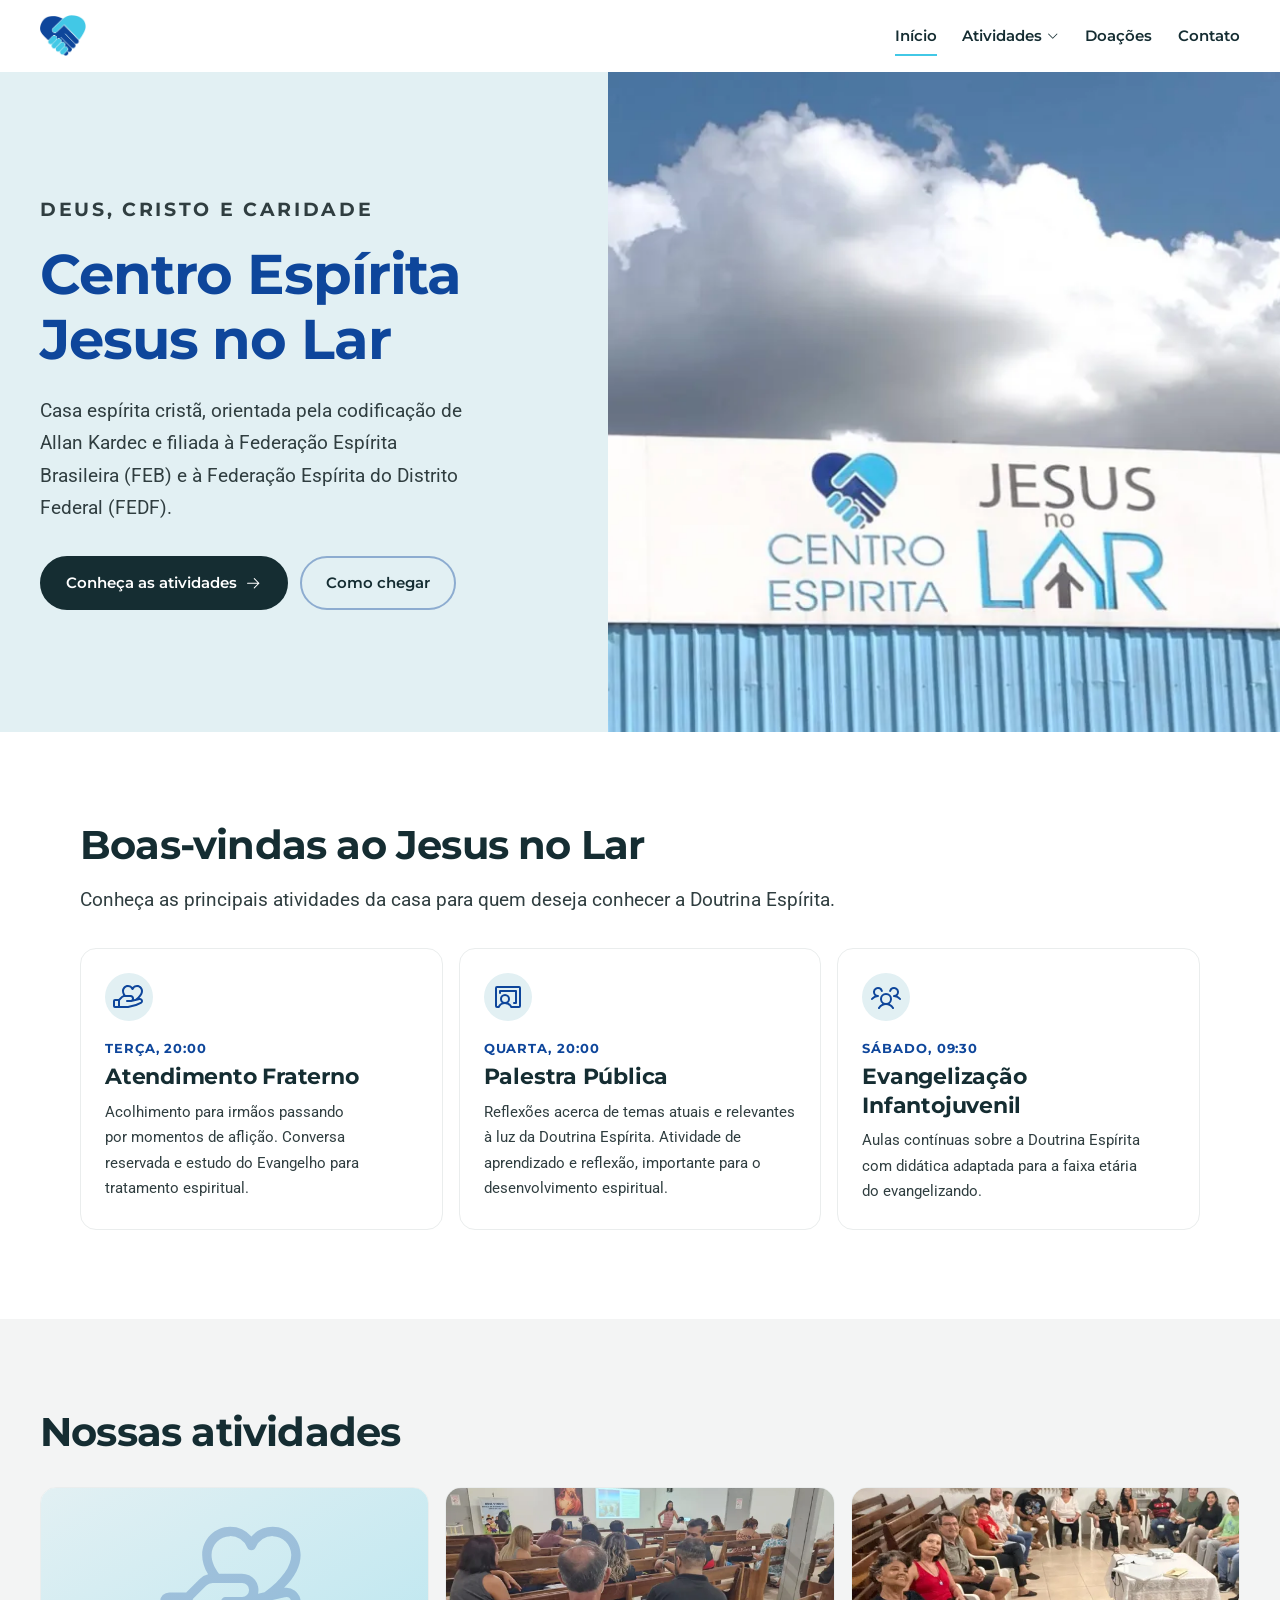
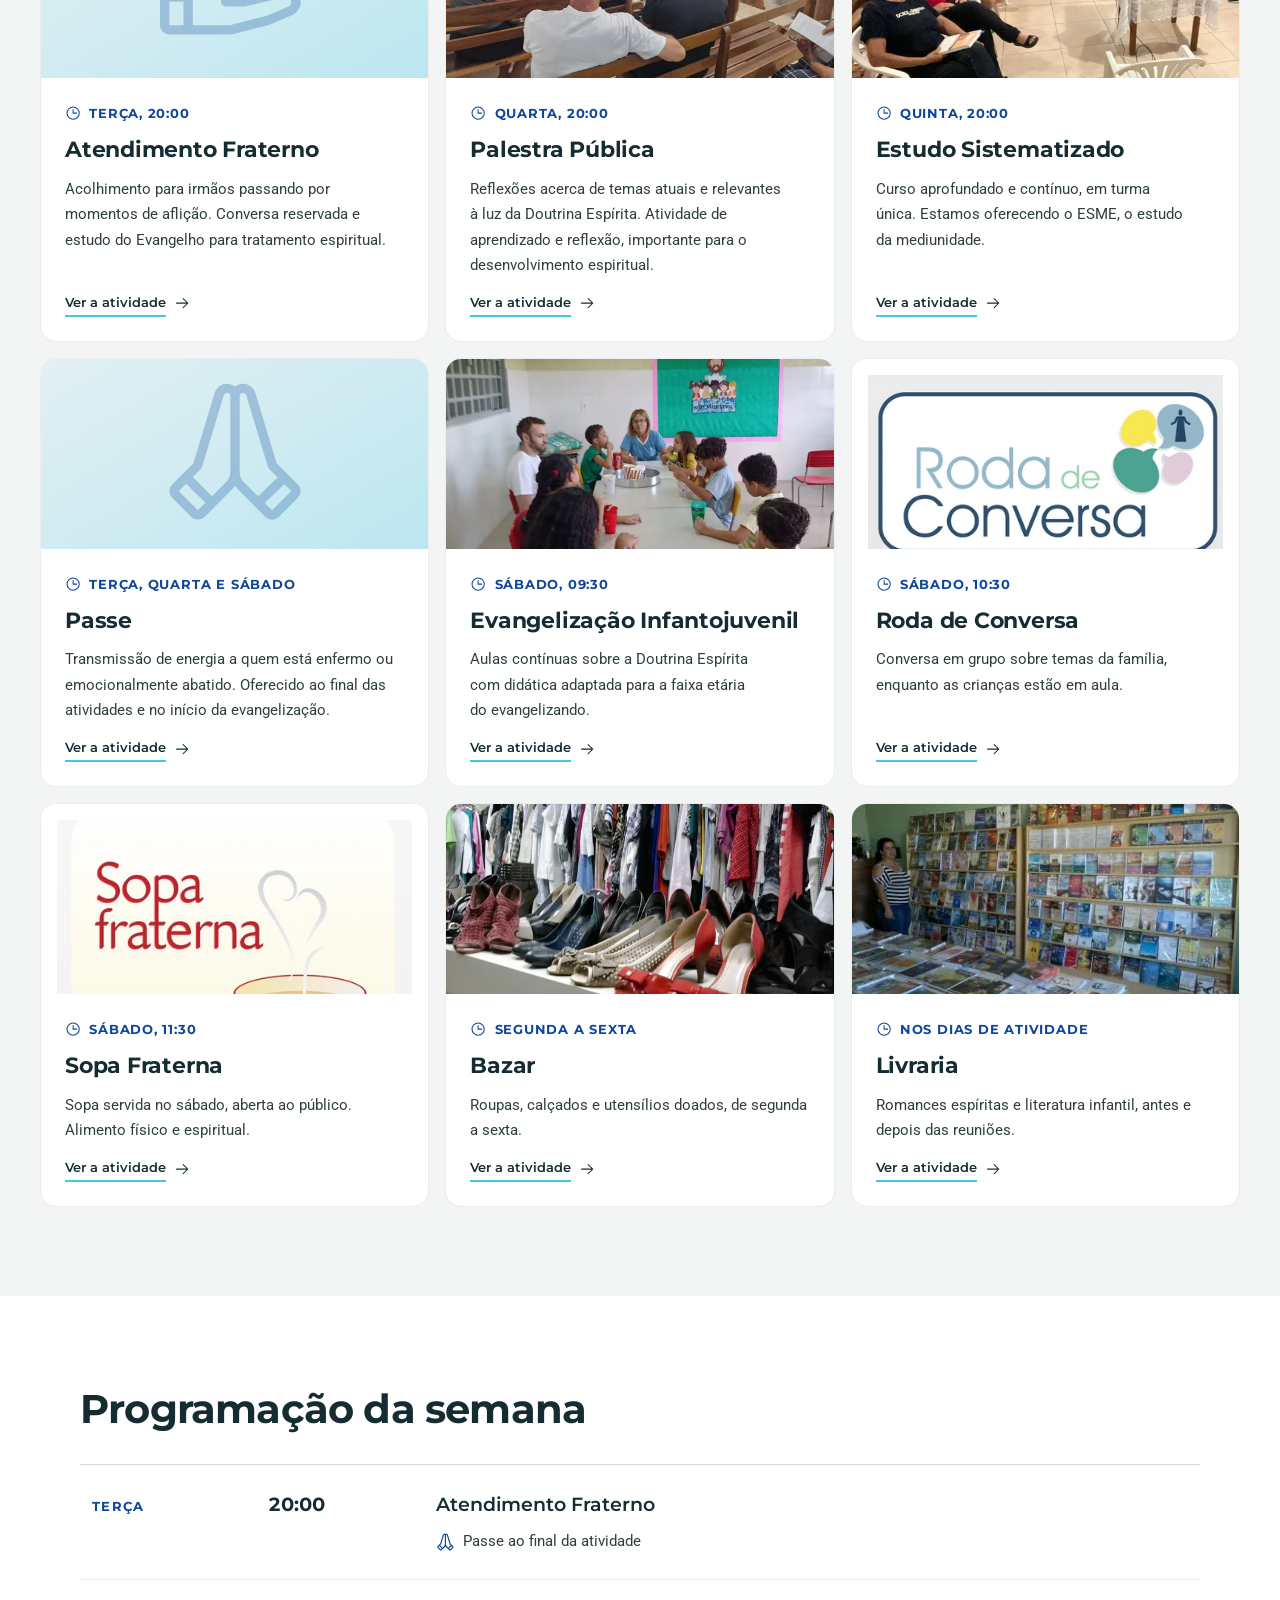
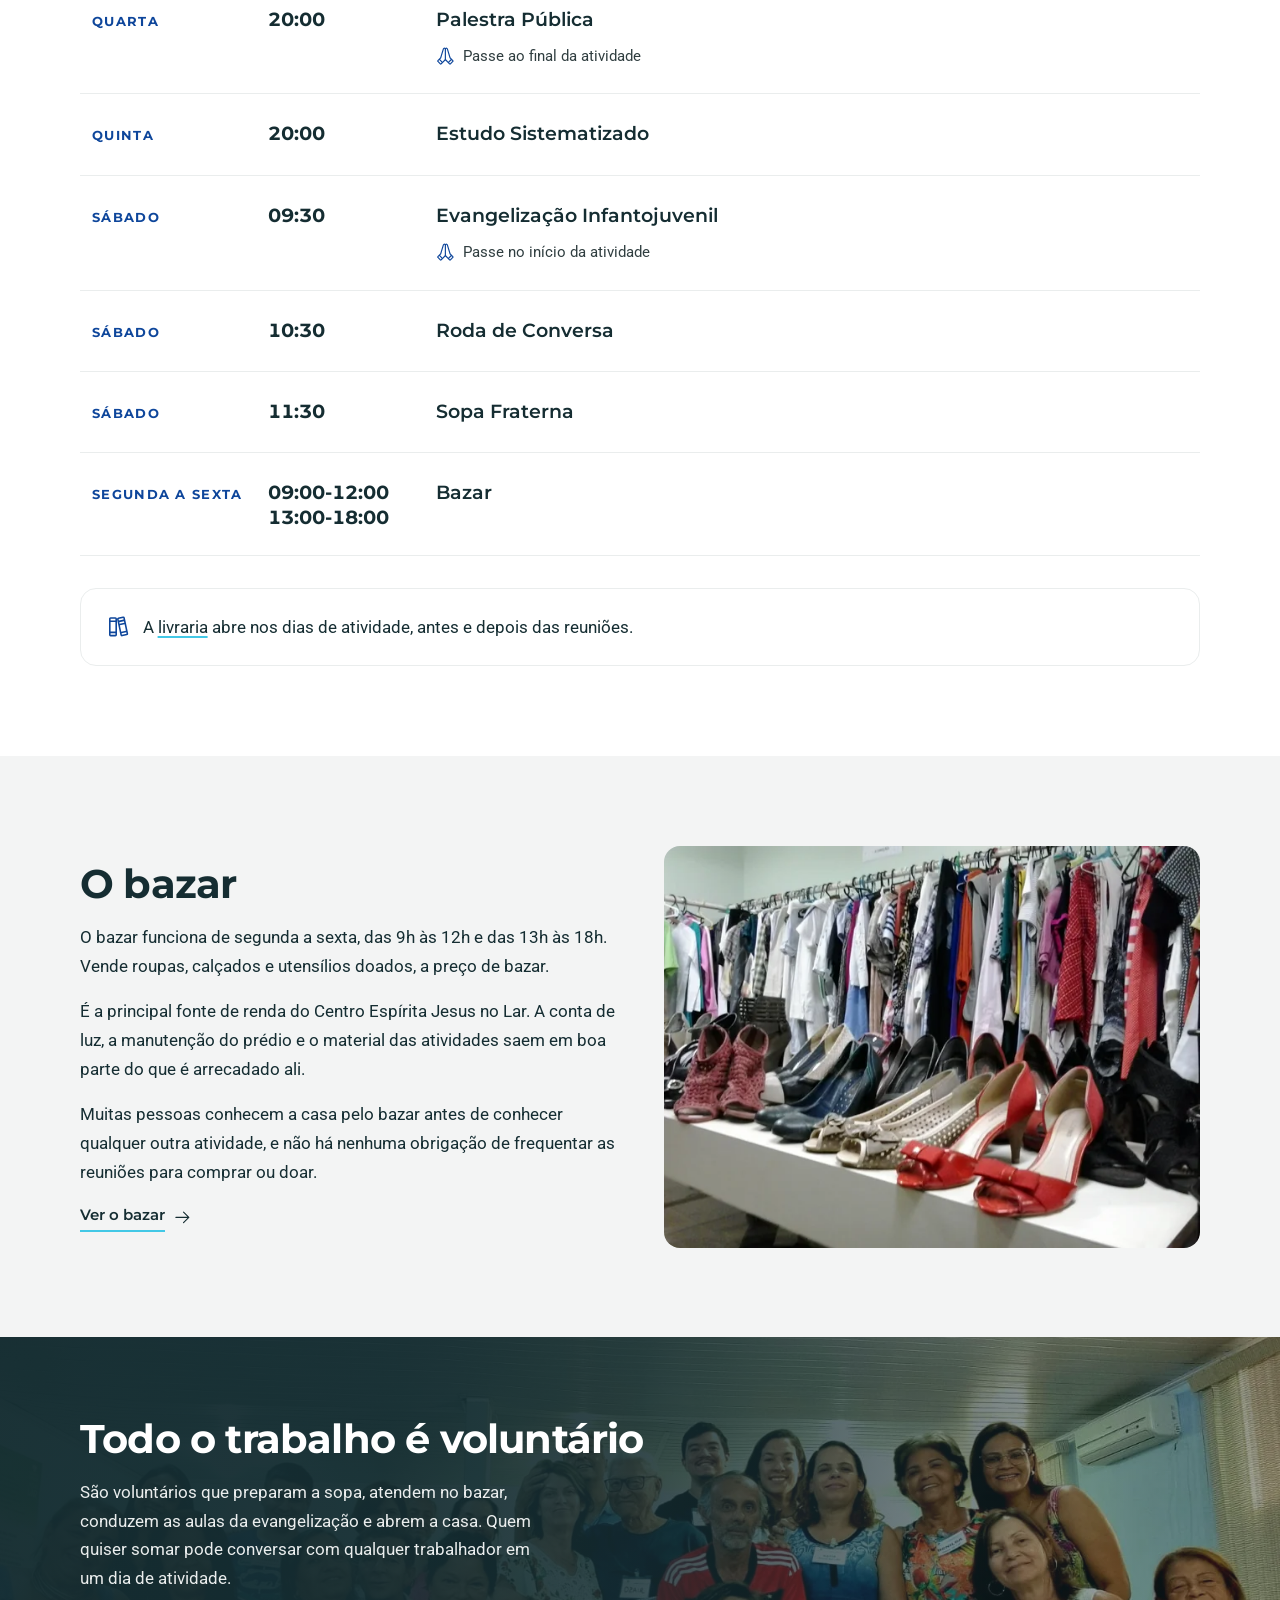
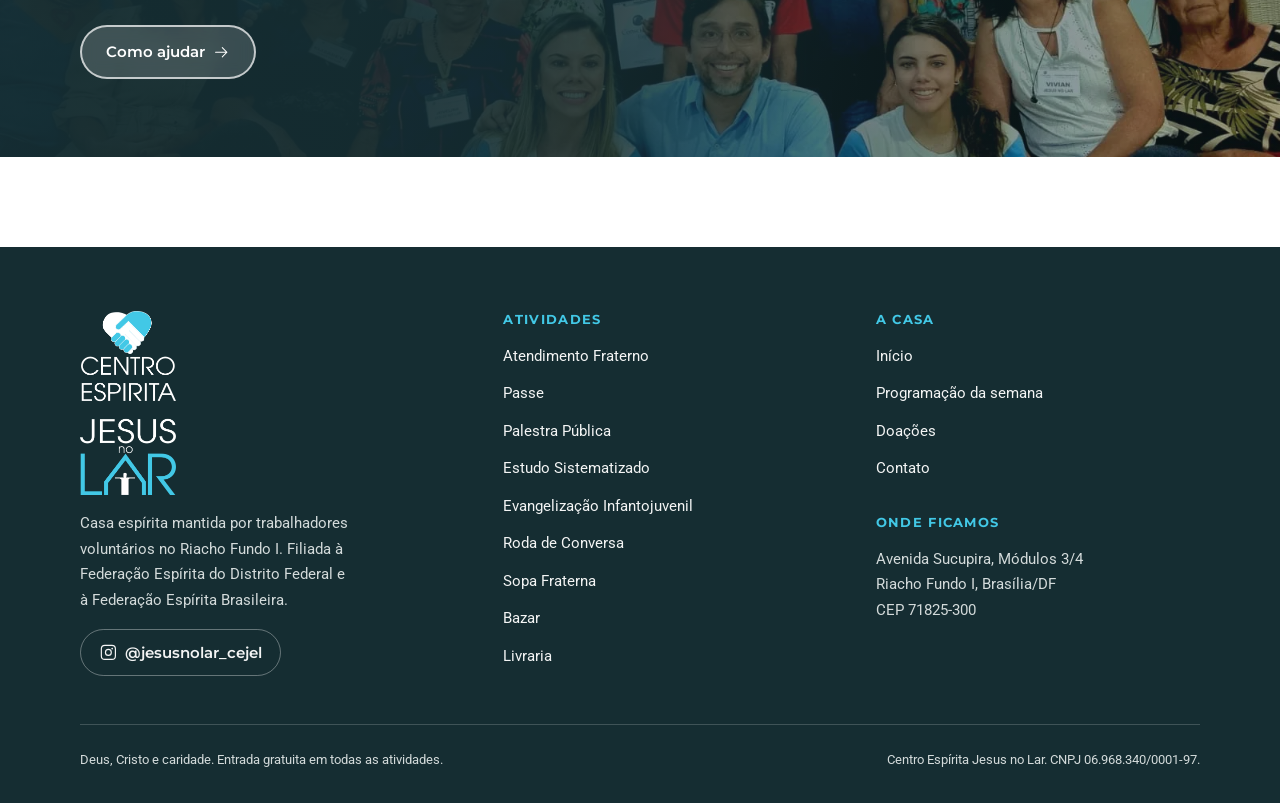
<file: index.html>
<!doctype html>
<html lang="pt-BR" class="no-js">
<head>
<meta charset="utf-8">
<meta name="viewport" content="width=device-width, initial-scale=1">
<title>Centro Espírita Jesus no Lar</title>
<meta name="description" content="Casa espírita cristã no Riacho Fundo I, Brasília, filiada à FEB e à FEDF. Atendimento fraterno, palestra pública, estudo sistematizado, evangelização infantojuvenil, sopa fraterna e bazar.">
<meta name="theme-color" content="#42c8e6">
<meta property="og:type" content="website">
<meta property="og:site_name" content="Centro Espírita Jesus no Lar">
<meta property="og:title" content="Centro Espírita Jesus no Lar">
<meta property="og:description" content="Casa espírita cristã no Riacho Fundo I, Brasília, filiada à FEB e à FEDF. Atendimento fraterno, palestra pública, estudo sistematizado, evangelização infantojuvenil, sopa fraterna e bazar.">
<meta property="og:locale" content="pt_BR">
<meta property="og:image" content="https://www.cejesusnolar.com.br/assets/img/fachada-1000.webp">
<link rel="icon" href="favicon.ico" sizes="32x32">
<link rel="icon" href="assets/logo/favicon-192.png" type="image/png" sizes="192x192">
<link rel="apple-touch-icon" href="assets/logo/favicon-180.png">
<link rel="preconnect" href="https://fonts.googleapis.com">
<link rel="preconnect" href="https://fonts.gstatic.com" crossorigin>
<link href="https://fonts.googleapis.com/css2?family=Montserrat:wght@500;600;700&family=Roboto:wght@400;500;700&display=swap" rel="stylesheet">
<link rel="stylesheet" href="assets/css/tokens.css">
<link rel="stylesheet" href="assets/css/base.css">
<link rel="stylesheet" href="assets/css/components.css">
</head>
<body>
<a class="skip-link" href="#conteudo">Ir para o conteúdo</a>
<span id="topo-sentinela" aria-hidden="true"></span>
<header class="site-header"><div class="header-inner"><a class="brand-lockup" href="index.html"><img src="assets/logo/cejel-marca.png" alt="" width="46" height="40"><span class="visually-hidden">Centro Espírita Jesus no Lar, ir para a página inicial</span></a><button class="nav-toggle" type="button" aria-expanded="false" aria-controls="nav-principal"><span class="visually-hidden nav-toggle-label">Abrir o menu</span><svg class="icon icon-lg nav-toggle-open" aria-hidden="true" focusable="false"><use href="#ph-list"/></svg><svg class="icon icon-lg nav-toggle-close" aria-hidden="true" focusable="false"><use href="#ph-x"/></svg></button><nav class="nav" id="nav-principal" data-collapsed="true" aria-label="Navegação principal"><a class="nav-link" href="index.html" aria-current="page">Início</a><div class="nav-item"><a class="nav-link" href="index.html#atividades">Atividades<svg class="icon nav-caret" aria-hidden="true" focusable="false"><use href="#ph-caret-down"/></svg></a><ul class="nav-menu"><li><a href="atividades/atendimento-fraterno/index.html"><svg class="icon" aria-hidden="true" focusable="false"><use href="#ph-hand-heart"/></svg>Atendimento Fraterno</a></li><li><a href="atividades/passe/index.html"><svg class="icon" aria-hidden="true" focusable="false"><use href="#ph-hands-praying"/></svg>Passe</a></li><li><a href="atividades/palestra-publica/index.html"><svg class="icon" aria-hidden="true" focusable="false"><use href="#ph-chalkboard-teacher"/></svg>Palestra Pública</a></li><li><a href="atividades/estudo-sistematizado/index.html"><svg class="icon" aria-hidden="true" focusable="false"><use href="#ph-book-open-text"/></svg>Estudo Sistematizado</a></li><li><a href="atividades/evangelizacao-infantojuvenil/index.html"><svg class="icon" aria-hidden="true" focusable="false"><use href="#ph-users-three"/></svg>Evangelização Infantojuvenil</a></li><li><a href="atividades/roda-de-conversa/index.html"><svg class="icon" aria-hidden="true" focusable="false"><use href="#ph-chats-circle"/></svg>Roda de Conversa</a></li><li><a href="atividades/sopa-fraterna/index.html"><svg class="icon" aria-hidden="true" focusable="false"><use href="#ph-bowl-food"/></svg>Sopa Fraterna</a></li><li><a href="atividades/bazar/index.html"><svg class="icon" aria-hidden="true" focusable="false"><use href="#ph-coat-hanger"/></svg>Bazar</a></li><li><a href="atividades/livraria/index.html"><svg class="icon" aria-hidden="true" focusable="false"><use href="#ph-books"/></svg>Livraria</a></li></ul></div><a class="nav-link" href="doacoes/index.html">Doações</a><a class="nav-link" href="contato/index.html">Contato</a></nav></div></header>
<main id="conteudo">

<section class="hero">
<div class="hero-panel">
<div>
<p class="hero-motto">Deus, Cristo e caridade</p>
<h1>Centro Espírita Jesus no Lar</h1>
</div>
<p>Casa espírita cristã, orientada pela codificação de Allan Kardec e filiada à Federação Espírita Brasileira (FEB) e à Federação Espírita do Distrito Federal (FEDF).</p>
<div class="hero-actions">
<a class="btn btn-primary" href="#atividades">Conheça as atividades <svg class="icon icon-arrow" aria-hidden="true" focusable="false"><use href="#ph-arrow-right"/></svg></a>
<a class="btn btn-quiet" href="contato/index.html">Como chegar</a>
</div>
</div>
<div class="hero-media"><img src="assets/img/fachada-1000.webp" srcset="assets/img/fachada-640.webp 640w, assets/img/fachada-1000.webp 1000w" sizes="(max-width: 900px) 100vw, 55vw" alt="Fachada do Centro Espírita Jesus no Lar, com a placa do centro sob um céu de nuvens" fetchpriority="high" decoding="async"></div>
</section>

<section class="section">
<div class="shell">
<div class="stack-lg">
<div class="stack reveal">
<h2>Boas-vindas ao Jesus no Lar</h2>
<p class="lede lede-larga">Conheça as principais atividades da casa para quem deseja conhecer a Doutrina Espírita.</p>
</div>
<div class="destaques" data-reveal-group>
<a class="destaque reveal" href="atividades/atendimento-fraterno/index.html"><span class="destaque-icone"><svg class="icon icon-lg" aria-hidden="true" focusable="false"><use href="#ph-hand-heart"/></svg></span><span><span class="destaque-quando">Terça, 20:00</span><h3>Atendimento Fraterno</h3><p>Acolhimento para irmãos passando por momentos de aflição. Conversa reservada e estudo do Evangelho para tratamento espiritual.</p></span></a><a class="destaque reveal" href="atividades/palestra-publica/index.html"><span class="destaque-icone"><svg class="icon icon-lg" aria-hidden="true" focusable="false"><use href="#ph-chalkboard-teacher"/></svg></span><span><span class="destaque-quando">Quarta, 20:00</span><h3>Palestra Pública</h3><p>Reflexões acerca de temas atuais e relevantes à luz da Doutrina Espírita. Atividade de aprendizado e reflexão, importante para o desenvolvimento espiritual.</p></span></a><a class="destaque reveal" href="atividades/evangelizacao-infantojuvenil/index.html"><span class="destaque-icone"><svg class="icon icon-lg" aria-hidden="true" focusable="false"><use href="#ph-users-three"/></svg></span><span><span class="destaque-quando">Sábado, 09:30</span><h3>Evangelização Infantojuvenil</h3><p>Aulas contínuas sobre a Doutrina Espírita com didática adaptada para a faixa etária do evangelizando.</p></span></a>
</div>
</div>
</div>
</section>

<section class="section section-tint" id="atividades">
<div class="shell-wide">
<div class="stack-lg">
<h2 class="reveal">Nossas atividades</h2>
<div class="activity-grid">
<a class="activity-card reveal" href="atividades/atendimento-fraterno/index.html">
<div class="activity-cover activity-cover-type"><svg class="icon icon-watermark" aria-hidden="true" focusable="false"><use href="#ph-hand-heart"/></svg></div>
<div class="activity-body">
<span class="activity-when"><svg class="icon" aria-hidden="true" focusable="false"><use href="#ph-clock"/></svg>Terça, 20:00</span>
<h3>Atendimento Fraterno</h3>
<p>Acolhimento para irmãos passando por momentos de aflição. Conversa reservada e estudo do Evangelho para tratamento espiritual.</p>
<span class="link-forward"><span class="link-forward-text">Ver a atividade</span> <svg class="icon icon-arrow" aria-hidden="true" focusable="false"><use href="#ph-arrow-right"/></svg></span>
</div>
</a><a class="activity-card reveal" href="atividades/palestra-publica/index.html">
<div class="activity-cover"><img src="assets/img/estudo-1600.webp" srcset="assets/img/estudo-640.webp 640w, assets/img/estudo-1000.webp 1000w, assets/img/estudo-1600.webp 1600w" sizes="(max-width: 620px) 100vw, 50vw" alt="Turma reunida nos bancos do salão, acompanhando uma projeção" loading="lazy" decoding="async"></div>
<div class="activity-body">
<span class="activity-when"><svg class="icon" aria-hidden="true" focusable="false"><use href="#ph-clock"/></svg>Quarta, 20:00</span>
<h3>Palestra Pública</h3>
<p>Reflexões acerca de temas atuais e relevantes à luz da Doutrina Espírita. Atividade de aprendizado e reflexão, importante para o desenvolvimento espiritual.</p>
<span class="link-forward"><span class="link-forward-text">Ver a atividade</span> <svg class="icon icon-arrow" aria-hidden="true" focusable="false"><use href="#ph-arrow-right"/></svg></span>
</div>
</a><a class="activity-card reveal" href="atividades/estudo-sistematizado/index.html">
<div class="activity-cover"><img src="assets/img/reuniao-1180.webp" srcset="assets/img/reuniao-640.webp 640w, assets/img/reuniao-900.webp 900w, assets/img/reuniao-1180.webp 1180w" sizes="(max-width: 620px) 100vw, 50vw" alt="Pessoas sentadas em círculo no salão da casa, com livros nas mãos" loading="lazy" decoding="async"></div>
<div class="activity-body">
<span class="activity-when"><svg class="icon" aria-hidden="true" focusable="false"><use href="#ph-clock"/></svg>Quinta, 20:00</span>
<h3>Estudo Sistematizado</h3>
<p>Curso aprofundado e contínuo, em turma única. Estamos oferecendo o ESME, o estudo da mediunidade.</p>
<span class="link-forward"><span class="link-forward-text">Ver a atividade</span> <svg class="icon icon-arrow" aria-hidden="true" focusable="false"><use href="#ph-arrow-right"/></svg></span>
</div>
</a><a class="activity-card reveal" href="atividades/passe/index.html">
<div class="activity-cover activity-cover-type"><svg class="icon icon-watermark" aria-hidden="true" focusable="false"><use href="#ph-hands-praying"/></svg></div>
<div class="activity-body">
<span class="activity-when"><svg class="icon" aria-hidden="true" focusable="false"><use href="#ph-clock"/></svg>Terça, quarta e sábado</span>
<h3>Passe</h3>
<p>Transmissão de energia a quem está enfermo ou emocionalmente abatido. Oferecido ao final das atividades e no início da evangelização.</p>
<span class="link-forward"><span class="link-forward-text">Ver a atividade</span> <svg class="icon icon-arrow" aria-hidden="true" focusable="false"><use href="#ph-arrow-right"/></svg></span>
</div>
</a><a class="activity-card reveal" href="atividades/evangelizacao-infantojuvenil/index.html">
<div class="activity-cover"><img src="assets/img/evangelizacao-780.webp" srcset="assets/img/evangelizacao-640.webp 640w, assets/img/evangelizacao-780.webp 780w" sizes="(max-width: 620px) 100vw, 50vw" alt="Voluntária sentada no tapete da sala de evangelização com um grupo de crianças" loading="lazy" decoding="async"></div>
<div class="activity-body">
<span class="activity-when"><svg class="icon" aria-hidden="true" focusable="false"><use href="#ph-clock"/></svg>Sábado, 09:30</span>
<h3>Evangelização Infantojuvenil</h3>
<p>Aulas contínuas sobre a Doutrina Espírita com didática adaptada para a faixa etária do evangelizando.</p>
<span class="link-forward"><span class="link-forward-text">Ver a atividade</span> <svg class="icon icon-arrow" aria-hidden="true" focusable="false"><use href="#ph-arrow-right"/></svg></span>
</div>
</a><a class="activity-card reveal" href="atividades/roda-de-conversa/index.html">
<div class="activity-cover activity-cover-logo"><img src="assets/img/logo-roda-de-conversa.webp" alt="Marca da Roda de Conversa, com balões de fala e figuras de um adulto e uma criança" loading="lazy" decoding="async"></div>
<div class="activity-body">
<span class="activity-when"><svg class="icon" aria-hidden="true" focusable="false"><use href="#ph-clock"/></svg>Sábado, 10:30</span>
<h3>Roda de Conversa</h3>
<p>Conversa em grupo sobre temas da família, enquanto as crianças estão em aula.</p>
<span class="link-forward"><span class="link-forward-text">Ver a atividade</span> <svg class="icon icon-arrow" aria-hidden="true" focusable="false"><use href="#ph-arrow-right"/></svg></span>
</div>
</a><a class="activity-card reveal" href="atividades/sopa-fraterna/index.html">
<div class="activity-cover activity-cover-logo"><img src="assets/img/logo-sopa-fraterna.webp" alt="Marca da Sopa Fraterna, com uma panela vermelha e o vapor formando um coração" loading="lazy" decoding="async"></div>
<div class="activity-body">
<span class="activity-when"><svg class="icon" aria-hidden="true" focusable="false"><use href="#ph-clock"/></svg>Sábado, 11:30</span>
<h3>Sopa Fraterna</h3>
<p>Sopa servida no sábado, aberta ao público. Alimento físico e espiritual.</p>
<span class="link-forward"><span class="link-forward-text">Ver a atividade</span> <svg class="icon icon-arrow" aria-hidden="true" focusable="false"><use href="#ph-arrow-right"/></svg></span>
</div>
</a><a class="activity-card reveal" href="atividades/bazar/index.html">
<div class="activity-cover"><img src="assets/img/bazar-1600.webp" srcset="assets/img/bazar-640.webp 640w, assets/img/bazar-1000.webp 1000w, assets/img/bazar-1600.webp 1600w" sizes="(max-width: 620px) 100vw, 50vw" alt="Araras de roupas e sapatos organizados sobre uma mesa no bazar da casa" loading="lazy" decoding="async"></div>
<div class="activity-body">
<span class="activity-when"><svg class="icon" aria-hidden="true" focusable="false"><use href="#ph-clock"/></svg>Segunda a sexta</span>
<h3>Bazar</h3>
<p>Roupas, calçados e utensílios doados, de segunda a sexta.</p>
<span class="link-forward"><span class="link-forward-text">Ver a atividade</span> <svg class="icon icon-arrow" aria-hidden="true" focusable="false"><use href="#ph-arrow-right"/></svg></span>
</div>
</a><a class="activity-card reveal" href="atividades/livraria/index.html">
<div class="activity-cover"><img src="assets/img/livraria-400.webp" alt="Estantes com livros espíritas expostos na livraria da casa" loading="lazy" decoding="async"></div>
<div class="activity-body">
<span class="activity-when"><svg class="icon" aria-hidden="true" focusable="false"><use href="#ph-clock"/></svg>Nos dias de atividade</span>
<h3>Livraria</h3>
<p>Romances espíritas e literatura infantil, antes e depois das reuniões.</p>
<span class="link-forward"><span class="link-forward-text">Ver a atividade</span> <svg class="icon icon-arrow" aria-hidden="true" focusable="false"><use href="#ph-arrow-right"/></svg></span>
</div>
</a>
</div>
</div>
</div>
</section>

<section class="section" id="programacao">
<div class="shell">
<div class="stack-lg">
<h2 class="reveal">Programação da semana</h2>
<div class="agenda" data-reveal-group><a class="agenda-item reveal" href="atividades/atendimento-fraterno/index.html"><span class="agenda-dia">Terça</span><span class="agenda-hora">20:00</span><span class="agenda-nome">Atendimento Fraterno</span><span class="agenda-passe"><svg class="icon" aria-hidden="true" focusable="false"><use href="#ph-hands-praying"/></svg>Passe ao final da atividade</span></a><a class="agenda-item reveal" href="atividades/palestra-publica/index.html"><span class="agenda-dia">Quarta</span><span class="agenda-hora">20:00</span><span class="agenda-nome">Palestra Pública</span><span class="agenda-passe"><svg class="icon" aria-hidden="true" focusable="false"><use href="#ph-hands-praying"/></svg>Passe ao final da atividade</span></a><a class="agenda-item reveal" href="atividades/estudo-sistematizado/index.html"><span class="agenda-dia">Quinta</span><span class="agenda-hora">20:00</span><span class="agenda-nome">Estudo Sistematizado</span></a><a class="agenda-item reveal" href="atividades/evangelizacao-infantojuvenil/index.html"><span class="agenda-dia">Sábado</span><span class="agenda-hora">09:30</span><span class="agenda-nome">Evangelização Infantojuvenil</span><span class="agenda-passe"><svg class="icon" aria-hidden="true" focusable="false"><use href="#ph-hands-praying"/></svg>Passe no início da atividade</span></a><a class="agenda-item reveal" href="atividades/roda-de-conversa/index.html"><span class="agenda-dia">Sábado</span><span class="agenda-hora">10:30</span><span class="agenda-nome">Roda de Conversa</span></a><a class="agenda-item reveal" href="atividades/sopa-fraterna/index.html"><span class="agenda-dia">Sábado</span><span class="agenda-hora">11:30</span><span class="agenda-nome">Sopa Fraterna</span></a><a class="agenda-item reveal" href="atividades/bazar/index.html"><span class="agenda-dia">Segunda a sexta</span><span class="agenda-hora">09:00-12:00<br>13:00-18:00</span><span class="agenda-nome">Bazar</span></a></div><div class="agenda-nota reveal"><svg class="icon icon-lg" aria-hidden="true" focusable="false"><use href="#ph-books"/></svg><p>A <a href="atividades/livraria/index.html">livraria</a> abre nos dias de atividade, antes e depois das reuniões.</p></div>
</div>
</div>
</section>

<section class="section section-tint">
<div class="shell">
<div class="feature">
<div class="stack">
<h2 class="reveal">O bazar</h2>
<div class="stack reveal">
<p>O bazar funciona de segunda a sexta, das 9h às 12h e das 13h às 18h. Vende roupas, calçados e utensílios doados, a preço de bazar.</p>
<p>É a principal fonte de renda do Centro Espírita Jesus no Lar. A conta de luz, a manutenção do prédio e o material das atividades saem em boa parte do que é arrecadado ali.</p>
<p>Muitas pessoas conhecem a casa pelo bazar antes de conhecer qualquer outra atividade, e não há nenhuma obrigação de frequentar as reuniões para comprar ou doar.</p>
<a class="link-forward" href="atividades/bazar/index.html"><span class="link-forward-text">Ver o bazar</span> <svg class="icon icon-arrow" aria-hidden="true" focusable="false"><use href="#ph-arrow-right"/></svg></a>
</div>
</div>
<figure class="feature-media reveal"><img src="assets/img/bazar-1600.webp" srcset="assets/img/bazar-640.webp 640w, assets/img/bazar-1000.webp 1000w, assets/img/bazar-1600.webp 1600w" sizes="(max-width: 900px) 100vw, 50vw" alt="Araras de roupas e sapatos organizados sobre uma mesa no bazar da casa" loading="lazy" decoding="async"></figure>
</div>
</div>
</section>

<section class="band">
<div class="band-media"><img src="assets/img/comunidade-1600.webp" srcset="assets/img/comunidade-640.webp 640w, assets/img/comunidade-1000.webp 1000w, assets/img/comunidade-1600.webp 1600w" sizes="100vw" alt="Grupo de trabalhadores voluntários da casa reunidos no salão" loading="lazy" decoding="async"></div>
<div class="shell band-body">
<div class="stack">
<h2 style="max-width:24ch">Todo o trabalho é voluntário</h2>
<p>São voluntários que preparam a sopa, atendem no bazar, conduzem as aulas da evangelização e abrem a casa. Quem quiser somar pode conversar com qualquer trabalhador em um dia de atividade.</p>
<a class="btn btn-on-media" href="doacoes/index.html">Como ajudar <svg class="icon icon-arrow" aria-hidden="true" focusable="false"><use href="#ph-arrow-right"/></svg></a>
</div>
</div>
</section>

<svg aria-hidden="true" style="position:absolute;width:0;height:0;overflow:hidden"><defs><symbol id="ph-hand-heart" viewBox="0 0 256 256" fill="currentColor"><path d="M230.33,141.06a24.34,24.34,0,0,0-18.61-4.77C230.5,117.33,240,98.48,240,80c0-26.47-21.29-48-47.46-48A47.58,47.58,0,0,0,156,48.75,47.58,47.58,0,0,0,119.46,32C93.29,32,72,53.53,72,80c0,11,3.24,21.69,10.06,33a31.87,31.87,0,0,0-14.75,8.4L44.69,144H16A16,16,0,0,0,0,160v40a16,16,0,0,0,16,16H120a7.93,7.93,0,0,0,1.94-.24l64-16a6.94,6.94,0,0,0,1.19-.4L226,182.82l.44-.2a24.6,24.6,0,0,0,3.93-41.56ZM119.46,48A31.15,31.15,0,0,1,148.6,67a8,8,0,0,0,14.8,0,31.15,31.15,0,0,1,29.14-19C209.59,48,224,62.65,224,80c0,19.51-15.79,41.58-45.66,63.9l-11.09,2.55A28,28,0,0,0,140,112H100.68C92.05,100.36,88,90.12,88,80,88,62.65,102.41,48,119.46,48ZM16,160H40v40H16Zm203.43,8.21-38,16.18L119,200H56V155.31l22.63-22.62A15.86,15.86,0,0,1,89.94,128H140a12,12,0,0,1,0,24H112a8,8,0,0,0,0,16h32a8.32,8.32,0,0,0,1.79-.2l67-15.41.31-.08a8.6,8.6,0,0,1,6.3,15.9Z"/></symbol><symbol id="ph-hands-praying" viewBox="0 0 256 256" fill="currentColor"><path d="M235.32,180l-36.24-36.25L162.62,23.46A21.76,21.76,0,0,0,128,12.93,21.76,21.76,0,0,0,93.38,23.46L56.92,143.76,20.68,180a16,16,0,0,0,0,22.62l32.69,32.69a16,16,0,0,0,22.63,0L124.28,187a40.68,40.68,0,0,0,3.72-4.29,40.68,40.68,0,0,0,3.72,4.29L180,235.32a16,16,0,0,0,22.63,0l32.69-32.69A16,16,0,0,0,235.32,180ZM64.68,224,32,191.32l12.69-12.69,32.69,32.69ZM120,158.75a23.85,23.85,0,0,1-7,17L88.68,200,56,167.32l13.65-13.66a8,8,0,0,0,2-3.34l37-122.22A5.78,5.78,0,0,1,120,29.78Zm23,17a23.85,23.85,0,0,1-7-17v-129a5.78,5.78,0,0,1,11.31-1.68l37,122.22a8,8,0,0,0,2,3.34l14.49,14.49-33.4,32ZM191.32,224l-12.56-12.57,33.39-32L224,191.32Z"/></symbol><symbol id="ph-chalkboard-teacher" viewBox="0 0 256 256" fill="currentColor"><path d="M216,40H40A16,16,0,0,0,24,56V200a16,16,0,0,0,16,16H53.39a8,8,0,0,0,7.23-4.57,48,48,0,0,1,86.76,0,8,8,0,0,0,7.23,4.57H216a16,16,0,0,0,16-16V56A16,16,0,0,0,216,40ZM80,144a24,24,0,1,1,24,24A24,24,0,0,1,80,144Zm136,56H159.43a64.39,64.39,0,0,0-28.83-26.16,40,40,0,1,0-53.2,0A64.39,64.39,0,0,0,48.57,200H40V56H216ZM56,96V80a8,8,0,0,1,8-8H192a8,8,0,0,1,8,8v96a8,8,0,0,1-8,8H176a8,8,0,0,1,0-16h8V88H72v8a8,8,0,0,1-16,0Z"/></symbol><symbol id="ph-book-open-text" viewBox="0 0 256 256" fill="currentColor"><path d="M232,48H160a40,40,0,0,0-32,16A40,40,0,0,0,96,48H24a8,8,0,0,0-8,8V200a8,8,0,0,0,8,8H96a24,24,0,0,1,24,24,8,8,0,0,0,16,0,24,24,0,0,1,24-24h72a8,8,0,0,0,8-8V56A8,8,0,0,0,232,48ZM96,192H32V64H96a24,24,0,0,1,24,24V200A39.81,39.81,0,0,0,96,192Zm128,0H160a39.81,39.81,0,0,0-24,8V88a24,24,0,0,1,24-24h64ZM160,88h40a8,8,0,0,1,0,16H160a8,8,0,0,1,0-16Zm48,40a8,8,0,0,1-8,8H160a8,8,0,0,1,0-16h40A8,8,0,0,1,208,128Zm0,32a8,8,0,0,1-8,8H160a8,8,0,0,1,0-16h40A8,8,0,0,1,208,160Z"/></symbol><symbol id="ph-users-three" viewBox="0 0 256 256" fill="currentColor"><path d="M244.8,150.4a8,8,0,0,1-11.2-1.6A51.6,51.6,0,0,0,192,128a8,8,0,0,1-7.37-4.89,8,8,0,0,1,0-6.22A8,8,0,0,1,192,112a24,24,0,1,0-23.24-30,8,8,0,1,1-15.5-4A40,40,0,1,1,219,117.51a67.94,67.94,0,0,1,27.43,21.68A8,8,0,0,1,244.8,150.4ZM190.92,212a8,8,0,1,1-13.84,8,57,57,0,0,0-98.16,0,8,8,0,1,1-13.84-8,72.06,72.06,0,0,1,33.74-29.92,48,48,0,1,1,58.36,0A72.06,72.06,0,0,1,190.92,212ZM128,176a32,32,0,1,0-32-32A32,32,0,0,0,128,176ZM72,120a8,8,0,0,0-8-8A24,24,0,1,1,87.24,82a8,8,0,1,0,15.5-4A40,40,0,1,0,37,117.51,67.94,67.94,0,0,0,9.6,139.19a8,8,0,1,0,12.8,9.61A51.6,51.6,0,0,1,64,128,8,8,0,0,0,72,120Z"/></symbol><symbol id="ph-chats-circle" viewBox="0 0 256 256" fill="currentColor"><path d="M232.07,186.76a80,80,0,0,0-62.5-114.17A80,80,0,1,0,23.93,138.76l-7.27,24.71a16,16,0,0,0,19.87,19.87l24.71-7.27a80.39,80.39,0,0,0,25.18,7.35,80,80,0,0,0,108.34,40.65l24.71,7.27a16,16,0,0,0,19.87-19.86ZM62,159.5a8.28,8.28,0,0,0-2.26.32L32,168l8.17-27.76a8,8,0,0,0-.63-6,64,64,0,1,1,26.26,26.26A8,8,0,0,0,62,159.5Zm153.79,28.73L224,216l-27.76-8.17a8,8,0,0,0-6,.63,64.05,64.05,0,0,1-85.87-24.88A79.93,79.93,0,0,0,174.7,89.71a64,64,0,0,1,41.75,92.48A8,8,0,0,0,215.82,188.23Z"/></symbol><symbol id="ph-bowl-food" viewBox="0 0 256 256" fill="currentColor"><path d="M224,104h-8.37a88,88,0,0,0-175.26,0H32a8,8,0,0,0-8,8,104.35,104.35,0,0,0,56,92.28V208a16,16,0,0,0,16,16h64a16,16,0,0,0,16-16v-3.72A104.35,104.35,0,0,0,232,112,8,8,0,0,0,224,104Zm-24.46,0H148.12a71.84,71.84,0,0,1,41.27-29.57A71.45,71.45,0,0,1,199.54,104ZM173.48,56.23q2.75,2.25,5.27,4.75a87.92,87.92,0,0,0-49.15,43H100.1A72.26,72.26,0,0,1,168,56C169.83,56,171.66,56.09,173.48,56.23ZM128,40a71.87,71.87,0,0,1,19,2.57A88.36,88.36,0,0,0,83.33,104H56.46A72.08,72.08,0,0,1,128,40Zm36.66,152A8,8,0,0,0,160,199.3V208H96v-8.7A8,8,0,0,0,91.34,192a88.29,88.29,0,0,1-51-72H215.63A88.29,88.29,0,0,1,164.66,192Z"/></symbol><symbol id="ph-coat-hanger" viewBox="0 0 256 256" fill="currentColor"><path d="M241.57,171.2,141.33,96l23.46-17.6A8,8,0,0,0,168,72a40,40,0,1,0-80,0,8,8,0,0,0,16,0,24,24,0,0,1,47.69-3.78L123.34,89.49l-.28.21L14.43,171.2A16,16,0,0,0,24,200H232a16,16,0,0,0,9.6-28.8ZM232,184H24l104-78,104,78Z"/></symbol><symbol id="ph-books" viewBox="0 0 256 256" fill="currentColor"><path d="M231.65,194.55,198.46,36.75a16,16,0,0,0-19-12.39L132.65,34.42a16.08,16.08,0,0,0-12.3,19l33.19,157.8A16,16,0,0,0,169.16,224a16.25,16.25,0,0,0,3.38-.36l46.81-10.06A16.09,16.09,0,0,0,231.65,194.55ZM136,50.15c0-.06,0-.09,0-.09l46.8-10,3.33,15.87L139.33,66Zm6.62,31.47,46.82-10.05,3.34,15.9L146,97.53Zm6.64,31.57,46.82-10.06,13.3,63.24-46.82,10.06ZM216,197.94l-46.8,10-3.33-15.87L212.67,182,216,197.85C216,197.91,216,197.94,216,197.94ZM104,32H56A16,16,0,0,0,40,48V208a16,16,0,0,0,16,16h48a16,16,0,0,0,16-16V48A16,16,0,0,0,104,32ZM56,48h48V64H56Zm0,32h48v96H56Zm48,128H56V192h48v16Z"/></symbol><symbol id="ph-caret-down" viewBox="0 0 256 256" fill="currentColor"><path d="M213.66,101.66l-80,80a8,8,0,0,1-11.32,0l-80-80A8,8,0,0,1,53.66,90.34L128,164.69l74.34-74.35a8,8,0,0,1,11.32,11.32Z"/></symbol><symbol id="ph-list" viewBox="0 0 256 256" fill="currentColor"><path d="M224,128a8,8,0,0,1-8,8H40a8,8,0,0,1,0-16H216A8,8,0,0,1,224,128ZM40,72H216a8,8,0,0,0,0-16H40a8,8,0,0,0,0,16ZM216,184H40a8,8,0,0,0,0,16H216a8,8,0,0,0,0-16Z"/></symbol><symbol id="ph-x" viewBox="0 0 256 256" fill="currentColor"><path d="M205.66,194.34a8,8,0,0,1-11.32,11.32L128,139.31,61.66,205.66a8,8,0,0,1-11.32-11.32L116.69,128,50.34,61.66A8,8,0,0,1,61.66,50.34L128,116.69l66.34-66.35a8,8,0,0,1,11.32,11.32L139.31,128Z"/></symbol><symbol id="ph-clock" viewBox="0 0 256 256" fill="currentColor"><path d="M128,24A104,104,0,1,0,232,128,104.11,104.11,0,0,0,128,24Zm0,192a88,88,0,1,1,88-88A88.1,88.1,0,0,1,128,216Zm64-88a8,8,0,0,1-8,8H128a8,8,0,0,1-8-8V72a8,8,0,0,1,16,0v48h48A8,8,0,0,1,192,128Z"/></symbol><symbol id="ph-arrow-right" viewBox="0 0 256 256" fill="currentColor"><path d="M221.66,133.66l-72,72a8,8,0,0,1-11.32-11.32L196.69,136H40a8,8,0,0,1,0-16H196.69L138.34,61.66a8,8,0,0,1,11.32-11.32l72,72A8,8,0,0,1,221.66,133.66Z"/></symbol><symbol id="ph-instagram-logo" viewBox="0 0 256 256" fill="currentColor"><path d="M128,80a48,48,0,1,0,48,48A48.05,48.05,0,0,0,128,80Zm0,80a32,32,0,1,1,32-32A32,32,0,0,1,128,160ZM176,24H80A56.06,56.06,0,0,0,24,80v96a56.06,56.06,0,0,0,56,56h96a56.06,56.06,0,0,0,56-56V80A56.06,56.06,0,0,0,176,24Zm40,152a40,40,0,0,1-40,40H80a40,40,0,0,1-40-40V80A40,40,0,0,1,80,40h96a40,40,0,0,1,40,40ZM192,76a12,12,0,1,1-12-12A12,12,0,0,1,192,76Z"/></symbol></defs></svg></main>
<footer class="site-footer">
<div class="shell">
<div class="footer-top">
<div class="footer-brand">
<img src="assets/logo/cejel-logo-claro.png" alt="Centro Espírita Jesus no Lar" width="132">
<p>Casa espírita mantida por trabalhadores voluntários no Riacho Fundo I. Filiada à Federação Espírita do Distrito Federal e à Federação Espírita Brasileira.</p>
<a class="footer-social" href="https://www.instagram.com/jesusnolar_cejel/" rel="noopener"><svg class="icon" aria-hidden="true" focusable="false"><use href="#ph-instagram-logo"/></svg>@jesusnolar_cejel</a>
</div>
<div class="footer-col">
<h4>Atividades</h4>
<ul><li><a href="atividades/atendimento-fraterno/index.html">Atendimento Fraterno</a></li><li><a href="atividades/passe/index.html">Passe</a></li><li><a href="atividades/palestra-publica/index.html">Palestra Pública</a></li><li><a href="atividades/estudo-sistematizado/index.html">Estudo Sistematizado</a></li><li><a href="atividades/evangelizacao-infantojuvenil/index.html">Evangelização Infantojuvenil</a></li><li><a href="atividades/roda-de-conversa/index.html">Roda de Conversa</a></li><li><a href="atividades/sopa-fraterna/index.html">Sopa Fraterna</a></li><li><a href="atividades/bazar/index.html">Bazar</a></li><li><a href="atividades/livraria/index.html">Livraria</a></li></ul>
</div>
<div class="footer-col">
<h4>A casa</h4>
<ul>
<li><a href="index.html">Início</a></li>
<li><a href="index.html#programacao">Programação da semana</a></li>
<li><a href="doacoes/index.html">Doações</a></li>
<li><a href="contato/index.html">Contato</a></li>
</ul>
<h4 style="margin-top:var(--space-6)">Onde ficamos</h4>
<address style="font-size:var(--text-sm);font-style:normal;color:var(--light-4)">
Avenida Sucupira, Módulos 3/4<br>Riacho Fundo I, Brasília/DF<br>CEP 71825-300
</address>
</div>
</div>
<div class="footer-bottom">
<p>Deus, Cristo e caridade. Entrada gratuita em todas as atividades.</p>
<p>Centro Espírita Jesus no Lar. CNPJ 06.968.340/0001-97.</p>
</div>
</div>
</footer>
<script src="assets/js/site.js" defer></script>
</body>
</html>
</file>
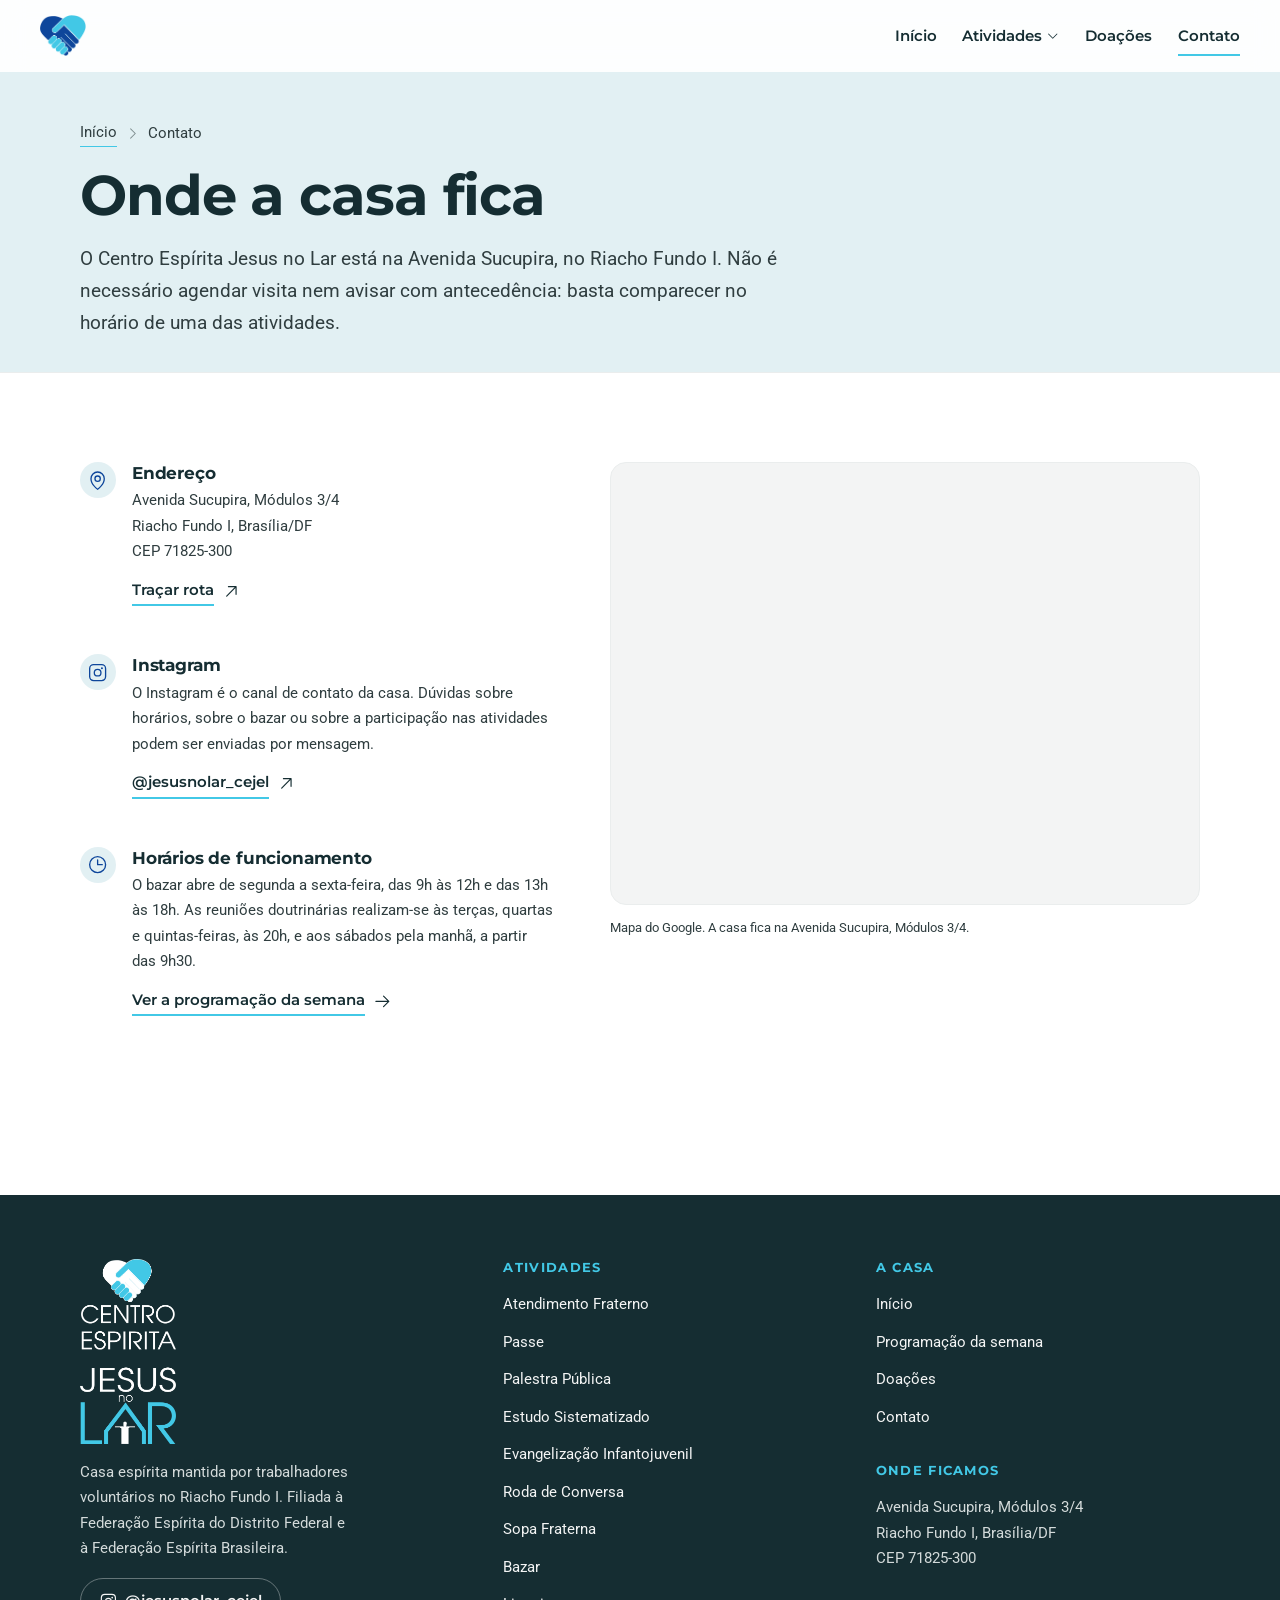
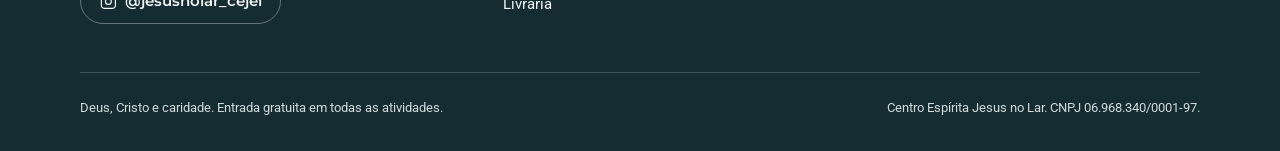
<file: contato/index.html>
<!doctype html>
<html lang="pt-BR" class="no-js">
<head>
<meta charset="utf-8">
<meta name="viewport" content="width=device-width, initial-scale=1">
<title>Contato | Centro Espírita Jesus no Lar</title>
<meta name="description" content="Endereço e contato do Centro Espírita Jesus no Lar: Avenida Sucupira, Módulos 3/4, Riacho Fundo I, Brasília/DF. O Instagram é o canal de contato da casa.">
<meta name="theme-color" content="#42c8e6">
<meta property="og:type" content="website">
<meta property="og:site_name" content="Centro Espírita Jesus no Lar">
<meta property="og:title" content="Contato | Centro Espírita Jesus no Lar">
<meta property="og:description" content="Endereço e contato do Centro Espírita Jesus no Lar: Avenida Sucupira, Módulos 3/4, Riacho Fundo I, Brasília/DF. O Instagram é o canal de contato da casa.">
<meta property="og:locale" content="pt_BR">
<meta property="og:image" content="https://www.cejesusnolar.com.br/assets/img/fachada-1000.webp">
<link rel="icon" href="../favicon.ico" sizes="32x32">
<link rel="icon" href="../assets/logo/favicon-192.png" type="image/png" sizes="192x192">
<link rel="apple-touch-icon" href="../assets/logo/favicon-180.png">
<link rel="preconnect" href="https://fonts.googleapis.com">
<link rel="preconnect" href="https://fonts.gstatic.com" crossorigin>
<link href="https://fonts.googleapis.com/css2?family=Montserrat:wght@500;600;700&family=Roboto:wght@400;500;700&display=swap" rel="stylesheet">
<link rel="stylesheet" href="../assets/css/tokens.css">
<link rel="stylesheet" href="../assets/css/base.css">
<link rel="stylesheet" href="../assets/css/components.css">
</head>
<body>
<a class="skip-link" href="#conteudo">Ir para o conteúdo</a>
<span id="topo-sentinela" aria-hidden="true"></span>
<header class="site-header"><div class="header-inner"><a class="brand-lockup" href="../index.html"><img src="../assets/logo/cejel-marca.png" alt="" width="46" height="40"><span class="visually-hidden">Centro Espírita Jesus no Lar, ir para a página inicial</span></a><button class="nav-toggle" type="button" aria-expanded="false" aria-controls="nav-principal"><span class="visually-hidden nav-toggle-label">Abrir o menu</span><svg class="icon icon-lg nav-toggle-open" aria-hidden="true" focusable="false"><use href="#ph-list"/></svg><svg class="icon icon-lg nav-toggle-close" aria-hidden="true" focusable="false"><use href="#ph-x"/></svg></button><nav class="nav" id="nav-principal" data-collapsed="true" aria-label="Navegação principal"><a class="nav-link" href="../index.html">Início</a><div class="nav-item"><a class="nav-link" href="../index.html#atividades">Atividades<svg class="icon nav-caret" aria-hidden="true" focusable="false"><use href="#ph-caret-down"/></svg></a><ul class="nav-menu"><li><a href="../atividades/atendimento-fraterno/index.html"><svg class="icon" aria-hidden="true" focusable="false"><use href="#ph-hand-heart"/></svg>Atendimento Fraterno</a></li><li><a href="../atividades/passe/index.html"><svg class="icon" aria-hidden="true" focusable="false"><use href="#ph-hands-praying"/></svg>Passe</a></li><li><a href="../atividades/palestra-publica/index.html"><svg class="icon" aria-hidden="true" focusable="false"><use href="#ph-chalkboard-teacher"/></svg>Palestra Pública</a></li><li><a href="../atividades/estudo-sistematizado/index.html"><svg class="icon" aria-hidden="true" focusable="false"><use href="#ph-book-open-text"/></svg>Estudo Sistematizado</a></li><li><a href="../atividades/evangelizacao-infantojuvenil/index.html"><svg class="icon" aria-hidden="true" focusable="false"><use href="#ph-users-three"/></svg>Evangelização Infantojuvenil</a></li><li><a href="../atividades/roda-de-conversa/index.html"><svg class="icon" aria-hidden="true" focusable="false"><use href="#ph-chats-circle"/></svg>Roda de Conversa</a></li><li><a href="../atividades/sopa-fraterna/index.html"><svg class="icon" aria-hidden="true" focusable="false"><use href="#ph-bowl-food"/></svg>Sopa Fraterna</a></li><li><a href="../atividades/bazar/index.html"><svg class="icon" aria-hidden="true" focusable="false"><use href="#ph-coat-hanger"/></svg>Bazar</a></li><li><a href="../atividades/livraria/index.html"><svg class="icon" aria-hidden="true" focusable="false"><use href="#ph-books"/></svg>Livraria</a></li></ul></div><a class="nav-link" href="../doacoes/index.html">Doações</a><a class="nav-link" href="../contato/index.html" aria-current="page">Contato</a></nav></div></header>
<main id="conteudo">
<div class="page-head">
<div class="shell">
<nav class="breadcrumb" aria-label="Trilha de navegação">
<a href="../index.html">Início</a><svg class="icon" aria-hidden="true" focusable="false"><use href="#ph-caret-right"/></svg><span>Contato</span>
</nav>
<h1>Onde a casa fica</h1>
<p class="lede">O Centro Espírita Jesus no Lar está na Avenida Sucupira, no Riacho Fundo I. Não é necessário agendar visita nem avisar com antecedência: basta comparecer no horário de uma das atividades.</p>
</div>
</div>

<section class="section">
<div class="shell">
<div class="contact-grid">

<ul class="contact-list" data-reveal-group>
<li class="reveal">
<span class="panel-icon"><svg class="icon" aria-hidden="true" focusable="false"><use href="#ph-map-pin"/></svg></span>
<div>
<h3>Endereço</h3>
<address>Avenida Sucupira, Módulos 3/4<br>Riacho Fundo I, Brasília/DF<br>CEP 71825-300</address>
<a class="link-forward" href="https://www.google.com/maps/dir/?api=1&destination=-15.8895336,-48.0154912" rel="noopener" style="margin-top:var(--space-3)"><span class="link-forward-text">Traçar rota</span> <svg class="icon icon-arrow" aria-hidden="true" focusable="false"><use href="#ph-arrow-up-right"/></svg></a>
</div>
</li>
<li class="reveal">
<span class="panel-icon"><svg class="icon" aria-hidden="true" focusable="false"><use href="#ph-instagram-logo"/></svg></span>
<div>
<h3>Instagram</h3>
<p>O Instagram é o canal de contato da casa. Dúvidas sobre horários, sobre o bazar ou sobre a participação nas atividades podem ser enviadas por mensagem.</p>
<a class="link-forward" href="https://www.instagram.com/jesusnolar_cejel/" rel="noopener" style="margin-top:var(--space-3)"><span class="link-forward-text">@jesusnolar_cejel</span> <svg class="icon icon-arrow" aria-hidden="true" focusable="false"><use href="#ph-arrow-up-right"/></svg></a>
</div>
</li>
<li class="reveal">
<span class="panel-icon"><svg class="icon" aria-hidden="true" focusable="false"><use href="#ph-clock"/></svg></span>
<div>
<h3>Horários de funcionamento</h3>
<p>O bazar abre de segunda a sexta-feira, das 9h às 12h e das 13h às 18h. As reuniões doutrinárias realizam-se às terças, quartas e quintas-feiras, às 20h, e aos sábados pela manhã, a partir das 9h30.</p>
<a class="link-forward" href="../index.html#programacao" style="margin-top:var(--space-3)"><span class="link-forward-text">Ver a programação da semana</span> <svg class="icon icon-arrow" aria-hidden="true" focusable="false"><use href="#ph-arrow-right"/></svg></a>
</div>
</li>
</ul>

<div class="stack reveal">
<div class="map-frame">
<iframe src="https://maps.google.com/maps?q=-15.8895336%2C-48.0154912&z=17&hl=pt-BR&output=embed" title="Mapa com a localização do Centro Espírita Jesus no Lar na Avenida Sucupira, Riacho Fundo I" loading="lazy" referrerpolicy="no-referrer-when-downgrade"></iframe>
</div>
<p class="figure-caption">Mapa do Google. A casa fica na Avenida Sucupira, Módulos 3/4.</p>
</div>

</div>
</div>
</section>
<svg aria-hidden="true" style="position:absolute;width:0;height:0;overflow:hidden"><defs><symbol id="ph-hand-heart" viewBox="0 0 256 256" fill="currentColor"><path d="M230.33,141.06a24.34,24.34,0,0,0-18.61-4.77C230.5,117.33,240,98.48,240,80c0-26.47-21.29-48-47.46-48A47.58,47.58,0,0,0,156,48.75,47.58,47.58,0,0,0,119.46,32C93.29,32,72,53.53,72,80c0,11,3.24,21.69,10.06,33a31.87,31.87,0,0,0-14.75,8.4L44.69,144H16A16,16,0,0,0,0,160v40a16,16,0,0,0,16,16H120a7.93,7.93,0,0,0,1.94-.24l64-16a6.94,6.94,0,0,0,1.19-.4L226,182.82l.44-.2a24.6,24.6,0,0,0,3.93-41.56ZM119.46,48A31.15,31.15,0,0,1,148.6,67a8,8,0,0,0,14.8,0,31.15,31.15,0,0,1,29.14-19C209.59,48,224,62.65,224,80c0,19.51-15.79,41.58-45.66,63.9l-11.09,2.55A28,28,0,0,0,140,112H100.68C92.05,100.36,88,90.12,88,80,88,62.65,102.41,48,119.46,48ZM16,160H40v40H16Zm203.43,8.21-38,16.18L119,200H56V155.31l22.63-22.62A15.86,15.86,0,0,1,89.94,128H140a12,12,0,0,1,0,24H112a8,8,0,0,0,0,16h32a8.32,8.32,0,0,0,1.79-.2l67-15.41.31-.08a8.6,8.6,0,0,1,6.3,15.9Z"/></symbol><symbol id="ph-hands-praying" viewBox="0 0 256 256" fill="currentColor"><path d="M235.32,180l-36.24-36.25L162.62,23.46A21.76,21.76,0,0,0,128,12.93,21.76,21.76,0,0,0,93.38,23.46L56.92,143.76,20.68,180a16,16,0,0,0,0,22.62l32.69,32.69a16,16,0,0,0,22.63,0L124.28,187a40.68,40.68,0,0,0,3.72-4.29,40.68,40.68,0,0,0,3.72,4.29L180,235.32a16,16,0,0,0,22.63,0l32.69-32.69A16,16,0,0,0,235.32,180ZM64.68,224,32,191.32l12.69-12.69,32.69,32.69ZM120,158.75a23.85,23.85,0,0,1-7,17L88.68,200,56,167.32l13.65-13.66a8,8,0,0,0,2-3.34l37-122.22A5.78,5.78,0,0,1,120,29.78Zm23,17a23.85,23.85,0,0,1-7-17v-129a5.78,5.78,0,0,1,11.31-1.68l37,122.22a8,8,0,0,0,2,3.34l14.49,14.49-33.4,32ZM191.32,224l-12.56-12.57,33.39-32L224,191.32Z"/></symbol><symbol id="ph-chalkboard-teacher" viewBox="0 0 256 256" fill="currentColor"><path d="M216,40H40A16,16,0,0,0,24,56V200a16,16,0,0,0,16,16H53.39a8,8,0,0,0,7.23-4.57,48,48,0,0,1,86.76,0,8,8,0,0,0,7.23,4.57H216a16,16,0,0,0,16-16V56A16,16,0,0,0,216,40ZM80,144a24,24,0,1,1,24,24A24,24,0,0,1,80,144Zm136,56H159.43a64.39,64.39,0,0,0-28.83-26.16,40,40,0,1,0-53.2,0A64.39,64.39,0,0,0,48.57,200H40V56H216ZM56,96V80a8,8,0,0,1,8-8H192a8,8,0,0,1,8,8v96a8,8,0,0,1-8,8H176a8,8,0,0,1,0-16h8V88H72v8a8,8,0,0,1-16,0Z"/></symbol><symbol id="ph-book-open-text" viewBox="0 0 256 256" fill="currentColor"><path d="M232,48H160a40,40,0,0,0-32,16A40,40,0,0,0,96,48H24a8,8,0,0,0-8,8V200a8,8,0,0,0,8,8H96a24,24,0,0,1,24,24,8,8,0,0,0,16,0,24,24,0,0,1,24-24h72a8,8,0,0,0,8-8V56A8,8,0,0,0,232,48ZM96,192H32V64H96a24,24,0,0,1,24,24V200A39.81,39.81,0,0,0,96,192Zm128,0H160a39.81,39.81,0,0,0-24,8V88a24,24,0,0,1,24-24h64ZM160,88h40a8,8,0,0,1,0,16H160a8,8,0,0,1,0-16Zm48,40a8,8,0,0,1-8,8H160a8,8,0,0,1,0-16h40A8,8,0,0,1,208,128Zm0,32a8,8,0,0,1-8,8H160a8,8,0,0,1,0-16h40A8,8,0,0,1,208,160Z"/></symbol><symbol id="ph-users-three" viewBox="0 0 256 256" fill="currentColor"><path d="M244.8,150.4a8,8,0,0,1-11.2-1.6A51.6,51.6,0,0,0,192,128a8,8,0,0,1-7.37-4.89,8,8,0,0,1,0-6.22A8,8,0,0,1,192,112a24,24,0,1,0-23.24-30,8,8,0,1,1-15.5-4A40,40,0,1,1,219,117.51a67.94,67.94,0,0,1,27.43,21.68A8,8,0,0,1,244.8,150.4ZM190.92,212a8,8,0,1,1-13.84,8,57,57,0,0,0-98.16,0,8,8,0,1,1-13.84-8,72.06,72.06,0,0,1,33.74-29.92,48,48,0,1,1,58.36,0A72.06,72.06,0,0,1,190.92,212ZM128,176a32,32,0,1,0-32-32A32,32,0,0,0,128,176ZM72,120a8,8,0,0,0-8-8A24,24,0,1,1,87.24,82a8,8,0,1,0,15.5-4A40,40,0,1,0,37,117.51,67.94,67.94,0,0,0,9.6,139.19a8,8,0,1,0,12.8,9.61A51.6,51.6,0,0,1,64,128,8,8,0,0,0,72,120Z"/></symbol><symbol id="ph-chats-circle" viewBox="0 0 256 256" fill="currentColor"><path d="M232.07,186.76a80,80,0,0,0-62.5-114.17A80,80,0,1,0,23.93,138.76l-7.27,24.71a16,16,0,0,0,19.87,19.87l24.71-7.27a80.39,80.39,0,0,0,25.18,7.35,80,80,0,0,0,108.34,40.65l24.71,7.27a16,16,0,0,0,19.87-19.86ZM62,159.5a8.28,8.28,0,0,0-2.26.32L32,168l8.17-27.76a8,8,0,0,0-.63-6,64,64,0,1,1,26.26,26.26A8,8,0,0,0,62,159.5Zm153.79,28.73L224,216l-27.76-8.17a8,8,0,0,0-6,.63,64.05,64.05,0,0,1-85.87-24.88A79.93,79.93,0,0,0,174.7,89.71a64,64,0,0,1,41.75,92.48A8,8,0,0,0,215.82,188.23Z"/></symbol><symbol id="ph-bowl-food" viewBox="0 0 256 256" fill="currentColor"><path d="M224,104h-8.37a88,88,0,0,0-175.26,0H32a8,8,0,0,0-8,8,104.35,104.35,0,0,0,56,92.28V208a16,16,0,0,0,16,16h64a16,16,0,0,0,16-16v-3.72A104.35,104.35,0,0,0,232,112,8,8,0,0,0,224,104Zm-24.46,0H148.12a71.84,71.84,0,0,1,41.27-29.57A71.45,71.45,0,0,1,199.54,104ZM173.48,56.23q2.75,2.25,5.27,4.75a87.92,87.92,0,0,0-49.15,43H100.1A72.26,72.26,0,0,1,168,56C169.83,56,171.66,56.09,173.48,56.23ZM128,40a71.87,71.87,0,0,1,19,2.57A88.36,88.36,0,0,0,83.33,104H56.46A72.08,72.08,0,0,1,128,40Zm36.66,152A8,8,0,0,0,160,199.3V208H96v-8.7A8,8,0,0,0,91.34,192a88.29,88.29,0,0,1-51-72H215.63A88.29,88.29,0,0,1,164.66,192Z"/></symbol><symbol id="ph-coat-hanger" viewBox="0 0 256 256" fill="currentColor"><path d="M241.57,171.2,141.33,96l23.46-17.6A8,8,0,0,0,168,72a40,40,0,1,0-80,0,8,8,0,0,0,16,0,24,24,0,0,1,47.69-3.78L123.34,89.49l-.28.21L14.43,171.2A16,16,0,0,0,24,200H232a16,16,0,0,0,9.6-28.8ZM232,184H24l104-78,104,78Z"/></symbol><symbol id="ph-books" viewBox="0 0 256 256" fill="currentColor"><path d="M231.65,194.55,198.46,36.75a16,16,0,0,0-19-12.39L132.65,34.42a16.08,16.08,0,0,0-12.3,19l33.19,157.8A16,16,0,0,0,169.16,224a16.25,16.25,0,0,0,3.38-.36l46.81-10.06A16.09,16.09,0,0,0,231.65,194.55ZM136,50.15c0-.06,0-.09,0-.09l46.8-10,3.33,15.87L139.33,66Zm6.62,31.47,46.82-10.05,3.34,15.9L146,97.53Zm6.64,31.57,46.82-10.06,13.3,63.24-46.82,10.06ZM216,197.94l-46.8,10-3.33-15.87L212.67,182,216,197.85C216,197.91,216,197.94,216,197.94ZM104,32H56A16,16,0,0,0,40,48V208a16,16,0,0,0,16,16h48a16,16,0,0,0,16-16V48A16,16,0,0,0,104,32ZM56,48h48V64H56Zm0,32h48v96H56Zm48,128H56V192h48v16Z"/></symbol><symbol id="ph-caret-down" viewBox="0 0 256 256" fill="currentColor"><path d="M213.66,101.66l-80,80a8,8,0,0,1-11.32,0l-80-80A8,8,0,0,1,53.66,90.34L128,164.69l74.34-74.35a8,8,0,0,1,11.32,11.32Z"/></symbol><symbol id="ph-list" viewBox="0 0 256 256" fill="currentColor"><path d="M224,128a8,8,0,0,1-8,8H40a8,8,0,0,1,0-16H216A8,8,0,0,1,224,128ZM40,72H216a8,8,0,0,0,0-16H40a8,8,0,0,0,0,16ZM216,184H40a8,8,0,0,0,0,16H216a8,8,0,0,0,0-16Z"/></symbol><symbol id="ph-x" viewBox="0 0 256 256" fill="currentColor"><path d="M205.66,194.34a8,8,0,0,1-11.32,11.32L128,139.31,61.66,205.66a8,8,0,0,1-11.32-11.32L116.69,128,50.34,61.66A8,8,0,0,1,61.66,50.34L128,116.69l66.34-66.35a8,8,0,0,1,11.32,11.32L139.31,128Z"/></symbol><symbol id="ph-caret-right" viewBox="0 0 256 256" fill="currentColor"><path d="M181.66,133.66l-80,80a8,8,0,0,1-11.32-11.32L164.69,128,90.34,53.66a8,8,0,0,1,11.32-11.32l80,80A8,8,0,0,1,181.66,133.66Z"/></symbol><symbol id="ph-map-pin" viewBox="0 0 256 256" fill="currentColor"><path d="M128,64a40,40,0,1,0,40,40A40,40,0,0,0,128,64Zm0,64a24,24,0,1,1,24-24A24,24,0,0,1,128,128Zm0-112a88.1,88.1,0,0,0-88,88c0,31.4,14.51,64.68,42,96.25a254.19,254.19,0,0,0,41.45,38.3,8,8,0,0,0,9.18,0A254.19,254.19,0,0,0,174,200.25c27.45-31.57,42-64.85,42-96.25A88.1,88.1,0,0,0,128,16Zm0,206c-16.53-13-72-60.75-72-118a72,72,0,0,1,144,0C200,161.23,144.53,209,128,222Z"/></symbol><symbol id="ph-arrow-up-right" viewBox="0 0 256 256" fill="currentColor"><path d="M200,64V168a8,8,0,0,1-16,0V83.31L69.66,197.66a8,8,0,0,1-11.32-11.32L172.69,72H88a8,8,0,0,1,0-16H192A8,8,0,0,1,200,64Z"/></symbol><symbol id="ph-instagram-logo" viewBox="0 0 256 256" fill="currentColor"><path d="M128,80a48,48,0,1,0,48,48A48.05,48.05,0,0,0,128,80Zm0,80a32,32,0,1,1,32-32A32,32,0,0,1,128,160ZM176,24H80A56.06,56.06,0,0,0,24,80v96a56.06,56.06,0,0,0,56,56h96a56.06,56.06,0,0,0,56-56V80A56.06,56.06,0,0,0,176,24Zm40,152a40,40,0,0,1-40,40H80a40,40,0,0,1-40-40V80A40,40,0,0,1,80,40h96a40,40,0,0,1,40,40ZM192,76a12,12,0,1,1-12-12A12,12,0,0,1,192,76Z"/></symbol><symbol id="ph-clock" viewBox="0 0 256 256" fill="currentColor"><path d="M128,24A104,104,0,1,0,232,128,104.11,104.11,0,0,0,128,24Zm0,192a88,88,0,1,1,88-88A88.1,88.1,0,0,1,128,216Zm64-88a8,8,0,0,1-8,8H128a8,8,0,0,1-8-8V72a8,8,0,0,1,16,0v48h48A8,8,0,0,1,192,128Z"/></symbol><symbol id="ph-arrow-right" viewBox="0 0 256 256" fill="currentColor"><path d="M221.66,133.66l-72,72a8,8,0,0,1-11.32-11.32L196.69,136H40a8,8,0,0,1,0-16H196.69L138.34,61.66a8,8,0,0,1,11.32-11.32l72,72A8,8,0,0,1,221.66,133.66Z"/></symbol></defs></svg></main>
<footer class="site-footer">
<div class="shell">
<div class="footer-top">
<div class="footer-brand">
<img src="../assets/logo/cejel-logo-claro.png" alt="Centro Espírita Jesus no Lar" width="132">
<p>Casa espírita mantida por trabalhadores voluntários no Riacho Fundo I. Filiada à Federação Espírita do Distrito Federal e à Federação Espírita Brasileira.</p>
<a class="footer-social" href="https://www.instagram.com/jesusnolar_cejel/" rel="noopener"><svg class="icon" aria-hidden="true" focusable="false"><use href="#ph-instagram-logo"/></svg>@jesusnolar_cejel</a>
</div>
<div class="footer-col">
<h4>Atividades</h4>
<ul><li><a href="../atividades/atendimento-fraterno/index.html">Atendimento Fraterno</a></li><li><a href="../atividades/passe/index.html">Passe</a></li><li><a href="../atividades/palestra-publica/index.html">Palestra Pública</a></li><li><a href="../atividades/estudo-sistematizado/index.html">Estudo Sistematizado</a></li><li><a href="../atividades/evangelizacao-infantojuvenil/index.html">Evangelização Infantojuvenil</a></li><li><a href="../atividades/roda-de-conversa/index.html">Roda de Conversa</a></li><li><a href="../atividades/sopa-fraterna/index.html">Sopa Fraterna</a></li><li><a href="../atividades/bazar/index.html">Bazar</a></li><li><a href="../atividades/livraria/index.html">Livraria</a></li></ul>
</div>
<div class="footer-col">
<h4>A casa</h4>
<ul>
<li><a href="../index.html">Início</a></li>
<li><a href="../index.html#programacao">Programação da semana</a></li>
<li><a href="../doacoes/index.html">Doações</a></li>
<li><a href="../contato/index.html">Contato</a></li>
</ul>
<h4 style="margin-top:var(--space-6)">Onde ficamos</h4>
<address style="font-size:var(--text-sm);font-style:normal;color:var(--light-4)">
Avenida Sucupira, Módulos 3/4<br>Riacho Fundo I, Brasília/DF<br>CEP 71825-300
</address>
</div>
</div>
<div class="footer-bottom">
<p>Deus, Cristo e caridade. Entrada gratuita em todas as atividades.</p>
<p>Centro Espírita Jesus no Lar. CNPJ 06.968.340/0001-97.</p>
</div>
</div>
</footer>
<script src="../assets/js/site.js" defer></script>
</body>
</html>
</file>
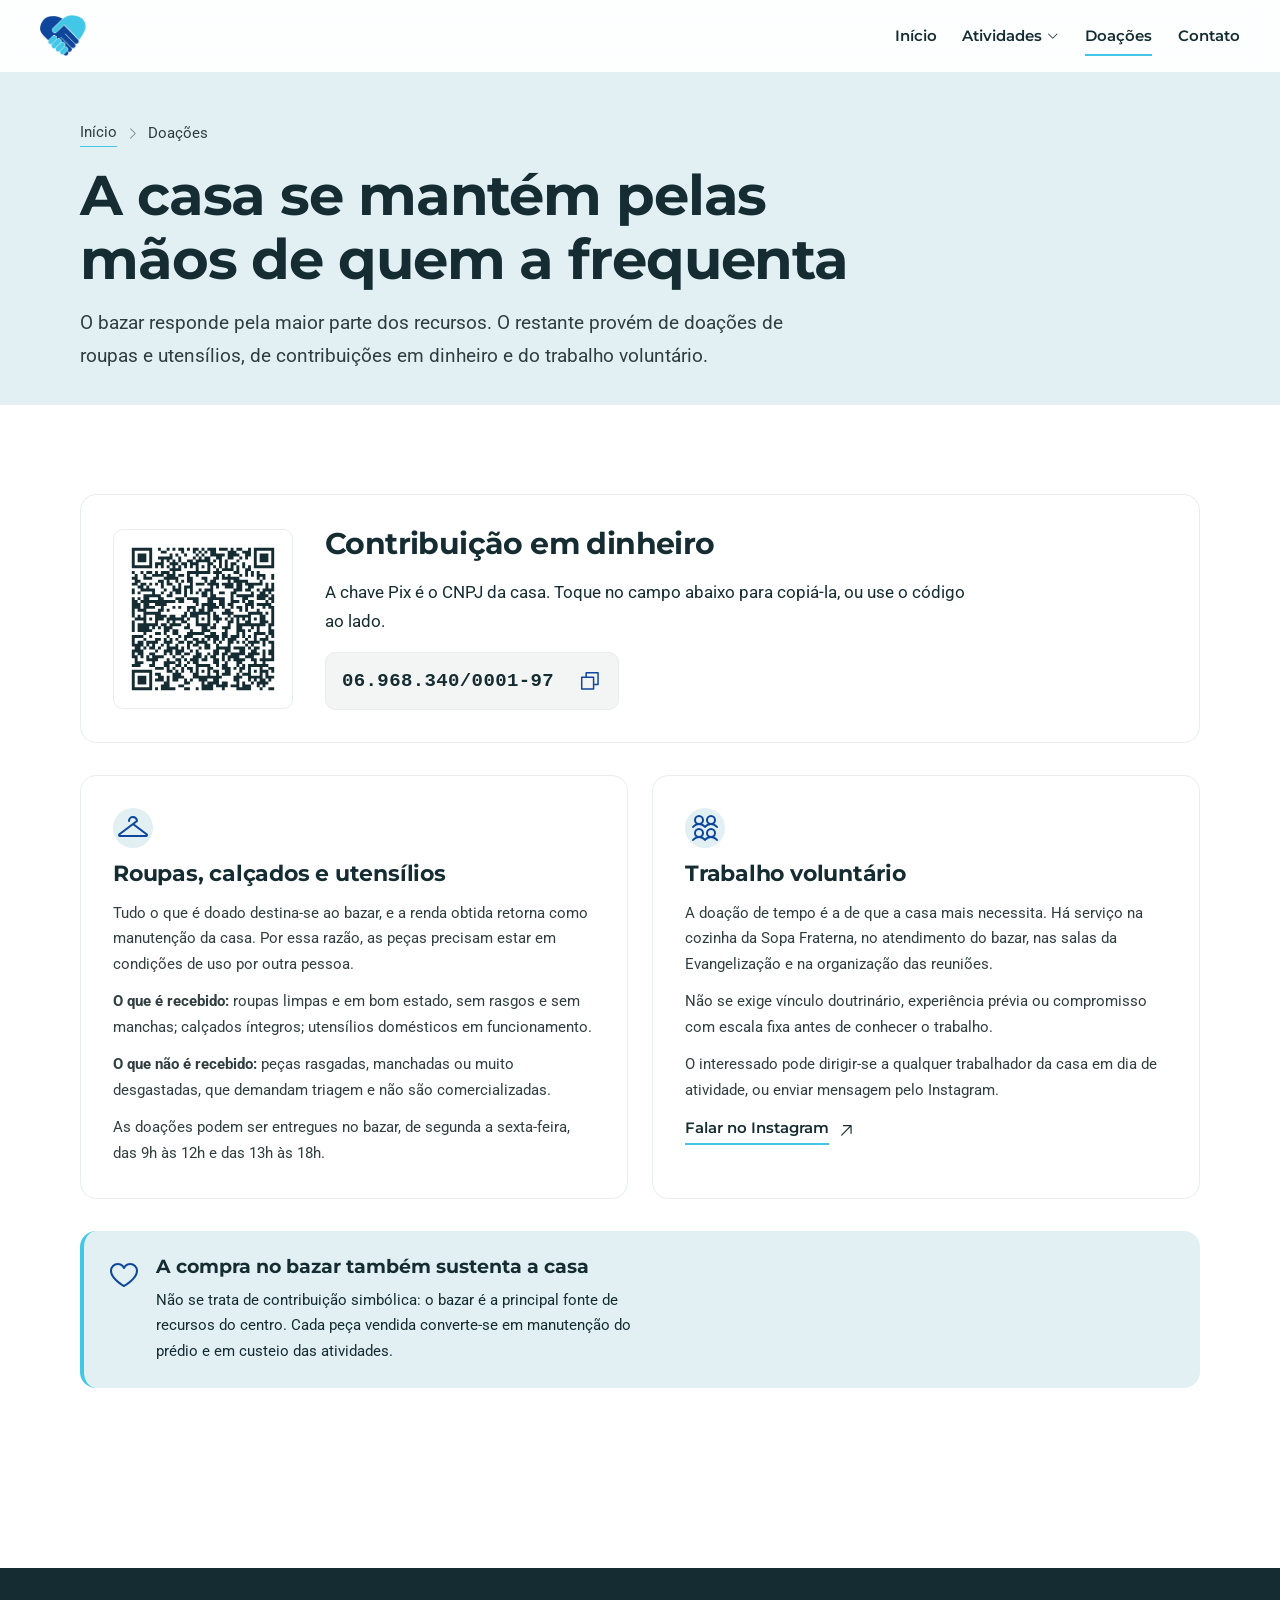
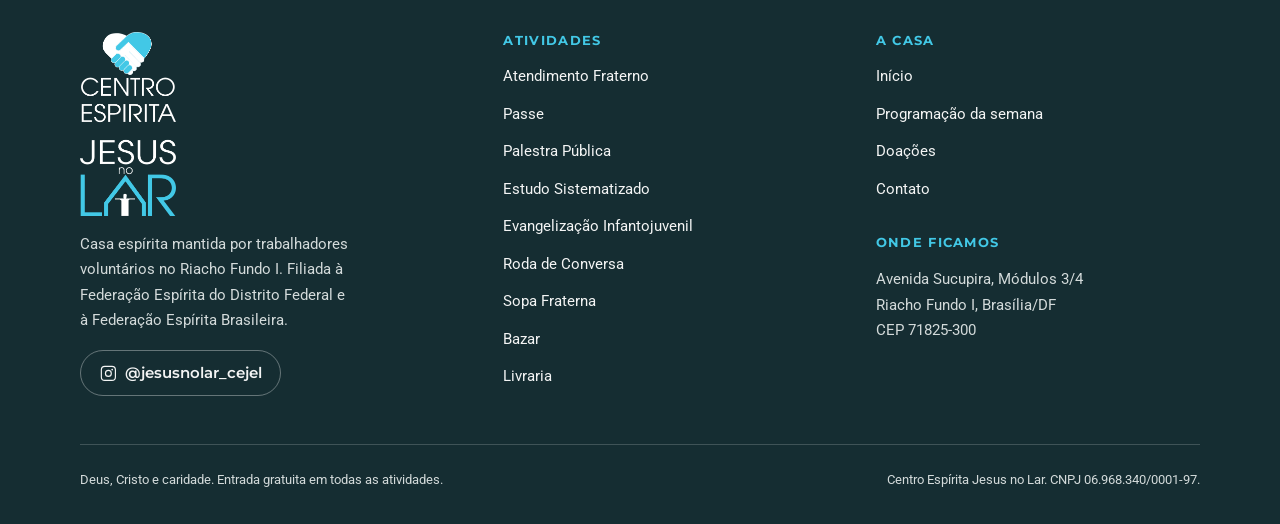
<file: doacoes/index.html>
<!doctype html>
<html lang="pt-BR" class="no-js">
<head>
<meta charset="utf-8">
<meta name="viewport" content="width=device-width, initial-scale=1">
<title>Doações | Centro Espírita Jesus no Lar</title>
<meta name="description" content="Como colaborar com o Centro Espírita Jesus no Lar: doação de roupas e utensílios para o bazar, contribuição por Pix e trabalho voluntário.">
<meta name="theme-color" content="#42c8e6">
<meta property="og:type" content="website">
<meta property="og:site_name" content="Centro Espírita Jesus no Lar">
<meta property="og:title" content="Doações | Centro Espírita Jesus no Lar">
<meta property="og:description" content="Como colaborar com o Centro Espírita Jesus no Lar: doação de roupas e utensílios para o bazar, contribuição por Pix e trabalho voluntário.">
<meta property="og:locale" content="pt_BR">
<meta property="og:image" content="https://www.cejesusnolar.com.br/assets/img/fachada-1000.webp">
<link rel="icon" href="../favicon.ico" sizes="32x32">
<link rel="icon" href="../assets/logo/favicon-192.png" type="image/png" sizes="192x192">
<link rel="apple-touch-icon" href="../assets/logo/favicon-180.png">
<link rel="preconnect" href="https://fonts.googleapis.com">
<link rel="preconnect" href="https://fonts.gstatic.com" crossorigin>
<link href="https://fonts.googleapis.com/css2?family=Montserrat:wght@500;600;700&family=Roboto:wght@400;500;700&display=swap" rel="stylesheet">
<link rel="stylesheet" href="../assets/css/tokens.css">
<link rel="stylesheet" href="../assets/css/base.css">
<link rel="stylesheet" href="../assets/css/components.css">
</head>
<body>
<a class="skip-link" href="#conteudo">Ir para o conteúdo</a>
<span id="topo-sentinela" aria-hidden="true"></span>
<header class="site-header"><div class="header-inner"><a class="brand-lockup" href="../index.html"><img src="../assets/logo/cejel-marca.png" alt="" width="46" height="40"><span class="visually-hidden">Centro Espírita Jesus no Lar, ir para a página inicial</span></a><button class="nav-toggle" type="button" aria-expanded="false" aria-controls="nav-principal"><span class="visually-hidden nav-toggle-label">Abrir o menu</span><svg class="icon icon-lg nav-toggle-open" aria-hidden="true" focusable="false"><use href="#ph-list"/></svg><svg class="icon icon-lg nav-toggle-close" aria-hidden="true" focusable="false"><use href="#ph-x"/></svg></button><nav class="nav" id="nav-principal" data-collapsed="true" aria-label="Navegação principal"><a class="nav-link" href="../index.html">Início</a><div class="nav-item"><a class="nav-link" href="../index.html#atividades">Atividades<svg class="icon nav-caret" aria-hidden="true" focusable="false"><use href="#ph-caret-down"/></svg></a><ul class="nav-menu"><li><a href="../atividades/atendimento-fraterno/index.html"><svg class="icon" aria-hidden="true" focusable="false"><use href="#ph-hand-heart"/></svg>Atendimento Fraterno</a></li><li><a href="../atividades/passe/index.html"><svg class="icon" aria-hidden="true" focusable="false"><use href="#ph-hands-praying"/></svg>Passe</a></li><li><a href="../atividades/palestra-publica/index.html"><svg class="icon" aria-hidden="true" focusable="false"><use href="#ph-chalkboard-teacher"/></svg>Palestra Pública</a></li><li><a href="../atividades/estudo-sistematizado/index.html"><svg class="icon" aria-hidden="true" focusable="false"><use href="#ph-book-open-text"/></svg>Estudo Sistematizado</a></li><li><a href="../atividades/evangelizacao-infantojuvenil/index.html"><svg class="icon" aria-hidden="true" focusable="false"><use href="#ph-users-three"/></svg>Evangelização Infantojuvenil</a></li><li><a href="../atividades/roda-de-conversa/index.html"><svg class="icon" aria-hidden="true" focusable="false"><use href="#ph-chats-circle"/></svg>Roda de Conversa</a></li><li><a href="../atividades/sopa-fraterna/index.html"><svg class="icon" aria-hidden="true" focusable="false"><use href="#ph-bowl-food"/></svg>Sopa Fraterna</a></li><li><a href="../atividades/bazar/index.html"><svg class="icon" aria-hidden="true" focusable="false"><use href="#ph-coat-hanger"/></svg>Bazar</a></li><li><a href="../atividades/livraria/index.html"><svg class="icon" aria-hidden="true" focusable="false"><use href="#ph-books"/></svg>Livraria</a></li></ul></div><a class="nav-link" href="../doacoes/index.html" aria-current="page">Doações</a><a class="nav-link" href="../contato/index.html">Contato</a></nav></div></header>
<main id="conteudo">
<div class="page-head">
<div class="shell">
<nav class="breadcrumb" aria-label="Trilha de navegação">
<a href="../index.html">Início</a><svg class="icon" aria-hidden="true" focusable="false"><use href="#ph-caret-right"/></svg><span>Doações</span>
</nav>
<h1>A casa se mantém pelas mãos de quem a frequenta</h1>
<p class="lede">O bazar responde pela maior parte dos recursos. O restante provém de doações de roupas e utensílios, de contribuições em dinheiro e do trabalho voluntário.</p>
</div>
</div>

<section class="section">
<div class="shell">
<div class="stack-lg">

<div class="pix reveal">
<div class="pix-qr">
<img src="../assets/img/pix-qr.svg" alt="Código QR do Pix do Centro Espírita Jesus no Lar" width="180" height="180">
</div>
<div class="stack">
<h2 style="font-size:var(--text-2xl)">Contribuição em dinheiro</h2>
<p>A chave Pix é o CNPJ da casa. Toque no campo abaixo para copiá-la, ou use o código ao lado.</p>
<button class="pix-key" type="button" data-copy="06.968.340/0001-97" aria-label="Copiar a chave Pix 06.968.340/0001-97">
<span class="pix-key-value">06.968.340/0001-97</span><svg class="icon" aria-hidden="true" focusable="false"><use href="#ph-copy"/></svg>
</button>
</div>
</div>

<div class="duo" data-reveal-group>
<div class="panel reveal">
<span class="panel-icon"><svg class="icon icon-lg" aria-hidden="true" focusable="false"><use href="#ph-coat-hanger"/></svg></span>
<h3>Roupas, calçados e utensílios</h3>
<p>Tudo o que é doado destina-se ao bazar, e a renda obtida retorna como manutenção da casa. Por essa razão, as peças precisam estar em condições de uso por outra pessoa.</p>
<p><strong>O que é recebido:</strong> roupas limpas e em bom estado, sem rasgos e sem manchas; calçados íntegros; utensílios domésticos em funcionamento.</p>
<p><strong>O que não é recebido:</strong> peças rasgadas, manchadas ou muito desgastadas, que demandam triagem e não são comercializadas.</p>
<p>As doações podem ser entregues no bazar, de segunda a sexta-feira, das 9h às 12h e das 13h às 18h.</p>
</div>
<div class="panel reveal">
<span class="panel-icon"><svg class="icon icon-lg" aria-hidden="true" focusable="false"><use href="#ph-users-four"/></svg></span>
<h3>Trabalho voluntário</h3>
<p>A doação de tempo é a de que a casa mais necessita. Há serviço na cozinha da Sopa Fraterna, no atendimento do bazar, nas salas da Evangelização e na organização das reuniões.</p>
<p>Não se exige vínculo doutrinário, experiência prévia ou compromisso com escala fixa antes de conhecer o trabalho.</p>
<p>O interessado pode dirigir-se a qualquer trabalhador da casa em dia de atividade, ou enviar mensagem pelo Instagram.</p>
<a class="link-forward" href="https://www.instagram.com/jesusnolar_cejel/" rel="noopener"><span class="link-forward-text">Falar no Instagram</span> <svg class="icon icon-arrow" aria-hidden="true" focusable="false"><use href="#ph-arrow-up-right"/></svg></a>
</div>
</div>

<div class="callout reveal"><svg class="icon icon-lg" aria-hidden="true" focusable="false"><use href="#ph-heart"/></svg>
<div><h4>A compra no bazar também sustenta a casa</h4>
<p>Não se trata de contribuição simbólica: o bazar é a principal fonte de recursos do centro. Cada peça vendida converte-se em manutenção do prédio e em custeio das atividades.</p></div>
</div>

</div>
</div>
</section>
<svg aria-hidden="true" style="position:absolute;width:0;height:0;overflow:hidden"><defs><symbol id="ph-hand-heart" viewBox="0 0 256 256" fill="currentColor"><path d="M230.33,141.06a24.34,24.34,0,0,0-18.61-4.77C230.5,117.33,240,98.48,240,80c0-26.47-21.29-48-47.46-48A47.58,47.58,0,0,0,156,48.75,47.58,47.58,0,0,0,119.46,32C93.29,32,72,53.53,72,80c0,11,3.24,21.69,10.06,33a31.87,31.87,0,0,0-14.75,8.4L44.69,144H16A16,16,0,0,0,0,160v40a16,16,0,0,0,16,16H120a7.93,7.93,0,0,0,1.94-.24l64-16a6.94,6.94,0,0,0,1.19-.4L226,182.82l.44-.2a24.6,24.6,0,0,0,3.93-41.56ZM119.46,48A31.15,31.15,0,0,1,148.6,67a8,8,0,0,0,14.8,0,31.15,31.15,0,0,1,29.14-19C209.59,48,224,62.65,224,80c0,19.51-15.79,41.58-45.66,63.9l-11.09,2.55A28,28,0,0,0,140,112H100.68C92.05,100.36,88,90.12,88,80,88,62.65,102.41,48,119.46,48ZM16,160H40v40H16Zm203.43,8.21-38,16.18L119,200H56V155.31l22.63-22.62A15.86,15.86,0,0,1,89.94,128H140a12,12,0,0,1,0,24H112a8,8,0,0,0,0,16h32a8.32,8.32,0,0,0,1.79-.2l67-15.41.31-.08a8.6,8.6,0,0,1,6.3,15.9Z"/></symbol><symbol id="ph-hands-praying" viewBox="0 0 256 256" fill="currentColor"><path d="M235.32,180l-36.24-36.25L162.62,23.46A21.76,21.76,0,0,0,128,12.93,21.76,21.76,0,0,0,93.38,23.46L56.92,143.76,20.68,180a16,16,0,0,0,0,22.62l32.69,32.69a16,16,0,0,0,22.63,0L124.28,187a40.68,40.68,0,0,0,3.72-4.29,40.68,40.68,0,0,0,3.72,4.29L180,235.32a16,16,0,0,0,22.63,0l32.69-32.69A16,16,0,0,0,235.32,180ZM64.68,224,32,191.32l12.69-12.69,32.69,32.69ZM120,158.75a23.85,23.85,0,0,1-7,17L88.68,200,56,167.32l13.65-13.66a8,8,0,0,0,2-3.34l37-122.22A5.78,5.78,0,0,1,120,29.78Zm23,17a23.85,23.85,0,0,1-7-17v-129a5.78,5.78,0,0,1,11.31-1.68l37,122.22a8,8,0,0,0,2,3.34l14.49,14.49-33.4,32ZM191.32,224l-12.56-12.57,33.39-32L224,191.32Z"/></symbol><symbol id="ph-chalkboard-teacher" viewBox="0 0 256 256" fill="currentColor"><path d="M216,40H40A16,16,0,0,0,24,56V200a16,16,0,0,0,16,16H53.39a8,8,0,0,0,7.23-4.57,48,48,0,0,1,86.76,0,8,8,0,0,0,7.23,4.57H216a16,16,0,0,0,16-16V56A16,16,0,0,0,216,40ZM80,144a24,24,0,1,1,24,24A24,24,0,0,1,80,144Zm136,56H159.43a64.39,64.39,0,0,0-28.83-26.16,40,40,0,1,0-53.2,0A64.39,64.39,0,0,0,48.57,200H40V56H216ZM56,96V80a8,8,0,0,1,8-8H192a8,8,0,0,1,8,8v96a8,8,0,0,1-8,8H176a8,8,0,0,1,0-16h8V88H72v8a8,8,0,0,1-16,0Z"/></symbol><symbol id="ph-book-open-text" viewBox="0 0 256 256" fill="currentColor"><path d="M232,48H160a40,40,0,0,0-32,16A40,40,0,0,0,96,48H24a8,8,0,0,0-8,8V200a8,8,0,0,0,8,8H96a24,24,0,0,1,24,24,8,8,0,0,0,16,0,24,24,0,0,1,24-24h72a8,8,0,0,0,8-8V56A8,8,0,0,0,232,48ZM96,192H32V64H96a24,24,0,0,1,24,24V200A39.81,39.81,0,0,0,96,192Zm128,0H160a39.81,39.81,0,0,0-24,8V88a24,24,0,0,1,24-24h64ZM160,88h40a8,8,0,0,1,0,16H160a8,8,0,0,1,0-16Zm48,40a8,8,0,0,1-8,8H160a8,8,0,0,1,0-16h40A8,8,0,0,1,208,128Zm0,32a8,8,0,0,1-8,8H160a8,8,0,0,1,0-16h40A8,8,0,0,1,208,160Z"/></symbol><symbol id="ph-users-three" viewBox="0 0 256 256" fill="currentColor"><path d="M244.8,150.4a8,8,0,0,1-11.2-1.6A51.6,51.6,0,0,0,192,128a8,8,0,0,1-7.37-4.89,8,8,0,0,1,0-6.22A8,8,0,0,1,192,112a24,24,0,1,0-23.24-30,8,8,0,1,1-15.5-4A40,40,0,1,1,219,117.51a67.94,67.94,0,0,1,27.43,21.68A8,8,0,0,1,244.8,150.4ZM190.92,212a8,8,0,1,1-13.84,8,57,57,0,0,0-98.16,0,8,8,0,1,1-13.84-8,72.06,72.06,0,0,1,33.74-29.92,48,48,0,1,1,58.36,0A72.06,72.06,0,0,1,190.92,212ZM128,176a32,32,0,1,0-32-32A32,32,0,0,0,128,176ZM72,120a8,8,0,0,0-8-8A24,24,0,1,1,87.24,82a8,8,0,1,0,15.5-4A40,40,0,1,0,37,117.51,67.94,67.94,0,0,0,9.6,139.19a8,8,0,1,0,12.8,9.61A51.6,51.6,0,0,1,64,128,8,8,0,0,0,72,120Z"/></symbol><symbol id="ph-chats-circle" viewBox="0 0 256 256" fill="currentColor"><path d="M232.07,186.76a80,80,0,0,0-62.5-114.17A80,80,0,1,0,23.93,138.76l-7.27,24.71a16,16,0,0,0,19.87,19.87l24.71-7.27a80.39,80.39,0,0,0,25.18,7.35,80,80,0,0,0,108.34,40.65l24.71,7.27a16,16,0,0,0,19.87-19.86ZM62,159.5a8.28,8.28,0,0,0-2.26.32L32,168l8.17-27.76a8,8,0,0,0-.63-6,64,64,0,1,1,26.26,26.26A8,8,0,0,0,62,159.5Zm153.79,28.73L224,216l-27.76-8.17a8,8,0,0,0-6,.63,64.05,64.05,0,0,1-85.87-24.88A79.93,79.93,0,0,0,174.7,89.71a64,64,0,0,1,41.75,92.48A8,8,0,0,0,215.82,188.23Z"/></symbol><symbol id="ph-bowl-food" viewBox="0 0 256 256" fill="currentColor"><path d="M224,104h-8.37a88,88,0,0,0-175.26,0H32a8,8,0,0,0-8,8,104.35,104.35,0,0,0,56,92.28V208a16,16,0,0,0,16,16h64a16,16,0,0,0,16-16v-3.72A104.35,104.35,0,0,0,232,112,8,8,0,0,0,224,104Zm-24.46,0H148.12a71.84,71.84,0,0,1,41.27-29.57A71.45,71.45,0,0,1,199.54,104ZM173.48,56.23q2.75,2.25,5.27,4.75a87.92,87.92,0,0,0-49.15,43H100.1A72.26,72.26,0,0,1,168,56C169.83,56,171.66,56.09,173.48,56.23ZM128,40a71.87,71.87,0,0,1,19,2.57A88.36,88.36,0,0,0,83.33,104H56.46A72.08,72.08,0,0,1,128,40Zm36.66,152A8,8,0,0,0,160,199.3V208H96v-8.7A8,8,0,0,0,91.34,192a88.29,88.29,0,0,1-51-72H215.63A88.29,88.29,0,0,1,164.66,192Z"/></symbol><symbol id="ph-coat-hanger" viewBox="0 0 256 256" fill="currentColor"><path d="M241.57,171.2,141.33,96l23.46-17.6A8,8,0,0,0,168,72a40,40,0,1,0-80,0,8,8,0,0,0,16,0,24,24,0,0,1,47.69-3.78L123.34,89.49l-.28.21L14.43,171.2A16,16,0,0,0,24,200H232a16,16,0,0,0,9.6-28.8ZM232,184H24l104-78,104,78Z"/></symbol><symbol id="ph-books" viewBox="0 0 256 256" fill="currentColor"><path d="M231.65,194.55,198.46,36.75a16,16,0,0,0-19-12.39L132.65,34.42a16.08,16.08,0,0,0-12.3,19l33.19,157.8A16,16,0,0,0,169.16,224a16.25,16.25,0,0,0,3.38-.36l46.81-10.06A16.09,16.09,0,0,0,231.65,194.55ZM136,50.15c0-.06,0-.09,0-.09l46.8-10,3.33,15.87L139.33,66Zm6.62,31.47,46.82-10.05,3.34,15.9L146,97.53Zm6.64,31.57,46.82-10.06,13.3,63.24-46.82,10.06ZM216,197.94l-46.8,10-3.33-15.87L212.67,182,216,197.85C216,197.91,216,197.94,216,197.94ZM104,32H56A16,16,0,0,0,40,48V208a16,16,0,0,0,16,16h48a16,16,0,0,0,16-16V48A16,16,0,0,0,104,32ZM56,48h48V64H56Zm0,32h48v96H56Zm48,128H56V192h48v16Z"/></symbol><symbol id="ph-caret-down" viewBox="0 0 256 256" fill="currentColor"><path d="M213.66,101.66l-80,80a8,8,0,0,1-11.32,0l-80-80A8,8,0,0,1,53.66,90.34L128,164.69l74.34-74.35a8,8,0,0,1,11.32,11.32Z"/></symbol><symbol id="ph-list" viewBox="0 0 256 256" fill="currentColor"><path d="M224,128a8,8,0,0,1-8,8H40a8,8,0,0,1,0-16H216A8,8,0,0,1,224,128ZM40,72H216a8,8,0,0,0,0-16H40a8,8,0,0,0,0,16ZM216,184H40a8,8,0,0,0,0,16H216a8,8,0,0,0,0-16Z"/></symbol><symbol id="ph-x" viewBox="0 0 256 256" fill="currentColor"><path d="M205.66,194.34a8,8,0,0,1-11.32,11.32L128,139.31,61.66,205.66a8,8,0,0,1-11.32-11.32L116.69,128,50.34,61.66A8,8,0,0,1,61.66,50.34L128,116.69l66.34-66.35a8,8,0,0,1,11.32,11.32L139.31,128Z"/></symbol><symbol id="ph-caret-right" viewBox="0 0 256 256" fill="currentColor"><path d="M181.66,133.66l-80,80a8,8,0,0,1-11.32-11.32L164.69,128,90.34,53.66a8,8,0,0,1,11.32-11.32l80,80A8,8,0,0,1,181.66,133.66Z"/></symbol><symbol id="ph-copy" viewBox="0 0 256 256" fill="currentColor"><path d="M216,32H88a8,8,0,0,0-8,8V80H40a8,8,0,0,0-8,8V216a8,8,0,0,0,8,8H168a8,8,0,0,0,8-8V176h40a8,8,0,0,0,8-8V40A8,8,0,0,0,216,32ZM160,208H48V96H160Zm48-48H176V88a8,8,0,0,0-8-8H96V48H208Z"/></symbol><symbol id="ph-users-four" viewBox="0 0 256 256" fill="currentColor"><path d="M27.2,126.4a8,8,0,0,0,11.2-1.6,52,52,0,0,1,83.2,0,8,8,0,0,0,11.2,1.59,7.73,7.73,0,0,0,1.59-1.59h0a52,52,0,0,1,83.2,0,8,8,0,0,0,12.8-9.61A67.85,67.85,0,0,0,203,93.51a40,40,0,1,0-53.94,0,67.27,67.27,0,0,0-21,14.31,67.27,67.27,0,0,0-21-14.31,40,40,0,1,0-53.94,0A67.88,67.88,0,0,0,25.6,115.2,8,8,0,0,0,27.2,126.4ZM176,40a24,24,0,1,1-24,24A24,24,0,0,1,176,40ZM80,40A24,24,0,1,1,56,64,24,24,0,0,1,80,40ZM203,197.51a40,40,0,1,0-53.94,0,67.27,67.27,0,0,0-21,14.31,67.27,67.27,0,0,0-21-14.31,40,40,0,1,0-53.94,0A67.88,67.88,0,0,0,25.6,219.2a8,8,0,1,0,12.8,9.6,52,52,0,0,1,83.2,0,8,8,0,0,0,11.2,1.59,7.73,7.73,0,0,0,1.59-1.59h0a52,52,0,0,1,83.2,0,8,8,0,0,0,12.8-9.61A67.85,67.85,0,0,0,203,197.51ZM80,144a24,24,0,1,1-24,24A24,24,0,0,1,80,144Zm96,0a24,24,0,1,1-24,24A24,24,0,0,1,176,144Z"/></symbol><symbol id="ph-arrow-up-right" viewBox="0 0 256 256" fill="currentColor"><path d="M200,64V168a8,8,0,0,1-16,0V83.31L69.66,197.66a8,8,0,0,1-11.32-11.32L172.69,72H88a8,8,0,0,1,0-16H192A8,8,0,0,1,200,64Z"/></symbol><symbol id="ph-heart" viewBox="0 0 256 256" fill="currentColor"><path d="M178,40c-20.65,0-38.73,8.88-50,23.89C116.73,48.88,98.65,40,78,40a62.07,62.07,0,0,0-62,62c0,70,103.79,126.66,108.21,129a8,8,0,0,0,7.58,0C136.21,228.66,240,172,240,102A62.07,62.07,0,0,0,178,40ZM128,214.8C109.74,204.16,32,155.69,32,102A46.06,46.06,0,0,1,78,56c19.45,0,35.78,10.36,42.6,27a8,8,0,0,0,14.8,0c6.82-16.67,23.15-27,42.6-27a46.06,46.06,0,0,1,46,46C224,155.61,146.24,204.15,128,214.8Z"/></symbol><symbol id="ph-instagram-logo" viewBox="0 0 256 256" fill="currentColor"><path d="M128,80a48,48,0,1,0,48,48A48.05,48.05,0,0,0,128,80Zm0,80a32,32,0,1,1,32-32A32,32,0,0,1,128,160ZM176,24H80A56.06,56.06,0,0,0,24,80v96a56.06,56.06,0,0,0,56,56h96a56.06,56.06,0,0,0,56-56V80A56.06,56.06,0,0,0,176,24Zm40,152a40,40,0,0,1-40,40H80a40,40,0,0,1-40-40V80A40,40,0,0,1,80,40h96a40,40,0,0,1,40,40ZM192,76a12,12,0,1,1-12-12A12,12,0,0,1,192,76Z"/></symbol></defs></svg></main>
<footer class="site-footer">
<div class="shell">
<div class="footer-top">
<div class="footer-brand">
<img src="../assets/logo/cejel-logo-claro.png" alt="Centro Espírita Jesus no Lar" width="132">
<p>Casa espírita mantida por trabalhadores voluntários no Riacho Fundo I. Filiada à Federação Espírita do Distrito Federal e à Federação Espírita Brasileira.</p>
<a class="footer-social" href="https://www.instagram.com/jesusnolar_cejel/" rel="noopener"><svg class="icon" aria-hidden="true" focusable="false"><use href="#ph-instagram-logo"/></svg>@jesusnolar_cejel</a>
</div>
<div class="footer-col">
<h4>Atividades</h4>
<ul><li><a href="../atividades/atendimento-fraterno/index.html">Atendimento Fraterno</a></li><li><a href="../atividades/passe/index.html">Passe</a></li><li><a href="../atividades/palestra-publica/index.html">Palestra Pública</a></li><li><a href="../atividades/estudo-sistematizado/index.html">Estudo Sistematizado</a></li><li><a href="../atividades/evangelizacao-infantojuvenil/index.html">Evangelização Infantojuvenil</a></li><li><a href="../atividades/roda-de-conversa/index.html">Roda de Conversa</a></li><li><a href="../atividades/sopa-fraterna/index.html">Sopa Fraterna</a></li><li><a href="../atividades/bazar/index.html">Bazar</a></li><li><a href="../atividades/livraria/index.html">Livraria</a></li></ul>
</div>
<div class="footer-col">
<h4>A casa</h4>
<ul>
<li><a href="../index.html">Início</a></li>
<li><a href="../index.html#programacao">Programação da semana</a></li>
<li><a href="../doacoes/index.html">Doações</a></li>
<li><a href="../contato/index.html">Contato</a></li>
</ul>
<h4 style="margin-top:var(--space-6)">Onde ficamos</h4>
<address style="font-size:var(--text-sm);font-style:normal;color:var(--light-4)">
Avenida Sucupira, Módulos 3/4<br>Riacho Fundo I, Brasília/DF<br>CEP 71825-300
</address>
</div>
</div>
<div class="footer-bottom">
<p>Deus, Cristo e caridade. Entrada gratuita em todas as atividades.</p>
<p>Centro Espírita Jesus no Lar. CNPJ 06.968.340/0001-97.</p>
</div>
</div>
</footer>
<script src="../assets/js/site.js" defer></script>
</body>
</html>
</file>
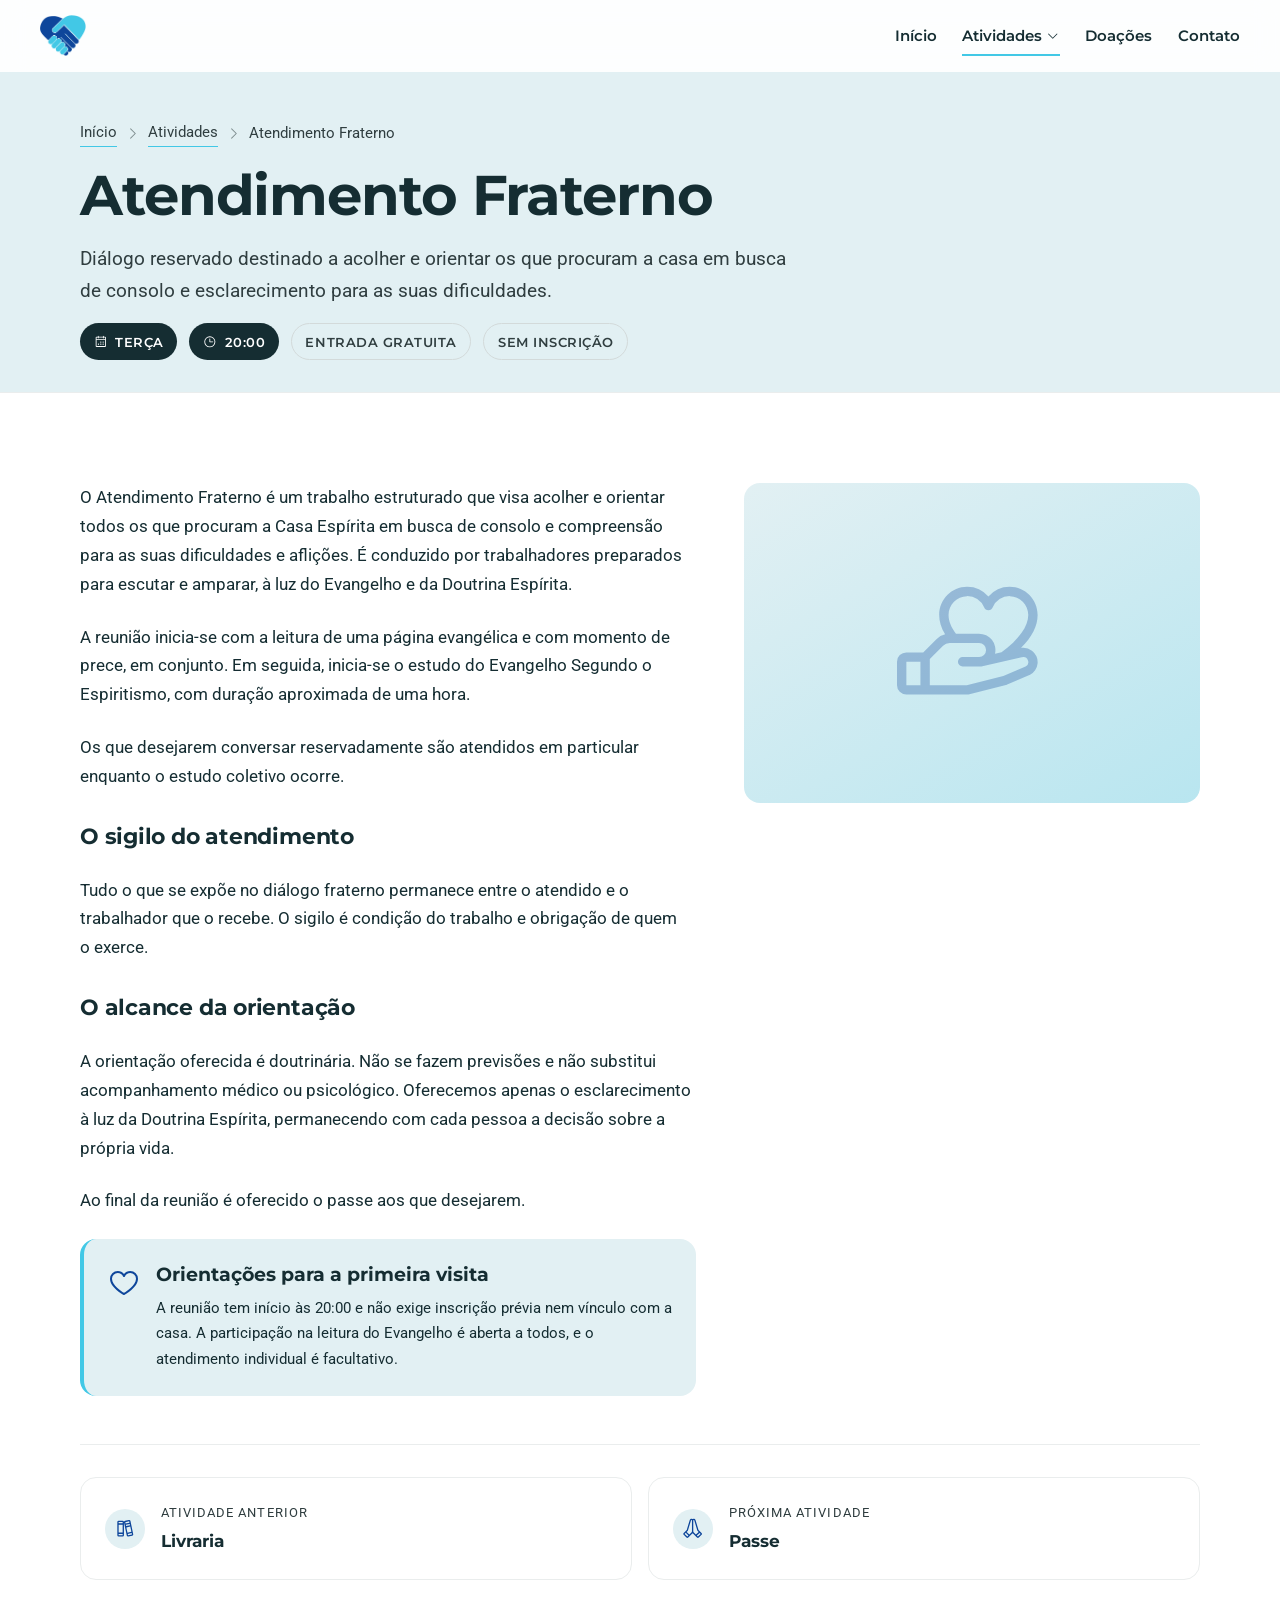
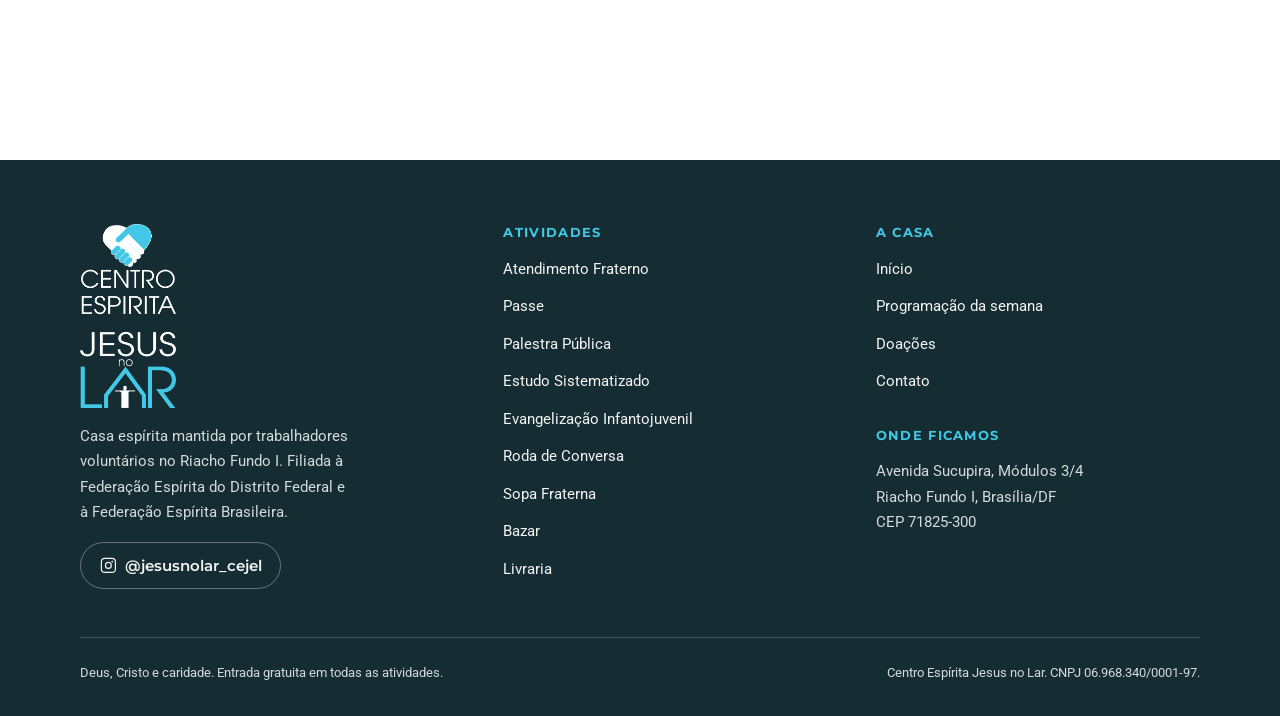
<file: atividades/atendimento-fraterno/index.html>
<!doctype html>
<html lang="pt-BR" class="no-js">
<head>
<meta charset="utf-8">
<meta name="viewport" content="width=device-width, initial-scale=1">
<title>Atendimento Fraterno | Centro Espírita Jesus no Lar</title>
<meta name="description" content="Diálogo reservado destinado a acolher e orientar os que procuram a casa em busca de consolo e esclarecimento para as suas dificuldades.">
<meta name="theme-color" content="#42c8e6">
<meta property="og:type" content="website">
<meta property="og:site_name" content="Centro Espírita Jesus no Lar">
<meta property="og:title" content="Atendimento Fraterno | Centro Espírita Jesus no Lar">
<meta property="og:description" content="Diálogo reservado destinado a acolher e orientar os que procuram a casa em busca de consolo e esclarecimento para as suas dificuldades.">
<meta property="og:locale" content="pt_BR">
<meta property="og:image" content="https://www.cejesusnolar.com.br/assets/img/fachada-1000.webp">
<link rel="icon" href="../../favicon.ico" sizes="32x32">
<link rel="icon" href="../../assets/logo/favicon-192.png" type="image/png" sizes="192x192">
<link rel="apple-touch-icon" href="../../assets/logo/favicon-180.png">
<link rel="preconnect" href="https://fonts.googleapis.com">
<link rel="preconnect" href="https://fonts.gstatic.com" crossorigin>
<link href="https://fonts.googleapis.com/css2?family=Montserrat:wght@500;600;700&family=Roboto:wght@400;500;700&display=swap" rel="stylesheet">
<link rel="stylesheet" href="../../assets/css/tokens.css">
<link rel="stylesheet" href="../../assets/css/base.css">
<link rel="stylesheet" href="../../assets/css/components.css">
</head>
<body>
<a class="skip-link" href="#conteudo">Ir para o conteúdo</a>
<span id="topo-sentinela" aria-hidden="true"></span>
<header class="site-header"><div class="header-inner"><a class="brand-lockup" href="../../index.html"><img src="../../assets/logo/cejel-marca.png" alt="" width="46" height="40"><span class="visually-hidden">Centro Espírita Jesus no Lar, ir para a página inicial</span></a><button class="nav-toggle" type="button" aria-expanded="false" aria-controls="nav-principal"><span class="visually-hidden nav-toggle-label">Abrir o menu</span><svg class="icon icon-lg nav-toggle-open" aria-hidden="true" focusable="false"><use href="#ph-list"/></svg><svg class="icon icon-lg nav-toggle-close" aria-hidden="true" focusable="false"><use href="#ph-x"/></svg></button><nav class="nav" id="nav-principal" data-collapsed="true" aria-label="Navegação principal"><a class="nav-link" href="../../index.html">Início</a><div class="nav-item"><a class="nav-link" href="../../index.html#atividades" aria-current="page">Atividades<svg class="icon nav-caret" aria-hidden="true" focusable="false"><use href="#ph-caret-down"/></svg></a><ul class="nav-menu"><li><a href="../../atividades/atendimento-fraterno/index.html"><svg class="icon" aria-hidden="true" focusable="false"><use href="#ph-hand-heart"/></svg>Atendimento Fraterno</a></li><li><a href="../../atividades/passe/index.html"><svg class="icon" aria-hidden="true" focusable="false"><use href="#ph-hands-praying"/></svg>Passe</a></li><li><a href="../../atividades/palestra-publica/index.html"><svg class="icon" aria-hidden="true" focusable="false"><use href="#ph-chalkboard-teacher"/></svg>Palestra Pública</a></li><li><a href="../../atividades/estudo-sistematizado/index.html"><svg class="icon" aria-hidden="true" focusable="false"><use href="#ph-book-open-text"/></svg>Estudo Sistematizado</a></li><li><a href="../../atividades/evangelizacao-infantojuvenil/index.html"><svg class="icon" aria-hidden="true" focusable="false"><use href="#ph-users-three"/></svg>Evangelização Infantojuvenil</a></li><li><a href="../../atividades/roda-de-conversa/index.html"><svg class="icon" aria-hidden="true" focusable="false"><use href="#ph-chats-circle"/></svg>Roda de Conversa</a></li><li><a href="../../atividades/sopa-fraterna/index.html"><svg class="icon" aria-hidden="true" focusable="false"><use href="#ph-bowl-food"/></svg>Sopa Fraterna</a></li><li><a href="../../atividades/bazar/index.html"><svg class="icon" aria-hidden="true" focusable="false"><use href="#ph-coat-hanger"/></svg>Bazar</a></li><li><a href="../../atividades/livraria/index.html"><svg class="icon" aria-hidden="true" focusable="false"><use href="#ph-books"/></svg>Livraria</a></li></ul></div><a class="nav-link" href="../../doacoes/index.html">Doações</a><a class="nav-link" href="../../contato/index.html">Contato</a></nav></div></header>
<main id="conteudo">
<div class="page-head">
<div class="shell">
<nav class="breadcrumb" aria-label="Trilha de navegação">
<a href="../../index.html">Início</a><svg class="icon" aria-hidden="true" focusable="false"><use href="#ph-caret-right"/></svg>
<a href="../../index.html#atividades">Atividades</a><svg class="icon" aria-hidden="true" focusable="false"><use href="#ph-caret-right"/></svg><span>Atendimento Fraterno</span>
</nav>
<h1>Atendimento Fraterno</h1>
<p class="lede">Diálogo reservado destinado a acolher e orientar os que procuram a casa em busca de consolo e esclarecimento para as suas dificuldades.</p>
<div class="meta-row"><span class="tag"><svg class="icon" aria-hidden="true" focusable="false"><use href="#ph-calendar-dots"/></svg>Terça</span><span class="tag"><svg class="icon" aria-hidden="true" focusable="false"><use href="#ph-clock"/></svg>20:00</span><span class="tag tag-open">Entrada gratuita</span><span class="tag tag-open">Sem inscrição</span></div>
</div>
</div>

<section class="section">
<div class="shell">
<div class="activity-layout">
<div class="prose">
<p>O Atendimento Fraterno é um trabalho estruturado que visa acolher e orientar todos os que procuram a Casa Espírita em busca de consolo e compreensão para as suas dificuldades e aflições. É conduzido por trabalhadores preparados para escutar e amparar, à luz do Evangelho e da Doutrina Espírita.</p>
<p>A reunião inicia-se com a leitura de uma página evangélica e com momento de prece, em conjunto. Em seguida, inicia-se o estudo do Evangelho Segundo o Espiritismo, com duração aproximada de uma hora.</p>
<p>Os que desejarem conversar reservadamente são atendidos em particular enquanto o estudo coletivo ocorre.</p>
<h3>O sigilo do atendimento</h3>
<p>Tudo o que se expõe no diálogo fraterno permanece entre o atendido e o trabalhador que o recebe. O sigilo é condição do trabalho e obrigação de quem o exerce.</p>
<h3>O alcance da orientação</h3>
<p>A orientação oferecida é doutrinária. Não se fazem previsões e não substitui acompanhamento médico ou psicológico. Oferecemos apenas o esclarecimento à luz da Doutrina Espírita, permanecendo com cada pessoa a decisão sobre a própria vida.</p>
<p>Ao final da reunião é oferecido o passe aos que desejarem.</p>
<div class="callout"><svg class="icon icon-lg" aria-hidden="true" focusable="false"><use href="#ph-heart"/></svg><div><h4>Orientações para a primeira visita</h4><p>A reunião tem início às 20:00 e não exige inscrição prévia nem vínculo com a casa. A participação na leitura do Evangelho é aberta a todos, e o atendimento individual é facultativo.</p></div></div>
</div>
<figure class="page-media page-media-type reveal"><svg class="icon icon-watermark" aria-hidden="true" focusable="false"><use href="#ph-hand-heart"/></svg></figure>
</div>

<div class="sibling-nav">
<a class="sibling" href="../../atividades/livraria/index.html">
<span class="panel-icon"><svg class="icon" aria-hidden="true" focusable="false"><use href="#ph-books"/></svg></span>
<span><span class="sibling-label">Atividade anterior</span><strong>Livraria</strong></span>
</a>
<a class="sibling" href="../../atividades/passe/index.html">
<span class="panel-icon"><svg class="icon" aria-hidden="true" focusable="false"><use href="#ph-hands-praying"/></svg></span>
<span><span class="sibling-label">Próxima atividade</span><strong>Passe</strong></span>
</a>
</div>
</div>
</section>
<svg aria-hidden="true" style="position:absolute;width:0;height:0;overflow:hidden"><defs><symbol id="ph-hand-heart" viewBox="0 0 256 256" fill="currentColor"><path d="M230.33,141.06a24.34,24.34,0,0,0-18.61-4.77C230.5,117.33,240,98.48,240,80c0-26.47-21.29-48-47.46-48A47.58,47.58,0,0,0,156,48.75,47.58,47.58,0,0,0,119.46,32C93.29,32,72,53.53,72,80c0,11,3.24,21.69,10.06,33a31.87,31.87,0,0,0-14.75,8.4L44.69,144H16A16,16,0,0,0,0,160v40a16,16,0,0,0,16,16H120a7.93,7.93,0,0,0,1.94-.24l64-16a6.94,6.94,0,0,0,1.19-.4L226,182.82l.44-.2a24.6,24.6,0,0,0,3.93-41.56ZM119.46,48A31.15,31.15,0,0,1,148.6,67a8,8,0,0,0,14.8,0,31.15,31.15,0,0,1,29.14-19C209.59,48,224,62.65,224,80c0,19.51-15.79,41.58-45.66,63.9l-11.09,2.55A28,28,0,0,0,140,112H100.68C92.05,100.36,88,90.12,88,80,88,62.65,102.41,48,119.46,48ZM16,160H40v40H16Zm203.43,8.21-38,16.18L119,200H56V155.31l22.63-22.62A15.86,15.86,0,0,1,89.94,128H140a12,12,0,0,1,0,24H112a8,8,0,0,0,0,16h32a8.32,8.32,0,0,0,1.79-.2l67-15.41.31-.08a8.6,8.6,0,0,1,6.3,15.9Z"/></symbol><symbol id="ph-hands-praying" viewBox="0 0 256 256" fill="currentColor"><path d="M235.32,180l-36.24-36.25L162.62,23.46A21.76,21.76,0,0,0,128,12.93,21.76,21.76,0,0,0,93.38,23.46L56.92,143.76,20.68,180a16,16,0,0,0,0,22.62l32.69,32.69a16,16,0,0,0,22.63,0L124.28,187a40.68,40.68,0,0,0,3.72-4.29,40.68,40.68,0,0,0,3.72,4.29L180,235.32a16,16,0,0,0,22.63,0l32.69-32.69A16,16,0,0,0,235.32,180ZM64.68,224,32,191.32l12.69-12.69,32.69,32.69ZM120,158.75a23.85,23.85,0,0,1-7,17L88.68,200,56,167.32l13.65-13.66a8,8,0,0,0,2-3.34l37-122.22A5.78,5.78,0,0,1,120,29.78Zm23,17a23.85,23.85,0,0,1-7-17v-129a5.78,5.78,0,0,1,11.31-1.68l37,122.22a8,8,0,0,0,2,3.34l14.49,14.49-33.4,32ZM191.32,224l-12.56-12.57,33.39-32L224,191.32Z"/></symbol><symbol id="ph-chalkboard-teacher" viewBox="0 0 256 256" fill="currentColor"><path d="M216,40H40A16,16,0,0,0,24,56V200a16,16,0,0,0,16,16H53.39a8,8,0,0,0,7.23-4.57,48,48,0,0,1,86.76,0,8,8,0,0,0,7.23,4.57H216a16,16,0,0,0,16-16V56A16,16,0,0,0,216,40ZM80,144a24,24,0,1,1,24,24A24,24,0,0,1,80,144Zm136,56H159.43a64.39,64.39,0,0,0-28.83-26.16,40,40,0,1,0-53.2,0A64.39,64.39,0,0,0,48.57,200H40V56H216ZM56,96V80a8,8,0,0,1,8-8H192a8,8,0,0,1,8,8v96a8,8,0,0,1-8,8H176a8,8,0,0,1,0-16h8V88H72v8a8,8,0,0,1-16,0Z"/></symbol><symbol id="ph-book-open-text" viewBox="0 0 256 256" fill="currentColor"><path d="M232,48H160a40,40,0,0,0-32,16A40,40,0,0,0,96,48H24a8,8,0,0,0-8,8V200a8,8,0,0,0,8,8H96a24,24,0,0,1,24,24,8,8,0,0,0,16,0,24,24,0,0,1,24-24h72a8,8,0,0,0,8-8V56A8,8,0,0,0,232,48ZM96,192H32V64H96a24,24,0,0,1,24,24V200A39.81,39.81,0,0,0,96,192Zm128,0H160a39.81,39.81,0,0,0-24,8V88a24,24,0,0,1,24-24h64ZM160,88h40a8,8,0,0,1,0,16H160a8,8,0,0,1,0-16Zm48,40a8,8,0,0,1-8,8H160a8,8,0,0,1,0-16h40A8,8,0,0,1,208,128Zm0,32a8,8,0,0,1-8,8H160a8,8,0,0,1,0-16h40A8,8,0,0,1,208,160Z"/></symbol><symbol id="ph-users-three" viewBox="0 0 256 256" fill="currentColor"><path d="M244.8,150.4a8,8,0,0,1-11.2-1.6A51.6,51.6,0,0,0,192,128a8,8,0,0,1-7.37-4.89,8,8,0,0,1,0-6.22A8,8,0,0,1,192,112a24,24,0,1,0-23.24-30,8,8,0,1,1-15.5-4A40,40,0,1,1,219,117.51a67.94,67.94,0,0,1,27.43,21.68A8,8,0,0,1,244.8,150.4ZM190.92,212a8,8,0,1,1-13.84,8,57,57,0,0,0-98.16,0,8,8,0,1,1-13.84-8,72.06,72.06,0,0,1,33.74-29.92,48,48,0,1,1,58.36,0A72.06,72.06,0,0,1,190.92,212ZM128,176a32,32,0,1,0-32-32A32,32,0,0,0,128,176ZM72,120a8,8,0,0,0-8-8A24,24,0,1,1,87.24,82a8,8,0,1,0,15.5-4A40,40,0,1,0,37,117.51,67.94,67.94,0,0,0,9.6,139.19a8,8,0,1,0,12.8,9.61A51.6,51.6,0,0,1,64,128,8,8,0,0,0,72,120Z"/></symbol><symbol id="ph-chats-circle" viewBox="0 0 256 256" fill="currentColor"><path d="M232.07,186.76a80,80,0,0,0-62.5-114.17A80,80,0,1,0,23.93,138.76l-7.27,24.71a16,16,0,0,0,19.87,19.87l24.71-7.27a80.39,80.39,0,0,0,25.18,7.35,80,80,0,0,0,108.34,40.65l24.71,7.27a16,16,0,0,0,19.87-19.86ZM62,159.5a8.28,8.28,0,0,0-2.26.32L32,168l8.17-27.76a8,8,0,0,0-.63-6,64,64,0,1,1,26.26,26.26A8,8,0,0,0,62,159.5Zm153.79,28.73L224,216l-27.76-8.17a8,8,0,0,0-6,.63,64.05,64.05,0,0,1-85.87-24.88A79.93,79.93,0,0,0,174.7,89.71a64,64,0,0,1,41.75,92.48A8,8,0,0,0,215.82,188.23Z"/></symbol><symbol id="ph-bowl-food" viewBox="0 0 256 256" fill="currentColor"><path d="M224,104h-8.37a88,88,0,0,0-175.26,0H32a8,8,0,0,0-8,8,104.35,104.35,0,0,0,56,92.28V208a16,16,0,0,0,16,16h64a16,16,0,0,0,16-16v-3.72A104.35,104.35,0,0,0,232,112,8,8,0,0,0,224,104Zm-24.46,0H148.12a71.84,71.84,0,0,1,41.27-29.57A71.45,71.45,0,0,1,199.54,104ZM173.48,56.23q2.75,2.25,5.27,4.75a87.92,87.92,0,0,0-49.15,43H100.1A72.26,72.26,0,0,1,168,56C169.83,56,171.66,56.09,173.48,56.23ZM128,40a71.87,71.87,0,0,1,19,2.57A88.36,88.36,0,0,0,83.33,104H56.46A72.08,72.08,0,0,1,128,40Zm36.66,152A8,8,0,0,0,160,199.3V208H96v-8.7A8,8,0,0,0,91.34,192a88.29,88.29,0,0,1-51-72H215.63A88.29,88.29,0,0,1,164.66,192Z"/></symbol><symbol id="ph-coat-hanger" viewBox="0 0 256 256" fill="currentColor"><path d="M241.57,171.2,141.33,96l23.46-17.6A8,8,0,0,0,168,72a40,40,0,1,0-80,0,8,8,0,0,0,16,0,24,24,0,0,1,47.69-3.78L123.34,89.49l-.28.21L14.43,171.2A16,16,0,0,0,24,200H232a16,16,0,0,0,9.6-28.8ZM232,184H24l104-78,104,78Z"/></symbol><symbol id="ph-books" viewBox="0 0 256 256" fill="currentColor"><path d="M231.65,194.55,198.46,36.75a16,16,0,0,0-19-12.39L132.65,34.42a16.08,16.08,0,0,0-12.3,19l33.19,157.8A16,16,0,0,0,169.16,224a16.25,16.25,0,0,0,3.38-.36l46.81-10.06A16.09,16.09,0,0,0,231.65,194.55ZM136,50.15c0-.06,0-.09,0-.09l46.8-10,3.33,15.87L139.33,66Zm6.62,31.47,46.82-10.05,3.34,15.9L146,97.53Zm6.64,31.57,46.82-10.06,13.3,63.24-46.82,10.06ZM216,197.94l-46.8,10-3.33-15.87L212.67,182,216,197.85C216,197.91,216,197.94,216,197.94ZM104,32H56A16,16,0,0,0,40,48V208a16,16,0,0,0,16,16h48a16,16,0,0,0,16-16V48A16,16,0,0,0,104,32ZM56,48h48V64H56Zm0,32h48v96H56Zm48,128H56V192h48v16Z"/></symbol><symbol id="ph-caret-down" viewBox="0 0 256 256" fill="currentColor"><path d="M213.66,101.66l-80,80a8,8,0,0,1-11.32,0l-80-80A8,8,0,0,1,53.66,90.34L128,164.69l74.34-74.35a8,8,0,0,1,11.32,11.32Z"/></symbol><symbol id="ph-list" viewBox="0 0 256 256" fill="currentColor"><path d="M224,128a8,8,0,0,1-8,8H40a8,8,0,0,1,0-16H216A8,8,0,0,1,224,128ZM40,72H216a8,8,0,0,0,0-16H40a8,8,0,0,0,0,16ZM216,184H40a8,8,0,0,0,0,16H216a8,8,0,0,0,0-16Z"/></symbol><symbol id="ph-x" viewBox="0 0 256 256" fill="currentColor"><path d="M205.66,194.34a8,8,0,0,1-11.32,11.32L128,139.31,61.66,205.66a8,8,0,0,1-11.32-11.32L116.69,128,50.34,61.66A8,8,0,0,1,61.66,50.34L128,116.69l66.34-66.35a8,8,0,0,1,11.32,11.32L139.31,128Z"/></symbol><symbol id="ph-calendar-dots" viewBox="0 0 256 256" fill="currentColor"><path d="M208,32H184V24a8,8,0,0,0-16,0v8H88V24a8,8,0,0,0-16,0v8H48A16,16,0,0,0,32,48V208a16,16,0,0,0,16,16H208a16,16,0,0,0,16-16V48A16,16,0,0,0,208,32ZM72,48v8a8,8,0,0,0,16,0V48h80v8a8,8,0,0,0,16,0V48h24V80H48V48ZM208,208H48V96H208V208Zm-68-76a12,12,0,1,1-12-12A12,12,0,0,1,140,132Zm44,0a12,12,0,1,1-12-12A12,12,0,0,1,184,132ZM96,172a12,12,0,1,1-12-12A12,12,0,0,1,96,172Zm44,0a12,12,0,1,1-12-12A12,12,0,0,1,140,172Zm44,0a12,12,0,1,1-12-12A12,12,0,0,1,184,172Z"/></symbol><symbol id="ph-clock" viewBox="0 0 256 256" fill="currentColor"><path d="M128,24A104,104,0,1,0,232,128,104.11,104.11,0,0,0,128,24Zm0,192a88,88,0,1,1,88-88A88.1,88.1,0,0,1,128,216Zm64-88a8,8,0,0,1-8,8H128a8,8,0,0,1-8-8V72a8,8,0,0,1,16,0v48h48A8,8,0,0,1,192,128Z"/></symbol><symbol id="ph-caret-right" viewBox="0 0 256 256" fill="currentColor"><path d="M181.66,133.66l-80,80a8,8,0,0,1-11.32-11.32L164.69,128,90.34,53.66a8,8,0,0,1,11.32-11.32l80,80A8,8,0,0,1,181.66,133.66Z"/></symbol><symbol id="ph-heart" viewBox="0 0 256 256" fill="currentColor"><path d="M178,40c-20.65,0-38.73,8.88-50,23.89C116.73,48.88,98.65,40,78,40a62.07,62.07,0,0,0-62,62c0,70,103.79,126.66,108.21,129a8,8,0,0,0,7.58,0C136.21,228.66,240,172,240,102A62.07,62.07,0,0,0,178,40ZM128,214.8C109.74,204.16,32,155.69,32,102A46.06,46.06,0,0,1,78,56c19.45,0,35.78,10.36,42.6,27a8,8,0,0,0,14.8,0c6.82-16.67,23.15-27,42.6-27a46.06,46.06,0,0,1,46,46C224,155.61,146.24,204.15,128,214.8Z"/></symbol><symbol id="ph-instagram-logo" viewBox="0 0 256 256" fill="currentColor"><path d="M128,80a48,48,0,1,0,48,48A48.05,48.05,0,0,0,128,80Zm0,80a32,32,0,1,1,32-32A32,32,0,0,1,128,160ZM176,24H80A56.06,56.06,0,0,0,24,80v96a56.06,56.06,0,0,0,56,56h96a56.06,56.06,0,0,0,56-56V80A56.06,56.06,0,0,0,176,24Zm40,152a40,40,0,0,1-40,40H80a40,40,0,0,1-40-40V80A40,40,0,0,1,80,40h96a40,40,0,0,1,40,40ZM192,76a12,12,0,1,1-12-12A12,12,0,0,1,192,76Z"/></symbol></defs></svg>
</main>
<footer class="site-footer">
<div class="shell">
<div class="footer-top">
<div class="footer-brand">
<img src="../../assets/logo/cejel-logo-claro.png" alt="Centro Espírita Jesus no Lar" width="132">
<p>Casa espírita mantida por trabalhadores voluntários no Riacho Fundo I. Filiada à Federação Espírita do Distrito Federal e à Federação Espírita Brasileira.</p>
<a class="footer-social" href="https://www.instagram.com/jesusnolar_cejel/" rel="noopener"><svg class="icon" aria-hidden="true" focusable="false"><use href="#ph-instagram-logo"/></svg>@jesusnolar_cejel</a>
</div>
<div class="footer-col">
<h4>Atividades</h4>
<ul><li><a href="../../atividades/atendimento-fraterno/index.html">Atendimento Fraterno</a></li><li><a href="../../atividades/passe/index.html">Passe</a></li><li><a href="../../atividades/palestra-publica/index.html">Palestra Pública</a></li><li><a href="../../atividades/estudo-sistematizado/index.html">Estudo Sistematizado</a></li><li><a href="../../atividades/evangelizacao-infantojuvenil/index.html">Evangelização Infantojuvenil</a></li><li><a href="../../atividades/roda-de-conversa/index.html">Roda de Conversa</a></li><li><a href="../../atividades/sopa-fraterna/index.html">Sopa Fraterna</a></li><li><a href="../../atividades/bazar/index.html">Bazar</a></li><li><a href="../../atividades/livraria/index.html">Livraria</a></li></ul>
</div>
<div class="footer-col">
<h4>A casa</h4>
<ul>
<li><a href="../../index.html">Início</a></li>
<li><a href="../../index.html#programacao">Programação da semana</a></li>
<li><a href="../../doacoes/index.html">Doações</a></li>
<li><a href="../../contato/index.html">Contato</a></li>
</ul>
<h4 style="margin-top:var(--space-6)">Onde ficamos</h4>
<address style="font-size:var(--text-sm);font-style:normal;color:var(--light-4)">
Avenida Sucupira, Módulos 3/4<br>Riacho Fundo I, Brasília/DF<br>CEP 71825-300
</address>
</div>
</div>
<div class="footer-bottom">
<p>Deus, Cristo e caridade. Entrada gratuita em todas as atividades.</p>
<p>Centro Espírita Jesus no Lar. CNPJ 06.968.340/0001-97.</p>
</div>
</div>
</footer>
<script src="../../assets/js/site.js" defer></script>
</body>
</html>
</file>
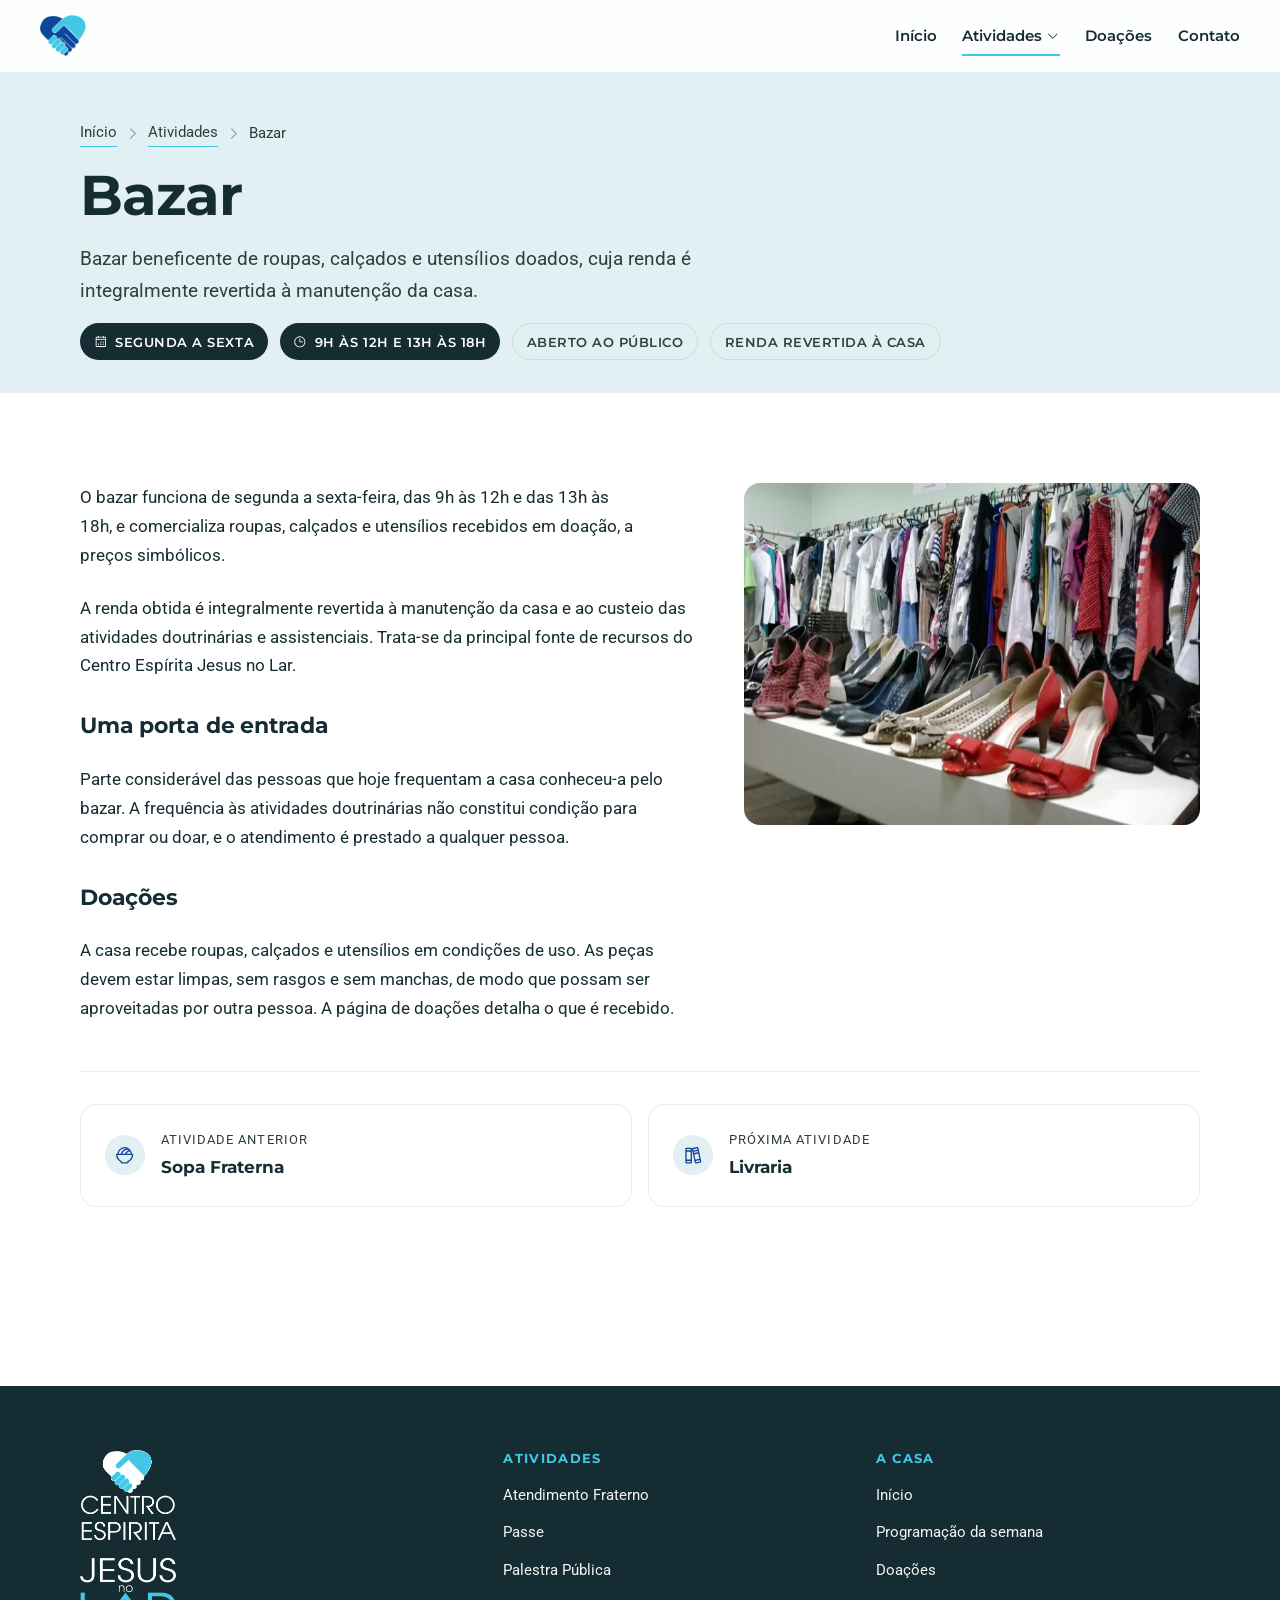
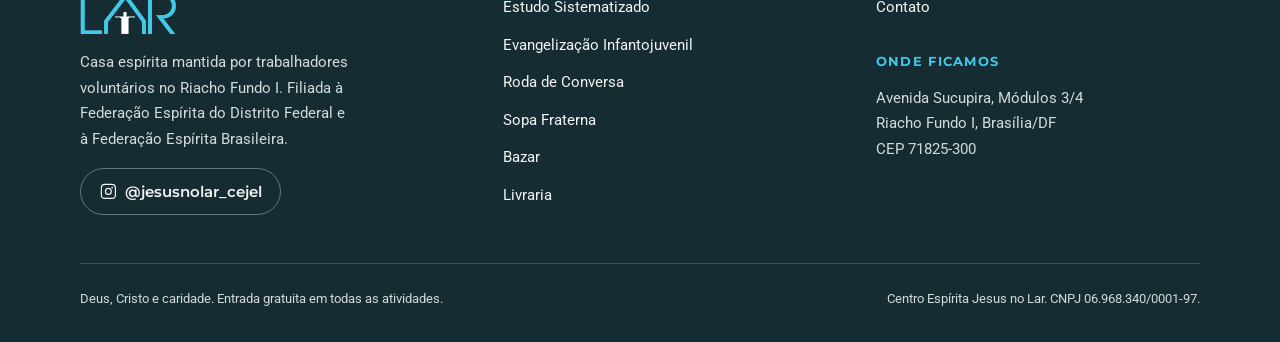
<file: atividades/bazar/index.html>
<!doctype html>
<html lang="pt-BR" class="no-js">
<head>
<meta charset="utf-8">
<meta name="viewport" content="width=device-width, initial-scale=1">
<title>Bazar | Centro Espírita Jesus no Lar</title>
<meta name="description" content="Bazar beneficente de roupas, calçados e utensílios doados, cuja renda é integralmente revertida à manutenção da casa.">
<meta name="theme-color" content="#42c8e6">
<meta property="og:type" content="website">
<meta property="og:site_name" content="Centro Espírita Jesus no Lar">
<meta property="og:title" content="Bazar | Centro Espírita Jesus no Lar">
<meta property="og:description" content="Bazar beneficente de roupas, calçados e utensílios doados, cuja renda é integralmente revertida à manutenção da casa.">
<meta property="og:locale" content="pt_BR">
<meta property="og:image" content="https://www.cejesusnolar.com.br/assets/img/fachada-1000.webp">
<link rel="icon" href="../../favicon.ico" sizes="32x32">
<link rel="icon" href="../../assets/logo/favicon-192.png" type="image/png" sizes="192x192">
<link rel="apple-touch-icon" href="../../assets/logo/favicon-180.png">
<link rel="preconnect" href="https://fonts.googleapis.com">
<link rel="preconnect" href="https://fonts.gstatic.com" crossorigin>
<link href="https://fonts.googleapis.com/css2?family=Montserrat:wght@500;600;700&family=Roboto:wght@400;500;700&display=swap" rel="stylesheet">
<link rel="stylesheet" href="../../assets/css/tokens.css">
<link rel="stylesheet" href="../../assets/css/base.css">
<link rel="stylesheet" href="../../assets/css/components.css">
</head>
<body>
<a class="skip-link" href="#conteudo">Ir para o conteúdo</a>
<span id="topo-sentinela" aria-hidden="true"></span>
<header class="site-header"><div class="header-inner"><a class="brand-lockup" href="../../index.html"><img src="../../assets/logo/cejel-marca.png" alt="" width="46" height="40"><span class="visually-hidden">Centro Espírita Jesus no Lar, ir para a página inicial</span></a><button class="nav-toggle" type="button" aria-expanded="false" aria-controls="nav-principal"><span class="visually-hidden nav-toggle-label">Abrir o menu</span><svg class="icon icon-lg nav-toggle-open" aria-hidden="true" focusable="false"><use href="#ph-list"/></svg><svg class="icon icon-lg nav-toggle-close" aria-hidden="true" focusable="false"><use href="#ph-x"/></svg></button><nav class="nav" id="nav-principal" data-collapsed="true" aria-label="Navegação principal"><a class="nav-link" href="../../index.html">Início</a><div class="nav-item"><a class="nav-link" href="../../index.html#atividades" aria-current="page">Atividades<svg class="icon nav-caret" aria-hidden="true" focusable="false"><use href="#ph-caret-down"/></svg></a><ul class="nav-menu"><li><a href="../../atividades/atendimento-fraterno/index.html"><svg class="icon" aria-hidden="true" focusable="false"><use href="#ph-hand-heart"/></svg>Atendimento Fraterno</a></li><li><a href="../../atividades/passe/index.html"><svg class="icon" aria-hidden="true" focusable="false"><use href="#ph-hands-praying"/></svg>Passe</a></li><li><a href="../../atividades/palestra-publica/index.html"><svg class="icon" aria-hidden="true" focusable="false"><use href="#ph-chalkboard-teacher"/></svg>Palestra Pública</a></li><li><a href="../../atividades/estudo-sistematizado/index.html"><svg class="icon" aria-hidden="true" focusable="false"><use href="#ph-book-open-text"/></svg>Estudo Sistematizado</a></li><li><a href="../../atividades/evangelizacao-infantojuvenil/index.html"><svg class="icon" aria-hidden="true" focusable="false"><use href="#ph-users-three"/></svg>Evangelização Infantojuvenil</a></li><li><a href="../../atividades/roda-de-conversa/index.html"><svg class="icon" aria-hidden="true" focusable="false"><use href="#ph-chats-circle"/></svg>Roda de Conversa</a></li><li><a href="../../atividades/sopa-fraterna/index.html"><svg class="icon" aria-hidden="true" focusable="false"><use href="#ph-bowl-food"/></svg>Sopa Fraterna</a></li><li><a href="../../atividades/bazar/index.html"><svg class="icon" aria-hidden="true" focusable="false"><use href="#ph-coat-hanger"/></svg>Bazar</a></li><li><a href="../../atividades/livraria/index.html"><svg class="icon" aria-hidden="true" focusable="false"><use href="#ph-books"/></svg>Livraria</a></li></ul></div><a class="nav-link" href="../../doacoes/index.html">Doações</a><a class="nav-link" href="../../contato/index.html">Contato</a></nav></div></header>
<main id="conteudo">
<div class="page-head">
<div class="shell">
<nav class="breadcrumb" aria-label="Trilha de navegação">
<a href="../../index.html">Início</a><svg class="icon" aria-hidden="true" focusable="false"><use href="#ph-caret-right"/></svg>
<a href="../../index.html#atividades">Atividades</a><svg class="icon" aria-hidden="true" focusable="false"><use href="#ph-caret-right"/></svg><span>Bazar</span>
</nav>
<h1>Bazar</h1>
<p class="lede">Bazar beneficente de roupas, calçados e utensílios doados, cuja renda é integralmente revertida à manutenção da casa.</p>
<div class="meta-row"><span class="tag"><svg class="icon" aria-hidden="true" focusable="false"><use href="#ph-calendar-dots"/></svg>Segunda a sexta</span><span class="tag"><svg class="icon" aria-hidden="true" focusable="false"><use href="#ph-clock"/></svg>9h às 12h e 13h às 18h</span><span class="tag tag-open">Aberto ao público</span><span class="tag tag-open">Renda revertida à casa</span></div>
</div>
</div>

<section class="section">
<div class="shell">
<div class="activity-layout">
<div class="prose">
<p>O bazar funciona de segunda a sexta-feira, das 9h às 12h e das 13h às 18h, e comercializa roupas, calçados e utensílios recebidos em doação, a preços simbólicos.</p>
<p>A renda obtida é integralmente revertida à manutenção da casa e ao custeio das atividades doutrinárias e assistenciais. Trata-se da principal fonte de recursos do Centro Espírita Jesus no Lar.</p>
<h3>Uma porta de entrada</h3>
<p>Parte considerável das pessoas que hoje frequentam a casa conheceu-a pelo bazar. A frequência às atividades doutrinárias não constitui condição para comprar ou doar, e o atendimento é prestado a qualquer pessoa.</p>
<h3>Doações</h3>
<p>A casa recebe roupas, calçados e utensílios em condições de uso. As peças devem estar limpas, sem rasgos e sem manchas, de modo que possam ser aproveitadas por outra pessoa. A página de doações detalha o que é recebido.</p>
</div>
<figure class="page-media reveal"><img src="../../assets/img/bazar-1600.webp" srcset="../../assets/img/bazar-640.webp 640w, ../../assets/img/bazar-1000.webp 1000w, ../../assets/img/bazar-1600.webp 1600w" sizes="(max-width: 900px) 100vw, 40vw" alt="Araras de roupas e sapatos organizados sobre uma mesa no bazar da casa" fetchpriority="high" decoding="async"></figure>
</div>

<div class="sibling-nav">
<a class="sibling" href="../../atividades/sopa-fraterna/index.html">
<span class="panel-icon"><svg class="icon" aria-hidden="true" focusable="false"><use href="#ph-bowl-food"/></svg></span>
<span><span class="sibling-label">Atividade anterior</span><strong>Sopa Fraterna</strong></span>
</a>
<a class="sibling" href="../../atividades/livraria/index.html">
<span class="panel-icon"><svg class="icon" aria-hidden="true" focusable="false"><use href="#ph-books"/></svg></span>
<span><span class="sibling-label">Próxima atividade</span><strong>Livraria</strong></span>
</a>
</div>
</div>
</section>
<svg aria-hidden="true" style="position:absolute;width:0;height:0;overflow:hidden"><defs><symbol id="ph-hand-heart" viewBox="0 0 256 256" fill="currentColor"><path d="M230.33,141.06a24.34,24.34,0,0,0-18.61-4.77C230.5,117.33,240,98.48,240,80c0-26.47-21.29-48-47.46-48A47.58,47.58,0,0,0,156,48.75,47.58,47.58,0,0,0,119.46,32C93.29,32,72,53.53,72,80c0,11,3.24,21.69,10.06,33a31.87,31.87,0,0,0-14.75,8.4L44.69,144H16A16,16,0,0,0,0,160v40a16,16,0,0,0,16,16H120a7.93,7.93,0,0,0,1.94-.24l64-16a6.94,6.94,0,0,0,1.19-.4L226,182.82l.44-.2a24.6,24.6,0,0,0,3.93-41.56ZM119.46,48A31.15,31.15,0,0,1,148.6,67a8,8,0,0,0,14.8,0,31.15,31.15,0,0,1,29.14-19C209.59,48,224,62.65,224,80c0,19.51-15.79,41.58-45.66,63.9l-11.09,2.55A28,28,0,0,0,140,112H100.68C92.05,100.36,88,90.12,88,80,88,62.65,102.41,48,119.46,48ZM16,160H40v40H16Zm203.43,8.21-38,16.18L119,200H56V155.31l22.63-22.62A15.86,15.86,0,0,1,89.94,128H140a12,12,0,0,1,0,24H112a8,8,0,0,0,0,16h32a8.32,8.32,0,0,0,1.79-.2l67-15.41.31-.08a8.6,8.6,0,0,1,6.3,15.9Z"/></symbol><symbol id="ph-hands-praying" viewBox="0 0 256 256" fill="currentColor"><path d="M235.32,180l-36.24-36.25L162.62,23.46A21.76,21.76,0,0,0,128,12.93,21.76,21.76,0,0,0,93.38,23.46L56.92,143.76,20.68,180a16,16,0,0,0,0,22.62l32.69,32.69a16,16,0,0,0,22.63,0L124.28,187a40.68,40.68,0,0,0,3.72-4.29,40.68,40.68,0,0,0,3.72,4.29L180,235.32a16,16,0,0,0,22.63,0l32.69-32.69A16,16,0,0,0,235.32,180ZM64.68,224,32,191.32l12.69-12.69,32.69,32.69ZM120,158.75a23.85,23.85,0,0,1-7,17L88.68,200,56,167.32l13.65-13.66a8,8,0,0,0,2-3.34l37-122.22A5.78,5.78,0,0,1,120,29.78Zm23,17a23.85,23.85,0,0,1-7-17v-129a5.78,5.78,0,0,1,11.31-1.68l37,122.22a8,8,0,0,0,2,3.34l14.49,14.49-33.4,32ZM191.32,224l-12.56-12.57,33.39-32L224,191.32Z"/></symbol><symbol id="ph-chalkboard-teacher" viewBox="0 0 256 256" fill="currentColor"><path d="M216,40H40A16,16,0,0,0,24,56V200a16,16,0,0,0,16,16H53.39a8,8,0,0,0,7.23-4.57,48,48,0,0,1,86.76,0,8,8,0,0,0,7.23,4.57H216a16,16,0,0,0,16-16V56A16,16,0,0,0,216,40ZM80,144a24,24,0,1,1,24,24A24,24,0,0,1,80,144Zm136,56H159.43a64.39,64.39,0,0,0-28.83-26.16,40,40,0,1,0-53.2,0A64.39,64.39,0,0,0,48.57,200H40V56H216ZM56,96V80a8,8,0,0,1,8-8H192a8,8,0,0,1,8,8v96a8,8,0,0,1-8,8H176a8,8,0,0,1,0-16h8V88H72v8a8,8,0,0,1-16,0Z"/></symbol><symbol id="ph-book-open-text" viewBox="0 0 256 256" fill="currentColor"><path d="M232,48H160a40,40,0,0,0-32,16A40,40,0,0,0,96,48H24a8,8,0,0,0-8,8V200a8,8,0,0,0,8,8H96a24,24,0,0,1,24,24,8,8,0,0,0,16,0,24,24,0,0,1,24-24h72a8,8,0,0,0,8-8V56A8,8,0,0,0,232,48ZM96,192H32V64H96a24,24,0,0,1,24,24V200A39.81,39.81,0,0,0,96,192Zm128,0H160a39.81,39.81,0,0,0-24,8V88a24,24,0,0,1,24-24h64ZM160,88h40a8,8,0,0,1,0,16H160a8,8,0,0,1,0-16Zm48,40a8,8,0,0,1-8,8H160a8,8,0,0,1,0-16h40A8,8,0,0,1,208,128Zm0,32a8,8,0,0,1-8,8H160a8,8,0,0,1,0-16h40A8,8,0,0,1,208,160Z"/></symbol><symbol id="ph-users-three" viewBox="0 0 256 256" fill="currentColor"><path d="M244.8,150.4a8,8,0,0,1-11.2-1.6A51.6,51.6,0,0,0,192,128a8,8,0,0,1-7.37-4.89,8,8,0,0,1,0-6.22A8,8,0,0,1,192,112a24,24,0,1,0-23.24-30,8,8,0,1,1-15.5-4A40,40,0,1,1,219,117.51a67.94,67.94,0,0,1,27.43,21.68A8,8,0,0,1,244.8,150.4ZM190.92,212a8,8,0,1,1-13.84,8,57,57,0,0,0-98.16,0,8,8,0,1,1-13.84-8,72.06,72.06,0,0,1,33.74-29.92,48,48,0,1,1,58.36,0A72.06,72.06,0,0,1,190.92,212ZM128,176a32,32,0,1,0-32-32A32,32,0,0,0,128,176ZM72,120a8,8,0,0,0-8-8A24,24,0,1,1,87.24,82a8,8,0,1,0,15.5-4A40,40,0,1,0,37,117.51,67.94,67.94,0,0,0,9.6,139.19a8,8,0,1,0,12.8,9.61A51.6,51.6,0,0,1,64,128,8,8,0,0,0,72,120Z"/></symbol><symbol id="ph-chats-circle" viewBox="0 0 256 256" fill="currentColor"><path d="M232.07,186.76a80,80,0,0,0-62.5-114.17A80,80,0,1,0,23.93,138.76l-7.27,24.71a16,16,0,0,0,19.87,19.87l24.71-7.27a80.39,80.39,0,0,0,25.18,7.35,80,80,0,0,0,108.34,40.65l24.71,7.27a16,16,0,0,0,19.87-19.86ZM62,159.5a8.28,8.28,0,0,0-2.26.32L32,168l8.17-27.76a8,8,0,0,0-.63-6,64,64,0,1,1,26.26,26.26A8,8,0,0,0,62,159.5Zm153.79,28.73L224,216l-27.76-8.17a8,8,0,0,0-6,.63,64.05,64.05,0,0,1-85.87-24.88A79.93,79.93,0,0,0,174.7,89.71a64,64,0,0,1,41.75,92.48A8,8,0,0,0,215.82,188.23Z"/></symbol><symbol id="ph-bowl-food" viewBox="0 0 256 256" fill="currentColor"><path d="M224,104h-8.37a88,88,0,0,0-175.26,0H32a8,8,0,0,0-8,8,104.35,104.35,0,0,0,56,92.28V208a16,16,0,0,0,16,16h64a16,16,0,0,0,16-16v-3.72A104.35,104.35,0,0,0,232,112,8,8,0,0,0,224,104Zm-24.46,0H148.12a71.84,71.84,0,0,1,41.27-29.57A71.45,71.45,0,0,1,199.54,104ZM173.48,56.23q2.75,2.25,5.27,4.75a87.92,87.92,0,0,0-49.15,43H100.1A72.26,72.26,0,0,1,168,56C169.83,56,171.66,56.09,173.48,56.23ZM128,40a71.87,71.87,0,0,1,19,2.57A88.36,88.36,0,0,0,83.33,104H56.46A72.08,72.08,0,0,1,128,40Zm36.66,152A8,8,0,0,0,160,199.3V208H96v-8.7A8,8,0,0,0,91.34,192a88.29,88.29,0,0,1-51-72H215.63A88.29,88.29,0,0,1,164.66,192Z"/></symbol><symbol id="ph-coat-hanger" viewBox="0 0 256 256" fill="currentColor"><path d="M241.57,171.2,141.33,96l23.46-17.6A8,8,0,0,0,168,72a40,40,0,1,0-80,0,8,8,0,0,0,16,0,24,24,0,0,1,47.69-3.78L123.34,89.49l-.28.21L14.43,171.2A16,16,0,0,0,24,200H232a16,16,0,0,0,9.6-28.8ZM232,184H24l104-78,104,78Z"/></symbol><symbol id="ph-books" viewBox="0 0 256 256" fill="currentColor"><path d="M231.65,194.55,198.46,36.75a16,16,0,0,0-19-12.39L132.65,34.42a16.08,16.08,0,0,0-12.3,19l33.19,157.8A16,16,0,0,0,169.16,224a16.25,16.25,0,0,0,3.38-.36l46.81-10.06A16.09,16.09,0,0,0,231.65,194.55ZM136,50.15c0-.06,0-.09,0-.09l46.8-10,3.33,15.87L139.33,66Zm6.62,31.47,46.82-10.05,3.34,15.9L146,97.53Zm6.64,31.57,46.82-10.06,13.3,63.24-46.82,10.06ZM216,197.94l-46.8,10-3.33-15.87L212.67,182,216,197.85C216,197.91,216,197.94,216,197.94ZM104,32H56A16,16,0,0,0,40,48V208a16,16,0,0,0,16,16h48a16,16,0,0,0,16-16V48A16,16,0,0,0,104,32ZM56,48h48V64H56Zm0,32h48v96H56Zm48,128H56V192h48v16Z"/></symbol><symbol id="ph-caret-down" viewBox="0 0 256 256" fill="currentColor"><path d="M213.66,101.66l-80,80a8,8,0,0,1-11.32,0l-80-80A8,8,0,0,1,53.66,90.34L128,164.69l74.34-74.35a8,8,0,0,1,11.32,11.32Z"/></symbol><symbol id="ph-list" viewBox="0 0 256 256" fill="currentColor"><path d="M224,128a8,8,0,0,1-8,8H40a8,8,0,0,1,0-16H216A8,8,0,0,1,224,128ZM40,72H216a8,8,0,0,0,0-16H40a8,8,0,0,0,0,16ZM216,184H40a8,8,0,0,0,0,16H216a8,8,0,0,0,0-16Z"/></symbol><symbol id="ph-x" viewBox="0 0 256 256" fill="currentColor"><path d="M205.66,194.34a8,8,0,0,1-11.32,11.32L128,139.31,61.66,205.66a8,8,0,0,1-11.32-11.32L116.69,128,50.34,61.66A8,8,0,0,1,61.66,50.34L128,116.69l66.34-66.35a8,8,0,0,1,11.32,11.32L139.31,128Z"/></symbol><symbol id="ph-calendar-dots" viewBox="0 0 256 256" fill="currentColor"><path d="M208,32H184V24a8,8,0,0,0-16,0v8H88V24a8,8,0,0,0-16,0v8H48A16,16,0,0,0,32,48V208a16,16,0,0,0,16,16H208a16,16,0,0,0,16-16V48A16,16,0,0,0,208,32ZM72,48v8a8,8,0,0,0,16,0V48h80v8a8,8,0,0,0,16,0V48h24V80H48V48ZM208,208H48V96H208V208Zm-68-76a12,12,0,1,1-12-12A12,12,0,0,1,140,132Zm44,0a12,12,0,1,1-12-12A12,12,0,0,1,184,132ZM96,172a12,12,0,1,1-12-12A12,12,0,0,1,96,172Zm44,0a12,12,0,1,1-12-12A12,12,0,0,1,140,172Zm44,0a12,12,0,1,1-12-12A12,12,0,0,1,184,172Z"/></symbol><symbol id="ph-clock" viewBox="0 0 256 256" fill="currentColor"><path d="M128,24A104,104,0,1,0,232,128,104.11,104.11,0,0,0,128,24Zm0,192a88,88,0,1,1,88-88A88.1,88.1,0,0,1,128,216Zm64-88a8,8,0,0,1-8,8H128a8,8,0,0,1-8-8V72a8,8,0,0,1,16,0v48h48A8,8,0,0,1,192,128Z"/></symbol><symbol id="ph-caret-right" viewBox="0 0 256 256" fill="currentColor"><path d="M181.66,133.66l-80,80a8,8,0,0,1-11.32-11.32L164.69,128,90.34,53.66a8,8,0,0,1,11.32-11.32l80,80A8,8,0,0,1,181.66,133.66Z"/></symbol><symbol id="ph-instagram-logo" viewBox="0 0 256 256" fill="currentColor"><path d="M128,80a48,48,0,1,0,48,48A48.05,48.05,0,0,0,128,80Zm0,80a32,32,0,1,1,32-32A32,32,0,0,1,128,160ZM176,24H80A56.06,56.06,0,0,0,24,80v96a56.06,56.06,0,0,0,56,56h96a56.06,56.06,0,0,0,56-56V80A56.06,56.06,0,0,0,176,24Zm40,152a40,40,0,0,1-40,40H80a40,40,0,0,1-40-40V80A40,40,0,0,1,80,40h96a40,40,0,0,1,40,40ZM192,76a12,12,0,1,1-12-12A12,12,0,0,1,192,76Z"/></symbol></defs></svg>
</main>
<footer class="site-footer">
<div class="shell">
<div class="footer-top">
<div class="footer-brand">
<img src="../../assets/logo/cejel-logo-claro.png" alt="Centro Espírita Jesus no Lar" width="132">
<p>Casa espírita mantida por trabalhadores voluntários no Riacho Fundo I. Filiada à Federação Espírita do Distrito Federal e à Federação Espírita Brasileira.</p>
<a class="footer-social" href="https://www.instagram.com/jesusnolar_cejel/" rel="noopener"><svg class="icon" aria-hidden="true" focusable="false"><use href="#ph-instagram-logo"/></svg>@jesusnolar_cejel</a>
</div>
<div class="footer-col">
<h4>Atividades</h4>
<ul><li><a href="../../atividades/atendimento-fraterno/index.html">Atendimento Fraterno</a></li><li><a href="../../atividades/passe/index.html">Passe</a></li><li><a href="../../atividades/palestra-publica/index.html">Palestra Pública</a></li><li><a href="../../atividades/estudo-sistematizado/index.html">Estudo Sistematizado</a></li><li><a href="../../atividades/evangelizacao-infantojuvenil/index.html">Evangelização Infantojuvenil</a></li><li><a href="../../atividades/roda-de-conversa/index.html">Roda de Conversa</a></li><li><a href="../../atividades/sopa-fraterna/index.html">Sopa Fraterna</a></li><li><a href="../../atividades/bazar/index.html">Bazar</a></li><li><a href="../../atividades/livraria/index.html">Livraria</a></li></ul>
</div>
<div class="footer-col">
<h4>A casa</h4>
<ul>
<li><a href="../../index.html">Início</a></li>
<li><a href="../../index.html#programacao">Programação da semana</a></li>
<li><a href="../../doacoes/index.html">Doações</a></li>
<li><a href="../../contato/index.html">Contato</a></li>
</ul>
<h4 style="margin-top:var(--space-6)">Onde ficamos</h4>
<address style="font-size:var(--text-sm);font-style:normal;color:var(--light-4)">
Avenida Sucupira, Módulos 3/4<br>Riacho Fundo I, Brasília/DF<br>CEP 71825-300
</address>
</div>
</div>
<div class="footer-bottom">
<p>Deus, Cristo e caridade. Entrada gratuita em todas as atividades.</p>
<p>Centro Espírita Jesus no Lar. CNPJ 06.968.340/0001-97.</p>
</div>
</div>
</footer>
<script src="../../assets/js/site.js" defer></script>
</body>
</html>
</file>
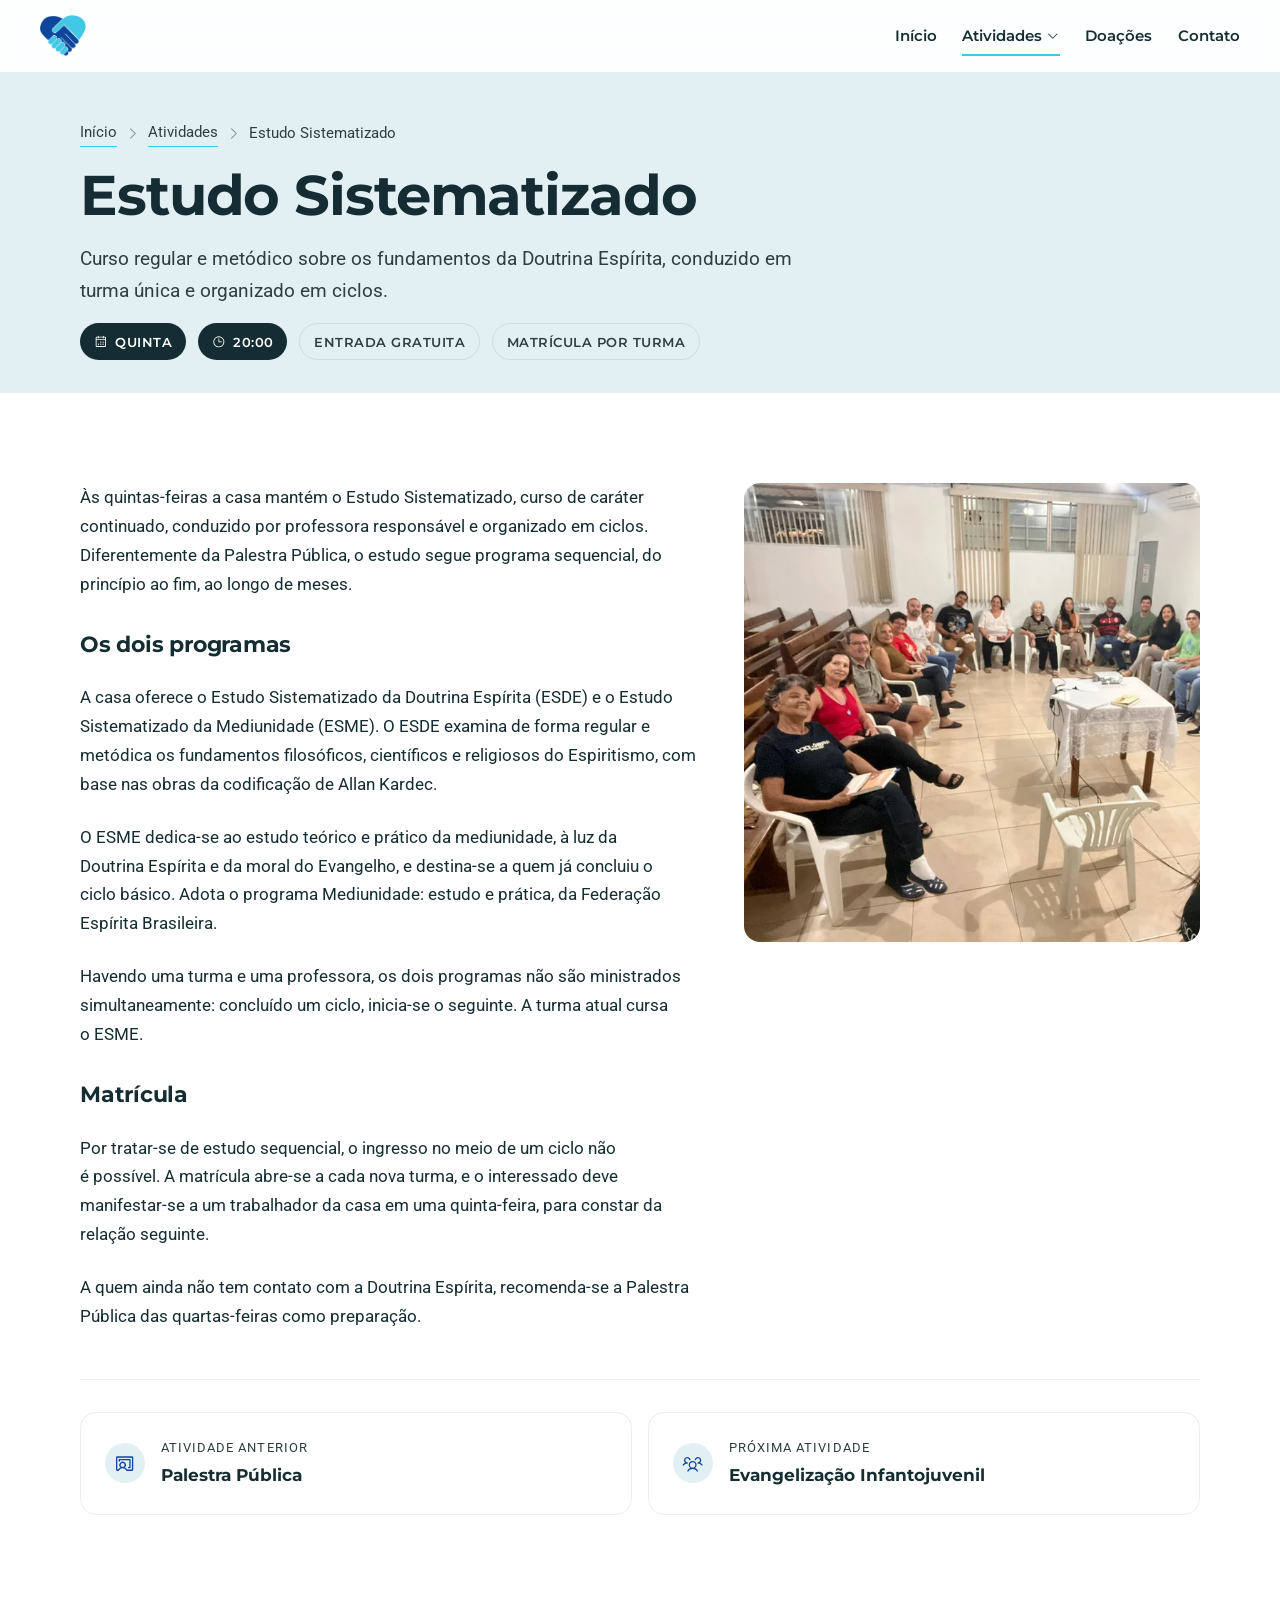
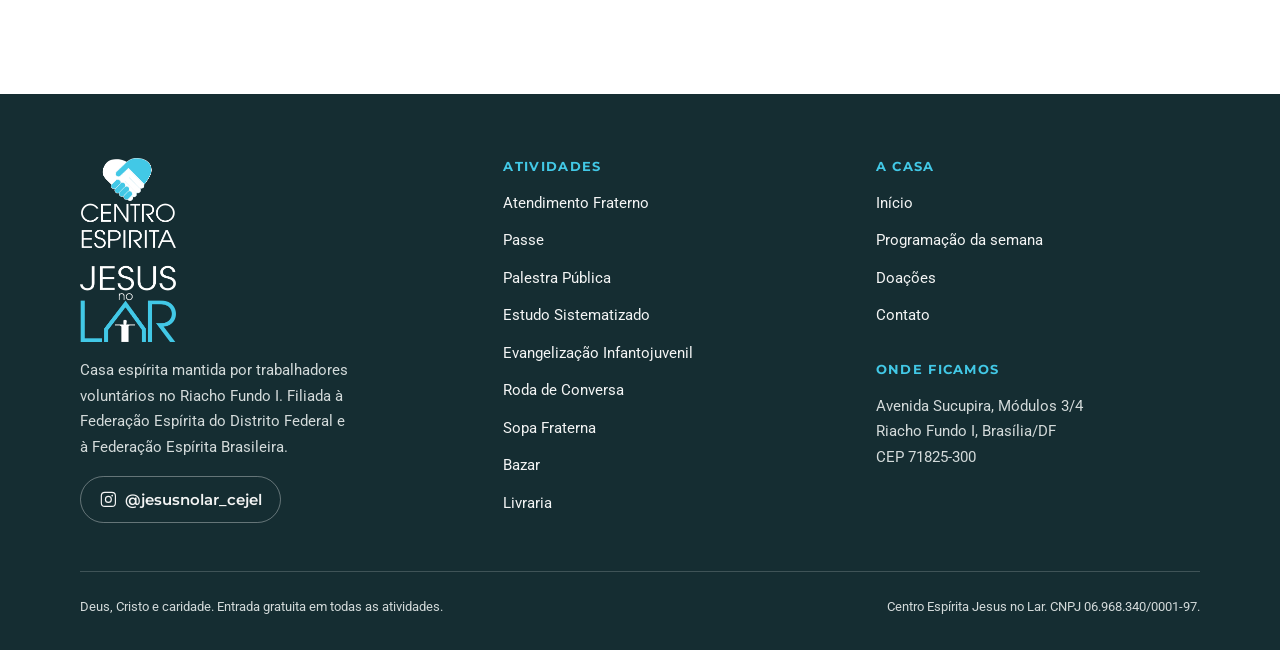
<file: atividades/estudo-sistematizado/index.html>
<!doctype html>
<html lang="pt-BR" class="no-js">
<head>
<meta charset="utf-8">
<meta name="viewport" content="width=device-width, initial-scale=1">
<title>Estudo Sistematizado | Centro Espírita Jesus no Lar</title>
<meta name="description" content="Curso regular e metódico sobre os fundamentos da Doutrina Espírita, conduzido em turma única e organizado em ciclos.">
<meta name="theme-color" content="#42c8e6">
<meta property="og:type" content="website">
<meta property="og:site_name" content="Centro Espírita Jesus no Lar">
<meta property="og:title" content="Estudo Sistematizado | Centro Espírita Jesus no Lar">
<meta property="og:description" content="Curso regular e metódico sobre os fundamentos da Doutrina Espírita, conduzido em turma única e organizado em ciclos.">
<meta property="og:locale" content="pt_BR">
<meta property="og:image" content="https://www.cejesusnolar.com.br/assets/img/fachada-1000.webp">
<link rel="icon" href="../../favicon.ico" sizes="32x32">
<link rel="icon" href="../../assets/logo/favicon-192.png" type="image/png" sizes="192x192">
<link rel="apple-touch-icon" href="../../assets/logo/favicon-180.png">
<link rel="preconnect" href="https://fonts.googleapis.com">
<link rel="preconnect" href="https://fonts.gstatic.com" crossorigin>
<link href="https://fonts.googleapis.com/css2?family=Montserrat:wght@500;600;700&family=Roboto:wght@400;500;700&display=swap" rel="stylesheet">
<link rel="stylesheet" href="../../assets/css/tokens.css">
<link rel="stylesheet" href="../../assets/css/base.css">
<link rel="stylesheet" href="../../assets/css/components.css">
</head>
<body>
<a class="skip-link" href="#conteudo">Ir para o conteúdo</a>
<span id="topo-sentinela" aria-hidden="true"></span>
<header class="site-header"><div class="header-inner"><a class="brand-lockup" href="../../index.html"><img src="../../assets/logo/cejel-marca.png" alt="" width="46" height="40"><span class="visually-hidden">Centro Espírita Jesus no Lar, ir para a página inicial</span></a><button class="nav-toggle" type="button" aria-expanded="false" aria-controls="nav-principal"><span class="visually-hidden nav-toggle-label">Abrir o menu</span><svg class="icon icon-lg nav-toggle-open" aria-hidden="true" focusable="false"><use href="#ph-list"/></svg><svg class="icon icon-lg nav-toggle-close" aria-hidden="true" focusable="false"><use href="#ph-x"/></svg></button><nav class="nav" id="nav-principal" data-collapsed="true" aria-label="Navegação principal"><a class="nav-link" href="../../index.html">Início</a><div class="nav-item"><a class="nav-link" href="../../index.html#atividades" aria-current="page">Atividades<svg class="icon nav-caret" aria-hidden="true" focusable="false"><use href="#ph-caret-down"/></svg></a><ul class="nav-menu"><li><a href="../../atividades/atendimento-fraterno/index.html"><svg class="icon" aria-hidden="true" focusable="false"><use href="#ph-hand-heart"/></svg>Atendimento Fraterno</a></li><li><a href="../../atividades/passe/index.html"><svg class="icon" aria-hidden="true" focusable="false"><use href="#ph-hands-praying"/></svg>Passe</a></li><li><a href="../../atividades/palestra-publica/index.html"><svg class="icon" aria-hidden="true" focusable="false"><use href="#ph-chalkboard-teacher"/></svg>Palestra Pública</a></li><li><a href="../../atividades/estudo-sistematizado/index.html"><svg class="icon" aria-hidden="true" focusable="false"><use href="#ph-book-open-text"/></svg>Estudo Sistematizado</a></li><li><a href="../../atividades/evangelizacao-infantojuvenil/index.html"><svg class="icon" aria-hidden="true" focusable="false"><use href="#ph-users-three"/></svg>Evangelização Infantojuvenil</a></li><li><a href="../../atividades/roda-de-conversa/index.html"><svg class="icon" aria-hidden="true" focusable="false"><use href="#ph-chats-circle"/></svg>Roda de Conversa</a></li><li><a href="../../atividades/sopa-fraterna/index.html"><svg class="icon" aria-hidden="true" focusable="false"><use href="#ph-bowl-food"/></svg>Sopa Fraterna</a></li><li><a href="../../atividades/bazar/index.html"><svg class="icon" aria-hidden="true" focusable="false"><use href="#ph-coat-hanger"/></svg>Bazar</a></li><li><a href="../../atividades/livraria/index.html"><svg class="icon" aria-hidden="true" focusable="false"><use href="#ph-books"/></svg>Livraria</a></li></ul></div><a class="nav-link" href="../../doacoes/index.html">Doações</a><a class="nav-link" href="../../contato/index.html">Contato</a></nav></div></header>
<main id="conteudo">
<div class="page-head">
<div class="shell">
<nav class="breadcrumb" aria-label="Trilha de navegação">
<a href="../../index.html">Início</a><svg class="icon" aria-hidden="true" focusable="false"><use href="#ph-caret-right"/></svg>
<a href="../../index.html#atividades">Atividades</a><svg class="icon" aria-hidden="true" focusable="false"><use href="#ph-caret-right"/></svg><span>Estudo Sistematizado</span>
</nav>
<h1>Estudo Sistematizado</h1>
<p class="lede">Curso regular e metódico sobre os fundamentos da Doutrina Espírita, conduzido em turma única e organizado em ciclos.</p>
<div class="meta-row"><span class="tag"><svg class="icon" aria-hidden="true" focusable="false"><use href="#ph-calendar-dots"/></svg>Quinta</span><span class="tag"><svg class="icon" aria-hidden="true" focusable="false"><use href="#ph-clock"/></svg>20:00</span><span class="tag tag-open">Entrada gratuita</span><span class="tag tag-open">Matrícula por turma</span></div>
</div>
</div>

<section class="section">
<div class="shell">
<div class="activity-layout">
<div class="prose">
<p>Às quintas-feiras a casa mantém o Estudo Sistematizado, curso de caráter continuado, conduzido por professora responsável e organizado em ciclos. Diferentemente da Palestra Pública, o estudo segue programa sequencial, do princípio ao fim, ao longo de meses.</p>
<h3>Os dois programas</h3>
<p>A casa oferece o Estudo Sistematizado da Doutrina Espírita (ESDE) e o Estudo Sistematizado da Mediunidade (ESME). O ESDE examina de forma regular e metódica os fundamentos filosóficos, científicos e religiosos do Espiritismo, com base nas obras da codificação de Allan Kardec.</p>
<p>O ESME dedica-se ao estudo teórico e prático da mediunidade, à luz da Doutrina Espírita e da moral do Evangelho, e destina-se a quem já concluiu o ciclo básico. Adota o programa Mediunidade: estudo e prática, da Federação Espírita Brasileira.</p>
<p>Havendo uma turma e uma professora, os dois programas não são ministrados simultaneamente: concluído um ciclo, inicia-se o seguinte. A turma atual cursa o ESME.</p>
<h3>Matrícula</h3>
<p>Por tratar-se de estudo sequencial, o ingresso no meio de um ciclo não é possível. A matrícula abre-se a cada nova turma, e o interessado deve manifestar-se a um trabalhador da casa em uma quinta-feira, para constar da relação seguinte.</p>
<p>A quem ainda não tem contato com a Doutrina Espírita, recomenda-se a Palestra Pública das quartas-feiras como preparação.</p>
</div>
<figure class="page-media reveal"><img src="../../assets/img/reuniao-1180.webp" srcset="../../assets/img/reuniao-640.webp 640w, ../../assets/img/reuniao-900.webp 900w, ../../assets/img/reuniao-1180.webp 1180w" sizes="(max-width: 900px) 100vw, 40vw" alt="Pessoas sentadas em círculo no salão da casa, com livros nas mãos" fetchpriority="high" decoding="async"></figure>
</div>

<div class="sibling-nav">
<a class="sibling" href="../../atividades/palestra-publica/index.html">
<span class="panel-icon"><svg class="icon" aria-hidden="true" focusable="false"><use href="#ph-chalkboard-teacher"/></svg></span>
<span><span class="sibling-label">Atividade anterior</span><strong>Palestra Pública</strong></span>
</a>
<a class="sibling" href="../../atividades/evangelizacao-infantojuvenil/index.html">
<span class="panel-icon"><svg class="icon" aria-hidden="true" focusable="false"><use href="#ph-users-three"/></svg></span>
<span><span class="sibling-label">Próxima atividade</span><strong>Evangelização Infantojuvenil</strong></span>
</a>
</div>
</div>
</section>
<svg aria-hidden="true" style="position:absolute;width:0;height:0;overflow:hidden"><defs><symbol id="ph-hand-heart" viewBox="0 0 256 256" fill="currentColor"><path d="M230.33,141.06a24.34,24.34,0,0,0-18.61-4.77C230.5,117.33,240,98.48,240,80c0-26.47-21.29-48-47.46-48A47.58,47.58,0,0,0,156,48.75,47.58,47.58,0,0,0,119.46,32C93.29,32,72,53.53,72,80c0,11,3.24,21.69,10.06,33a31.87,31.87,0,0,0-14.75,8.4L44.69,144H16A16,16,0,0,0,0,160v40a16,16,0,0,0,16,16H120a7.93,7.93,0,0,0,1.94-.24l64-16a6.94,6.94,0,0,0,1.19-.4L226,182.82l.44-.2a24.6,24.6,0,0,0,3.93-41.56ZM119.46,48A31.15,31.15,0,0,1,148.6,67a8,8,0,0,0,14.8,0,31.15,31.15,0,0,1,29.14-19C209.59,48,224,62.65,224,80c0,19.51-15.79,41.58-45.66,63.9l-11.09,2.55A28,28,0,0,0,140,112H100.68C92.05,100.36,88,90.12,88,80,88,62.65,102.41,48,119.46,48ZM16,160H40v40H16Zm203.43,8.21-38,16.18L119,200H56V155.31l22.63-22.62A15.86,15.86,0,0,1,89.94,128H140a12,12,0,0,1,0,24H112a8,8,0,0,0,0,16h32a8.32,8.32,0,0,0,1.79-.2l67-15.41.31-.08a8.6,8.6,0,0,1,6.3,15.9Z"/></symbol><symbol id="ph-hands-praying" viewBox="0 0 256 256" fill="currentColor"><path d="M235.32,180l-36.24-36.25L162.62,23.46A21.76,21.76,0,0,0,128,12.93,21.76,21.76,0,0,0,93.38,23.46L56.92,143.76,20.68,180a16,16,0,0,0,0,22.62l32.69,32.69a16,16,0,0,0,22.63,0L124.28,187a40.68,40.68,0,0,0,3.72-4.29,40.68,40.68,0,0,0,3.72,4.29L180,235.32a16,16,0,0,0,22.63,0l32.69-32.69A16,16,0,0,0,235.32,180ZM64.68,224,32,191.32l12.69-12.69,32.69,32.69ZM120,158.75a23.85,23.85,0,0,1-7,17L88.68,200,56,167.32l13.65-13.66a8,8,0,0,0,2-3.34l37-122.22A5.78,5.78,0,0,1,120,29.78Zm23,17a23.85,23.85,0,0,1-7-17v-129a5.78,5.78,0,0,1,11.31-1.68l37,122.22a8,8,0,0,0,2,3.34l14.49,14.49-33.4,32ZM191.32,224l-12.56-12.57,33.39-32L224,191.32Z"/></symbol><symbol id="ph-chalkboard-teacher" viewBox="0 0 256 256" fill="currentColor"><path d="M216,40H40A16,16,0,0,0,24,56V200a16,16,0,0,0,16,16H53.39a8,8,0,0,0,7.23-4.57,48,48,0,0,1,86.76,0,8,8,0,0,0,7.23,4.57H216a16,16,0,0,0,16-16V56A16,16,0,0,0,216,40ZM80,144a24,24,0,1,1,24,24A24,24,0,0,1,80,144Zm136,56H159.43a64.39,64.39,0,0,0-28.83-26.16,40,40,0,1,0-53.2,0A64.39,64.39,0,0,0,48.57,200H40V56H216ZM56,96V80a8,8,0,0,1,8-8H192a8,8,0,0,1,8,8v96a8,8,0,0,1-8,8H176a8,8,0,0,1,0-16h8V88H72v8a8,8,0,0,1-16,0Z"/></symbol><symbol id="ph-book-open-text" viewBox="0 0 256 256" fill="currentColor"><path d="M232,48H160a40,40,0,0,0-32,16A40,40,0,0,0,96,48H24a8,8,0,0,0-8,8V200a8,8,0,0,0,8,8H96a24,24,0,0,1,24,24,8,8,0,0,0,16,0,24,24,0,0,1,24-24h72a8,8,0,0,0,8-8V56A8,8,0,0,0,232,48ZM96,192H32V64H96a24,24,0,0,1,24,24V200A39.81,39.81,0,0,0,96,192Zm128,0H160a39.81,39.81,0,0,0-24,8V88a24,24,0,0,1,24-24h64ZM160,88h40a8,8,0,0,1,0,16H160a8,8,0,0,1,0-16Zm48,40a8,8,0,0,1-8,8H160a8,8,0,0,1,0-16h40A8,8,0,0,1,208,128Zm0,32a8,8,0,0,1-8,8H160a8,8,0,0,1,0-16h40A8,8,0,0,1,208,160Z"/></symbol><symbol id="ph-users-three" viewBox="0 0 256 256" fill="currentColor"><path d="M244.8,150.4a8,8,0,0,1-11.2-1.6A51.6,51.6,0,0,0,192,128a8,8,0,0,1-7.37-4.89,8,8,0,0,1,0-6.22A8,8,0,0,1,192,112a24,24,0,1,0-23.24-30,8,8,0,1,1-15.5-4A40,40,0,1,1,219,117.51a67.94,67.94,0,0,1,27.43,21.68A8,8,0,0,1,244.8,150.4ZM190.92,212a8,8,0,1,1-13.84,8,57,57,0,0,0-98.16,0,8,8,0,1,1-13.84-8,72.06,72.06,0,0,1,33.74-29.92,48,48,0,1,1,58.36,0A72.06,72.06,0,0,1,190.92,212ZM128,176a32,32,0,1,0-32-32A32,32,0,0,0,128,176ZM72,120a8,8,0,0,0-8-8A24,24,0,1,1,87.24,82a8,8,0,1,0,15.5-4A40,40,0,1,0,37,117.51,67.94,67.94,0,0,0,9.6,139.19a8,8,0,1,0,12.8,9.61A51.6,51.6,0,0,1,64,128,8,8,0,0,0,72,120Z"/></symbol><symbol id="ph-chats-circle" viewBox="0 0 256 256" fill="currentColor"><path d="M232.07,186.76a80,80,0,0,0-62.5-114.17A80,80,0,1,0,23.93,138.76l-7.27,24.71a16,16,0,0,0,19.87,19.87l24.71-7.27a80.39,80.39,0,0,0,25.18,7.35,80,80,0,0,0,108.34,40.65l24.71,7.27a16,16,0,0,0,19.87-19.86ZM62,159.5a8.28,8.28,0,0,0-2.26.32L32,168l8.17-27.76a8,8,0,0,0-.63-6,64,64,0,1,1,26.26,26.26A8,8,0,0,0,62,159.5Zm153.79,28.73L224,216l-27.76-8.17a8,8,0,0,0-6,.63,64.05,64.05,0,0,1-85.87-24.88A79.93,79.93,0,0,0,174.7,89.71a64,64,0,0,1,41.75,92.48A8,8,0,0,0,215.82,188.23Z"/></symbol><symbol id="ph-bowl-food" viewBox="0 0 256 256" fill="currentColor"><path d="M224,104h-8.37a88,88,0,0,0-175.26,0H32a8,8,0,0,0-8,8,104.35,104.35,0,0,0,56,92.28V208a16,16,0,0,0,16,16h64a16,16,0,0,0,16-16v-3.72A104.35,104.35,0,0,0,232,112,8,8,0,0,0,224,104Zm-24.46,0H148.12a71.84,71.84,0,0,1,41.27-29.57A71.45,71.45,0,0,1,199.54,104ZM173.48,56.23q2.75,2.25,5.27,4.75a87.92,87.92,0,0,0-49.15,43H100.1A72.26,72.26,0,0,1,168,56C169.83,56,171.66,56.09,173.48,56.23ZM128,40a71.87,71.87,0,0,1,19,2.57A88.36,88.36,0,0,0,83.33,104H56.46A72.08,72.08,0,0,1,128,40Zm36.66,152A8,8,0,0,0,160,199.3V208H96v-8.7A8,8,0,0,0,91.34,192a88.29,88.29,0,0,1-51-72H215.63A88.29,88.29,0,0,1,164.66,192Z"/></symbol><symbol id="ph-coat-hanger" viewBox="0 0 256 256" fill="currentColor"><path d="M241.57,171.2,141.33,96l23.46-17.6A8,8,0,0,0,168,72a40,40,0,1,0-80,0,8,8,0,0,0,16,0,24,24,0,0,1,47.69-3.78L123.34,89.49l-.28.21L14.43,171.2A16,16,0,0,0,24,200H232a16,16,0,0,0,9.6-28.8ZM232,184H24l104-78,104,78Z"/></symbol><symbol id="ph-books" viewBox="0 0 256 256" fill="currentColor"><path d="M231.65,194.55,198.46,36.75a16,16,0,0,0-19-12.39L132.65,34.42a16.08,16.08,0,0,0-12.3,19l33.19,157.8A16,16,0,0,0,169.16,224a16.25,16.25,0,0,0,3.38-.36l46.81-10.06A16.09,16.09,0,0,0,231.65,194.55ZM136,50.15c0-.06,0-.09,0-.09l46.8-10,3.33,15.87L139.33,66Zm6.62,31.47,46.82-10.05,3.34,15.9L146,97.53Zm6.64,31.57,46.82-10.06,13.3,63.24-46.82,10.06ZM216,197.94l-46.8,10-3.33-15.87L212.67,182,216,197.85C216,197.91,216,197.94,216,197.94ZM104,32H56A16,16,0,0,0,40,48V208a16,16,0,0,0,16,16h48a16,16,0,0,0,16-16V48A16,16,0,0,0,104,32ZM56,48h48V64H56Zm0,32h48v96H56Zm48,128H56V192h48v16Z"/></symbol><symbol id="ph-caret-down" viewBox="0 0 256 256" fill="currentColor"><path d="M213.66,101.66l-80,80a8,8,0,0,1-11.32,0l-80-80A8,8,0,0,1,53.66,90.34L128,164.69l74.34-74.35a8,8,0,0,1,11.32,11.32Z"/></symbol><symbol id="ph-list" viewBox="0 0 256 256" fill="currentColor"><path d="M224,128a8,8,0,0,1-8,8H40a8,8,0,0,1,0-16H216A8,8,0,0,1,224,128ZM40,72H216a8,8,0,0,0,0-16H40a8,8,0,0,0,0,16ZM216,184H40a8,8,0,0,0,0,16H216a8,8,0,0,0,0-16Z"/></symbol><symbol id="ph-x" viewBox="0 0 256 256" fill="currentColor"><path d="M205.66,194.34a8,8,0,0,1-11.32,11.32L128,139.31,61.66,205.66a8,8,0,0,1-11.32-11.32L116.69,128,50.34,61.66A8,8,0,0,1,61.66,50.34L128,116.69l66.34-66.35a8,8,0,0,1,11.32,11.32L139.31,128Z"/></symbol><symbol id="ph-calendar-dots" viewBox="0 0 256 256" fill="currentColor"><path d="M208,32H184V24a8,8,0,0,0-16,0v8H88V24a8,8,0,0,0-16,0v8H48A16,16,0,0,0,32,48V208a16,16,0,0,0,16,16H208a16,16,0,0,0,16-16V48A16,16,0,0,0,208,32ZM72,48v8a8,8,0,0,0,16,0V48h80v8a8,8,0,0,0,16,0V48h24V80H48V48ZM208,208H48V96H208V208Zm-68-76a12,12,0,1,1-12-12A12,12,0,0,1,140,132Zm44,0a12,12,0,1,1-12-12A12,12,0,0,1,184,132ZM96,172a12,12,0,1,1-12-12A12,12,0,0,1,96,172Zm44,0a12,12,0,1,1-12-12A12,12,0,0,1,140,172Zm44,0a12,12,0,1,1-12-12A12,12,0,0,1,184,172Z"/></symbol><symbol id="ph-clock" viewBox="0 0 256 256" fill="currentColor"><path d="M128,24A104,104,0,1,0,232,128,104.11,104.11,0,0,0,128,24Zm0,192a88,88,0,1,1,88-88A88.1,88.1,0,0,1,128,216Zm64-88a8,8,0,0,1-8,8H128a8,8,0,0,1-8-8V72a8,8,0,0,1,16,0v48h48A8,8,0,0,1,192,128Z"/></symbol><symbol id="ph-caret-right" viewBox="0 0 256 256" fill="currentColor"><path d="M181.66,133.66l-80,80a8,8,0,0,1-11.32-11.32L164.69,128,90.34,53.66a8,8,0,0,1,11.32-11.32l80,80A8,8,0,0,1,181.66,133.66Z"/></symbol><symbol id="ph-instagram-logo" viewBox="0 0 256 256" fill="currentColor"><path d="M128,80a48,48,0,1,0,48,48A48.05,48.05,0,0,0,128,80Zm0,80a32,32,0,1,1,32-32A32,32,0,0,1,128,160ZM176,24H80A56.06,56.06,0,0,0,24,80v96a56.06,56.06,0,0,0,56,56h96a56.06,56.06,0,0,0,56-56V80A56.06,56.06,0,0,0,176,24Zm40,152a40,40,0,0,1-40,40H80a40,40,0,0,1-40-40V80A40,40,0,0,1,80,40h96a40,40,0,0,1,40,40ZM192,76a12,12,0,1,1-12-12A12,12,0,0,1,192,76Z"/></symbol></defs></svg>
</main>
<footer class="site-footer">
<div class="shell">
<div class="footer-top">
<div class="footer-brand">
<img src="../../assets/logo/cejel-logo-claro.png" alt="Centro Espírita Jesus no Lar" width="132">
<p>Casa espírita mantida por trabalhadores voluntários no Riacho Fundo I. Filiada à Federação Espírita do Distrito Federal e à Federação Espírita Brasileira.</p>
<a class="footer-social" href="https://www.instagram.com/jesusnolar_cejel/" rel="noopener"><svg class="icon" aria-hidden="true" focusable="false"><use href="#ph-instagram-logo"/></svg>@jesusnolar_cejel</a>
</div>
<div class="footer-col">
<h4>Atividades</h4>
<ul><li><a href="../../atividades/atendimento-fraterno/index.html">Atendimento Fraterno</a></li><li><a href="../../atividades/passe/index.html">Passe</a></li><li><a href="../../atividades/palestra-publica/index.html">Palestra Pública</a></li><li><a href="../../atividades/estudo-sistematizado/index.html">Estudo Sistematizado</a></li><li><a href="../../atividades/evangelizacao-infantojuvenil/index.html">Evangelização Infantojuvenil</a></li><li><a href="../../atividades/roda-de-conversa/index.html">Roda de Conversa</a></li><li><a href="../../atividades/sopa-fraterna/index.html">Sopa Fraterna</a></li><li><a href="../../atividades/bazar/index.html">Bazar</a></li><li><a href="../../atividades/livraria/index.html">Livraria</a></li></ul>
</div>
<div class="footer-col">
<h4>A casa</h4>
<ul>
<li><a href="../../index.html">Início</a></li>
<li><a href="../../index.html#programacao">Programação da semana</a></li>
<li><a href="../../doacoes/index.html">Doações</a></li>
<li><a href="../../contato/index.html">Contato</a></li>
</ul>
<h4 style="margin-top:var(--space-6)">Onde ficamos</h4>
<address style="font-size:var(--text-sm);font-style:normal;color:var(--light-4)">
Avenida Sucupira, Módulos 3/4<br>Riacho Fundo I, Brasília/DF<br>CEP 71825-300
</address>
</div>
</div>
<div class="footer-bottom">
<p>Deus, Cristo e caridade. Entrada gratuita em todas as atividades.</p>
<p>Centro Espírita Jesus no Lar. CNPJ 06.968.340/0001-97.</p>
</div>
</div>
</footer>
<script src="../../assets/js/site.js" defer></script>
</body>
</html>
</file>
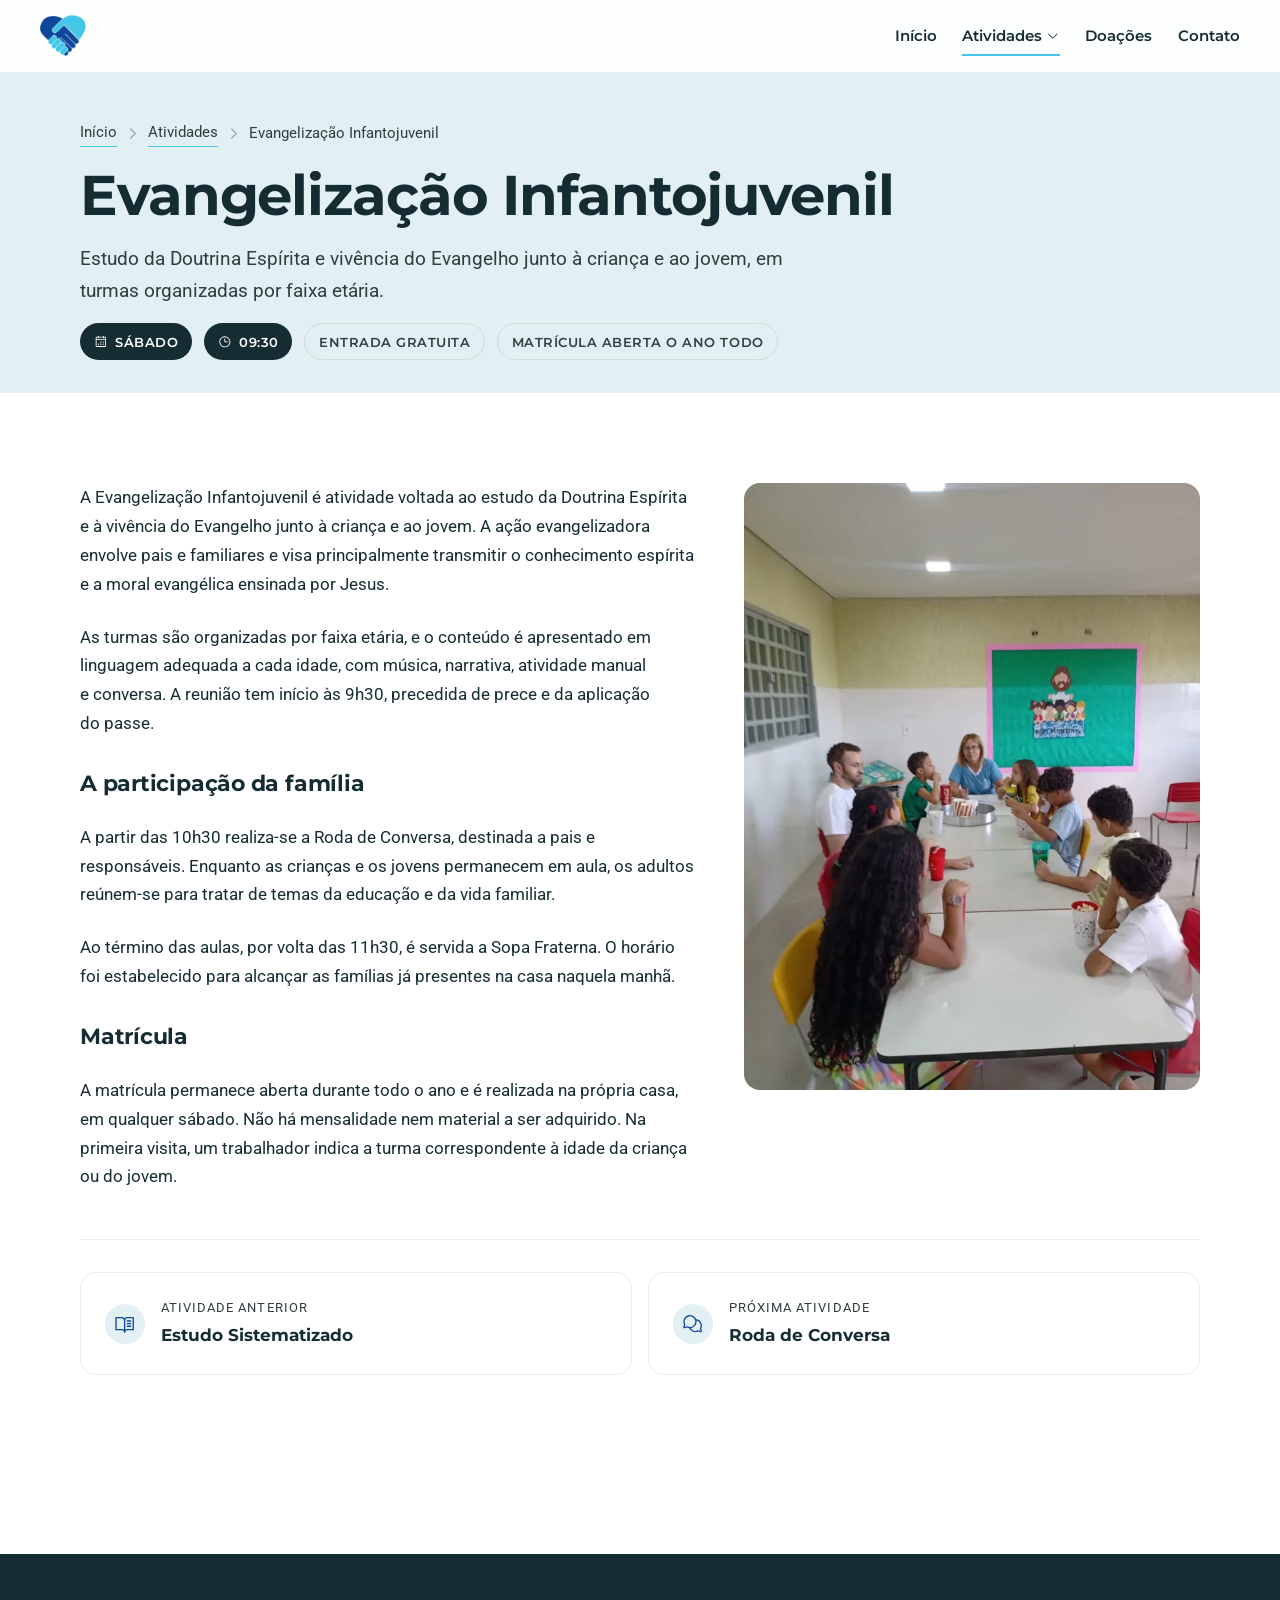
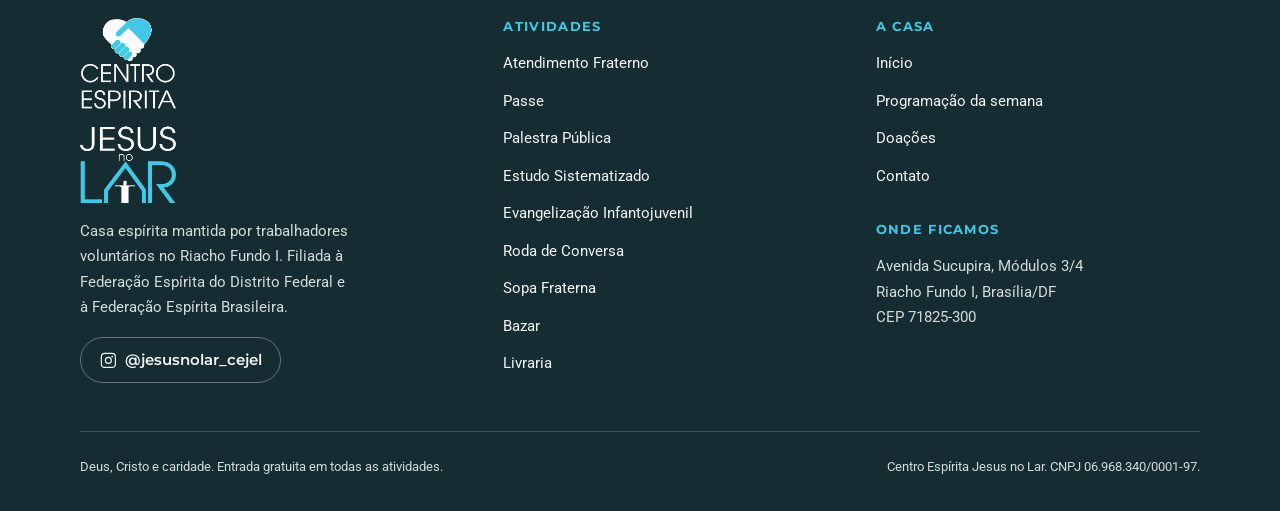
<file: atividades/evangelizacao-infantojuvenil/index.html>
<!doctype html>
<html lang="pt-BR" class="no-js">
<head>
<meta charset="utf-8">
<meta name="viewport" content="width=device-width, initial-scale=1">
<title>Evangelização Infantojuvenil | Centro Espírita Jesus no Lar</title>
<meta name="description" content="Estudo da Doutrina Espírita e vivência do Evangelho junto à criança e ao jovem, em turmas organizadas por faixa etária.">
<meta name="theme-color" content="#42c8e6">
<meta property="og:type" content="website">
<meta property="og:site_name" content="Centro Espírita Jesus no Lar">
<meta property="og:title" content="Evangelização Infantojuvenil | Centro Espírita Jesus no Lar">
<meta property="og:description" content="Estudo da Doutrina Espírita e vivência do Evangelho junto à criança e ao jovem, em turmas organizadas por faixa etária.">
<meta property="og:locale" content="pt_BR">
<meta property="og:image" content="https://www.cejesusnolar.com.br/assets/img/fachada-1000.webp">
<link rel="icon" href="../../favicon.ico" sizes="32x32">
<link rel="icon" href="../../assets/logo/favicon-192.png" type="image/png" sizes="192x192">
<link rel="apple-touch-icon" href="../../assets/logo/favicon-180.png">
<link rel="preconnect" href="https://fonts.googleapis.com">
<link rel="preconnect" href="https://fonts.gstatic.com" crossorigin>
<link href="https://fonts.googleapis.com/css2?family=Montserrat:wght@500;600;700&family=Roboto:wght@400;500;700&display=swap" rel="stylesheet">
<link rel="stylesheet" href="../../assets/css/tokens.css">
<link rel="stylesheet" href="../../assets/css/base.css">
<link rel="stylesheet" href="../../assets/css/components.css">
</head>
<body>
<a class="skip-link" href="#conteudo">Ir para o conteúdo</a>
<span id="topo-sentinela" aria-hidden="true"></span>
<header class="site-header"><div class="header-inner"><a class="brand-lockup" href="../../index.html"><img src="../../assets/logo/cejel-marca.png" alt="" width="46" height="40"><span class="visually-hidden">Centro Espírita Jesus no Lar, ir para a página inicial</span></a><button class="nav-toggle" type="button" aria-expanded="false" aria-controls="nav-principal"><span class="visually-hidden nav-toggle-label">Abrir o menu</span><svg class="icon icon-lg nav-toggle-open" aria-hidden="true" focusable="false"><use href="#ph-list"/></svg><svg class="icon icon-lg nav-toggle-close" aria-hidden="true" focusable="false"><use href="#ph-x"/></svg></button><nav class="nav" id="nav-principal" data-collapsed="true" aria-label="Navegação principal"><a class="nav-link" href="../../index.html">Início</a><div class="nav-item"><a class="nav-link" href="../../index.html#atividades" aria-current="page">Atividades<svg class="icon nav-caret" aria-hidden="true" focusable="false"><use href="#ph-caret-down"/></svg></a><ul class="nav-menu"><li><a href="../../atividades/atendimento-fraterno/index.html"><svg class="icon" aria-hidden="true" focusable="false"><use href="#ph-hand-heart"/></svg>Atendimento Fraterno</a></li><li><a href="../../atividades/passe/index.html"><svg class="icon" aria-hidden="true" focusable="false"><use href="#ph-hands-praying"/></svg>Passe</a></li><li><a href="../../atividades/palestra-publica/index.html"><svg class="icon" aria-hidden="true" focusable="false"><use href="#ph-chalkboard-teacher"/></svg>Palestra Pública</a></li><li><a href="../../atividades/estudo-sistematizado/index.html"><svg class="icon" aria-hidden="true" focusable="false"><use href="#ph-book-open-text"/></svg>Estudo Sistematizado</a></li><li><a href="../../atividades/evangelizacao-infantojuvenil/index.html"><svg class="icon" aria-hidden="true" focusable="false"><use href="#ph-users-three"/></svg>Evangelização Infantojuvenil</a></li><li><a href="../../atividades/roda-de-conversa/index.html"><svg class="icon" aria-hidden="true" focusable="false"><use href="#ph-chats-circle"/></svg>Roda de Conversa</a></li><li><a href="../../atividades/sopa-fraterna/index.html"><svg class="icon" aria-hidden="true" focusable="false"><use href="#ph-bowl-food"/></svg>Sopa Fraterna</a></li><li><a href="../../atividades/bazar/index.html"><svg class="icon" aria-hidden="true" focusable="false"><use href="#ph-coat-hanger"/></svg>Bazar</a></li><li><a href="../../atividades/livraria/index.html"><svg class="icon" aria-hidden="true" focusable="false"><use href="#ph-books"/></svg>Livraria</a></li></ul></div><a class="nav-link" href="../../doacoes/index.html">Doações</a><a class="nav-link" href="../../contato/index.html">Contato</a></nav></div></header>
<main id="conteudo">
<div class="page-head">
<div class="shell">
<nav class="breadcrumb" aria-label="Trilha de navegação">
<a href="../../index.html">Início</a><svg class="icon" aria-hidden="true" focusable="false"><use href="#ph-caret-right"/></svg>
<a href="../../index.html#atividades">Atividades</a><svg class="icon" aria-hidden="true" focusable="false"><use href="#ph-caret-right"/></svg><span>Evangelização Infantojuvenil</span>
</nav>
<h1>Evangelização Infantojuvenil</h1>
<p class="lede">Estudo da Doutrina Espírita e vivência do Evangelho junto à criança e ao jovem, em turmas organizadas por faixa etária.</p>
<div class="meta-row"><span class="tag"><svg class="icon" aria-hidden="true" focusable="false"><use href="#ph-calendar-dots"/></svg>Sábado</span><span class="tag"><svg class="icon" aria-hidden="true" focusable="false"><use href="#ph-clock"/></svg>09:30</span><span class="tag tag-open">Entrada gratuita</span><span class="tag tag-open">Matrícula aberta o ano todo</span></div>
</div>
</div>

<section class="section">
<div class="shell">
<div class="activity-layout">
<div class="prose">
<p>A Evangelização Infantojuvenil é atividade voltada ao estudo da Doutrina Espírita e à vivência do Evangelho junto à criança e ao jovem. A ação evangelizadora envolve pais e familiares e visa principalmente transmitir o conhecimento espírita e a moral evangélica ensinada por Jesus.</p>
<p>As turmas são organizadas por faixa etária, e o conteúdo é apresentado em linguagem adequada a cada idade, com música, narrativa, atividade manual e conversa. A reunião tem início às 9h30, precedida de prece e da aplicação do passe.</p>
<h3>A participação da família</h3>
<p>A partir das 10h30 realiza-se a Roda de Conversa, destinada a pais e responsáveis. Enquanto as crianças e os jovens permanecem em aula, os adultos reúnem-se para tratar de temas da educação e da vida familiar.</p>
<p>Ao término das aulas, por volta das 11h30, é servida a Sopa Fraterna. O horário foi estabelecido para alcançar as famílias já presentes na casa naquela manhã.</p>
<h3>Matrícula</h3>
<p>A matrícula permanece aberta durante todo o ano e é realizada na própria casa, em qualquer sábado. Não há mensalidade nem material a ser adquirido. Na primeira visita, um trabalhador indica a turma correspondente à idade da criança ou do jovem.</p>
</div>
<figure class="page-media reveal"><img src="../../assets/img/evangelizacao-780.webp" srcset="../../assets/img/evangelizacao-640.webp 640w, ../../assets/img/evangelizacao-780.webp 780w" sizes="(max-width: 900px) 100vw, 40vw" alt="Voluntária sentada no tapete da sala de evangelização com um grupo de crianças" fetchpriority="high" decoding="async"></figure>
</div>

<div class="sibling-nav">
<a class="sibling" href="../../atividades/estudo-sistematizado/index.html">
<span class="panel-icon"><svg class="icon" aria-hidden="true" focusable="false"><use href="#ph-book-open-text"/></svg></span>
<span><span class="sibling-label">Atividade anterior</span><strong>Estudo Sistematizado</strong></span>
</a>
<a class="sibling" href="../../atividades/roda-de-conversa/index.html">
<span class="panel-icon"><svg class="icon" aria-hidden="true" focusable="false"><use href="#ph-chats-circle"/></svg></span>
<span><span class="sibling-label">Próxima atividade</span><strong>Roda de Conversa</strong></span>
</a>
</div>
</div>
</section>
<svg aria-hidden="true" style="position:absolute;width:0;height:0;overflow:hidden"><defs><symbol id="ph-hand-heart" viewBox="0 0 256 256" fill="currentColor"><path d="M230.33,141.06a24.34,24.34,0,0,0-18.61-4.77C230.5,117.33,240,98.48,240,80c0-26.47-21.29-48-47.46-48A47.58,47.58,0,0,0,156,48.75,47.58,47.58,0,0,0,119.46,32C93.29,32,72,53.53,72,80c0,11,3.24,21.69,10.06,33a31.87,31.87,0,0,0-14.75,8.4L44.69,144H16A16,16,0,0,0,0,160v40a16,16,0,0,0,16,16H120a7.93,7.93,0,0,0,1.94-.24l64-16a6.94,6.94,0,0,0,1.19-.4L226,182.82l.44-.2a24.6,24.6,0,0,0,3.93-41.56ZM119.46,48A31.15,31.15,0,0,1,148.6,67a8,8,0,0,0,14.8,0,31.15,31.15,0,0,1,29.14-19C209.59,48,224,62.65,224,80c0,19.51-15.79,41.58-45.66,63.9l-11.09,2.55A28,28,0,0,0,140,112H100.68C92.05,100.36,88,90.12,88,80,88,62.65,102.41,48,119.46,48ZM16,160H40v40H16Zm203.43,8.21-38,16.18L119,200H56V155.31l22.63-22.62A15.86,15.86,0,0,1,89.94,128H140a12,12,0,0,1,0,24H112a8,8,0,0,0,0,16h32a8.32,8.32,0,0,0,1.79-.2l67-15.41.31-.08a8.6,8.6,0,0,1,6.3,15.9Z"/></symbol><symbol id="ph-hands-praying" viewBox="0 0 256 256" fill="currentColor"><path d="M235.32,180l-36.24-36.25L162.62,23.46A21.76,21.76,0,0,0,128,12.93,21.76,21.76,0,0,0,93.38,23.46L56.92,143.76,20.68,180a16,16,0,0,0,0,22.62l32.69,32.69a16,16,0,0,0,22.63,0L124.28,187a40.68,40.68,0,0,0,3.72-4.29,40.68,40.68,0,0,0,3.72,4.29L180,235.32a16,16,0,0,0,22.63,0l32.69-32.69A16,16,0,0,0,235.32,180ZM64.68,224,32,191.32l12.69-12.69,32.69,32.69ZM120,158.75a23.85,23.85,0,0,1-7,17L88.68,200,56,167.32l13.65-13.66a8,8,0,0,0,2-3.34l37-122.22A5.78,5.78,0,0,1,120,29.78Zm23,17a23.85,23.85,0,0,1-7-17v-129a5.78,5.78,0,0,1,11.31-1.68l37,122.22a8,8,0,0,0,2,3.34l14.49,14.49-33.4,32ZM191.32,224l-12.56-12.57,33.39-32L224,191.32Z"/></symbol><symbol id="ph-chalkboard-teacher" viewBox="0 0 256 256" fill="currentColor"><path d="M216,40H40A16,16,0,0,0,24,56V200a16,16,0,0,0,16,16H53.39a8,8,0,0,0,7.23-4.57,48,48,0,0,1,86.76,0,8,8,0,0,0,7.23,4.57H216a16,16,0,0,0,16-16V56A16,16,0,0,0,216,40ZM80,144a24,24,0,1,1,24,24A24,24,0,0,1,80,144Zm136,56H159.43a64.39,64.39,0,0,0-28.83-26.16,40,40,0,1,0-53.2,0A64.39,64.39,0,0,0,48.57,200H40V56H216ZM56,96V80a8,8,0,0,1,8-8H192a8,8,0,0,1,8,8v96a8,8,0,0,1-8,8H176a8,8,0,0,1,0-16h8V88H72v8a8,8,0,0,1-16,0Z"/></symbol><symbol id="ph-book-open-text" viewBox="0 0 256 256" fill="currentColor"><path d="M232,48H160a40,40,0,0,0-32,16A40,40,0,0,0,96,48H24a8,8,0,0,0-8,8V200a8,8,0,0,0,8,8H96a24,24,0,0,1,24,24,8,8,0,0,0,16,0,24,24,0,0,1,24-24h72a8,8,0,0,0,8-8V56A8,8,0,0,0,232,48ZM96,192H32V64H96a24,24,0,0,1,24,24V200A39.81,39.81,0,0,0,96,192Zm128,0H160a39.81,39.81,0,0,0-24,8V88a24,24,0,0,1,24-24h64ZM160,88h40a8,8,0,0,1,0,16H160a8,8,0,0,1,0-16Zm48,40a8,8,0,0,1-8,8H160a8,8,0,0,1,0-16h40A8,8,0,0,1,208,128Zm0,32a8,8,0,0,1-8,8H160a8,8,0,0,1,0-16h40A8,8,0,0,1,208,160Z"/></symbol><symbol id="ph-users-three" viewBox="0 0 256 256" fill="currentColor"><path d="M244.8,150.4a8,8,0,0,1-11.2-1.6A51.6,51.6,0,0,0,192,128a8,8,0,0,1-7.37-4.89,8,8,0,0,1,0-6.22A8,8,0,0,1,192,112a24,24,0,1,0-23.24-30,8,8,0,1,1-15.5-4A40,40,0,1,1,219,117.51a67.94,67.94,0,0,1,27.43,21.68A8,8,0,0,1,244.8,150.4ZM190.92,212a8,8,0,1,1-13.84,8,57,57,0,0,0-98.16,0,8,8,0,1,1-13.84-8,72.06,72.06,0,0,1,33.74-29.92,48,48,0,1,1,58.36,0A72.06,72.06,0,0,1,190.92,212ZM128,176a32,32,0,1,0-32-32A32,32,0,0,0,128,176ZM72,120a8,8,0,0,0-8-8A24,24,0,1,1,87.24,82a8,8,0,1,0,15.5-4A40,40,0,1,0,37,117.51,67.94,67.94,0,0,0,9.6,139.19a8,8,0,1,0,12.8,9.61A51.6,51.6,0,0,1,64,128,8,8,0,0,0,72,120Z"/></symbol><symbol id="ph-chats-circle" viewBox="0 0 256 256" fill="currentColor"><path d="M232.07,186.76a80,80,0,0,0-62.5-114.17A80,80,0,1,0,23.93,138.76l-7.27,24.71a16,16,0,0,0,19.87,19.87l24.71-7.27a80.39,80.39,0,0,0,25.18,7.35,80,80,0,0,0,108.34,40.65l24.71,7.27a16,16,0,0,0,19.87-19.86ZM62,159.5a8.28,8.28,0,0,0-2.26.32L32,168l8.17-27.76a8,8,0,0,0-.63-6,64,64,0,1,1,26.26,26.26A8,8,0,0,0,62,159.5Zm153.79,28.73L224,216l-27.76-8.17a8,8,0,0,0-6,.63,64.05,64.05,0,0,1-85.87-24.88A79.93,79.93,0,0,0,174.7,89.71a64,64,0,0,1,41.75,92.48A8,8,0,0,0,215.82,188.23Z"/></symbol><symbol id="ph-bowl-food" viewBox="0 0 256 256" fill="currentColor"><path d="M224,104h-8.37a88,88,0,0,0-175.26,0H32a8,8,0,0,0-8,8,104.35,104.35,0,0,0,56,92.28V208a16,16,0,0,0,16,16h64a16,16,0,0,0,16-16v-3.72A104.35,104.35,0,0,0,232,112,8,8,0,0,0,224,104Zm-24.46,0H148.12a71.84,71.84,0,0,1,41.27-29.57A71.45,71.45,0,0,1,199.54,104ZM173.48,56.23q2.75,2.25,5.27,4.75a87.92,87.92,0,0,0-49.15,43H100.1A72.26,72.26,0,0,1,168,56C169.83,56,171.66,56.09,173.48,56.23ZM128,40a71.87,71.87,0,0,1,19,2.57A88.36,88.36,0,0,0,83.33,104H56.46A72.08,72.08,0,0,1,128,40Zm36.66,152A8,8,0,0,0,160,199.3V208H96v-8.7A8,8,0,0,0,91.34,192a88.29,88.29,0,0,1-51-72H215.63A88.29,88.29,0,0,1,164.66,192Z"/></symbol><symbol id="ph-coat-hanger" viewBox="0 0 256 256" fill="currentColor"><path d="M241.57,171.2,141.33,96l23.46-17.6A8,8,0,0,0,168,72a40,40,0,1,0-80,0,8,8,0,0,0,16,0,24,24,0,0,1,47.69-3.78L123.34,89.49l-.28.21L14.43,171.2A16,16,0,0,0,24,200H232a16,16,0,0,0,9.6-28.8ZM232,184H24l104-78,104,78Z"/></symbol><symbol id="ph-books" viewBox="0 0 256 256" fill="currentColor"><path d="M231.65,194.55,198.46,36.75a16,16,0,0,0-19-12.39L132.65,34.42a16.08,16.08,0,0,0-12.3,19l33.19,157.8A16,16,0,0,0,169.16,224a16.25,16.25,0,0,0,3.38-.36l46.81-10.06A16.09,16.09,0,0,0,231.65,194.55ZM136,50.15c0-.06,0-.09,0-.09l46.8-10,3.33,15.87L139.33,66Zm6.62,31.47,46.82-10.05,3.34,15.9L146,97.53Zm6.64,31.57,46.82-10.06,13.3,63.24-46.82,10.06ZM216,197.94l-46.8,10-3.33-15.87L212.67,182,216,197.85C216,197.91,216,197.94,216,197.94ZM104,32H56A16,16,0,0,0,40,48V208a16,16,0,0,0,16,16h48a16,16,0,0,0,16-16V48A16,16,0,0,0,104,32ZM56,48h48V64H56Zm0,32h48v96H56Zm48,128H56V192h48v16Z"/></symbol><symbol id="ph-caret-down" viewBox="0 0 256 256" fill="currentColor"><path d="M213.66,101.66l-80,80a8,8,0,0,1-11.32,0l-80-80A8,8,0,0,1,53.66,90.34L128,164.69l74.34-74.35a8,8,0,0,1,11.32,11.32Z"/></symbol><symbol id="ph-list" viewBox="0 0 256 256" fill="currentColor"><path d="M224,128a8,8,0,0,1-8,8H40a8,8,0,0,1,0-16H216A8,8,0,0,1,224,128ZM40,72H216a8,8,0,0,0,0-16H40a8,8,0,0,0,0,16ZM216,184H40a8,8,0,0,0,0,16H216a8,8,0,0,0,0-16Z"/></symbol><symbol id="ph-x" viewBox="0 0 256 256" fill="currentColor"><path d="M205.66,194.34a8,8,0,0,1-11.32,11.32L128,139.31,61.66,205.66a8,8,0,0,1-11.32-11.32L116.69,128,50.34,61.66A8,8,0,0,1,61.66,50.34L128,116.69l66.34-66.35a8,8,0,0,1,11.32,11.32L139.31,128Z"/></symbol><symbol id="ph-calendar-dots" viewBox="0 0 256 256" fill="currentColor"><path d="M208,32H184V24a8,8,0,0,0-16,0v8H88V24a8,8,0,0,0-16,0v8H48A16,16,0,0,0,32,48V208a16,16,0,0,0,16,16H208a16,16,0,0,0,16-16V48A16,16,0,0,0,208,32ZM72,48v8a8,8,0,0,0,16,0V48h80v8a8,8,0,0,0,16,0V48h24V80H48V48ZM208,208H48V96H208V208Zm-68-76a12,12,0,1,1-12-12A12,12,0,0,1,140,132Zm44,0a12,12,0,1,1-12-12A12,12,0,0,1,184,132ZM96,172a12,12,0,1,1-12-12A12,12,0,0,1,96,172Zm44,0a12,12,0,1,1-12-12A12,12,0,0,1,140,172Zm44,0a12,12,0,1,1-12-12A12,12,0,0,1,184,172Z"/></symbol><symbol id="ph-clock" viewBox="0 0 256 256" fill="currentColor"><path d="M128,24A104,104,0,1,0,232,128,104.11,104.11,0,0,0,128,24Zm0,192a88,88,0,1,1,88-88A88.1,88.1,0,0,1,128,216Zm64-88a8,8,0,0,1-8,8H128a8,8,0,0,1-8-8V72a8,8,0,0,1,16,0v48h48A8,8,0,0,1,192,128Z"/></symbol><symbol id="ph-caret-right" viewBox="0 0 256 256" fill="currentColor"><path d="M181.66,133.66l-80,80a8,8,0,0,1-11.32-11.32L164.69,128,90.34,53.66a8,8,0,0,1,11.32-11.32l80,80A8,8,0,0,1,181.66,133.66Z"/></symbol><symbol id="ph-instagram-logo" viewBox="0 0 256 256" fill="currentColor"><path d="M128,80a48,48,0,1,0,48,48A48.05,48.05,0,0,0,128,80Zm0,80a32,32,0,1,1,32-32A32,32,0,0,1,128,160ZM176,24H80A56.06,56.06,0,0,0,24,80v96a56.06,56.06,0,0,0,56,56h96a56.06,56.06,0,0,0,56-56V80A56.06,56.06,0,0,0,176,24Zm40,152a40,40,0,0,1-40,40H80a40,40,0,0,1-40-40V80A40,40,0,0,1,80,40h96a40,40,0,0,1,40,40ZM192,76a12,12,0,1,1-12-12A12,12,0,0,1,192,76Z"/></symbol></defs></svg>
</main>
<footer class="site-footer">
<div class="shell">
<div class="footer-top">
<div class="footer-brand">
<img src="../../assets/logo/cejel-logo-claro.png" alt="Centro Espírita Jesus no Lar" width="132">
<p>Casa espírita mantida por trabalhadores voluntários no Riacho Fundo I. Filiada à Federação Espírita do Distrito Federal e à Federação Espírita Brasileira.</p>
<a class="footer-social" href="https://www.instagram.com/jesusnolar_cejel/" rel="noopener"><svg class="icon" aria-hidden="true" focusable="false"><use href="#ph-instagram-logo"/></svg>@jesusnolar_cejel</a>
</div>
<div class="footer-col">
<h4>Atividades</h4>
<ul><li><a href="../../atividades/atendimento-fraterno/index.html">Atendimento Fraterno</a></li><li><a href="../../atividades/passe/index.html">Passe</a></li><li><a href="../../atividades/palestra-publica/index.html">Palestra Pública</a></li><li><a href="../../atividades/estudo-sistematizado/index.html">Estudo Sistematizado</a></li><li><a href="../../atividades/evangelizacao-infantojuvenil/index.html">Evangelização Infantojuvenil</a></li><li><a href="../../atividades/roda-de-conversa/index.html">Roda de Conversa</a></li><li><a href="../../atividades/sopa-fraterna/index.html">Sopa Fraterna</a></li><li><a href="../../atividades/bazar/index.html">Bazar</a></li><li><a href="../../atividades/livraria/index.html">Livraria</a></li></ul>
</div>
<div class="footer-col">
<h4>A casa</h4>
<ul>
<li><a href="../../index.html">Início</a></li>
<li><a href="../../index.html#programacao">Programação da semana</a></li>
<li><a href="../../doacoes/index.html">Doações</a></li>
<li><a href="../../contato/index.html">Contato</a></li>
</ul>
<h4 style="margin-top:var(--space-6)">Onde ficamos</h4>
<address style="font-size:var(--text-sm);font-style:normal;color:var(--light-4)">
Avenida Sucupira, Módulos 3/4<br>Riacho Fundo I, Brasília/DF<br>CEP 71825-300
</address>
</div>
</div>
<div class="footer-bottom">
<p>Deus, Cristo e caridade. Entrada gratuita em todas as atividades.</p>
<p>Centro Espírita Jesus no Lar. CNPJ 06.968.340/0001-97.</p>
</div>
</div>
</footer>
<script src="../../assets/js/site.js" defer></script>
</body>
</html>
</file>
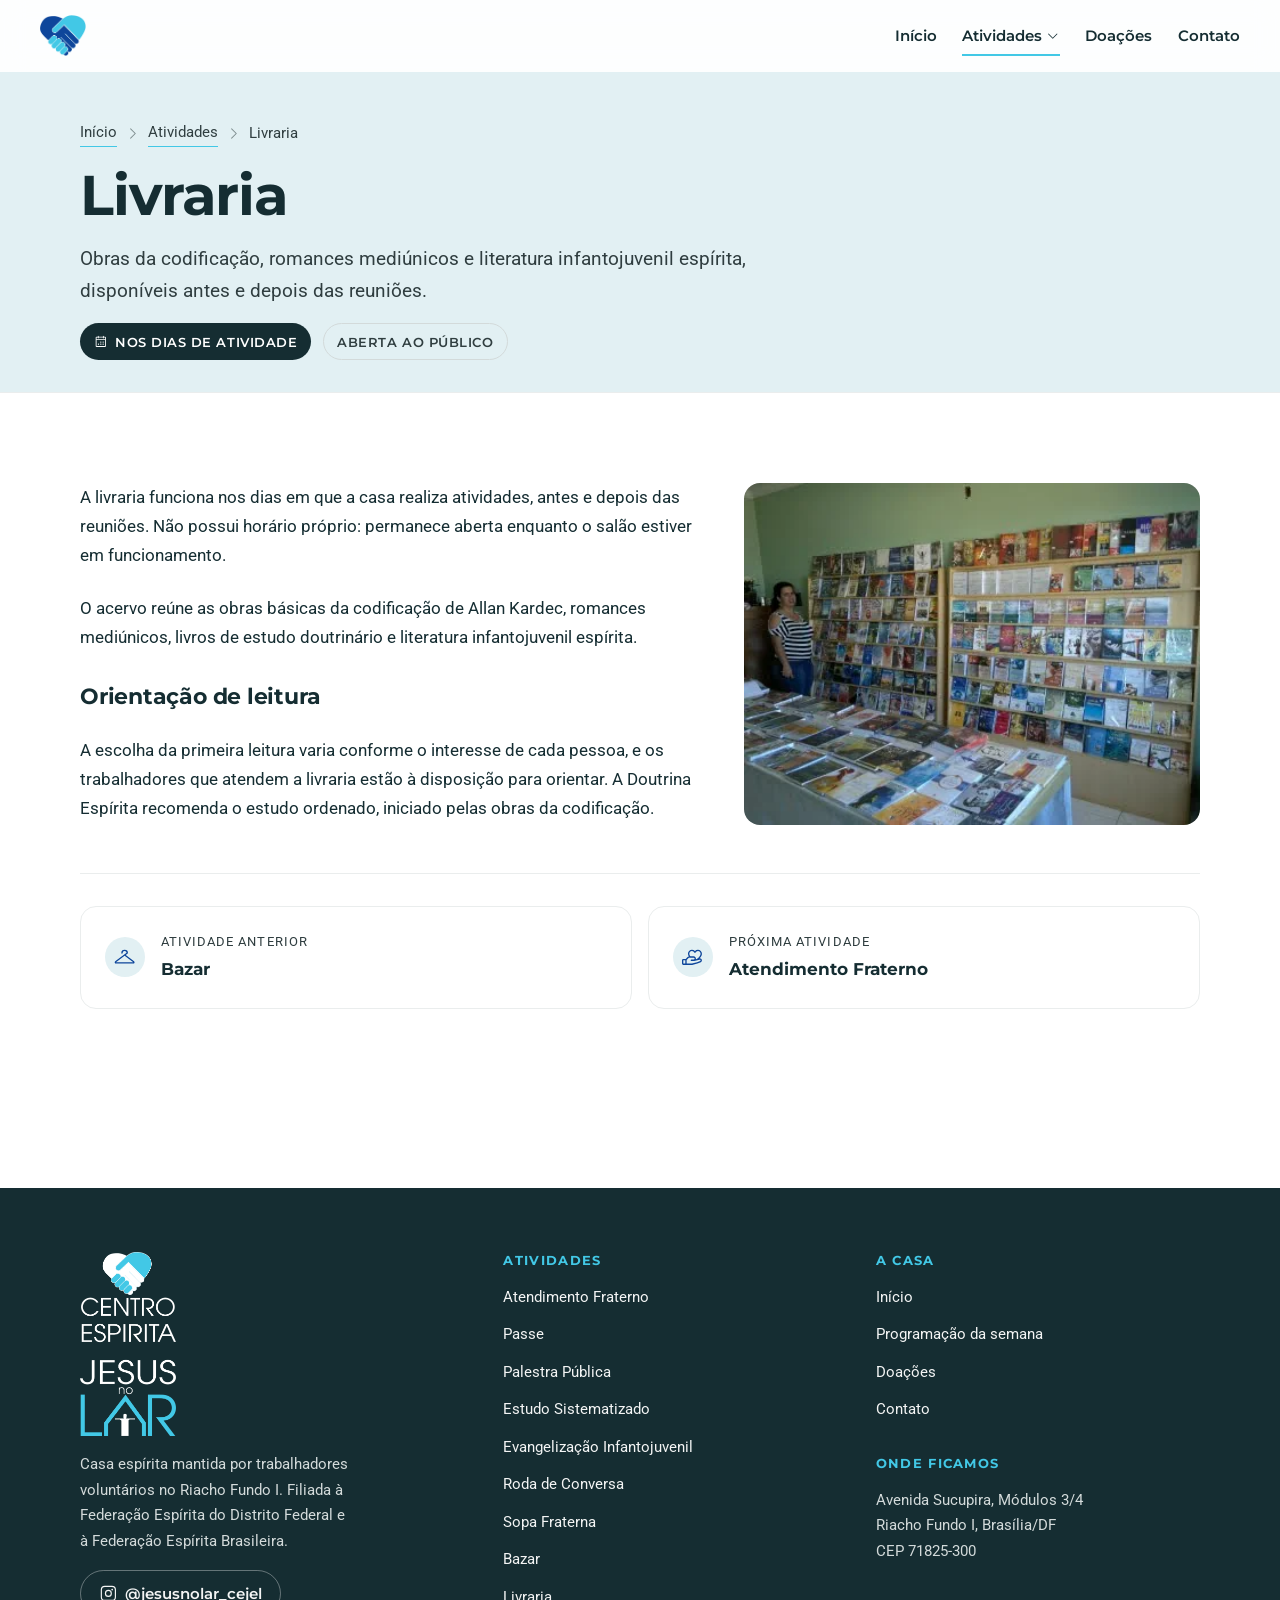
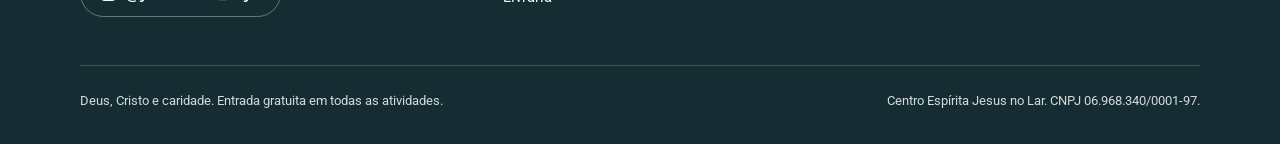
<file: atividades/livraria/index.html>
<!doctype html>
<html lang="pt-BR" class="no-js">
<head>
<meta charset="utf-8">
<meta name="viewport" content="width=device-width, initial-scale=1">
<title>Livraria | Centro Espírita Jesus no Lar</title>
<meta name="description" content="Obras da codificação, romances mediúnicos e literatura infantojuvenil espírita, disponíveis antes e depois das reuniões.">
<meta name="theme-color" content="#42c8e6">
<meta property="og:type" content="website">
<meta property="og:site_name" content="Centro Espírita Jesus no Lar">
<meta property="og:title" content="Livraria | Centro Espírita Jesus no Lar">
<meta property="og:description" content="Obras da codificação, romances mediúnicos e literatura infantojuvenil espírita, disponíveis antes e depois das reuniões.">
<meta property="og:locale" content="pt_BR">
<meta property="og:image" content="https://www.cejesusnolar.com.br/assets/img/fachada-1000.webp">
<link rel="icon" href="../../favicon.ico" sizes="32x32">
<link rel="icon" href="../../assets/logo/favicon-192.png" type="image/png" sizes="192x192">
<link rel="apple-touch-icon" href="../../assets/logo/favicon-180.png">
<link rel="preconnect" href="https://fonts.googleapis.com">
<link rel="preconnect" href="https://fonts.gstatic.com" crossorigin>
<link href="https://fonts.googleapis.com/css2?family=Montserrat:wght@500;600;700&family=Roboto:wght@400;500;700&display=swap" rel="stylesheet">
<link rel="stylesheet" href="../../assets/css/tokens.css">
<link rel="stylesheet" href="../../assets/css/base.css">
<link rel="stylesheet" href="../../assets/css/components.css">
</head>
<body>
<a class="skip-link" href="#conteudo">Ir para o conteúdo</a>
<span id="topo-sentinela" aria-hidden="true"></span>
<header class="site-header"><div class="header-inner"><a class="brand-lockup" href="../../index.html"><img src="../../assets/logo/cejel-marca.png" alt="" width="46" height="40"><span class="visually-hidden">Centro Espírita Jesus no Lar, ir para a página inicial</span></a><button class="nav-toggle" type="button" aria-expanded="false" aria-controls="nav-principal"><span class="visually-hidden nav-toggle-label">Abrir o menu</span><svg class="icon icon-lg nav-toggle-open" aria-hidden="true" focusable="false"><use href="#ph-list"/></svg><svg class="icon icon-lg nav-toggle-close" aria-hidden="true" focusable="false"><use href="#ph-x"/></svg></button><nav class="nav" id="nav-principal" data-collapsed="true" aria-label="Navegação principal"><a class="nav-link" href="../../index.html">Início</a><div class="nav-item"><a class="nav-link" href="../../index.html#atividades" aria-current="page">Atividades<svg class="icon nav-caret" aria-hidden="true" focusable="false"><use href="#ph-caret-down"/></svg></a><ul class="nav-menu"><li><a href="../../atividades/atendimento-fraterno/index.html"><svg class="icon" aria-hidden="true" focusable="false"><use href="#ph-hand-heart"/></svg>Atendimento Fraterno</a></li><li><a href="../../atividades/passe/index.html"><svg class="icon" aria-hidden="true" focusable="false"><use href="#ph-hands-praying"/></svg>Passe</a></li><li><a href="../../atividades/palestra-publica/index.html"><svg class="icon" aria-hidden="true" focusable="false"><use href="#ph-chalkboard-teacher"/></svg>Palestra Pública</a></li><li><a href="../../atividades/estudo-sistematizado/index.html"><svg class="icon" aria-hidden="true" focusable="false"><use href="#ph-book-open-text"/></svg>Estudo Sistematizado</a></li><li><a href="../../atividades/evangelizacao-infantojuvenil/index.html"><svg class="icon" aria-hidden="true" focusable="false"><use href="#ph-users-three"/></svg>Evangelização Infantojuvenil</a></li><li><a href="../../atividades/roda-de-conversa/index.html"><svg class="icon" aria-hidden="true" focusable="false"><use href="#ph-chats-circle"/></svg>Roda de Conversa</a></li><li><a href="../../atividades/sopa-fraterna/index.html"><svg class="icon" aria-hidden="true" focusable="false"><use href="#ph-bowl-food"/></svg>Sopa Fraterna</a></li><li><a href="../../atividades/bazar/index.html"><svg class="icon" aria-hidden="true" focusable="false"><use href="#ph-coat-hanger"/></svg>Bazar</a></li><li><a href="../../atividades/livraria/index.html"><svg class="icon" aria-hidden="true" focusable="false"><use href="#ph-books"/></svg>Livraria</a></li></ul></div><a class="nav-link" href="../../doacoes/index.html">Doações</a><a class="nav-link" href="../../contato/index.html">Contato</a></nav></div></header>
<main id="conteudo">
<div class="page-head">
<div class="shell">
<nav class="breadcrumb" aria-label="Trilha de navegação">
<a href="../../index.html">Início</a><svg class="icon" aria-hidden="true" focusable="false"><use href="#ph-caret-right"/></svg>
<a href="../../index.html#atividades">Atividades</a><svg class="icon" aria-hidden="true" focusable="false"><use href="#ph-caret-right"/></svg><span>Livraria</span>
</nav>
<h1>Livraria</h1>
<p class="lede">Obras da codificação, romances mediúnicos e literatura infantojuvenil espírita, disponíveis antes e depois das reuniões.</p>
<div class="meta-row"><span class="tag"><svg class="icon" aria-hidden="true" focusable="false"><use href="#ph-calendar-dots"/></svg>Nos dias de atividade</span><span class="tag tag-open">Aberta ao público</span></div>
</div>
</div>

<section class="section">
<div class="shell">
<div class="activity-layout">
<div class="prose">
<p>A livraria funciona nos dias em que a casa realiza atividades, antes e depois das reuniões. Não possui horário próprio: permanece aberta enquanto o salão estiver em funcionamento.</p>
<p>O acervo reúne as obras básicas da codificação de Allan Kardec, romances mediúnicos, livros de estudo doutrinário e literatura infantojuvenil espírita.</p>
<h3>Orientação de leitura</h3>
<p>A escolha da primeira leitura varia conforme o interesse de cada pessoa, e os trabalhadores que atendem a livraria estão à disposição para orientar. A Doutrina Espírita recomenda o estudo ordenado, iniciado pelas obras da codificação.</p>
</div>
<figure class="page-media reveal"><img src="../../assets/img/livraria-400.webp" alt="Estantes com livros espíritas expostos na livraria da casa" fetchpriority="high" decoding="async"></figure>
</div>

<div class="sibling-nav">
<a class="sibling" href="../../atividades/bazar/index.html">
<span class="panel-icon"><svg class="icon" aria-hidden="true" focusable="false"><use href="#ph-coat-hanger"/></svg></span>
<span><span class="sibling-label">Atividade anterior</span><strong>Bazar</strong></span>
</a>
<a class="sibling" href="../../atividades/atendimento-fraterno/index.html">
<span class="panel-icon"><svg class="icon" aria-hidden="true" focusable="false"><use href="#ph-hand-heart"/></svg></span>
<span><span class="sibling-label">Próxima atividade</span><strong>Atendimento Fraterno</strong></span>
</a>
</div>
</div>
</section>
<svg aria-hidden="true" style="position:absolute;width:0;height:0;overflow:hidden"><defs><symbol id="ph-hand-heart" viewBox="0 0 256 256" fill="currentColor"><path d="M230.33,141.06a24.34,24.34,0,0,0-18.61-4.77C230.5,117.33,240,98.48,240,80c0-26.47-21.29-48-47.46-48A47.58,47.58,0,0,0,156,48.75,47.58,47.58,0,0,0,119.46,32C93.29,32,72,53.53,72,80c0,11,3.24,21.69,10.06,33a31.87,31.87,0,0,0-14.75,8.4L44.69,144H16A16,16,0,0,0,0,160v40a16,16,0,0,0,16,16H120a7.93,7.93,0,0,0,1.94-.24l64-16a6.94,6.94,0,0,0,1.19-.4L226,182.82l.44-.2a24.6,24.6,0,0,0,3.93-41.56ZM119.46,48A31.15,31.15,0,0,1,148.6,67a8,8,0,0,0,14.8,0,31.15,31.15,0,0,1,29.14-19C209.59,48,224,62.65,224,80c0,19.51-15.79,41.58-45.66,63.9l-11.09,2.55A28,28,0,0,0,140,112H100.68C92.05,100.36,88,90.12,88,80,88,62.65,102.41,48,119.46,48ZM16,160H40v40H16Zm203.43,8.21-38,16.18L119,200H56V155.31l22.63-22.62A15.86,15.86,0,0,1,89.94,128H140a12,12,0,0,1,0,24H112a8,8,0,0,0,0,16h32a8.32,8.32,0,0,0,1.79-.2l67-15.41.31-.08a8.6,8.6,0,0,1,6.3,15.9Z"/></symbol><symbol id="ph-hands-praying" viewBox="0 0 256 256" fill="currentColor"><path d="M235.32,180l-36.24-36.25L162.62,23.46A21.76,21.76,0,0,0,128,12.93,21.76,21.76,0,0,0,93.38,23.46L56.92,143.76,20.68,180a16,16,0,0,0,0,22.62l32.69,32.69a16,16,0,0,0,22.63,0L124.28,187a40.68,40.68,0,0,0,3.72-4.29,40.68,40.68,0,0,0,3.72,4.29L180,235.32a16,16,0,0,0,22.63,0l32.69-32.69A16,16,0,0,0,235.32,180ZM64.68,224,32,191.32l12.69-12.69,32.69,32.69ZM120,158.75a23.85,23.85,0,0,1-7,17L88.68,200,56,167.32l13.65-13.66a8,8,0,0,0,2-3.34l37-122.22A5.78,5.78,0,0,1,120,29.78Zm23,17a23.85,23.85,0,0,1-7-17v-129a5.78,5.78,0,0,1,11.31-1.68l37,122.22a8,8,0,0,0,2,3.34l14.49,14.49-33.4,32ZM191.32,224l-12.56-12.57,33.39-32L224,191.32Z"/></symbol><symbol id="ph-chalkboard-teacher" viewBox="0 0 256 256" fill="currentColor"><path d="M216,40H40A16,16,0,0,0,24,56V200a16,16,0,0,0,16,16H53.39a8,8,0,0,0,7.23-4.57,48,48,0,0,1,86.76,0,8,8,0,0,0,7.23,4.57H216a16,16,0,0,0,16-16V56A16,16,0,0,0,216,40ZM80,144a24,24,0,1,1,24,24A24,24,0,0,1,80,144Zm136,56H159.43a64.39,64.39,0,0,0-28.83-26.16,40,40,0,1,0-53.2,0A64.39,64.39,0,0,0,48.57,200H40V56H216ZM56,96V80a8,8,0,0,1,8-8H192a8,8,0,0,1,8,8v96a8,8,0,0,1-8,8H176a8,8,0,0,1,0-16h8V88H72v8a8,8,0,0,1-16,0Z"/></symbol><symbol id="ph-book-open-text" viewBox="0 0 256 256" fill="currentColor"><path d="M232,48H160a40,40,0,0,0-32,16A40,40,0,0,0,96,48H24a8,8,0,0,0-8,8V200a8,8,0,0,0,8,8H96a24,24,0,0,1,24,24,8,8,0,0,0,16,0,24,24,0,0,1,24-24h72a8,8,0,0,0,8-8V56A8,8,0,0,0,232,48ZM96,192H32V64H96a24,24,0,0,1,24,24V200A39.81,39.81,0,0,0,96,192Zm128,0H160a39.81,39.81,0,0,0-24,8V88a24,24,0,0,1,24-24h64ZM160,88h40a8,8,0,0,1,0,16H160a8,8,0,0,1,0-16Zm48,40a8,8,0,0,1-8,8H160a8,8,0,0,1,0-16h40A8,8,0,0,1,208,128Zm0,32a8,8,0,0,1-8,8H160a8,8,0,0,1,0-16h40A8,8,0,0,1,208,160Z"/></symbol><symbol id="ph-users-three" viewBox="0 0 256 256" fill="currentColor"><path d="M244.8,150.4a8,8,0,0,1-11.2-1.6A51.6,51.6,0,0,0,192,128a8,8,0,0,1-7.37-4.89,8,8,0,0,1,0-6.22A8,8,0,0,1,192,112a24,24,0,1,0-23.24-30,8,8,0,1,1-15.5-4A40,40,0,1,1,219,117.51a67.94,67.94,0,0,1,27.43,21.68A8,8,0,0,1,244.8,150.4ZM190.92,212a8,8,0,1,1-13.84,8,57,57,0,0,0-98.16,0,8,8,0,1,1-13.84-8,72.06,72.06,0,0,1,33.74-29.92,48,48,0,1,1,58.36,0A72.06,72.06,0,0,1,190.92,212ZM128,176a32,32,0,1,0-32-32A32,32,0,0,0,128,176ZM72,120a8,8,0,0,0-8-8A24,24,0,1,1,87.24,82a8,8,0,1,0,15.5-4A40,40,0,1,0,37,117.51,67.94,67.94,0,0,0,9.6,139.19a8,8,0,1,0,12.8,9.61A51.6,51.6,0,0,1,64,128,8,8,0,0,0,72,120Z"/></symbol><symbol id="ph-chats-circle" viewBox="0 0 256 256" fill="currentColor"><path d="M232.07,186.76a80,80,0,0,0-62.5-114.17A80,80,0,1,0,23.93,138.76l-7.27,24.71a16,16,0,0,0,19.87,19.87l24.71-7.27a80.39,80.39,0,0,0,25.18,7.35,80,80,0,0,0,108.34,40.65l24.71,7.27a16,16,0,0,0,19.87-19.86ZM62,159.5a8.28,8.28,0,0,0-2.26.32L32,168l8.17-27.76a8,8,0,0,0-.63-6,64,64,0,1,1,26.26,26.26A8,8,0,0,0,62,159.5Zm153.79,28.73L224,216l-27.76-8.17a8,8,0,0,0-6,.63,64.05,64.05,0,0,1-85.87-24.88A79.93,79.93,0,0,0,174.7,89.71a64,64,0,0,1,41.75,92.48A8,8,0,0,0,215.82,188.23Z"/></symbol><symbol id="ph-bowl-food" viewBox="0 0 256 256" fill="currentColor"><path d="M224,104h-8.37a88,88,0,0,0-175.26,0H32a8,8,0,0,0-8,8,104.35,104.35,0,0,0,56,92.28V208a16,16,0,0,0,16,16h64a16,16,0,0,0,16-16v-3.72A104.35,104.35,0,0,0,232,112,8,8,0,0,0,224,104Zm-24.46,0H148.12a71.84,71.84,0,0,1,41.27-29.57A71.45,71.45,0,0,1,199.54,104ZM173.48,56.23q2.75,2.25,5.27,4.75a87.92,87.92,0,0,0-49.15,43H100.1A72.26,72.26,0,0,1,168,56C169.83,56,171.66,56.09,173.48,56.23ZM128,40a71.87,71.87,0,0,1,19,2.57A88.36,88.36,0,0,0,83.33,104H56.46A72.08,72.08,0,0,1,128,40Zm36.66,152A8,8,0,0,0,160,199.3V208H96v-8.7A8,8,0,0,0,91.34,192a88.29,88.29,0,0,1-51-72H215.63A88.29,88.29,0,0,1,164.66,192Z"/></symbol><symbol id="ph-coat-hanger" viewBox="0 0 256 256" fill="currentColor"><path d="M241.57,171.2,141.33,96l23.46-17.6A8,8,0,0,0,168,72a40,40,0,1,0-80,0,8,8,0,0,0,16,0,24,24,0,0,1,47.69-3.78L123.34,89.49l-.28.21L14.43,171.2A16,16,0,0,0,24,200H232a16,16,0,0,0,9.6-28.8ZM232,184H24l104-78,104,78Z"/></symbol><symbol id="ph-books" viewBox="0 0 256 256" fill="currentColor"><path d="M231.65,194.55,198.46,36.75a16,16,0,0,0-19-12.39L132.65,34.42a16.08,16.08,0,0,0-12.3,19l33.19,157.8A16,16,0,0,0,169.16,224a16.25,16.25,0,0,0,3.38-.36l46.81-10.06A16.09,16.09,0,0,0,231.65,194.55ZM136,50.15c0-.06,0-.09,0-.09l46.8-10,3.33,15.87L139.33,66Zm6.62,31.47,46.82-10.05,3.34,15.9L146,97.53Zm6.64,31.57,46.82-10.06,13.3,63.24-46.82,10.06ZM216,197.94l-46.8,10-3.33-15.87L212.67,182,216,197.85C216,197.91,216,197.94,216,197.94ZM104,32H56A16,16,0,0,0,40,48V208a16,16,0,0,0,16,16h48a16,16,0,0,0,16-16V48A16,16,0,0,0,104,32ZM56,48h48V64H56Zm0,32h48v96H56Zm48,128H56V192h48v16Z"/></symbol><symbol id="ph-caret-down" viewBox="0 0 256 256" fill="currentColor"><path d="M213.66,101.66l-80,80a8,8,0,0,1-11.32,0l-80-80A8,8,0,0,1,53.66,90.34L128,164.69l74.34-74.35a8,8,0,0,1,11.32,11.32Z"/></symbol><symbol id="ph-list" viewBox="0 0 256 256" fill="currentColor"><path d="M224,128a8,8,0,0,1-8,8H40a8,8,0,0,1,0-16H216A8,8,0,0,1,224,128ZM40,72H216a8,8,0,0,0,0-16H40a8,8,0,0,0,0,16ZM216,184H40a8,8,0,0,0,0,16H216a8,8,0,0,0,0-16Z"/></symbol><symbol id="ph-x" viewBox="0 0 256 256" fill="currentColor"><path d="M205.66,194.34a8,8,0,0,1-11.32,11.32L128,139.31,61.66,205.66a8,8,0,0,1-11.32-11.32L116.69,128,50.34,61.66A8,8,0,0,1,61.66,50.34L128,116.69l66.34-66.35a8,8,0,0,1,11.32,11.32L139.31,128Z"/></symbol><symbol id="ph-calendar-dots" viewBox="0 0 256 256" fill="currentColor"><path d="M208,32H184V24a8,8,0,0,0-16,0v8H88V24a8,8,0,0,0-16,0v8H48A16,16,0,0,0,32,48V208a16,16,0,0,0,16,16H208a16,16,0,0,0,16-16V48A16,16,0,0,0,208,32ZM72,48v8a8,8,0,0,0,16,0V48h80v8a8,8,0,0,0,16,0V48h24V80H48V48ZM208,208H48V96H208V208Zm-68-76a12,12,0,1,1-12-12A12,12,0,0,1,140,132Zm44,0a12,12,0,1,1-12-12A12,12,0,0,1,184,132ZM96,172a12,12,0,1,1-12-12A12,12,0,0,1,96,172Zm44,0a12,12,0,1,1-12-12A12,12,0,0,1,140,172Zm44,0a12,12,0,1,1-12-12A12,12,0,0,1,184,172Z"/></symbol><symbol id="ph-caret-right" viewBox="0 0 256 256" fill="currentColor"><path d="M181.66,133.66l-80,80a8,8,0,0,1-11.32-11.32L164.69,128,90.34,53.66a8,8,0,0,1,11.32-11.32l80,80A8,8,0,0,1,181.66,133.66Z"/></symbol><symbol id="ph-instagram-logo" viewBox="0 0 256 256" fill="currentColor"><path d="M128,80a48,48,0,1,0,48,48A48.05,48.05,0,0,0,128,80Zm0,80a32,32,0,1,1,32-32A32,32,0,0,1,128,160ZM176,24H80A56.06,56.06,0,0,0,24,80v96a56.06,56.06,0,0,0,56,56h96a56.06,56.06,0,0,0,56-56V80A56.06,56.06,0,0,0,176,24Zm40,152a40,40,0,0,1-40,40H80a40,40,0,0,1-40-40V80A40,40,0,0,1,80,40h96a40,40,0,0,1,40,40ZM192,76a12,12,0,1,1-12-12A12,12,0,0,1,192,76Z"/></symbol></defs></svg>
</main>
<footer class="site-footer">
<div class="shell">
<div class="footer-top">
<div class="footer-brand">
<img src="../../assets/logo/cejel-logo-claro.png" alt="Centro Espírita Jesus no Lar" width="132">
<p>Casa espírita mantida por trabalhadores voluntários no Riacho Fundo I. Filiada à Federação Espírita do Distrito Federal e à Federação Espírita Brasileira.</p>
<a class="footer-social" href="https://www.instagram.com/jesusnolar_cejel/" rel="noopener"><svg class="icon" aria-hidden="true" focusable="false"><use href="#ph-instagram-logo"/></svg>@jesusnolar_cejel</a>
</div>
<div class="footer-col">
<h4>Atividades</h4>
<ul><li><a href="../../atividades/atendimento-fraterno/index.html">Atendimento Fraterno</a></li><li><a href="../../atividades/passe/index.html">Passe</a></li><li><a href="../../atividades/palestra-publica/index.html">Palestra Pública</a></li><li><a href="../../atividades/estudo-sistematizado/index.html">Estudo Sistematizado</a></li><li><a href="../../atividades/evangelizacao-infantojuvenil/index.html">Evangelização Infantojuvenil</a></li><li><a href="../../atividades/roda-de-conversa/index.html">Roda de Conversa</a></li><li><a href="../../atividades/sopa-fraterna/index.html">Sopa Fraterna</a></li><li><a href="../../atividades/bazar/index.html">Bazar</a></li><li><a href="../../atividades/livraria/index.html">Livraria</a></li></ul>
</div>
<div class="footer-col">
<h4>A casa</h4>
<ul>
<li><a href="../../index.html">Início</a></li>
<li><a href="../../index.html#programacao">Programação da semana</a></li>
<li><a href="../../doacoes/index.html">Doações</a></li>
<li><a href="../../contato/index.html">Contato</a></li>
</ul>
<h4 style="margin-top:var(--space-6)">Onde ficamos</h4>
<address style="font-size:var(--text-sm);font-style:normal;color:var(--light-4)">
Avenida Sucupira, Módulos 3/4<br>Riacho Fundo I, Brasília/DF<br>CEP 71825-300
</address>
</div>
</div>
<div class="footer-bottom">
<p>Deus, Cristo e caridade. Entrada gratuita em todas as atividades.</p>
<p>Centro Espírita Jesus no Lar. CNPJ 06.968.340/0001-97.</p>
</div>
</div>
</footer>
<script src="../../assets/js/site.js" defer></script>
</body>
</html>
</file>
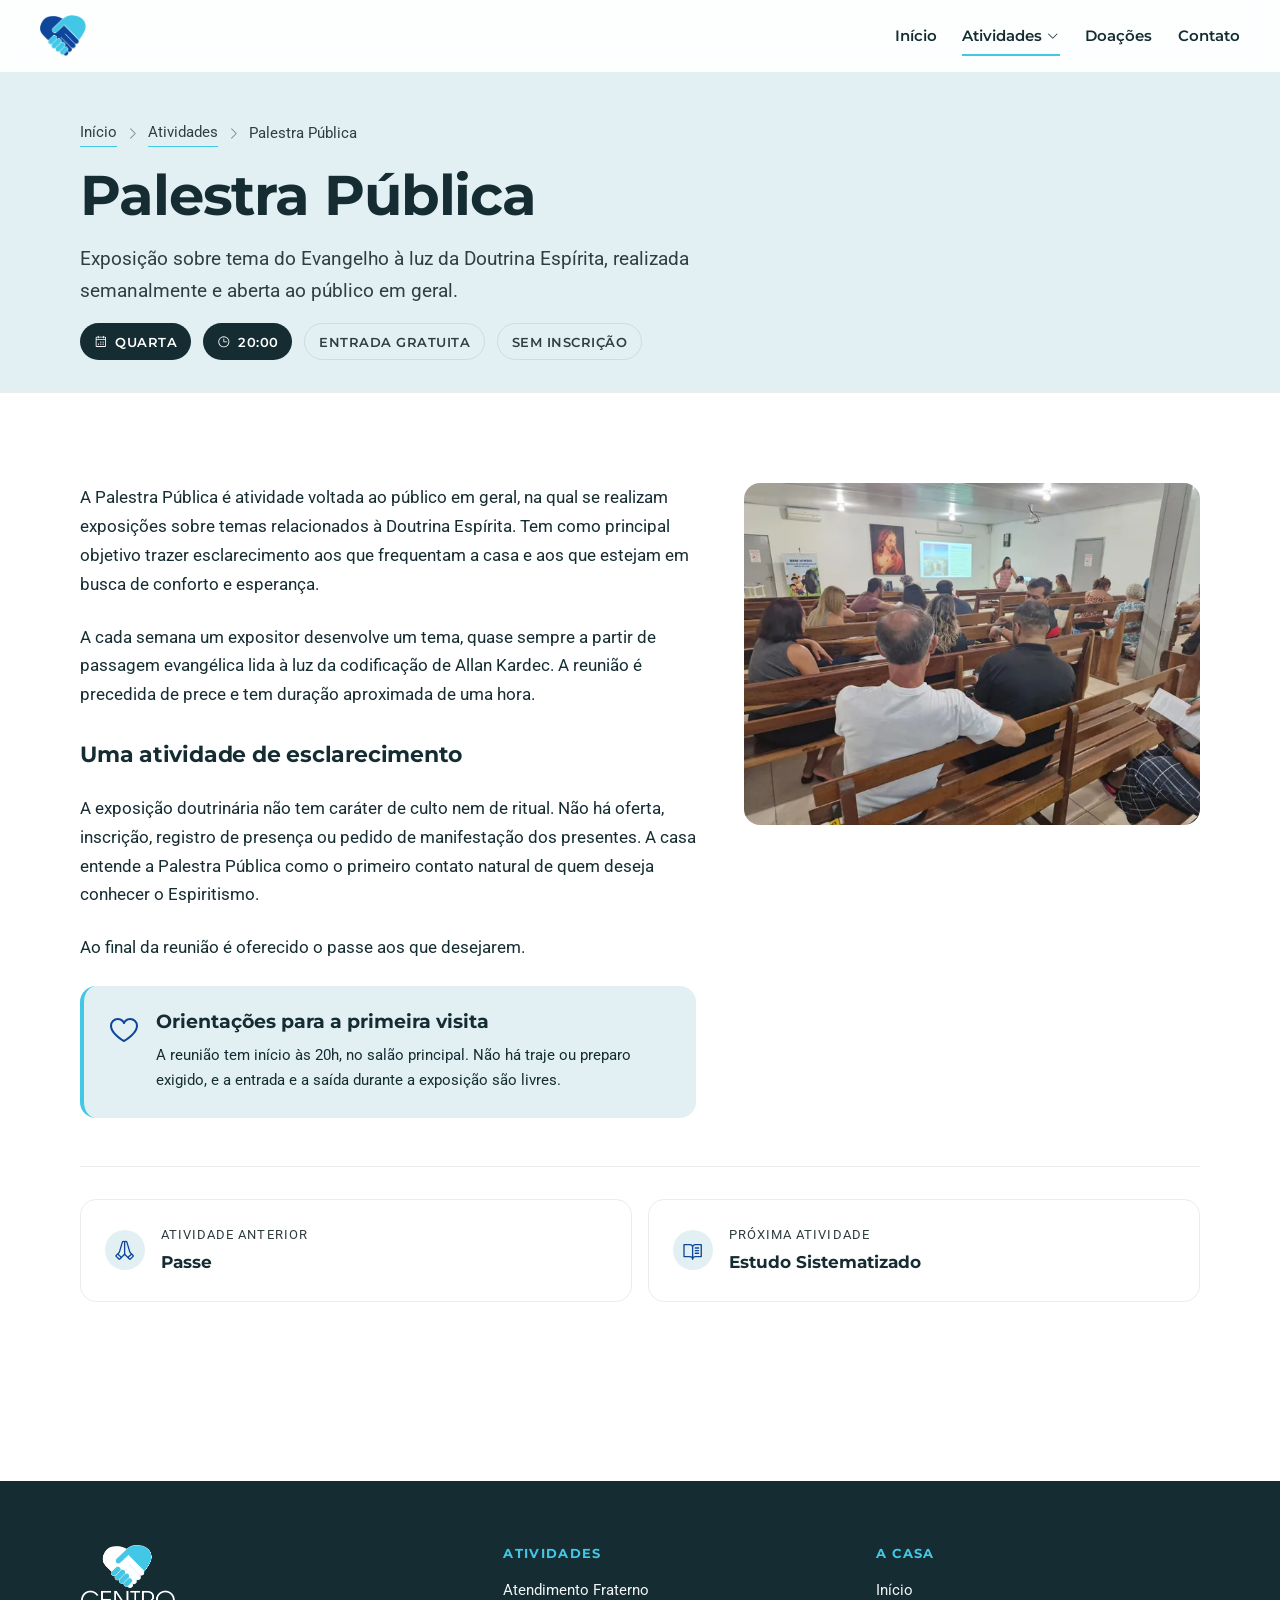
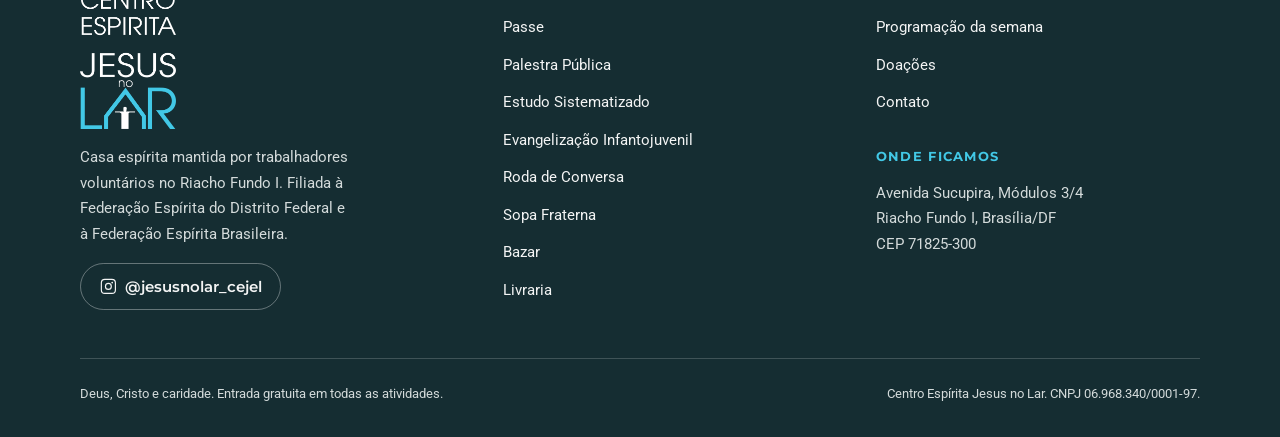
<file: atividades/palestra-publica/index.html>
<!doctype html>
<html lang="pt-BR" class="no-js">
<head>
<meta charset="utf-8">
<meta name="viewport" content="width=device-width, initial-scale=1">
<title>Palestra Pública | Centro Espírita Jesus no Lar</title>
<meta name="description" content="Exposição sobre tema do Evangelho à luz da Doutrina Espírita, realizada semanalmente e aberta ao público em geral.">
<meta name="theme-color" content="#42c8e6">
<meta property="og:type" content="website">
<meta property="og:site_name" content="Centro Espírita Jesus no Lar">
<meta property="og:title" content="Palestra Pública | Centro Espírita Jesus no Lar">
<meta property="og:description" content="Exposição sobre tema do Evangelho à luz da Doutrina Espírita, realizada semanalmente e aberta ao público em geral.">
<meta property="og:locale" content="pt_BR">
<meta property="og:image" content="https://www.cejesusnolar.com.br/assets/img/fachada-1000.webp">
<link rel="icon" href="../../favicon.ico" sizes="32x32">
<link rel="icon" href="../../assets/logo/favicon-192.png" type="image/png" sizes="192x192">
<link rel="apple-touch-icon" href="../../assets/logo/favicon-180.png">
<link rel="preconnect" href="https://fonts.googleapis.com">
<link rel="preconnect" href="https://fonts.gstatic.com" crossorigin>
<link href="https://fonts.googleapis.com/css2?family=Montserrat:wght@500;600;700&family=Roboto:wght@400;500;700&display=swap" rel="stylesheet">
<link rel="stylesheet" href="../../assets/css/tokens.css">
<link rel="stylesheet" href="../../assets/css/base.css">
<link rel="stylesheet" href="../../assets/css/components.css">
</head>
<body>
<a class="skip-link" href="#conteudo">Ir para o conteúdo</a>
<span id="topo-sentinela" aria-hidden="true"></span>
<header class="site-header"><div class="header-inner"><a class="brand-lockup" href="../../index.html"><img src="../../assets/logo/cejel-marca.png" alt="" width="46" height="40"><span class="visually-hidden">Centro Espírita Jesus no Lar, ir para a página inicial</span></a><button class="nav-toggle" type="button" aria-expanded="false" aria-controls="nav-principal"><span class="visually-hidden nav-toggle-label">Abrir o menu</span><svg class="icon icon-lg nav-toggle-open" aria-hidden="true" focusable="false"><use href="#ph-list"/></svg><svg class="icon icon-lg nav-toggle-close" aria-hidden="true" focusable="false"><use href="#ph-x"/></svg></button><nav class="nav" id="nav-principal" data-collapsed="true" aria-label="Navegação principal"><a class="nav-link" href="../../index.html">Início</a><div class="nav-item"><a class="nav-link" href="../../index.html#atividades" aria-current="page">Atividades<svg class="icon nav-caret" aria-hidden="true" focusable="false"><use href="#ph-caret-down"/></svg></a><ul class="nav-menu"><li><a href="../../atividades/atendimento-fraterno/index.html"><svg class="icon" aria-hidden="true" focusable="false"><use href="#ph-hand-heart"/></svg>Atendimento Fraterno</a></li><li><a href="../../atividades/passe/index.html"><svg class="icon" aria-hidden="true" focusable="false"><use href="#ph-hands-praying"/></svg>Passe</a></li><li><a href="../../atividades/palestra-publica/index.html"><svg class="icon" aria-hidden="true" focusable="false"><use href="#ph-chalkboard-teacher"/></svg>Palestra Pública</a></li><li><a href="../../atividades/estudo-sistematizado/index.html"><svg class="icon" aria-hidden="true" focusable="false"><use href="#ph-book-open-text"/></svg>Estudo Sistematizado</a></li><li><a href="../../atividades/evangelizacao-infantojuvenil/index.html"><svg class="icon" aria-hidden="true" focusable="false"><use href="#ph-users-three"/></svg>Evangelização Infantojuvenil</a></li><li><a href="../../atividades/roda-de-conversa/index.html"><svg class="icon" aria-hidden="true" focusable="false"><use href="#ph-chats-circle"/></svg>Roda de Conversa</a></li><li><a href="../../atividades/sopa-fraterna/index.html"><svg class="icon" aria-hidden="true" focusable="false"><use href="#ph-bowl-food"/></svg>Sopa Fraterna</a></li><li><a href="../../atividades/bazar/index.html"><svg class="icon" aria-hidden="true" focusable="false"><use href="#ph-coat-hanger"/></svg>Bazar</a></li><li><a href="../../atividades/livraria/index.html"><svg class="icon" aria-hidden="true" focusable="false"><use href="#ph-books"/></svg>Livraria</a></li></ul></div><a class="nav-link" href="../../doacoes/index.html">Doações</a><a class="nav-link" href="../../contato/index.html">Contato</a></nav></div></header>
<main id="conteudo">
<div class="page-head">
<div class="shell">
<nav class="breadcrumb" aria-label="Trilha de navegação">
<a href="../../index.html">Início</a><svg class="icon" aria-hidden="true" focusable="false"><use href="#ph-caret-right"/></svg>
<a href="../../index.html#atividades">Atividades</a><svg class="icon" aria-hidden="true" focusable="false"><use href="#ph-caret-right"/></svg><span>Palestra Pública</span>
</nav>
<h1>Palestra Pública</h1>
<p class="lede">Exposição sobre tema do Evangelho à luz da Doutrina Espírita, realizada semanalmente e aberta ao público em geral.</p>
<div class="meta-row"><span class="tag"><svg class="icon" aria-hidden="true" focusable="false"><use href="#ph-calendar-dots"/></svg>Quarta</span><span class="tag"><svg class="icon" aria-hidden="true" focusable="false"><use href="#ph-clock"/></svg>20:00</span><span class="tag tag-open">Entrada gratuita</span><span class="tag tag-open">Sem inscrição</span></div>
</div>
</div>

<section class="section">
<div class="shell">
<div class="activity-layout">
<div class="prose">
<p>A Palestra Pública é atividade voltada ao público em geral, na qual se realizam exposições sobre temas relacionados à Doutrina Espírita. Tem como principal objetivo trazer esclarecimento aos que frequentam a casa e aos que estejam em busca de conforto e esperança.</p>
<p>A cada semana um expositor desenvolve um tema, quase sempre a partir de passagem evangélica lida à luz da codificação de Allan Kardec. A reunião é precedida de prece e tem duração aproximada de uma hora.</p>
<h3>Uma atividade de esclarecimento</h3>
<p>A exposição doutrinária não tem caráter de culto nem de ritual. Não há oferta, inscrição, registro de presença ou pedido de manifestação dos presentes. A casa entende a Palestra Pública como o primeiro contato natural de quem deseja conhecer o Espiritismo.</p>
<p>Ao final da reunião é oferecido o passe aos que desejarem.</p>
<div class="callout"><svg class="icon icon-lg" aria-hidden="true" focusable="false"><use href="#ph-heart"/></svg><div><h4>Orientações para a primeira visita</h4><p>A reunião tem início às 20h, no salão principal. Não há traje ou preparo exigido, e a entrada e a saída durante a exposição são livres.</p></div></div>
</div>
<figure class="page-media reveal"><img src="../../assets/img/estudo-1600.webp" srcset="../../assets/img/estudo-640.webp 640w, ../../assets/img/estudo-1000.webp 1000w, ../../assets/img/estudo-1600.webp 1600w" sizes="(max-width: 900px) 100vw, 40vw" alt="Turma reunida nos bancos do salão, acompanhando uma projeção" fetchpriority="high" decoding="async"></figure>
</div>

<div class="sibling-nav">
<a class="sibling" href="../../atividades/passe/index.html">
<span class="panel-icon"><svg class="icon" aria-hidden="true" focusable="false"><use href="#ph-hands-praying"/></svg></span>
<span><span class="sibling-label">Atividade anterior</span><strong>Passe</strong></span>
</a>
<a class="sibling" href="../../atividades/estudo-sistematizado/index.html">
<span class="panel-icon"><svg class="icon" aria-hidden="true" focusable="false"><use href="#ph-book-open-text"/></svg></span>
<span><span class="sibling-label">Próxima atividade</span><strong>Estudo Sistematizado</strong></span>
</a>
</div>
</div>
</section>
<svg aria-hidden="true" style="position:absolute;width:0;height:0;overflow:hidden"><defs><symbol id="ph-hand-heart" viewBox="0 0 256 256" fill="currentColor"><path d="M230.33,141.06a24.34,24.34,0,0,0-18.61-4.77C230.5,117.33,240,98.48,240,80c0-26.47-21.29-48-47.46-48A47.58,47.58,0,0,0,156,48.75,47.58,47.58,0,0,0,119.46,32C93.29,32,72,53.53,72,80c0,11,3.24,21.69,10.06,33a31.87,31.87,0,0,0-14.75,8.4L44.69,144H16A16,16,0,0,0,0,160v40a16,16,0,0,0,16,16H120a7.93,7.93,0,0,0,1.94-.24l64-16a6.94,6.94,0,0,0,1.19-.4L226,182.82l.44-.2a24.6,24.6,0,0,0,3.93-41.56ZM119.46,48A31.15,31.15,0,0,1,148.6,67a8,8,0,0,0,14.8,0,31.15,31.15,0,0,1,29.14-19C209.59,48,224,62.65,224,80c0,19.51-15.79,41.58-45.66,63.9l-11.09,2.55A28,28,0,0,0,140,112H100.68C92.05,100.36,88,90.12,88,80,88,62.65,102.41,48,119.46,48ZM16,160H40v40H16Zm203.43,8.21-38,16.18L119,200H56V155.31l22.63-22.62A15.86,15.86,0,0,1,89.94,128H140a12,12,0,0,1,0,24H112a8,8,0,0,0,0,16h32a8.32,8.32,0,0,0,1.79-.2l67-15.41.31-.08a8.6,8.6,0,0,1,6.3,15.9Z"/></symbol><symbol id="ph-hands-praying" viewBox="0 0 256 256" fill="currentColor"><path d="M235.32,180l-36.24-36.25L162.62,23.46A21.76,21.76,0,0,0,128,12.93,21.76,21.76,0,0,0,93.38,23.46L56.92,143.76,20.68,180a16,16,0,0,0,0,22.62l32.69,32.69a16,16,0,0,0,22.63,0L124.28,187a40.68,40.68,0,0,0,3.72-4.29,40.68,40.68,0,0,0,3.72,4.29L180,235.32a16,16,0,0,0,22.63,0l32.69-32.69A16,16,0,0,0,235.32,180ZM64.68,224,32,191.32l12.69-12.69,32.69,32.69ZM120,158.75a23.85,23.85,0,0,1-7,17L88.68,200,56,167.32l13.65-13.66a8,8,0,0,0,2-3.34l37-122.22A5.78,5.78,0,0,1,120,29.78Zm23,17a23.85,23.85,0,0,1-7-17v-129a5.78,5.78,0,0,1,11.31-1.68l37,122.22a8,8,0,0,0,2,3.34l14.49,14.49-33.4,32ZM191.32,224l-12.56-12.57,33.39-32L224,191.32Z"/></symbol><symbol id="ph-chalkboard-teacher" viewBox="0 0 256 256" fill="currentColor"><path d="M216,40H40A16,16,0,0,0,24,56V200a16,16,0,0,0,16,16H53.39a8,8,0,0,0,7.23-4.57,48,48,0,0,1,86.76,0,8,8,0,0,0,7.23,4.57H216a16,16,0,0,0,16-16V56A16,16,0,0,0,216,40ZM80,144a24,24,0,1,1,24,24A24,24,0,0,1,80,144Zm136,56H159.43a64.39,64.39,0,0,0-28.83-26.16,40,40,0,1,0-53.2,0A64.39,64.39,0,0,0,48.57,200H40V56H216ZM56,96V80a8,8,0,0,1,8-8H192a8,8,0,0,1,8,8v96a8,8,0,0,1-8,8H176a8,8,0,0,1,0-16h8V88H72v8a8,8,0,0,1-16,0Z"/></symbol><symbol id="ph-book-open-text" viewBox="0 0 256 256" fill="currentColor"><path d="M232,48H160a40,40,0,0,0-32,16A40,40,0,0,0,96,48H24a8,8,0,0,0-8,8V200a8,8,0,0,0,8,8H96a24,24,0,0,1,24,24,8,8,0,0,0,16,0,24,24,0,0,1,24-24h72a8,8,0,0,0,8-8V56A8,8,0,0,0,232,48ZM96,192H32V64H96a24,24,0,0,1,24,24V200A39.81,39.81,0,0,0,96,192Zm128,0H160a39.81,39.81,0,0,0-24,8V88a24,24,0,0,1,24-24h64ZM160,88h40a8,8,0,0,1,0,16H160a8,8,0,0,1,0-16Zm48,40a8,8,0,0,1-8,8H160a8,8,0,0,1,0-16h40A8,8,0,0,1,208,128Zm0,32a8,8,0,0,1-8,8H160a8,8,0,0,1,0-16h40A8,8,0,0,1,208,160Z"/></symbol><symbol id="ph-users-three" viewBox="0 0 256 256" fill="currentColor"><path d="M244.8,150.4a8,8,0,0,1-11.2-1.6A51.6,51.6,0,0,0,192,128a8,8,0,0,1-7.37-4.89,8,8,0,0,1,0-6.22A8,8,0,0,1,192,112a24,24,0,1,0-23.24-30,8,8,0,1,1-15.5-4A40,40,0,1,1,219,117.51a67.94,67.94,0,0,1,27.43,21.68A8,8,0,0,1,244.8,150.4ZM190.92,212a8,8,0,1,1-13.84,8,57,57,0,0,0-98.16,0,8,8,0,1,1-13.84-8,72.06,72.06,0,0,1,33.74-29.92,48,48,0,1,1,58.36,0A72.06,72.06,0,0,1,190.92,212ZM128,176a32,32,0,1,0-32-32A32,32,0,0,0,128,176ZM72,120a8,8,0,0,0-8-8A24,24,0,1,1,87.24,82a8,8,0,1,0,15.5-4A40,40,0,1,0,37,117.51,67.94,67.94,0,0,0,9.6,139.19a8,8,0,1,0,12.8,9.61A51.6,51.6,0,0,1,64,128,8,8,0,0,0,72,120Z"/></symbol><symbol id="ph-chats-circle" viewBox="0 0 256 256" fill="currentColor"><path d="M232.07,186.76a80,80,0,0,0-62.5-114.17A80,80,0,1,0,23.93,138.76l-7.27,24.71a16,16,0,0,0,19.87,19.87l24.71-7.27a80.39,80.39,0,0,0,25.18,7.35,80,80,0,0,0,108.34,40.65l24.71,7.27a16,16,0,0,0,19.87-19.86ZM62,159.5a8.28,8.28,0,0,0-2.26.32L32,168l8.17-27.76a8,8,0,0,0-.63-6,64,64,0,1,1,26.26,26.26A8,8,0,0,0,62,159.5Zm153.79,28.73L224,216l-27.76-8.17a8,8,0,0,0-6,.63,64.05,64.05,0,0,1-85.87-24.88A79.93,79.93,0,0,0,174.7,89.71a64,64,0,0,1,41.75,92.48A8,8,0,0,0,215.82,188.23Z"/></symbol><symbol id="ph-bowl-food" viewBox="0 0 256 256" fill="currentColor"><path d="M224,104h-8.37a88,88,0,0,0-175.26,0H32a8,8,0,0,0-8,8,104.35,104.35,0,0,0,56,92.28V208a16,16,0,0,0,16,16h64a16,16,0,0,0,16-16v-3.72A104.35,104.35,0,0,0,232,112,8,8,0,0,0,224,104Zm-24.46,0H148.12a71.84,71.84,0,0,1,41.27-29.57A71.45,71.45,0,0,1,199.54,104ZM173.48,56.23q2.75,2.25,5.27,4.75a87.92,87.92,0,0,0-49.15,43H100.1A72.26,72.26,0,0,1,168,56C169.83,56,171.66,56.09,173.48,56.23ZM128,40a71.87,71.87,0,0,1,19,2.57A88.36,88.36,0,0,0,83.33,104H56.46A72.08,72.08,0,0,1,128,40Zm36.66,152A8,8,0,0,0,160,199.3V208H96v-8.7A8,8,0,0,0,91.34,192a88.29,88.29,0,0,1-51-72H215.63A88.29,88.29,0,0,1,164.66,192Z"/></symbol><symbol id="ph-coat-hanger" viewBox="0 0 256 256" fill="currentColor"><path d="M241.57,171.2,141.33,96l23.46-17.6A8,8,0,0,0,168,72a40,40,0,1,0-80,0,8,8,0,0,0,16,0,24,24,0,0,1,47.69-3.78L123.34,89.49l-.28.21L14.43,171.2A16,16,0,0,0,24,200H232a16,16,0,0,0,9.6-28.8ZM232,184H24l104-78,104,78Z"/></symbol><symbol id="ph-books" viewBox="0 0 256 256" fill="currentColor"><path d="M231.65,194.55,198.46,36.75a16,16,0,0,0-19-12.39L132.65,34.42a16.08,16.08,0,0,0-12.3,19l33.19,157.8A16,16,0,0,0,169.16,224a16.25,16.25,0,0,0,3.38-.36l46.81-10.06A16.09,16.09,0,0,0,231.65,194.55ZM136,50.15c0-.06,0-.09,0-.09l46.8-10,3.33,15.87L139.33,66Zm6.62,31.47,46.82-10.05,3.34,15.9L146,97.53Zm6.64,31.57,46.82-10.06,13.3,63.24-46.82,10.06ZM216,197.94l-46.8,10-3.33-15.87L212.67,182,216,197.85C216,197.91,216,197.94,216,197.94ZM104,32H56A16,16,0,0,0,40,48V208a16,16,0,0,0,16,16h48a16,16,0,0,0,16-16V48A16,16,0,0,0,104,32ZM56,48h48V64H56Zm0,32h48v96H56Zm48,128H56V192h48v16Z"/></symbol><symbol id="ph-caret-down" viewBox="0 0 256 256" fill="currentColor"><path d="M213.66,101.66l-80,80a8,8,0,0,1-11.32,0l-80-80A8,8,0,0,1,53.66,90.34L128,164.69l74.34-74.35a8,8,0,0,1,11.32,11.32Z"/></symbol><symbol id="ph-list" viewBox="0 0 256 256" fill="currentColor"><path d="M224,128a8,8,0,0,1-8,8H40a8,8,0,0,1,0-16H216A8,8,0,0,1,224,128ZM40,72H216a8,8,0,0,0,0-16H40a8,8,0,0,0,0,16ZM216,184H40a8,8,0,0,0,0,16H216a8,8,0,0,0,0-16Z"/></symbol><symbol id="ph-x" viewBox="0 0 256 256" fill="currentColor"><path d="M205.66,194.34a8,8,0,0,1-11.32,11.32L128,139.31,61.66,205.66a8,8,0,0,1-11.32-11.32L116.69,128,50.34,61.66A8,8,0,0,1,61.66,50.34L128,116.69l66.34-66.35a8,8,0,0,1,11.32,11.32L139.31,128Z"/></symbol><symbol id="ph-calendar-dots" viewBox="0 0 256 256" fill="currentColor"><path d="M208,32H184V24a8,8,0,0,0-16,0v8H88V24a8,8,0,0,0-16,0v8H48A16,16,0,0,0,32,48V208a16,16,0,0,0,16,16H208a16,16,0,0,0,16-16V48A16,16,0,0,0,208,32ZM72,48v8a8,8,0,0,0,16,0V48h80v8a8,8,0,0,0,16,0V48h24V80H48V48ZM208,208H48V96H208V208Zm-68-76a12,12,0,1,1-12-12A12,12,0,0,1,140,132Zm44,0a12,12,0,1,1-12-12A12,12,0,0,1,184,132ZM96,172a12,12,0,1,1-12-12A12,12,0,0,1,96,172Zm44,0a12,12,0,1,1-12-12A12,12,0,0,1,140,172Zm44,0a12,12,0,1,1-12-12A12,12,0,0,1,184,172Z"/></symbol><symbol id="ph-clock" viewBox="0 0 256 256" fill="currentColor"><path d="M128,24A104,104,0,1,0,232,128,104.11,104.11,0,0,0,128,24Zm0,192a88,88,0,1,1,88-88A88.1,88.1,0,0,1,128,216Zm64-88a8,8,0,0,1-8,8H128a8,8,0,0,1-8-8V72a8,8,0,0,1,16,0v48h48A8,8,0,0,1,192,128Z"/></symbol><symbol id="ph-caret-right" viewBox="0 0 256 256" fill="currentColor"><path d="M181.66,133.66l-80,80a8,8,0,0,1-11.32-11.32L164.69,128,90.34,53.66a8,8,0,0,1,11.32-11.32l80,80A8,8,0,0,1,181.66,133.66Z"/></symbol><symbol id="ph-heart" viewBox="0 0 256 256" fill="currentColor"><path d="M178,40c-20.65,0-38.73,8.88-50,23.89C116.73,48.88,98.65,40,78,40a62.07,62.07,0,0,0-62,62c0,70,103.79,126.66,108.21,129a8,8,0,0,0,7.58,0C136.21,228.66,240,172,240,102A62.07,62.07,0,0,0,178,40ZM128,214.8C109.74,204.16,32,155.69,32,102A46.06,46.06,0,0,1,78,56c19.45,0,35.78,10.36,42.6,27a8,8,0,0,0,14.8,0c6.82-16.67,23.15-27,42.6-27a46.06,46.06,0,0,1,46,46C224,155.61,146.24,204.15,128,214.8Z"/></symbol><symbol id="ph-instagram-logo" viewBox="0 0 256 256" fill="currentColor"><path d="M128,80a48,48,0,1,0,48,48A48.05,48.05,0,0,0,128,80Zm0,80a32,32,0,1,1,32-32A32,32,0,0,1,128,160ZM176,24H80A56.06,56.06,0,0,0,24,80v96a56.06,56.06,0,0,0,56,56h96a56.06,56.06,0,0,0,56-56V80A56.06,56.06,0,0,0,176,24Zm40,152a40,40,0,0,1-40,40H80a40,40,0,0,1-40-40V80A40,40,0,0,1,80,40h96a40,40,0,0,1,40,40ZM192,76a12,12,0,1,1-12-12A12,12,0,0,1,192,76Z"/></symbol></defs></svg>
</main>
<footer class="site-footer">
<div class="shell">
<div class="footer-top">
<div class="footer-brand">
<img src="../../assets/logo/cejel-logo-claro.png" alt="Centro Espírita Jesus no Lar" width="132">
<p>Casa espírita mantida por trabalhadores voluntários no Riacho Fundo I. Filiada à Federação Espírita do Distrito Federal e à Federação Espírita Brasileira.</p>
<a class="footer-social" href="https://www.instagram.com/jesusnolar_cejel/" rel="noopener"><svg class="icon" aria-hidden="true" focusable="false"><use href="#ph-instagram-logo"/></svg>@jesusnolar_cejel</a>
</div>
<div class="footer-col">
<h4>Atividades</h4>
<ul><li><a href="../../atividades/atendimento-fraterno/index.html">Atendimento Fraterno</a></li><li><a href="../../atividades/passe/index.html">Passe</a></li><li><a href="../../atividades/palestra-publica/index.html">Palestra Pública</a></li><li><a href="../../atividades/estudo-sistematizado/index.html">Estudo Sistematizado</a></li><li><a href="../../atividades/evangelizacao-infantojuvenil/index.html">Evangelização Infantojuvenil</a></li><li><a href="../../atividades/roda-de-conversa/index.html">Roda de Conversa</a></li><li><a href="../../atividades/sopa-fraterna/index.html">Sopa Fraterna</a></li><li><a href="../../atividades/bazar/index.html">Bazar</a></li><li><a href="../../atividades/livraria/index.html">Livraria</a></li></ul>
</div>
<div class="footer-col">
<h4>A casa</h4>
<ul>
<li><a href="../../index.html">Início</a></li>
<li><a href="../../index.html#programacao">Programação da semana</a></li>
<li><a href="../../doacoes/index.html">Doações</a></li>
<li><a href="../../contato/index.html">Contato</a></li>
</ul>
<h4 style="margin-top:var(--space-6)">Onde ficamos</h4>
<address style="font-size:var(--text-sm);font-style:normal;color:var(--light-4)">
Avenida Sucupira, Módulos 3/4<br>Riacho Fundo I, Brasília/DF<br>CEP 71825-300
</address>
</div>
</div>
<div class="footer-bottom">
<p>Deus, Cristo e caridade. Entrada gratuita em todas as atividades.</p>
<p>Centro Espírita Jesus no Lar. CNPJ 06.968.340/0001-97.</p>
</div>
</div>
</footer>
<script src="../../assets/js/site.js" defer></script>
</body>
</html>
</file>
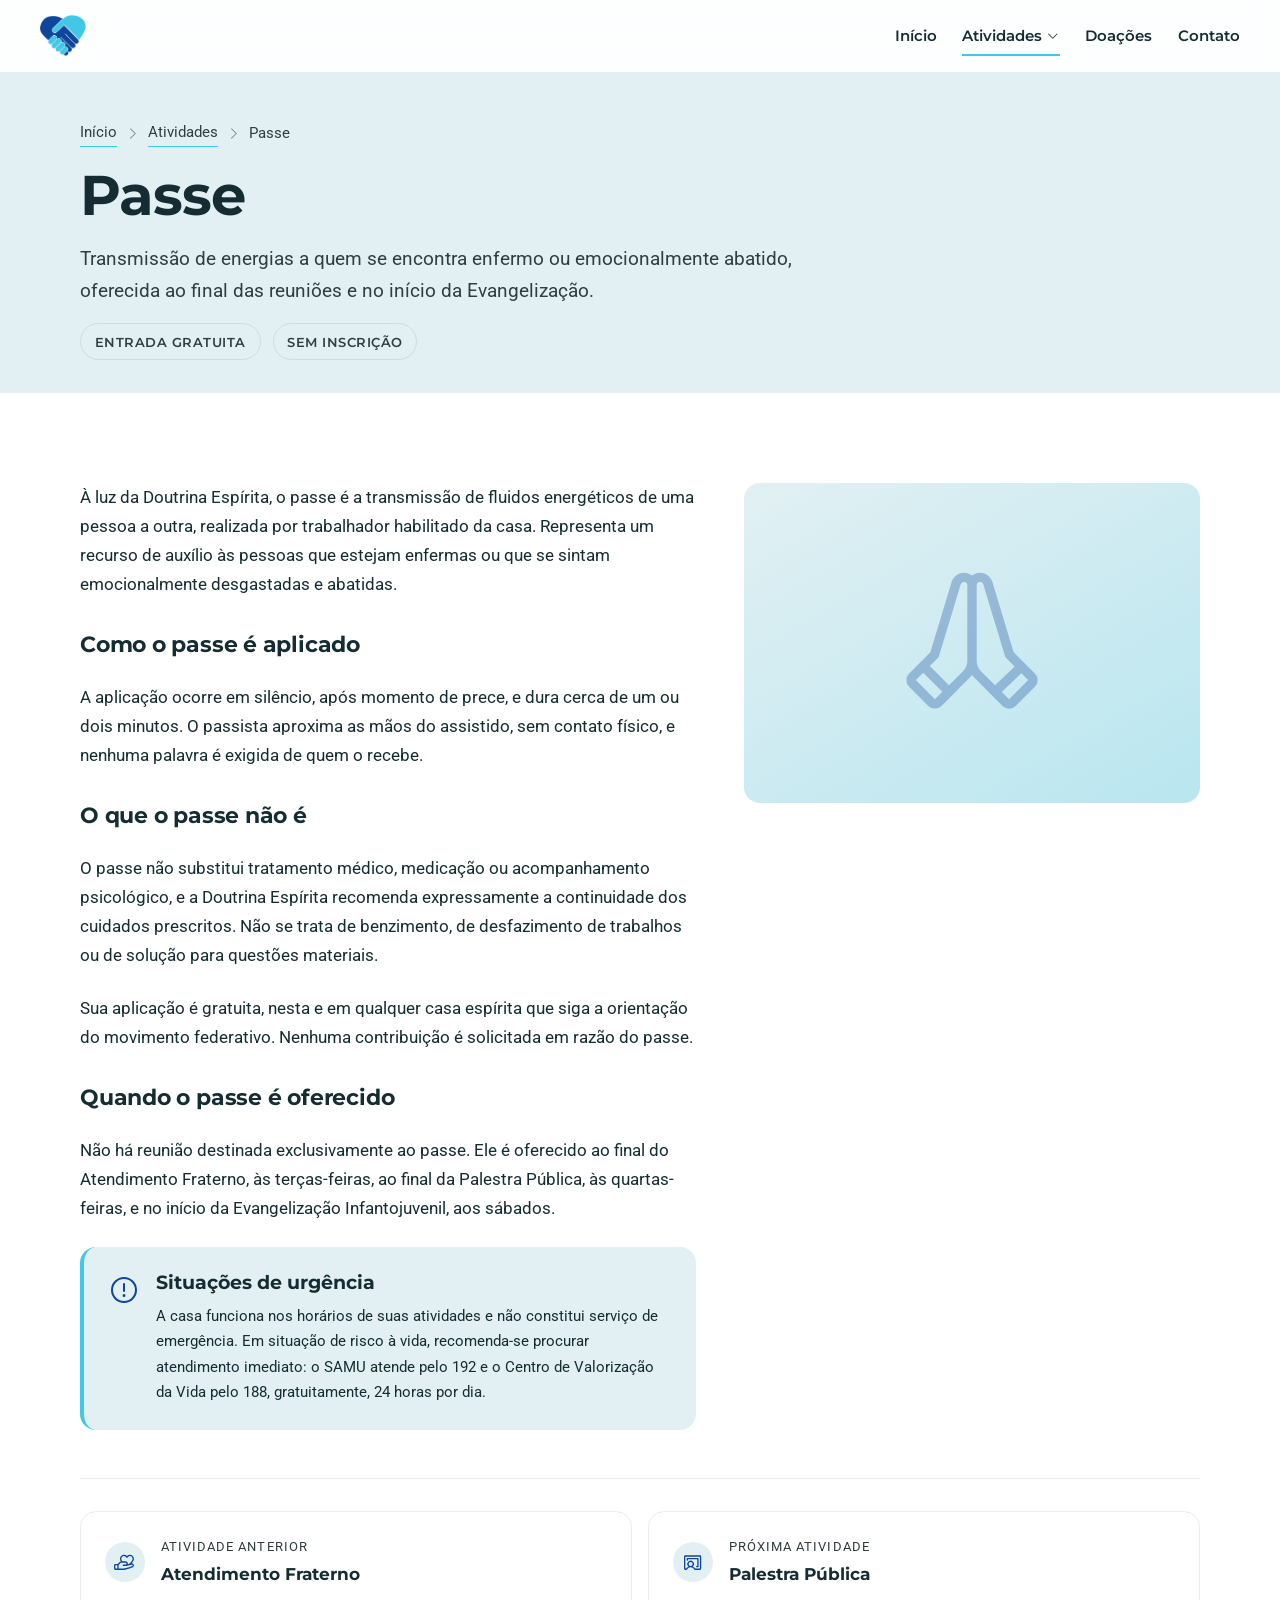
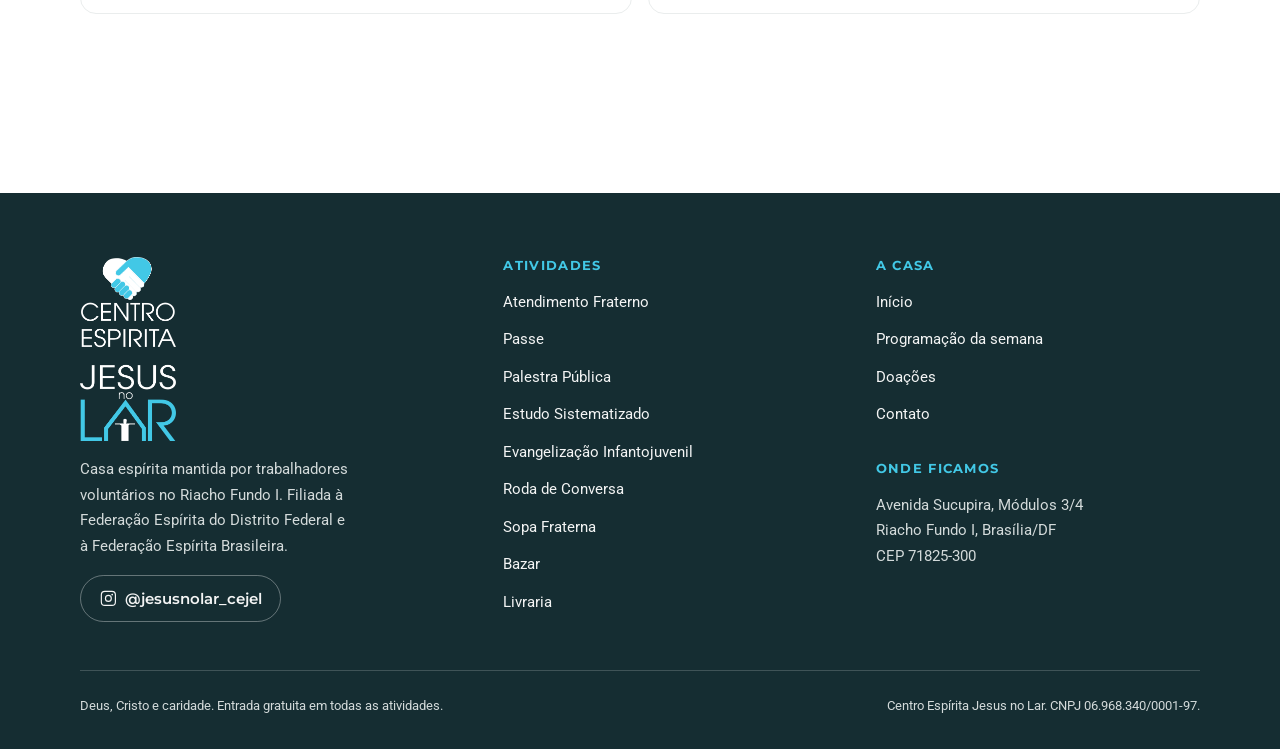
<file: atividades/passe/index.html>
<!doctype html>
<html lang="pt-BR" class="no-js">
<head>
<meta charset="utf-8">
<meta name="viewport" content="width=device-width, initial-scale=1">
<title>Passe | Centro Espírita Jesus no Lar</title>
<meta name="description" content="Transmissão de energias a quem se encontra enfermo ou emocionalmente abatido, oferecida ao final das reuniões e no início da Evangelização.">
<meta name="theme-color" content="#42c8e6">
<meta property="og:type" content="website">
<meta property="og:site_name" content="Centro Espírita Jesus no Lar">
<meta property="og:title" content="Passe | Centro Espírita Jesus no Lar">
<meta property="og:description" content="Transmissão de energias a quem se encontra enfermo ou emocionalmente abatido, oferecida ao final das reuniões e no início da Evangelização.">
<meta property="og:locale" content="pt_BR">
<meta property="og:image" content="https://www.cejesusnolar.com.br/assets/img/fachada-1000.webp">
<link rel="icon" href="../../favicon.ico" sizes="32x32">
<link rel="icon" href="../../assets/logo/favicon-192.png" type="image/png" sizes="192x192">
<link rel="apple-touch-icon" href="../../assets/logo/favicon-180.png">
<link rel="preconnect" href="https://fonts.googleapis.com">
<link rel="preconnect" href="https://fonts.gstatic.com" crossorigin>
<link href="https://fonts.googleapis.com/css2?family=Montserrat:wght@500;600;700&family=Roboto:wght@400;500;700&display=swap" rel="stylesheet">
<link rel="stylesheet" href="../../assets/css/tokens.css">
<link rel="stylesheet" href="../../assets/css/base.css">
<link rel="stylesheet" href="../../assets/css/components.css">
</head>
<body>
<a class="skip-link" href="#conteudo">Ir para o conteúdo</a>
<span id="topo-sentinela" aria-hidden="true"></span>
<header class="site-header"><div class="header-inner"><a class="brand-lockup" href="../../index.html"><img src="../../assets/logo/cejel-marca.png" alt="" width="46" height="40"><span class="visually-hidden">Centro Espírita Jesus no Lar, ir para a página inicial</span></a><button class="nav-toggle" type="button" aria-expanded="false" aria-controls="nav-principal"><span class="visually-hidden nav-toggle-label">Abrir o menu</span><svg class="icon icon-lg nav-toggle-open" aria-hidden="true" focusable="false"><use href="#ph-list"/></svg><svg class="icon icon-lg nav-toggle-close" aria-hidden="true" focusable="false"><use href="#ph-x"/></svg></button><nav class="nav" id="nav-principal" data-collapsed="true" aria-label="Navegação principal"><a class="nav-link" href="../../index.html">Início</a><div class="nav-item"><a class="nav-link" href="../../index.html#atividades" aria-current="page">Atividades<svg class="icon nav-caret" aria-hidden="true" focusable="false"><use href="#ph-caret-down"/></svg></a><ul class="nav-menu"><li><a href="../../atividades/atendimento-fraterno/index.html"><svg class="icon" aria-hidden="true" focusable="false"><use href="#ph-hand-heart"/></svg>Atendimento Fraterno</a></li><li><a href="../../atividades/passe/index.html"><svg class="icon" aria-hidden="true" focusable="false"><use href="#ph-hands-praying"/></svg>Passe</a></li><li><a href="../../atividades/palestra-publica/index.html"><svg class="icon" aria-hidden="true" focusable="false"><use href="#ph-chalkboard-teacher"/></svg>Palestra Pública</a></li><li><a href="../../atividades/estudo-sistematizado/index.html"><svg class="icon" aria-hidden="true" focusable="false"><use href="#ph-book-open-text"/></svg>Estudo Sistematizado</a></li><li><a href="../../atividades/evangelizacao-infantojuvenil/index.html"><svg class="icon" aria-hidden="true" focusable="false"><use href="#ph-users-three"/></svg>Evangelização Infantojuvenil</a></li><li><a href="../../atividades/roda-de-conversa/index.html"><svg class="icon" aria-hidden="true" focusable="false"><use href="#ph-chats-circle"/></svg>Roda de Conversa</a></li><li><a href="../../atividades/sopa-fraterna/index.html"><svg class="icon" aria-hidden="true" focusable="false"><use href="#ph-bowl-food"/></svg>Sopa Fraterna</a></li><li><a href="../../atividades/bazar/index.html"><svg class="icon" aria-hidden="true" focusable="false"><use href="#ph-coat-hanger"/></svg>Bazar</a></li><li><a href="../../atividades/livraria/index.html"><svg class="icon" aria-hidden="true" focusable="false"><use href="#ph-books"/></svg>Livraria</a></li></ul></div><a class="nav-link" href="../../doacoes/index.html">Doações</a><a class="nav-link" href="../../contato/index.html">Contato</a></nav></div></header>
<main id="conteudo">
<div class="page-head">
<div class="shell">
<nav class="breadcrumb" aria-label="Trilha de navegação">
<a href="../../index.html">Início</a><svg class="icon" aria-hidden="true" focusable="false"><use href="#ph-caret-right"/></svg>
<a href="../../index.html#atividades">Atividades</a><svg class="icon" aria-hidden="true" focusable="false"><use href="#ph-caret-right"/></svg><span>Passe</span>
</nav>
<h1>Passe</h1>
<p class="lede">Transmissão de energias a quem se encontra enfermo ou emocionalmente abatido, oferecida ao final das reuniões e no início da Evangelização.</p>
<div class="meta-row"><span class="tag tag-open">Entrada gratuita</span><span class="tag tag-open">Sem inscrição</span></div>
</div>
</div>

<section class="section">
<div class="shell">
<div class="activity-layout">
<div class="prose">
<p>À luz da Doutrina Espírita, o passe é a transmissão de fluidos energéticos de uma pessoa a outra, realizada por trabalhador habilitado da casa. Representa um recurso de auxílio às pessoas que estejam enfermas ou que se sintam emocionalmente desgastadas e abatidas.</p>
<h3>Como o passe é aplicado</h3>
<p>A aplicação ocorre em silêncio, após momento de prece, e dura cerca de um ou dois minutos. O passista aproxima as mãos do assistido, sem contato físico, e nenhuma palavra é exigida de quem o recebe.</p>
<h3>O que o passe não é</h3>
<p>O passe não substitui tratamento médico, medicação ou acompanhamento psicológico, e a Doutrina Espírita recomenda expressamente a continuidade dos cuidados prescritos. Não se trata de benzimento, de desfazimento de trabalhos ou de solução para questões materiais.</p>
<p>Sua aplicação é gratuita, nesta e em qualquer casa espírita que siga a orientação do movimento federativo. Nenhuma contribuição é solicitada em razão do passe.</p>
<h3>Quando o passe é oferecido</h3>
<p>Não há reunião destinada exclusivamente ao passe. Ele é oferecido ao final do Atendimento Fraterno, às terças-feiras, ao final da Palestra Pública, às quartas-feiras, e no início da Evangelização Infantojuvenil, aos sábados.</p>
<div class="callout"><svg class="icon icon-lg" aria-hidden="true" focusable="false"><use href="#ph-warning-circle"/></svg><div><h4>Situações de urgência</h4><p>A casa funciona nos horários de suas atividades e não constitui serviço de emergência. Em situação de risco à vida, recomenda-se procurar atendimento imediato: o SAMU atende pelo 192 e o Centro de Valorização da Vida pelo 188, gratuitamente, 24 horas por dia.</p></div></div>
</div>
<figure class="page-media page-media-type reveal"><svg class="icon icon-watermark" aria-hidden="true" focusable="false"><use href="#ph-hands-praying"/></svg></figure>
</div>

<div class="sibling-nav">
<a class="sibling" href="../../atividades/atendimento-fraterno/index.html">
<span class="panel-icon"><svg class="icon" aria-hidden="true" focusable="false"><use href="#ph-hand-heart"/></svg></span>
<span><span class="sibling-label">Atividade anterior</span><strong>Atendimento Fraterno</strong></span>
</a>
<a class="sibling" href="../../atividades/palestra-publica/index.html">
<span class="panel-icon"><svg class="icon" aria-hidden="true" focusable="false"><use href="#ph-chalkboard-teacher"/></svg></span>
<span><span class="sibling-label">Próxima atividade</span><strong>Palestra Pública</strong></span>
</a>
</div>
</div>
</section>
<svg aria-hidden="true" style="position:absolute;width:0;height:0;overflow:hidden"><defs><symbol id="ph-hand-heart" viewBox="0 0 256 256" fill="currentColor"><path d="M230.33,141.06a24.34,24.34,0,0,0-18.61-4.77C230.5,117.33,240,98.48,240,80c0-26.47-21.29-48-47.46-48A47.58,47.58,0,0,0,156,48.75,47.58,47.58,0,0,0,119.46,32C93.29,32,72,53.53,72,80c0,11,3.24,21.69,10.06,33a31.87,31.87,0,0,0-14.75,8.4L44.69,144H16A16,16,0,0,0,0,160v40a16,16,0,0,0,16,16H120a7.93,7.93,0,0,0,1.94-.24l64-16a6.94,6.94,0,0,0,1.19-.4L226,182.82l.44-.2a24.6,24.6,0,0,0,3.93-41.56ZM119.46,48A31.15,31.15,0,0,1,148.6,67a8,8,0,0,0,14.8,0,31.15,31.15,0,0,1,29.14-19C209.59,48,224,62.65,224,80c0,19.51-15.79,41.58-45.66,63.9l-11.09,2.55A28,28,0,0,0,140,112H100.68C92.05,100.36,88,90.12,88,80,88,62.65,102.41,48,119.46,48ZM16,160H40v40H16Zm203.43,8.21-38,16.18L119,200H56V155.31l22.63-22.62A15.86,15.86,0,0,1,89.94,128H140a12,12,0,0,1,0,24H112a8,8,0,0,0,0,16h32a8.32,8.32,0,0,0,1.79-.2l67-15.41.31-.08a8.6,8.6,0,0,1,6.3,15.9Z"/></symbol><symbol id="ph-hands-praying" viewBox="0 0 256 256" fill="currentColor"><path d="M235.32,180l-36.24-36.25L162.62,23.46A21.76,21.76,0,0,0,128,12.93,21.76,21.76,0,0,0,93.38,23.46L56.92,143.76,20.68,180a16,16,0,0,0,0,22.62l32.69,32.69a16,16,0,0,0,22.63,0L124.28,187a40.68,40.68,0,0,0,3.72-4.29,40.68,40.68,0,0,0,3.72,4.29L180,235.32a16,16,0,0,0,22.63,0l32.69-32.69A16,16,0,0,0,235.32,180ZM64.68,224,32,191.32l12.69-12.69,32.69,32.69ZM120,158.75a23.85,23.85,0,0,1-7,17L88.68,200,56,167.32l13.65-13.66a8,8,0,0,0,2-3.34l37-122.22A5.78,5.78,0,0,1,120,29.78Zm23,17a23.85,23.85,0,0,1-7-17v-129a5.78,5.78,0,0,1,11.31-1.68l37,122.22a8,8,0,0,0,2,3.34l14.49,14.49-33.4,32ZM191.32,224l-12.56-12.57,33.39-32L224,191.32Z"/></symbol><symbol id="ph-chalkboard-teacher" viewBox="0 0 256 256" fill="currentColor"><path d="M216,40H40A16,16,0,0,0,24,56V200a16,16,0,0,0,16,16H53.39a8,8,0,0,0,7.23-4.57,48,48,0,0,1,86.76,0,8,8,0,0,0,7.23,4.57H216a16,16,0,0,0,16-16V56A16,16,0,0,0,216,40ZM80,144a24,24,0,1,1,24,24A24,24,0,0,1,80,144Zm136,56H159.43a64.39,64.39,0,0,0-28.83-26.16,40,40,0,1,0-53.2,0A64.39,64.39,0,0,0,48.57,200H40V56H216ZM56,96V80a8,8,0,0,1,8-8H192a8,8,0,0,1,8,8v96a8,8,0,0,1-8,8H176a8,8,0,0,1,0-16h8V88H72v8a8,8,0,0,1-16,0Z"/></symbol><symbol id="ph-book-open-text" viewBox="0 0 256 256" fill="currentColor"><path d="M232,48H160a40,40,0,0,0-32,16A40,40,0,0,0,96,48H24a8,8,0,0,0-8,8V200a8,8,0,0,0,8,8H96a24,24,0,0,1,24,24,8,8,0,0,0,16,0,24,24,0,0,1,24-24h72a8,8,0,0,0,8-8V56A8,8,0,0,0,232,48ZM96,192H32V64H96a24,24,0,0,1,24,24V200A39.81,39.81,0,0,0,96,192Zm128,0H160a39.81,39.81,0,0,0-24,8V88a24,24,0,0,1,24-24h64ZM160,88h40a8,8,0,0,1,0,16H160a8,8,0,0,1,0-16Zm48,40a8,8,0,0,1-8,8H160a8,8,0,0,1,0-16h40A8,8,0,0,1,208,128Zm0,32a8,8,0,0,1-8,8H160a8,8,0,0,1,0-16h40A8,8,0,0,1,208,160Z"/></symbol><symbol id="ph-users-three" viewBox="0 0 256 256" fill="currentColor"><path d="M244.8,150.4a8,8,0,0,1-11.2-1.6A51.6,51.6,0,0,0,192,128a8,8,0,0,1-7.37-4.89,8,8,0,0,1,0-6.22A8,8,0,0,1,192,112a24,24,0,1,0-23.24-30,8,8,0,1,1-15.5-4A40,40,0,1,1,219,117.51a67.94,67.94,0,0,1,27.43,21.68A8,8,0,0,1,244.8,150.4ZM190.92,212a8,8,0,1,1-13.84,8,57,57,0,0,0-98.16,0,8,8,0,1,1-13.84-8,72.06,72.06,0,0,1,33.74-29.92,48,48,0,1,1,58.36,0A72.06,72.06,0,0,1,190.92,212ZM128,176a32,32,0,1,0-32-32A32,32,0,0,0,128,176ZM72,120a8,8,0,0,0-8-8A24,24,0,1,1,87.24,82a8,8,0,1,0,15.5-4A40,40,0,1,0,37,117.51,67.94,67.94,0,0,0,9.6,139.19a8,8,0,1,0,12.8,9.61A51.6,51.6,0,0,1,64,128,8,8,0,0,0,72,120Z"/></symbol><symbol id="ph-chats-circle" viewBox="0 0 256 256" fill="currentColor"><path d="M232.07,186.76a80,80,0,0,0-62.5-114.17A80,80,0,1,0,23.93,138.76l-7.27,24.71a16,16,0,0,0,19.87,19.87l24.71-7.27a80.39,80.39,0,0,0,25.18,7.35,80,80,0,0,0,108.34,40.65l24.71,7.27a16,16,0,0,0,19.87-19.86ZM62,159.5a8.28,8.28,0,0,0-2.26.32L32,168l8.17-27.76a8,8,0,0,0-.63-6,64,64,0,1,1,26.26,26.26A8,8,0,0,0,62,159.5Zm153.79,28.73L224,216l-27.76-8.17a8,8,0,0,0-6,.63,64.05,64.05,0,0,1-85.87-24.88A79.93,79.93,0,0,0,174.7,89.71a64,64,0,0,1,41.75,92.48A8,8,0,0,0,215.82,188.23Z"/></symbol><symbol id="ph-bowl-food" viewBox="0 0 256 256" fill="currentColor"><path d="M224,104h-8.37a88,88,0,0,0-175.26,0H32a8,8,0,0,0-8,8,104.35,104.35,0,0,0,56,92.28V208a16,16,0,0,0,16,16h64a16,16,0,0,0,16-16v-3.72A104.35,104.35,0,0,0,232,112,8,8,0,0,0,224,104Zm-24.46,0H148.12a71.84,71.84,0,0,1,41.27-29.57A71.45,71.45,0,0,1,199.54,104ZM173.48,56.23q2.75,2.25,5.27,4.75a87.92,87.92,0,0,0-49.15,43H100.1A72.26,72.26,0,0,1,168,56C169.83,56,171.66,56.09,173.48,56.23ZM128,40a71.87,71.87,0,0,1,19,2.57A88.36,88.36,0,0,0,83.33,104H56.46A72.08,72.08,0,0,1,128,40Zm36.66,152A8,8,0,0,0,160,199.3V208H96v-8.7A8,8,0,0,0,91.34,192a88.29,88.29,0,0,1-51-72H215.63A88.29,88.29,0,0,1,164.66,192Z"/></symbol><symbol id="ph-coat-hanger" viewBox="0 0 256 256" fill="currentColor"><path d="M241.57,171.2,141.33,96l23.46-17.6A8,8,0,0,0,168,72a40,40,0,1,0-80,0,8,8,0,0,0,16,0,24,24,0,0,1,47.69-3.78L123.34,89.49l-.28.21L14.43,171.2A16,16,0,0,0,24,200H232a16,16,0,0,0,9.6-28.8ZM232,184H24l104-78,104,78Z"/></symbol><symbol id="ph-books" viewBox="0 0 256 256" fill="currentColor"><path d="M231.65,194.55,198.46,36.75a16,16,0,0,0-19-12.39L132.65,34.42a16.08,16.08,0,0,0-12.3,19l33.19,157.8A16,16,0,0,0,169.16,224a16.25,16.25,0,0,0,3.38-.36l46.81-10.06A16.09,16.09,0,0,0,231.65,194.55ZM136,50.15c0-.06,0-.09,0-.09l46.8-10,3.33,15.87L139.33,66Zm6.62,31.47,46.82-10.05,3.34,15.9L146,97.53Zm6.64,31.57,46.82-10.06,13.3,63.24-46.82,10.06ZM216,197.94l-46.8,10-3.33-15.87L212.67,182,216,197.85C216,197.91,216,197.94,216,197.94ZM104,32H56A16,16,0,0,0,40,48V208a16,16,0,0,0,16,16h48a16,16,0,0,0,16-16V48A16,16,0,0,0,104,32ZM56,48h48V64H56Zm0,32h48v96H56Zm48,128H56V192h48v16Z"/></symbol><symbol id="ph-caret-down" viewBox="0 0 256 256" fill="currentColor"><path d="M213.66,101.66l-80,80a8,8,0,0,1-11.32,0l-80-80A8,8,0,0,1,53.66,90.34L128,164.69l74.34-74.35a8,8,0,0,1,11.32,11.32Z"/></symbol><symbol id="ph-list" viewBox="0 0 256 256" fill="currentColor"><path d="M224,128a8,8,0,0,1-8,8H40a8,8,0,0,1,0-16H216A8,8,0,0,1,224,128ZM40,72H216a8,8,0,0,0,0-16H40a8,8,0,0,0,0,16ZM216,184H40a8,8,0,0,0,0,16H216a8,8,0,0,0,0-16Z"/></symbol><symbol id="ph-x" viewBox="0 0 256 256" fill="currentColor"><path d="M205.66,194.34a8,8,0,0,1-11.32,11.32L128,139.31,61.66,205.66a8,8,0,0,1-11.32-11.32L116.69,128,50.34,61.66A8,8,0,0,1,61.66,50.34L128,116.69l66.34-66.35a8,8,0,0,1,11.32,11.32L139.31,128Z"/></symbol><symbol id="ph-caret-right" viewBox="0 0 256 256" fill="currentColor"><path d="M181.66,133.66l-80,80a8,8,0,0,1-11.32-11.32L164.69,128,90.34,53.66a8,8,0,0,1,11.32-11.32l80,80A8,8,0,0,1,181.66,133.66Z"/></symbol><symbol id="ph-warning-circle" viewBox="0 0 256 256" fill="currentColor"><path d="M128,24A104,104,0,1,0,232,128,104.11,104.11,0,0,0,128,24Zm0,192a88,88,0,1,1,88-88A88.1,88.1,0,0,1,128,216Zm-8-80V80a8,8,0,0,1,16,0v56a8,8,0,0,1-16,0Zm20,36a12,12,0,1,1-12-12A12,12,0,0,1,140,172Z"/></symbol><symbol id="ph-instagram-logo" viewBox="0 0 256 256" fill="currentColor"><path d="M128,80a48,48,0,1,0,48,48A48.05,48.05,0,0,0,128,80Zm0,80a32,32,0,1,1,32-32A32,32,0,0,1,128,160ZM176,24H80A56.06,56.06,0,0,0,24,80v96a56.06,56.06,0,0,0,56,56h96a56.06,56.06,0,0,0,56-56V80A56.06,56.06,0,0,0,176,24Zm40,152a40,40,0,0,1-40,40H80a40,40,0,0,1-40-40V80A40,40,0,0,1,80,40h96a40,40,0,0,1,40,40ZM192,76a12,12,0,1,1-12-12A12,12,0,0,1,192,76Z"/></symbol></defs></svg>
</main>
<footer class="site-footer">
<div class="shell">
<div class="footer-top">
<div class="footer-brand">
<img src="../../assets/logo/cejel-logo-claro.png" alt="Centro Espírita Jesus no Lar" width="132">
<p>Casa espírita mantida por trabalhadores voluntários no Riacho Fundo I. Filiada à Federação Espírita do Distrito Federal e à Federação Espírita Brasileira.</p>
<a class="footer-social" href="https://www.instagram.com/jesusnolar_cejel/" rel="noopener"><svg class="icon" aria-hidden="true" focusable="false"><use href="#ph-instagram-logo"/></svg>@jesusnolar_cejel</a>
</div>
<div class="footer-col">
<h4>Atividades</h4>
<ul><li><a href="../../atividades/atendimento-fraterno/index.html">Atendimento Fraterno</a></li><li><a href="../../atividades/passe/index.html">Passe</a></li><li><a href="../../atividades/palestra-publica/index.html">Palestra Pública</a></li><li><a href="../../atividades/estudo-sistematizado/index.html">Estudo Sistematizado</a></li><li><a href="../../atividades/evangelizacao-infantojuvenil/index.html">Evangelização Infantojuvenil</a></li><li><a href="../../atividades/roda-de-conversa/index.html">Roda de Conversa</a></li><li><a href="../../atividades/sopa-fraterna/index.html">Sopa Fraterna</a></li><li><a href="../../atividades/bazar/index.html">Bazar</a></li><li><a href="../../atividades/livraria/index.html">Livraria</a></li></ul>
</div>
<div class="footer-col">
<h4>A casa</h4>
<ul>
<li><a href="../../index.html">Início</a></li>
<li><a href="../../index.html#programacao">Programação da semana</a></li>
<li><a href="../../doacoes/index.html">Doações</a></li>
<li><a href="../../contato/index.html">Contato</a></li>
</ul>
<h4 style="margin-top:var(--space-6)">Onde ficamos</h4>
<address style="font-size:var(--text-sm);font-style:normal;color:var(--light-4)">
Avenida Sucupira, Módulos 3/4<br>Riacho Fundo I, Brasília/DF<br>CEP 71825-300
</address>
</div>
</div>
<div class="footer-bottom">
<p>Deus, Cristo e caridade. Entrada gratuita em todas as atividades.</p>
<p>Centro Espírita Jesus no Lar. CNPJ 06.968.340/0001-97.</p>
</div>
</div>
</footer>
<script src="../../assets/js/site.js" defer></script>
</body>
</html>
</file>
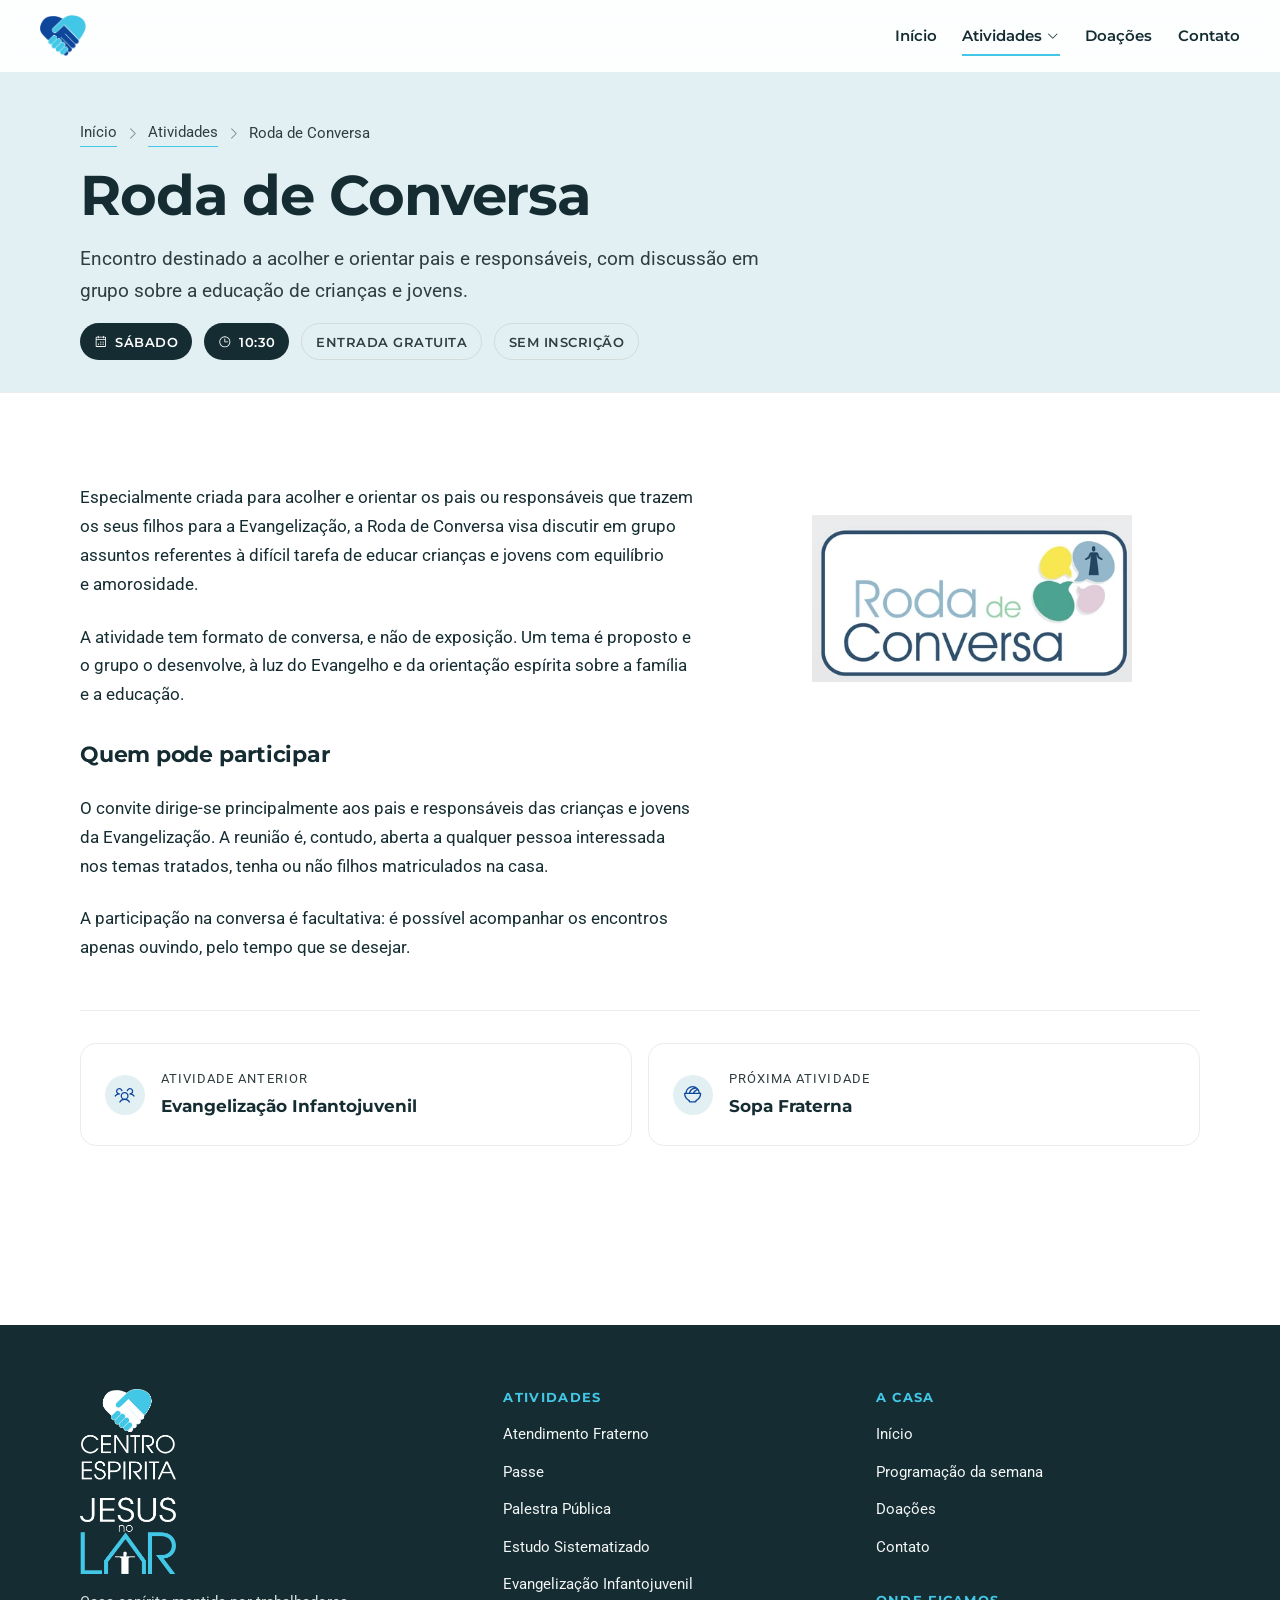
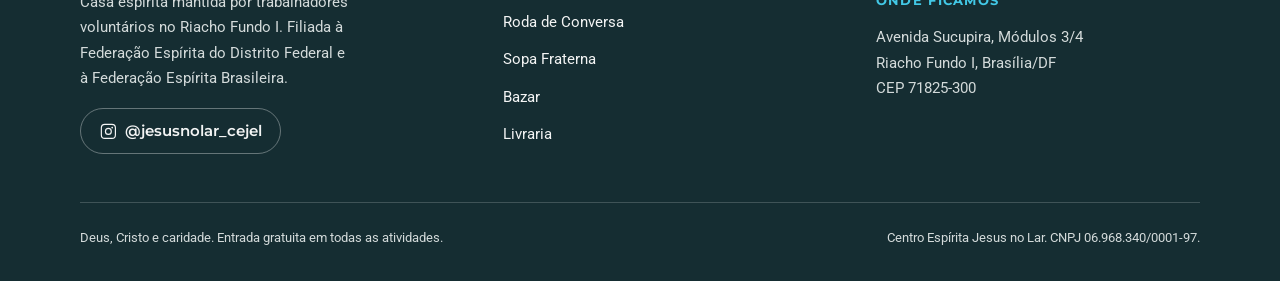
<file: atividades/roda-de-conversa/index.html>
<!doctype html>
<html lang="pt-BR" class="no-js">
<head>
<meta charset="utf-8">
<meta name="viewport" content="width=device-width, initial-scale=1">
<title>Roda de Conversa | Centro Espírita Jesus no Lar</title>
<meta name="description" content="Encontro destinado a acolher e orientar pais e responsáveis, com discussão em grupo sobre a educação de crianças e jovens.">
<meta name="theme-color" content="#42c8e6">
<meta property="og:type" content="website">
<meta property="og:site_name" content="Centro Espírita Jesus no Lar">
<meta property="og:title" content="Roda de Conversa | Centro Espírita Jesus no Lar">
<meta property="og:description" content="Encontro destinado a acolher e orientar pais e responsáveis, com discussão em grupo sobre a educação de crianças e jovens.">
<meta property="og:locale" content="pt_BR">
<meta property="og:image" content="https://www.cejesusnolar.com.br/assets/img/fachada-1000.webp">
<link rel="icon" href="../../favicon.ico" sizes="32x32">
<link rel="icon" href="../../assets/logo/favicon-192.png" type="image/png" sizes="192x192">
<link rel="apple-touch-icon" href="../../assets/logo/favicon-180.png">
<link rel="preconnect" href="https://fonts.googleapis.com">
<link rel="preconnect" href="https://fonts.gstatic.com" crossorigin>
<link href="https://fonts.googleapis.com/css2?family=Montserrat:wght@500;600;700&family=Roboto:wght@400;500;700&display=swap" rel="stylesheet">
<link rel="stylesheet" href="../../assets/css/tokens.css">
<link rel="stylesheet" href="../../assets/css/base.css">
<link rel="stylesheet" href="../../assets/css/components.css">
</head>
<body>
<a class="skip-link" href="#conteudo">Ir para o conteúdo</a>
<span id="topo-sentinela" aria-hidden="true"></span>
<header class="site-header"><div class="header-inner"><a class="brand-lockup" href="../../index.html"><img src="../../assets/logo/cejel-marca.png" alt="" width="46" height="40"><span class="visually-hidden">Centro Espírita Jesus no Lar, ir para a página inicial</span></a><button class="nav-toggle" type="button" aria-expanded="false" aria-controls="nav-principal"><span class="visually-hidden nav-toggle-label">Abrir o menu</span><svg class="icon icon-lg nav-toggle-open" aria-hidden="true" focusable="false"><use href="#ph-list"/></svg><svg class="icon icon-lg nav-toggle-close" aria-hidden="true" focusable="false"><use href="#ph-x"/></svg></button><nav class="nav" id="nav-principal" data-collapsed="true" aria-label="Navegação principal"><a class="nav-link" href="../../index.html">Início</a><div class="nav-item"><a class="nav-link" href="../../index.html#atividades" aria-current="page">Atividades<svg class="icon nav-caret" aria-hidden="true" focusable="false"><use href="#ph-caret-down"/></svg></a><ul class="nav-menu"><li><a href="../../atividades/atendimento-fraterno/index.html"><svg class="icon" aria-hidden="true" focusable="false"><use href="#ph-hand-heart"/></svg>Atendimento Fraterno</a></li><li><a href="../../atividades/passe/index.html"><svg class="icon" aria-hidden="true" focusable="false"><use href="#ph-hands-praying"/></svg>Passe</a></li><li><a href="../../atividades/palestra-publica/index.html"><svg class="icon" aria-hidden="true" focusable="false"><use href="#ph-chalkboard-teacher"/></svg>Palestra Pública</a></li><li><a href="../../atividades/estudo-sistematizado/index.html"><svg class="icon" aria-hidden="true" focusable="false"><use href="#ph-book-open-text"/></svg>Estudo Sistematizado</a></li><li><a href="../../atividades/evangelizacao-infantojuvenil/index.html"><svg class="icon" aria-hidden="true" focusable="false"><use href="#ph-users-three"/></svg>Evangelização Infantojuvenil</a></li><li><a href="../../atividades/roda-de-conversa/index.html"><svg class="icon" aria-hidden="true" focusable="false"><use href="#ph-chats-circle"/></svg>Roda de Conversa</a></li><li><a href="../../atividades/sopa-fraterna/index.html"><svg class="icon" aria-hidden="true" focusable="false"><use href="#ph-bowl-food"/></svg>Sopa Fraterna</a></li><li><a href="../../atividades/bazar/index.html"><svg class="icon" aria-hidden="true" focusable="false"><use href="#ph-coat-hanger"/></svg>Bazar</a></li><li><a href="../../atividades/livraria/index.html"><svg class="icon" aria-hidden="true" focusable="false"><use href="#ph-books"/></svg>Livraria</a></li></ul></div><a class="nav-link" href="../../doacoes/index.html">Doações</a><a class="nav-link" href="../../contato/index.html">Contato</a></nav></div></header>
<main id="conteudo">
<div class="page-head">
<div class="shell">
<nav class="breadcrumb" aria-label="Trilha de navegação">
<a href="../../index.html">Início</a><svg class="icon" aria-hidden="true" focusable="false"><use href="#ph-caret-right"/></svg>
<a href="../../index.html#atividades">Atividades</a><svg class="icon" aria-hidden="true" focusable="false"><use href="#ph-caret-right"/></svg><span>Roda de Conversa</span>
</nav>
<h1>Roda de Conversa</h1>
<p class="lede">Encontro destinado a acolher e orientar pais e responsáveis, com discussão em grupo sobre a educação de crianças e jovens.</p>
<div class="meta-row"><span class="tag"><svg class="icon" aria-hidden="true" focusable="false"><use href="#ph-calendar-dots"/></svg>Sábado</span><span class="tag"><svg class="icon" aria-hidden="true" focusable="false"><use href="#ph-clock"/></svg>10:30</span><span class="tag tag-open">Entrada gratuita</span><span class="tag tag-open">Sem inscrição</span></div>
</div>
</div>

<section class="section">
<div class="shell">
<div class="activity-layout">
<div class="prose">
<p>Especialmente criada para acolher e orientar os pais ou responsáveis que trazem os seus filhos para a Evangelização, a Roda de Conversa visa discutir em grupo assuntos referentes à difícil tarefa de educar crianças e jovens com equilíbrio e amorosidade.</p>
<p>A atividade tem formato de conversa, e não de exposição. Um tema é proposto e o grupo o desenvolve, à luz do Evangelho e da orientação espírita sobre a família e a educação.</p>
<h3>Quem pode participar</h3>
<p>O convite dirige-se principalmente aos pais e responsáveis das crianças e jovens da Evangelização. A reunião é, contudo, aberta a qualquer pessoa interessada nos temas tratados, tenha ou não filhos matriculados na casa.</p>
<p>A participação na conversa é facultativa: é possível acompanhar os encontros apenas ouvindo, pelo tempo que se desejar.</p>
</div>
<figure class="page-media page-media-logo reveal"><img src="../../assets/img/logo-roda-de-conversa.webp" alt="Marca da Roda de Conversa, com balões de fala e figuras de um adulto e uma criança"></figure>
</div>

<div class="sibling-nav">
<a class="sibling" href="../../atividades/evangelizacao-infantojuvenil/index.html">
<span class="panel-icon"><svg class="icon" aria-hidden="true" focusable="false"><use href="#ph-users-three"/></svg></span>
<span><span class="sibling-label">Atividade anterior</span><strong>Evangelização Infantojuvenil</strong></span>
</a>
<a class="sibling" href="../../atividades/sopa-fraterna/index.html">
<span class="panel-icon"><svg class="icon" aria-hidden="true" focusable="false"><use href="#ph-bowl-food"/></svg></span>
<span><span class="sibling-label">Próxima atividade</span><strong>Sopa Fraterna</strong></span>
</a>
</div>
</div>
</section>
<svg aria-hidden="true" style="position:absolute;width:0;height:0;overflow:hidden"><defs><symbol id="ph-hand-heart" viewBox="0 0 256 256" fill="currentColor"><path d="M230.33,141.06a24.34,24.34,0,0,0-18.61-4.77C230.5,117.33,240,98.48,240,80c0-26.47-21.29-48-47.46-48A47.58,47.58,0,0,0,156,48.75,47.58,47.58,0,0,0,119.46,32C93.29,32,72,53.53,72,80c0,11,3.24,21.69,10.06,33a31.87,31.87,0,0,0-14.75,8.4L44.69,144H16A16,16,0,0,0,0,160v40a16,16,0,0,0,16,16H120a7.93,7.93,0,0,0,1.94-.24l64-16a6.94,6.94,0,0,0,1.19-.4L226,182.82l.44-.2a24.6,24.6,0,0,0,3.93-41.56ZM119.46,48A31.15,31.15,0,0,1,148.6,67a8,8,0,0,0,14.8,0,31.15,31.15,0,0,1,29.14-19C209.59,48,224,62.65,224,80c0,19.51-15.79,41.58-45.66,63.9l-11.09,2.55A28,28,0,0,0,140,112H100.68C92.05,100.36,88,90.12,88,80,88,62.65,102.41,48,119.46,48ZM16,160H40v40H16Zm203.43,8.21-38,16.18L119,200H56V155.31l22.63-22.62A15.86,15.86,0,0,1,89.94,128H140a12,12,0,0,1,0,24H112a8,8,0,0,0,0,16h32a8.32,8.32,0,0,0,1.79-.2l67-15.41.31-.08a8.6,8.6,0,0,1,6.3,15.9Z"/></symbol><symbol id="ph-hands-praying" viewBox="0 0 256 256" fill="currentColor"><path d="M235.32,180l-36.24-36.25L162.62,23.46A21.76,21.76,0,0,0,128,12.93,21.76,21.76,0,0,0,93.38,23.46L56.92,143.76,20.68,180a16,16,0,0,0,0,22.62l32.69,32.69a16,16,0,0,0,22.63,0L124.28,187a40.68,40.68,0,0,0,3.72-4.29,40.68,40.68,0,0,0,3.72,4.29L180,235.32a16,16,0,0,0,22.63,0l32.69-32.69A16,16,0,0,0,235.32,180ZM64.68,224,32,191.32l12.69-12.69,32.69,32.69ZM120,158.75a23.85,23.85,0,0,1-7,17L88.68,200,56,167.32l13.65-13.66a8,8,0,0,0,2-3.34l37-122.22A5.78,5.78,0,0,1,120,29.78Zm23,17a23.85,23.85,0,0,1-7-17v-129a5.78,5.78,0,0,1,11.31-1.68l37,122.22a8,8,0,0,0,2,3.34l14.49,14.49-33.4,32ZM191.32,224l-12.56-12.57,33.39-32L224,191.32Z"/></symbol><symbol id="ph-chalkboard-teacher" viewBox="0 0 256 256" fill="currentColor"><path d="M216,40H40A16,16,0,0,0,24,56V200a16,16,0,0,0,16,16H53.39a8,8,0,0,0,7.23-4.57,48,48,0,0,1,86.76,0,8,8,0,0,0,7.23,4.57H216a16,16,0,0,0,16-16V56A16,16,0,0,0,216,40ZM80,144a24,24,0,1,1,24,24A24,24,0,0,1,80,144Zm136,56H159.43a64.39,64.39,0,0,0-28.83-26.16,40,40,0,1,0-53.2,0A64.39,64.39,0,0,0,48.57,200H40V56H216ZM56,96V80a8,8,0,0,1,8-8H192a8,8,0,0,1,8,8v96a8,8,0,0,1-8,8H176a8,8,0,0,1,0-16h8V88H72v8a8,8,0,0,1-16,0Z"/></symbol><symbol id="ph-book-open-text" viewBox="0 0 256 256" fill="currentColor"><path d="M232,48H160a40,40,0,0,0-32,16A40,40,0,0,0,96,48H24a8,8,0,0,0-8,8V200a8,8,0,0,0,8,8H96a24,24,0,0,1,24,24,8,8,0,0,0,16,0,24,24,0,0,1,24-24h72a8,8,0,0,0,8-8V56A8,8,0,0,0,232,48ZM96,192H32V64H96a24,24,0,0,1,24,24V200A39.81,39.81,0,0,0,96,192Zm128,0H160a39.81,39.81,0,0,0-24,8V88a24,24,0,0,1,24-24h64ZM160,88h40a8,8,0,0,1,0,16H160a8,8,0,0,1,0-16Zm48,40a8,8,0,0,1-8,8H160a8,8,0,0,1,0-16h40A8,8,0,0,1,208,128Zm0,32a8,8,0,0,1-8,8H160a8,8,0,0,1,0-16h40A8,8,0,0,1,208,160Z"/></symbol><symbol id="ph-users-three" viewBox="0 0 256 256" fill="currentColor"><path d="M244.8,150.4a8,8,0,0,1-11.2-1.6A51.6,51.6,0,0,0,192,128a8,8,0,0,1-7.37-4.89,8,8,0,0,1,0-6.22A8,8,0,0,1,192,112a24,24,0,1,0-23.24-30,8,8,0,1,1-15.5-4A40,40,0,1,1,219,117.51a67.94,67.94,0,0,1,27.43,21.68A8,8,0,0,1,244.8,150.4ZM190.92,212a8,8,0,1,1-13.84,8,57,57,0,0,0-98.16,0,8,8,0,1,1-13.84-8,72.06,72.06,0,0,1,33.74-29.92,48,48,0,1,1,58.36,0A72.06,72.06,0,0,1,190.92,212ZM128,176a32,32,0,1,0-32-32A32,32,0,0,0,128,176ZM72,120a8,8,0,0,0-8-8A24,24,0,1,1,87.24,82a8,8,0,1,0,15.5-4A40,40,0,1,0,37,117.51,67.94,67.94,0,0,0,9.6,139.19a8,8,0,1,0,12.8,9.61A51.6,51.6,0,0,1,64,128,8,8,0,0,0,72,120Z"/></symbol><symbol id="ph-chats-circle" viewBox="0 0 256 256" fill="currentColor"><path d="M232.07,186.76a80,80,0,0,0-62.5-114.17A80,80,0,1,0,23.93,138.76l-7.27,24.71a16,16,0,0,0,19.87,19.87l24.71-7.27a80.39,80.39,0,0,0,25.18,7.35,80,80,0,0,0,108.34,40.65l24.71,7.27a16,16,0,0,0,19.87-19.86ZM62,159.5a8.28,8.28,0,0,0-2.26.32L32,168l8.17-27.76a8,8,0,0,0-.63-6,64,64,0,1,1,26.26,26.26A8,8,0,0,0,62,159.5Zm153.79,28.73L224,216l-27.76-8.17a8,8,0,0,0-6,.63,64.05,64.05,0,0,1-85.87-24.88A79.93,79.93,0,0,0,174.7,89.71a64,64,0,0,1,41.75,92.48A8,8,0,0,0,215.82,188.23Z"/></symbol><symbol id="ph-bowl-food" viewBox="0 0 256 256" fill="currentColor"><path d="M224,104h-8.37a88,88,0,0,0-175.26,0H32a8,8,0,0,0-8,8,104.35,104.35,0,0,0,56,92.28V208a16,16,0,0,0,16,16h64a16,16,0,0,0,16-16v-3.72A104.35,104.35,0,0,0,232,112,8,8,0,0,0,224,104Zm-24.46,0H148.12a71.84,71.84,0,0,1,41.27-29.57A71.45,71.45,0,0,1,199.54,104ZM173.48,56.23q2.75,2.25,5.27,4.75a87.92,87.92,0,0,0-49.15,43H100.1A72.26,72.26,0,0,1,168,56C169.83,56,171.66,56.09,173.48,56.23ZM128,40a71.87,71.87,0,0,1,19,2.57A88.36,88.36,0,0,0,83.33,104H56.46A72.08,72.08,0,0,1,128,40Zm36.66,152A8,8,0,0,0,160,199.3V208H96v-8.7A8,8,0,0,0,91.34,192a88.29,88.29,0,0,1-51-72H215.63A88.29,88.29,0,0,1,164.66,192Z"/></symbol><symbol id="ph-coat-hanger" viewBox="0 0 256 256" fill="currentColor"><path d="M241.57,171.2,141.33,96l23.46-17.6A8,8,0,0,0,168,72a40,40,0,1,0-80,0,8,8,0,0,0,16,0,24,24,0,0,1,47.69-3.78L123.34,89.49l-.28.21L14.43,171.2A16,16,0,0,0,24,200H232a16,16,0,0,0,9.6-28.8ZM232,184H24l104-78,104,78Z"/></symbol><symbol id="ph-books" viewBox="0 0 256 256" fill="currentColor"><path d="M231.65,194.55,198.46,36.75a16,16,0,0,0-19-12.39L132.65,34.42a16.08,16.08,0,0,0-12.3,19l33.19,157.8A16,16,0,0,0,169.16,224a16.25,16.25,0,0,0,3.38-.36l46.81-10.06A16.09,16.09,0,0,0,231.65,194.55ZM136,50.15c0-.06,0-.09,0-.09l46.8-10,3.33,15.87L139.33,66Zm6.62,31.47,46.82-10.05,3.34,15.9L146,97.53Zm6.64,31.57,46.82-10.06,13.3,63.24-46.82,10.06ZM216,197.94l-46.8,10-3.33-15.87L212.67,182,216,197.85C216,197.91,216,197.94,216,197.94ZM104,32H56A16,16,0,0,0,40,48V208a16,16,0,0,0,16,16h48a16,16,0,0,0,16-16V48A16,16,0,0,0,104,32ZM56,48h48V64H56Zm0,32h48v96H56Zm48,128H56V192h48v16Z"/></symbol><symbol id="ph-caret-down" viewBox="0 0 256 256" fill="currentColor"><path d="M213.66,101.66l-80,80a8,8,0,0,1-11.32,0l-80-80A8,8,0,0,1,53.66,90.34L128,164.69l74.34-74.35a8,8,0,0,1,11.32,11.32Z"/></symbol><symbol id="ph-list" viewBox="0 0 256 256" fill="currentColor"><path d="M224,128a8,8,0,0,1-8,8H40a8,8,0,0,1,0-16H216A8,8,0,0,1,224,128ZM40,72H216a8,8,0,0,0,0-16H40a8,8,0,0,0,0,16ZM216,184H40a8,8,0,0,0,0,16H216a8,8,0,0,0,0-16Z"/></symbol><symbol id="ph-x" viewBox="0 0 256 256" fill="currentColor"><path d="M205.66,194.34a8,8,0,0,1-11.32,11.32L128,139.31,61.66,205.66a8,8,0,0,1-11.32-11.32L116.69,128,50.34,61.66A8,8,0,0,1,61.66,50.34L128,116.69l66.34-66.35a8,8,0,0,1,11.32,11.32L139.31,128Z"/></symbol><symbol id="ph-calendar-dots" viewBox="0 0 256 256" fill="currentColor"><path d="M208,32H184V24a8,8,0,0,0-16,0v8H88V24a8,8,0,0,0-16,0v8H48A16,16,0,0,0,32,48V208a16,16,0,0,0,16,16H208a16,16,0,0,0,16-16V48A16,16,0,0,0,208,32ZM72,48v8a8,8,0,0,0,16,0V48h80v8a8,8,0,0,0,16,0V48h24V80H48V48ZM208,208H48V96H208V208Zm-68-76a12,12,0,1,1-12-12A12,12,0,0,1,140,132Zm44,0a12,12,0,1,1-12-12A12,12,0,0,1,184,132ZM96,172a12,12,0,1,1-12-12A12,12,0,0,1,96,172Zm44,0a12,12,0,1,1-12-12A12,12,0,0,1,140,172Zm44,0a12,12,0,1,1-12-12A12,12,0,0,1,184,172Z"/></symbol><symbol id="ph-clock" viewBox="0 0 256 256" fill="currentColor"><path d="M128,24A104,104,0,1,0,232,128,104.11,104.11,0,0,0,128,24Zm0,192a88,88,0,1,1,88-88A88.1,88.1,0,0,1,128,216Zm64-88a8,8,0,0,1-8,8H128a8,8,0,0,1-8-8V72a8,8,0,0,1,16,0v48h48A8,8,0,0,1,192,128Z"/></symbol><symbol id="ph-caret-right" viewBox="0 0 256 256" fill="currentColor"><path d="M181.66,133.66l-80,80a8,8,0,0,1-11.32-11.32L164.69,128,90.34,53.66a8,8,0,0,1,11.32-11.32l80,80A8,8,0,0,1,181.66,133.66Z"/></symbol><symbol id="ph-instagram-logo" viewBox="0 0 256 256" fill="currentColor"><path d="M128,80a48,48,0,1,0,48,48A48.05,48.05,0,0,0,128,80Zm0,80a32,32,0,1,1,32-32A32,32,0,0,1,128,160ZM176,24H80A56.06,56.06,0,0,0,24,80v96a56.06,56.06,0,0,0,56,56h96a56.06,56.06,0,0,0,56-56V80A56.06,56.06,0,0,0,176,24Zm40,152a40,40,0,0,1-40,40H80a40,40,0,0,1-40-40V80A40,40,0,0,1,80,40h96a40,40,0,0,1,40,40ZM192,76a12,12,0,1,1-12-12A12,12,0,0,1,192,76Z"/></symbol></defs></svg>
</main>
<footer class="site-footer">
<div class="shell">
<div class="footer-top">
<div class="footer-brand">
<img src="../../assets/logo/cejel-logo-claro.png" alt="Centro Espírita Jesus no Lar" width="132">
<p>Casa espírita mantida por trabalhadores voluntários no Riacho Fundo I. Filiada à Federação Espírita do Distrito Federal e à Federação Espírita Brasileira.</p>
<a class="footer-social" href="https://www.instagram.com/jesusnolar_cejel/" rel="noopener"><svg class="icon" aria-hidden="true" focusable="false"><use href="#ph-instagram-logo"/></svg>@jesusnolar_cejel</a>
</div>
<div class="footer-col">
<h4>Atividades</h4>
<ul><li><a href="../../atividades/atendimento-fraterno/index.html">Atendimento Fraterno</a></li><li><a href="../../atividades/passe/index.html">Passe</a></li><li><a href="../../atividades/palestra-publica/index.html">Palestra Pública</a></li><li><a href="../../atividades/estudo-sistematizado/index.html">Estudo Sistematizado</a></li><li><a href="../../atividades/evangelizacao-infantojuvenil/index.html">Evangelização Infantojuvenil</a></li><li><a href="../../atividades/roda-de-conversa/index.html">Roda de Conversa</a></li><li><a href="../../atividades/sopa-fraterna/index.html">Sopa Fraterna</a></li><li><a href="../../atividades/bazar/index.html">Bazar</a></li><li><a href="../../atividades/livraria/index.html">Livraria</a></li></ul>
</div>
<div class="footer-col">
<h4>A casa</h4>
<ul>
<li><a href="../../index.html">Início</a></li>
<li><a href="../../index.html#programacao">Programação da semana</a></li>
<li><a href="../../doacoes/index.html">Doações</a></li>
<li><a href="../../contato/index.html">Contato</a></li>
</ul>
<h4 style="margin-top:var(--space-6)">Onde ficamos</h4>
<address style="font-size:var(--text-sm);font-style:normal;color:var(--light-4)">
Avenida Sucupira, Módulos 3/4<br>Riacho Fundo I, Brasília/DF<br>CEP 71825-300
</address>
</div>
</div>
<div class="footer-bottom">
<p>Deus, Cristo e caridade. Entrada gratuita em todas as atividades.</p>
<p>Centro Espírita Jesus no Lar. CNPJ 06.968.340/0001-97.</p>
</div>
</div>
</footer>
<script src="../../assets/js/site.js" defer></script>
</body>
</html>
</file>
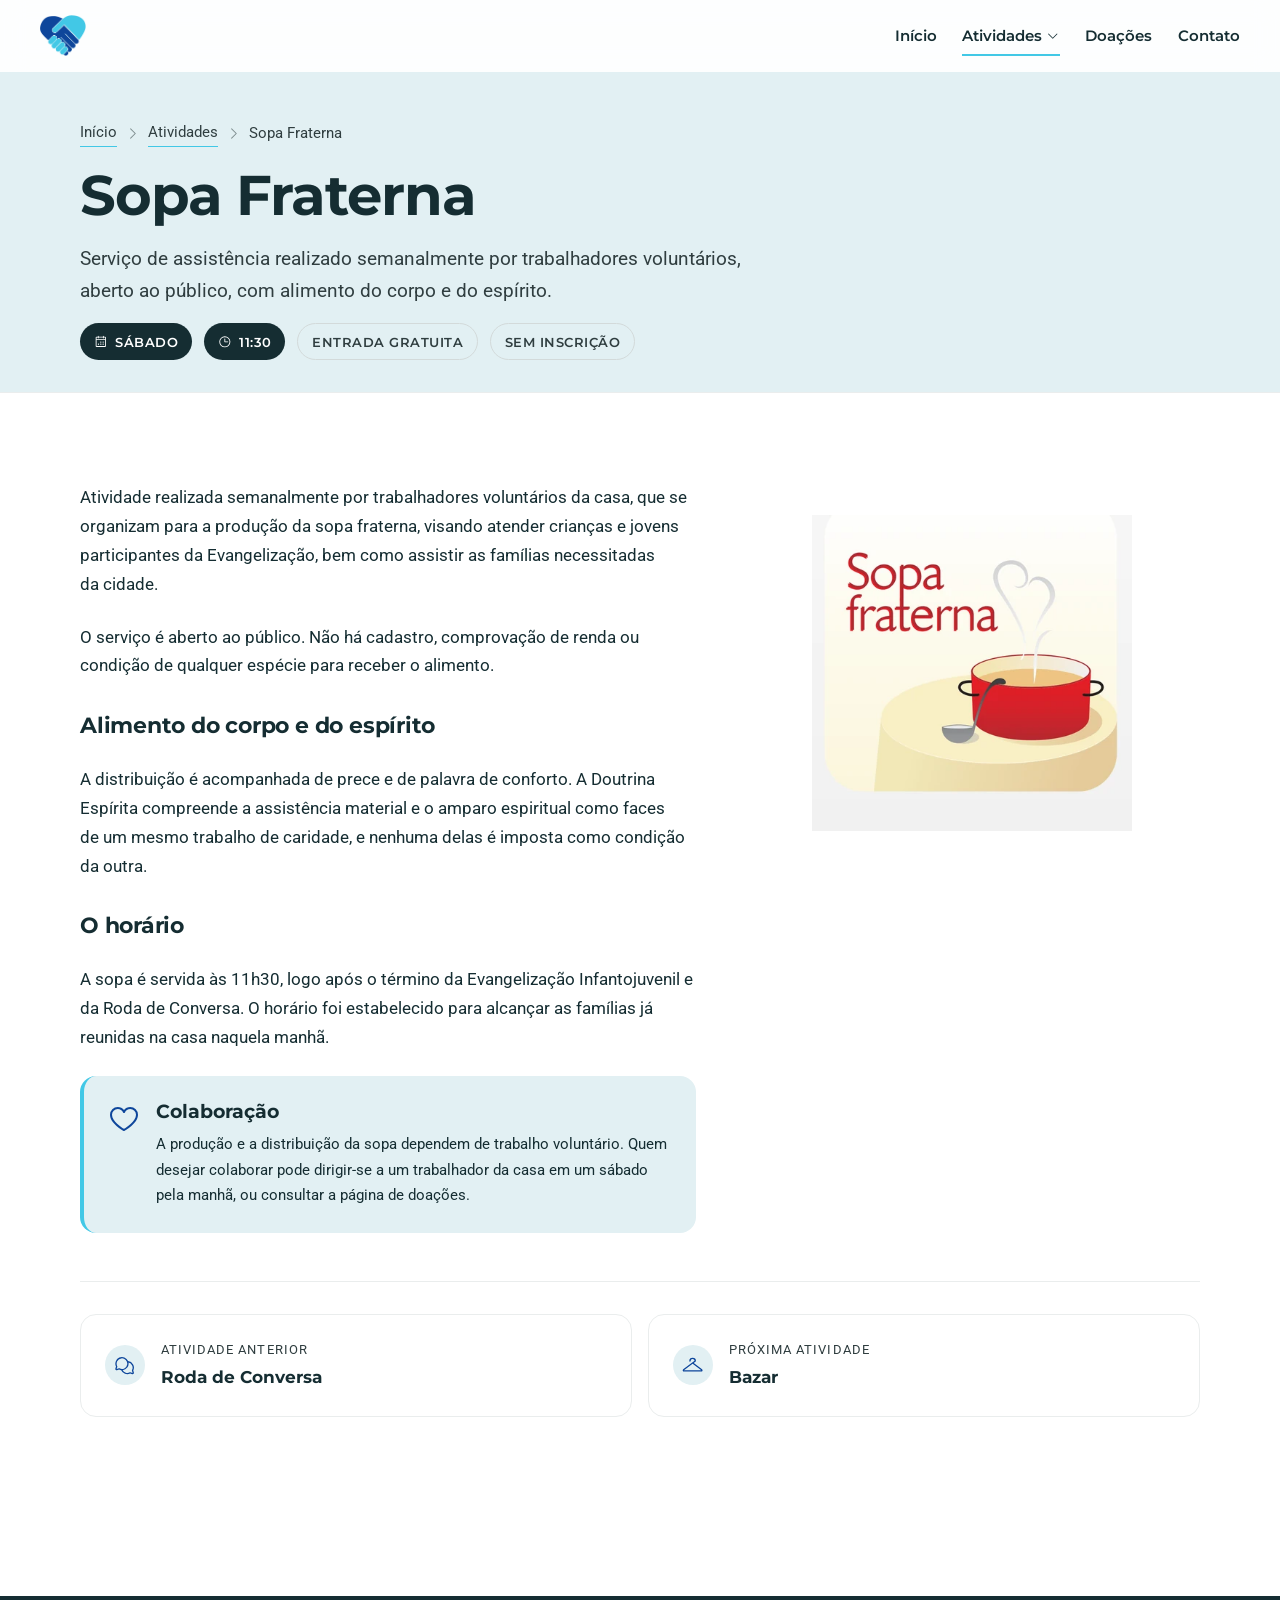
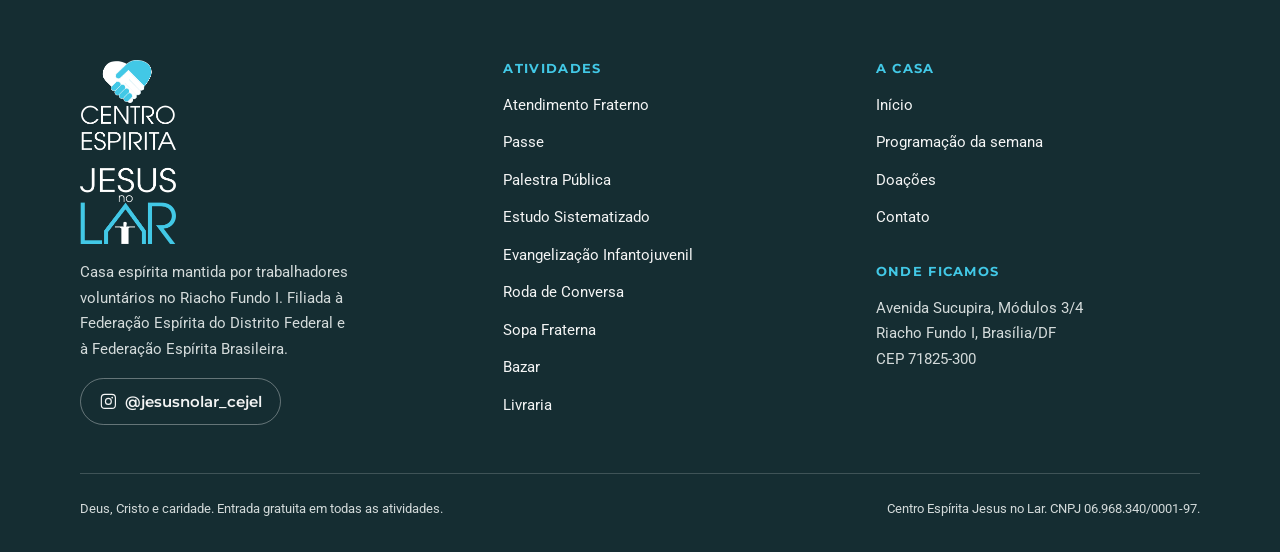
<file: atividades/sopa-fraterna/index.html>
<!doctype html>
<html lang="pt-BR" class="no-js">
<head>
<meta charset="utf-8">
<meta name="viewport" content="width=device-width, initial-scale=1">
<title>Sopa Fraterna | Centro Espírita Jesus no Lar</title>
<meta name="description" content="Serviço de assistência realizado semanalmente por trabalhadores voluntários, aberto ao público, com alimento do corpo e do espírito.">
<meta name="theme-color" content="#42c8e6">
<meta property="og:type" content="website">
<meta property="og:site_name" content="Centro Espírita Jesus no Lar">
<meta property="og:title" content="Sopa Fraterna | Centro Espírita Jesus no Lar">
<meta property="og:description" content="Serviço de assistência realizado semanalmente por trabalhadores voluntários, aberto ao público, com alimento do corpo e do espírito.">
<meta property="og:locale" content="pt_BR">
<meta property="og:image" content="https://www.cejesusnolar.com.br/assets/img/fachada-1000.webp">
<link rel="icon" href="../../favicon.ico" sizes="32x32">
<link rel="icon" href="../../assets/logo/favicon-192.png" type="image/png" sizes="192x192">
<link rel="apple-touch-icon" href="../../assets/logo/favicon-180.png">
<link rel="preconnect" href="https://fonts.googleapis.com">
<link rel="preconnect" href="https://fonts.gstatic.com" crossorigin>
<link href="https://fonts.googleapis.com/css2?family=Montserrat:wght@500;600;700&family=Roboto:wght@400;500;700&display=swap" rel="stylesheet">
<link rel="stylesheet" href="../../assets/css/tokens.css">
<link rel="stylesheet" href="../../assets/css/base.css">
<link rel="stylesheet" href="../../assets/css/components.css">
</head>
<body>
<a class="skip-link" href="#conteudo">Ir para o conteúdo</a>
<span id="topo-sentinela" aria-hidden="true"></span>
<header class="site-header"><div class="header-inner"><a class="brand-lockup" href="../../index.html"><img src="../../assets/logo/cejel-marca.png" alt="" width="46" height="40"><span class="visually-hidden">Centro Espírita Jesus no Lar, ir para a página inicial</span></a><button class="nav-toggle" type="button" aria-expanded="false" aria-controls="nav-principal"><span class="visually-hidden nav-toggle-label">Abrir o menu</span><svg class="icon icon-lg nav-toggle-open" aria-hidden="true" focusable="false"><use href="#ph-list"/></svg><svg class="icon icon-lg nav-toggle-close" aria-hidden="true" focusable="false"><use href="#ph-x"/></svg></button><nav class="nav" id="nav-principal" data-collapsed="true" aria-label="Navegação principal"><a class="nav-link" href="../../index.html">Início</a><div class="nav-item"><a class="nav-link" href="../../index.html#atividades" aria-current="page">Atividades<svg class="icon nav-caret" aria-hidden="true" focusable="false"><use href="#ph-caret-down"/></svg></a><ul class="nav-menu"><li><a href="../../atividades/atendimento-fraterno/index.html"><svg class="icon" aria-hidden="true" focusable="false"><use href="#ph-hand-heart"/></svg>Atendimento Fraterno</a></li><li><a href="../../atividades/passe/index.html"><svg class="icon" aria-hidden="true" focusable="false"><use href="#ph-hands-praying"/></svg>Passe</a></li><li><a href="../../atividades/palestra-publica/index.html"><svg class="icon" aria-hidden="true" focusable="false"><use href="#ph-chalkboard-teacher"/></svg>Palestra Pública</a></li><li><a href="../../atividades/estudo-sistematizado/index.html"><svg class="icon" aria-hidden="true" focusable="false"><use href="#ph-book-open-text"/></svg>Estudo Sistematizado</a></li><li><a href="../../atividades/evangelizacao-infantojuvenil/index.html"><svg class="icon" aria-hidden="true" focusable="false"><use href="#ph-users-three"/></svg>Evangelização Infantojuvenil</a></li><li><a href="../../atividades/roda-de-conversa/index.html"><svg class="icon" aria-hidden="true" focusable="false"><use href="#ph-chats-circle"/></svg>Roda de Conversa</a></li><li><a href="../../atividades/sopa-fraterna/index.html"><svg class="icon" aria-hidden="true" focusable="false"><use href="#ph-bowl-food"/></svg>Sopa Fraterna</a></li><li><a href="../../atividades/bazar/index.html"><svg class="icon" aria-hidden="true" focusable="false"><use href="#ph-coat-hanger"/></svg>Bazar</a></li><li><a href="../../atividades/livraria/index.html"><svg class="icon" aria-hidden="true" focusable="false"><use href="#ph-books"/></svg>Livraria</a></li></ul></div><a class="nav-link" href="../../doacoes/index.html">Doações</a><a class="nav-link" href="../../contato/index.html">Contato</a></nav></div></header>
<main id="conteudo">
<div class="page-head">
<div class="shell">
<nav class="breadcrumb" aria-label="Trilha de navegação">
<a href="../../index.html">Início</a><svg class="icon" aria-hidden="true" focusable="false"><use href="#ph-caret-right"/></svg>
<a href="../../index.html#atividades">Atividades</a><svg class="icon" aria-hidden="true" focusable="false"><use href="#ph-caret-right"/></svg><span>Sopa Fraterna</span>
</nav>
<h1>Sopa Fraterna</h1>
<p class="lede">Serviço de assistência realizado semanalmente por trabalhadores voluntários, aberto ao público, com alimento do corpo e do espírito.</p>
<div class="meta-row"><span class="tag"><svg class="icon" aria-hidden="true" focusable="false"><use href="#ph-calendar-dots"/></svg>Sábado</span><span class="tag"><svg class="icon" aria-hidden="true" focusable="false"><use href="#ph-clock"/></svg>11:30</span><span class="tag tag-open">Entrada gratuita</span><span class="tag tag-open">Sem inscrição</span></div>
</div>
</div>

<section class="section">
<div class="shell">
<div class="activity-layout">
<div class="prose">
<p>Atividade realizada semanalmente por trabalhadores voluntários da casa, que se organizam para a produção da sopa fraterna, visando atender crianças e jovens participantes da Evangelização, bem como assistir as famílias necessitadas da cidade.</p>
<p>O serviço é aberto ao público. Não há cadastro, comprovação de renda ou condição de qualquer espécie para receber o alimento.</p>
<h3>Alimento do corpo e do espírito</h3>
<p>A distribuição é acompanhada de prece e de palavra de conforto. A Doutrina Espírita compreende a assistência material e o amparo espiritual como faces de um mesmo trabalho de caridade, e nenhuma delas é imposta como condição da outra.</p>
<h3>O horário</h3>
<p>A sopa é servida às 11h30, logo após o término da Evangelização Infantojuvenil e da Roda de Conversa. O horário foi estabelecido para alcançar as famílias já reunidas na casa naquela manhã.</p>
<div class="callout"><svg class="icon icon-lg" aria-hidden="true" focusable="false"><use href="#ph-heart"/></svg><div><h4>Colaboração</h4><p>A produção e a distribuição da sopa dependem de trabalho voluntário. Quem desejar colaborar pode dirigir-se a um trabalhador da casa em um sábado pela manhã, ou consultar a página de doações.</p></div></div>
</div>
<figure class="page-media page-media-logo reveal"><img src="../../assets/img/logo-sopa-fraterna.webp" alt="Marca da Sopa Fraterna, com uma panela vermelha e o vapor formando um coração"></figure>
</div>

<div class="sibling-nav">
<a class="sibling" href="../../atividades/roda-de-conversa/index.html">
<span class="panel-icon"><svg class="icon" aria-hidden="true" focusable="false"><use href="#ph-chats-circle"/></svg></span>
<span><span class="sibling-label">Atividade anterior</span><strong>Roda de Conversa</strong></span>
</a>
<a class="sibling" href="../../atividades/bazar/index.html">
<span class="panel-icon"><svg class="icon" aria-hidden="true" focusable="false"><use href="#ph-coat-hanger"/></svg></span>
<span><span class="sibling-label">Próxima atividade</span><strong>Bazar</strong></span>
</a>
</div>
</div>
</section>
<svg aria-hidden="true" style="position:absolute;width:0;height:0;overflow:hidden"><defs><symbol id="ph-hand-heart" viewBox="0 0 256 256" fill="currentColor"><path d="M230.33,141.06a24.34,24.34,0,0,0-18.61-4.77C230.5,117.33,240,98.48,240,80c0-26.47-21.29-48-47.46-48A47.58,47.58,0,0,0,156,48.75,47.58,47.58,0,0,0,119.46,32C93.29,32,72,53.53,72,80c0,11,3.24,21.69,10.06,33a31.87,31.87,0,0,0-14.75,8.4L44.69,144H16A16,16,0,0,0,0,160v40a16,16,0,0,0,16,16H120a7.93,7.93,0,0,0,1.94-.24l64-16a6.94,6.94,0,0,0,1.19-.4L226,182.82l.44-.2a24.6,24.6,0,0,0,3.93-41.56ZM119.46,48A31.15,31.15,0,0,1,148.6,67a8,8,0,0,0,14.8,0,31.15,31.15,0,0,1,29.14-19C209.59,48,224,62.65,224,80c0,19.51-15.79,41.58-45.66,63.9l-11.09,2.55A28,28,0,0,0,140,112H100.68C92.05,100.36,88,90.12,88,80,88,62.65,102.41,48,119.46,48ZM16,160H40v40H16Zm203.43,8.21-38,16.18L119,200H56V155.31l22.63-22.62A15.86,15.86,0,0,1,89.94,128H140a12,12,0,0,1,0,24H112a8,8,0,0,0,0,16h32a8.32,8.32,0,0,0,1.79-.2l67-15.41.31-.08a8.6,8.6,0,0,1,6.3,15.9Z"/></symbol><symbol id="ph-hands-praying" viewBox="0 0 256 256" fill="currentColor"><path d="M235.32,180l-36.24-36.25L162.62,23.46A21.76,21.76,0,0,0,128,12.93,21.76,21.76,0,0,0,93.38,23.46L56.92,143.76,20.68,180a16,16,0,0,0,0,22.62l32.69,32.69a16,16,0,0,0,22.63,0L124.28,187a40.68,40.68,0,0,0,3.72-4.29,40.68,40.68,0,0,0,3.72,4.29L180,235.32a16,16,0,0,0,22.63,0l32.69-32.69A16,16,0,0,0,235.32,180ZM64.68,224,32,191.32l12.69-12.69,32.69,32.69ZM120,158.75a23.85,23.85,0,0,1-7,17L88.68,200,56,167.32l13.65-13.66a8,8,0,0,0,2-3.34l37-122.22A5.78,5.78,0,0,1,120,29.78Zm23,17a23.85,23.85,0,0,1-7-17v-129a5.78,5.78,0,0,1,11.31-1.68l37,122.22a8,8,0,0,0,2,3.34l14.49,14.49-33.4,32ZM191.32,224l-12.56-12.57,33.39-32L224,191.32Z"/></symbol><symbol id="ph-chalkboard-teacher" viewBox="0 0 256 256" fill="currentColor"><path d="M216,40H40A16,16,0,0,0,24,56V200a16,16,0,0,0,16,16H53.39a8,8,0,0,0,7.23-4.57,48,48,0,0,1,86.76,0,8,8,0,0,0,7.23,4.57H216a16,16,0,0,0,16-16V56A16,16,0,0,0,216,40ZM80,144a24,24,0,1,1,24,24A24,24,0,0,1,80,144Zm136,56H159.43a64.39,64.39,0,0,0-28.83-26.16,40,40,0,1,0-53.2,0A64.39,64.39,0,0,0,48.57,200H40V56H216ZM56,96V80a8,8,0,0,1,8-8H192a8,8,0,0,1,8,8v96a8,8,0,0,1-8,8H176a8,8,0,0,1,0-16h8V88H72v8a8,8,0,0,1-16,0Z"/></symbol><symbol id="ph-book-open-text" viewBox="0 0 256 256" fill="currentColor"><path d="M232,48H160a40,40,0,0,0-32,16A40,40,0,0,0,96,48H24a8,8,0,0,0-8,8V200a8,8,0,0,0,8,8H96a24,24,0,0,1,24,24,8,8,0,0,0,16,0,24,24,0,0,1,24-24h72a8,8,0,0,0,8-8V56A8,8,0,0,0,232,48ZM96,192H32V64H96a24,24,0,0,1,24,24V200A39.81,39.81,0,0,0,96,192Zm128,0H160a39.81,39.81,0,0,0-24,8V88a24,24,0,0,1,24-24h64ZM160,88h40a8,8,0,0,1,0,16H160a8,8,0,0,1,0-16Zm48,40a8,8,0,0,1-8,8H160a8,8,0,0,1,0-16h40A8,8,0,0,1,208,128Zm0,32a8,8,0,0,1-8,8H160a8,8,0,0,1,0-16h40A8,8,0,0,1,208,160Z"/></symbol><symbol id="ph-users-three" viewBox="0 0 256 256" fill="currentColor"><path d="M244.8,150.4a8,8,0,0,1-11.2-1.6A51.6,51.6,0,0,0,192,128a8,8,0,0,1-7.37-4.89,8,8,0,0,1,0-6.22A8,8,0,0,1,192,112a24,24,0,1,0-23.24-30,8,8,0,1,1-15.5-4A40,40,0,1,1,219,117.51a67.94,67.94,0,0,1,27.43,21.68A8,8,0,0,1,244.8,150.4ZM190.92,212a8,8,0,1,1-13.84,8,57,57,0,0,0-98.16,0,8,8,0,1,1-13.84-8,72.06,72.06,0,0,1,33.74-29.92,48,48,0,1,1,58.36,0A72.06,72.06,0,0,1,190.92,212ZM128,176a32,32,0,1,0-32-32A32,32,0,0,0,128,176ZM72,120a8,8,0,0,0-8-8A24,24,0,1,1,87.24,82a8,8,0,1,0,15.5-4A40,40,0,1,0,37,117.51,67.94,67.94,0,0,0,9.6,139.19a8,8,0,1,0,12.8,9.61A51.6,51.6,0,0,1,64,128,8,8,0,0,0,72,120Z"/></symbol><symbol id="ph-chats-circle" viewBox="0 0 256 256" fill="currentColor"><path d="M232.07,186.76a80,80,0,0,0-62.5-114.17A80,80,0,1,0,23.93,138.76l-7.27,24.71a16,16,0,0,0,19.87,19.87l24.71-7.27a80.39,80.39,0,0,0,25.18,7.35,80,80,0,0,0,108.34,40.65l24.71,7.27a16,16,0,0,0,19.87-19.86ZM62,159.5a8.28,8.28,0,0,0-2.26.32L32,168l8.17-27.76a8,8,0,0,0-.63-6,64,64,0,1,1,26.26,26.26A8,8,0,0,0,62,159.5Zm153.79,28.73L224,216l-27.76-8.17a8,8,0,0,0-6,.63,64.05,64.05,0,0,1-85.87-24.88A79.93,79.93,0,0,0,174.7,89.71a64,64,0,0,1,41.75,92.48A8,8,0,0,0,215.82,188.23Z"/></symbol><symbol id="ph-bowl-food" viewBox="0 0 256 256" fill="currentColor"><path d="M224,104h-8.37a88,88,0,0,0-175.26,0H32a8,8,0,0,0-8,8,104.35,104.35,0,0,0,56,92.28V208a16,16,0,0,0,16,16h64a16,16,0,0,0,16-16v-3.72A104.35,104.35,0,0,0,232,112,8,8,0,0,0,224,104Zm-24.46,0H148.12a71.84,71.84,0,0,1,41.27-29.57A71.45,71.45,0,0,1,199.54,104ZM173.48,56.23q2.75,2.25,5.27,4.75a87.92,87.92,0,0,0-49.15,43H100.1A72.26,72.26,0,0,1,168,56C169.83,56,171.66,56.09,173.48,56.23ZM128,40a71.87,71.87,0,0,1,19,2.57A88.36,88.36,0,0,0,83.33,104H56.46A72.08,72.08,0,0,1,128,40Zm36.66,152A8,8,0,0,0,160,199.3V208H96v-8.7A8,8,0,0,0,91.34,192a88.29,88.29,0,0,1-51-72H215.63A88.29,88.29,0,0,1,164.66,192Z"/></symbol><symbol id="ph-coat-hanger" viewBox="0 0 256 256" fill="currentColor"><path d="M241.57,171.2,141.33,96l23.46-17.6A8,8,0,0,0,168,72a40,40,0,1,0-80,0,8,8,0,0,0,16,0,24,24,0,0,1,47.69-3.78L123.34,89.49l-.28.21L14.43,171.2A16,16,0,0,0,24,200H232a16,16,0,0,0,9.6-28.8ZM232,184H24l104-78,104,78Z"/></symbol><symbol id="ph-books" viewBox="0 0 256 256" fill="currentColor"><path d="M231.65,194.55,198.46,36.75a16,16,0,0,0-19-12.39L132.65,34.42a16.08,16.08,0,0,0-12.3,19l33.19,157.8A16,16,0,0,0,169.16,224a16.25,16.25,0,0,0,3.38-.36l46.81-10.06A16.09,16.09,0,0,0,231.65,194.55ZM136,50.15c0-.06,0-.09,0-.09l46.8-10,3.33,15.87L139.33,66Zm6.62,31.47,46.82-10.05,3.34,15.9L146,97.53Zm6.64,31.57,46.82-10.06,13.3,63.24-46.82,10.06ZM216,197.94l-46.8,10-3.33-15.87L212.67,182,216,197.85C216,197.91,216,197.94,216,197.94ZM104,32H56A16,16,0,0,0,40,48V208a16,16,0,0,0,16,16h48a16,16,0,0,0,16-16V48A16,16,0,0,0,104,32ZM56,48h48V64H56Zm0,32h48v96H56Zm48,128H56V192h48v16Z"/></symbol><symbol id="ph-caret-down" viewBox="0 0 256 256" fill="currentColor"><path d="M213.66,101.66l-80,80a8,8,0,0,1-11.32,0l-80-80A8,8,0,0,1,53.66,90.34L128,164.69l74.34-74.35a8,8,0,0,1,11.32,11.32Z"/></symbol><symbol id="ph-list" viewBox="0 0 256 256" fill="currentColor"><path d="M224,128a8,8,0,0,1-8,8H40a8,8,0,0,1,0-16H216A8,8,0,0,1,224,128ZM40,72H216a8,8,0,0,0,0-16H40a8,8,0,0,0,0,16ZM216,184H40a8,8,0,0,0,0,16H216a8,8,0,0,0,0-16Z"/></symbol><symbol id="ph-x" viewBox="0 0 256 256" fill="currentColor"><path d="M205.66,194.34a8,8,0,0,1-11.32,11.32L128,139.31,61.66,205.66a8,8,0,0,1-11.32-11.32L116.69,128,50.34,61.66A8,8,0,0,1,61.66,50.34L128,116.69l66.34-66.35a8,8,0,0,1,11.32,11.32L139.31,128Z"/></symbol><symbol id="ph-calendar-dots" viewBox="0 0 256 256" fill="currentColor"><path d="M208,32H184V24a8,8,0,0,0-16,0v8H88V24a8,8,0,0,0-16,0v8H48A16,16,0,0,0,32,48V208a16,16,0,0,0,16,16H208a16,16,0,0,0,16-16V48A16,16,0,0,0,208,32ZM72,48v8a8,8,0,0,0,16,0V48h80v8a8,8,0,0,0,16,0V48h24V80H48V48ZM208,208H48V96H208V208Zm-68-76a12,12,0,1,1-12-12A12,12,0,0,1,140,132Zm44,0a12,12,0,1,1-12-12A12,12,0,0,1,184,132ZM96,172a12,12,0,1,1-12-12A12,12,0,0,1,96,172Zm44,0a12,12,0,1,1-12-12A12,12,0,0,1,140,172Zm44,0a12,12,0,1,1-12-12A12,12,0,0,1,184,172Z"/></symbol><symbol id="ph-clock" viewBox="0 0 256 256" fill="currentColor"><path d="M128,24A104,104,0,1,0,232,128,104.11,104.11,0,0,0,128,24Zm0,192a88,88,0,1,1,88-88A88.1,88.1,0,0,1,128,216Zm64-88a8,8,0,0,1-8,8H128a8,8,0,0,1-8-8V72a8,8,0,0,1,16,0v48h48A8,8,0,0,1,192,128Z"/></symbol><symbol id="ph-caret-right" viewBox="0 0 256 256" fill="currentColor"><path d="M181.66,133.66l-80,80a8,8,0,0,1-11.32-11.32L164.69,128,90.34,53.66a8,8,0,0,1,11.32-11.32l80,80A8,8,0,0,1,181.66,133.66Z"/></symbol><symbol id="ph-heart" viewBox="0 0 256 256" fill="currentColor"><path d="M178,40c-20.65,0-38.73,8.88-50,23.89C116.73,48.88,98.65,40,78,40a62.07,62.07,0,0,0-62,62c0,70,103.79,126.66,108.21,129a8,8,0,0,0,7.58,0C136.21,228.66,240,172,240,102A62.07,62.07,0,0,0,178,40ZM128,214.8C109.74,204.16,32,155.69,32,102A46.06,46.06,0,0,1,78,56c19.45,0,35.78,10.36,42.6,27a8,8,0,0,0,14.8,0c6.82-16.67,23.15-27,42.6-27a46.06,46.06,0,0,1,46,46C224,155.61,146.24,204.15,128,214.8Z"/></symbol><symbol id="ph-instagram-logo" viewBox="0 0 256 256" fill="currentColor"><path d="M128,80a48,48,0,1,0,48,48A48.05,48.05,0,0,0,128,80Zm0,80a32,32,0,1,1,32-32A32,32,0,0,1,128,160ZM176,24H80A56.06,56.06,0,0,0,24,80v96a56.06,56.06,0,0,0,56,56h96a56.06,56.06,0,0,0,56-56V80A56.06,56.06,0,0,0,176,24Zm40,152a40,40,0,0,1-40,40H80a40,40,0,0,1-40-40V80A40,40,0,0,1,80,40h96a40,40,0,0,1,40,40ZM192,76a12,12,0,1,1-12-12A12,12,0,0,1,192,76Z"/></symbol></defs></svg>
</main>
<footer class="site-footer">
<div class="shell">
<div class="footer-top">
<div class="footer-brand">
<img src="../../assets/logo/cejel-logo-claro.png" alt="Centro Espírita Jesus no Lar" width="132">
<p>Casa espírita mantida por trabalhadores voluntários no Riacho Fundo I. Filiada à Federação Espírita do Distrito Federal e à Federação Espírita Brasileira.</p>
<a class="footer-social" href="https://www.instagram.com/jesusnolar_cejel/" rel="noopener"><svg class="icon" aria-hidden="true" focusable="false"><use href="#ph-instagram-logo"/></svg>@jesusnolar_cejel</a>
</div>
<div class="footer-col">
<h4>Atividades</h4>
<ul><li><a href="../../atividades/atendimento-fraterno/index.html">Atendimento Fraterno</a></li><li><a href="../../atividades/passe/index.html">Passe</a></li><li><a href="../../atividades/palestra-publica/index.html">Palestra Pública</a></li><li><a href="../../atividades/estudo-sistematizado/index.html">Estudo Sistematizado</a></li><li><a href="../../atividades/evangelizacao-infantojuvenil/index.html">Evangelização Infantojuvenil</a></li><li><a href="../../atividades/roda-de-conversa/index.html">Roda de Conversa</a></li><li><a href="../../atividades/sopa-fraterna/index.html">Sopa Fraterna</a></li><li><a href="../../atividades/bazar/index.html">Bazar</a></li><li><a href="../../atividades/livraria/index.html">Livraria</a></li></ul>
</div>
<div class="footer-col">
<h4>A casa</h4>
<ul>
<li><a href="../../index.html">Início</a></li>
<li><a href="../../index.html#programacao">Programação da semana</a></li>
<li><a href="../../doacoes/index.html">Doações</a></li>
<li><a href="../../contato/index.html">Contato</a></li>
</ul>
<h4 style="margin-top:var(--space-6)">Onde ficamos</h4>
<address style="font-size:var(--text-sm);font-style:normal;color:var(--light-4)">
Avenida Sucupira, Módulos 3/4<br>Riacho Fundo I, Brasília/DF<br>CEP 71825-300
</address>
</div>
</div>
<div class="footer-bottom">
<p>Deus, Cristo e caridade. Entrada gratuita em todas as atividades.</p>
<p>Centro Espírita Jesus no Lar. CNPJ 06.968.340/0001-97.</p>
</div>
</div>
</footer>
<script src="../../assets/js/site.js" defer></script>
</body>
</html>
</file>
<file: assets/css/tokens.css>
/* ==========================================================================
   Centro Espirita Jesus no Lar
   tokens.css - paleta, tipografia, espacamento, raios, sombras

   Paleta definida pela casa. Duas observacoes de acessibilidade que
   determinam como cada cor pode ser usada:

   1. O ciano #42C8E6 tem contraste 1.97:1 sobre branco, abaixo do minimo
      WCAG AA de 4.5:1. Ele e cor de SUPERFICIE e ACENTO no tema claro,
      nunca cor de texto. Texto sobre ciano usa #152D32 (7.34:1).
   2. O cinza #747B7C da 4.31:1 sobre branco e reprova por pouco para corpo
      de texto. Fica reservado para icones decorativos e texto grande.
      Corpo de texto secundario usa #303E40 (11.1:1).

   O site e de tema claro unico, por decisao da casa.
   ========================================================================== */

:root {
  /* ---- paleta da casa, valores crus ---- */
  --primary: #42c8e6;
  --primary-deep: #0e469b; /* azul profundo da identidade da casa */
  --primary-light: #68d3eb; /* ciano clareado: 5.11:1 sobre o azul profundo */
  --primary-darkest: #152d32;
  --primary-darker: #2597b1;
  --primary-subtle: #e2f0f3;

  --error: #e64258;
  --warning: #e6d342;
  --success: #42e679;

  --light-1: #ffffff;
  --light-2: #f3f4f4;
  --light-3: #eaeded;
  --light-4: #d3dada;

  --dark-1: #111111;
  --dark-2: #303e40;
  --dark-3: #747b7c;
  --dark-4: #9e9e9e;

  /* passos intermediarios: quatro cinzas nao sustentam um sistema de dois
     temas, entao estes tres tons ficam entre os valores da paleta */
  --dark-surface-2: #182224;
  --dark-surface-3: #223032;
  --dark-hairline: #2b3a3d;

  /* ---- tokens semanticos, tema claro ---- */
  --surface: var(--light-1);
  --surface-2: var(--light-2);
  --surface-3: var(--primary-subtle);
  --surface-inverse: var(--primary-darkest);

  --text: var(--primary-darkest); /* 14.5:1 sobre branco */
  --text-muted: var(--dark-2); /* 11.1:1 sobre branco */
  --text-on-accent: var(--primary-darkest); /* 7.34:1 sobre ciano */
  --text-on-inverse: var(--light-1); /* 14.5:1 sobre #152D32 */

  --accent: var(--primary);
  /* O azul profundo carrega todo texto e rotulo de acento. O #2597B1 que
     ficava aqui dava 3.42:1 sobre branco e 2.93:1 sobre o ciano palido, e
     reprovava ate para texto grande. O #0E469B da 8.87:1 e 7.60:1. */
  --accent-strong: var(--primary-deep);
  --accent-ink: var(--primary-darkest);

  --hairline: var(--light-3);
  --hairline-strong: var(--light-4);

  --focus-ring: var(--primary-deep);

  /* sombras tingidas com o matiz da marca, nunca preto puro */
  --shadow-sm: 0 1px 2px rgb(21 45 50 / 0.06), 0 1px 3px rgb(21 45 50 / 0.08);
  --shadow-md: 0 4px 12px rgb(21 45 50 / 0.07), 0 2px 4px rgb(21 45 50 / 0.06);
  --shadow-lg: 0 18px 40px rgb(21 45 50 / 0.12), 0 4px 12px rgb(21 45 50 / 0.06);

  /* ---- tipografia ---- */
  --font-display: "Montserrat", ui-sans-serif, system-ui, sans-serif;
  --font-body: "Roboto", ui-sans-serif, system-ui, sans-serif;

  /* base 17px: o publico da casa tem muita gente idosa */
  --text-xs: 0.8125rem;
  --text-sm: 0.9375rem;
  --text-base: 1.0625rem;
  --text-lg: 1.1875rem;
  --text-xl: 1.375rem;
  --text-2xl: clamp(1.5rem, 1.2rem + 1.2vw, 1.875rem);
  --text-3xl: clamp(1.75rem, 1.3rem + 2vw, 2.5rem);
  --text-4xl: clamp(2.125rem, 1.4rem + 3.4vw, 3.5rem);

  --leading-tight: 1.15;
  --leading-snug: 1.3;
  --leading-normal: 1.55;
  --leading-relaxed: 1.7;

  --measure: 65ch;
  --measure-narrow: 52ch;

  /* ---- espacamento ---- */
  --space-1: 0.25rem;
  --space-2: 0.5rem;
  --space-3: 0.75rem;
  --space-4: 1rem;
  --space-5: 1.5rem;
  --space-6: 2rem;
  --space-7: 3rem;
  --space-8: 4rem;
  --space-9: 6rem;
  --space-10: 8rem;

  /* VISUAL_DENSITY 3: secoes respiram */
  --section-y: clamp(3.5rem, 7vw, 6.5rem);
  --gutter: clamp(1rem, 4vw, 2.5rem);
  --max-w: 1200px;
  --max-w-wide: 1400px;

  /* ---- raios ----
     Regra unica do projeto: botoes e etiquetas sao pilula, cards e midia
     usam 16px, campos de formulario usam 10px. Nada mais tem raio. */
  --radius-card: 16px;
  --radius-media: 16px;
  --radius-field: 10px;
  --radius-pill: 999px;

  /* ---- movimento (MOTION_INTENSITY 4) ---- */
  --ease-out: cubic-bezier(0.16, 1, 0.3, 1);
  --ease-in-out: cubic-bezier(0.4, 0, 0.2, 1);
  --dur-fast: 160ms;
  --dur-base: 260ms;
  --dur-slow: 480ms;

  --z-header: 100;
  --z-menu: 200;
}

/* A casa pediu tela clara sempre. O tema escuro foi removido a pedido, e
   color-scheme trava os controles nativos do navegador (barras de rolagem,
   campos de formulario) no claro tambem. */
:root {
  color-scheme: light;
}
</file>
<file: assets/css/base.css>
/* ==========================================================================
   base.css - reset, tipografia, primitivas de layout, movimento
   ========================================================================== */

*,
*::before,
*::after {
  box-sizing: border-box;
}

* {
  margin: 0;
}

html {
  -webkit-text-size-adjust: 100%;
  scroll-behavior: smooth;
  scroll-padding-top: 6rem; /* compensa o cabecalho fixo nas ancoras */
}

body {
  background: var(--surface);
  color: var(--text);
  font-family: var(--font-body);
  font-size: var(--text-base);
  line-height: var(--leading-relaxed);
  -webkit-font-smoothing: antialiased;
  text-rendering: optimizeLegibility;
  min-height: 100dvh;
  overflow-x: hidden;
}

img,
picture,
svg,
video {
  display: block;
  max-width: 100%;
}

/* o `display: block` acima e CSS de autor e vence a folha do navegador, o que
   fazia o atributo hidden nao esconder nada. Sem isto, o hamburger e o X do
   menu aparecem juntos. */
[hidden] {
  display: none !important;
}

input,
button,
textarea,
select {
  font: inherit;
  color: inherit;
}

/* ---- titulos ---- */
h1,
h2,
h3,
h4 {
  font-family: var(--font-display);
  font-weight: 700;
  line-height: var(--leading-tight);
  letter-spacing: -0.02em;
  text-wrap: balance;
  color: var(--text);
}

h1 {
  font-size: var(--text-4xl);
}
h2 {
  font-size: var(--text-3xl);
}
h3 {
  font-size: var(--text-xl);
  letter-spacing: -0.01em;
  line-height: var(--leading-snug);
}
h4 {
  font-size: var(--text-lg);
  letter-spacing: 0;
  line-height: var(--leading-snug);
}

p {
  max-width: var(--measure);
  text-wrap: pretty;
}

/* ---- links ----
   O ciano reprova como cor de texto em fundo claro (1.97:1), entao o link
   herda a cor do texto e se identifica pelo sublinhado ciano espesso. */
a {
  color: inherit;
  text-decoration-color: var(--accent);
  text-decoration-thickness: 2px;
  text-underline-offset: 0.2em;
  transition: color var(--dur-fast) var(--ease-out),
    background-color var(--dur-fast) var(--ease-out);
}

a:hover {
  text-decoration-color: var(--accent-strong);
}

:focus-visible {
  outline: 3px solid var(--focus-ring);
  outline-offset: 3px;
  border-radius: 2px;
}

/* ---- primitivas de layout ---- */
.shell {
  width: 100%;
  max-width: var(--max-w);
  margin-inline: auto;
  padding-inline: var(--gutter);
}

.shell-wide {
  width: 100%;
  max-width: var(--max-w-wide);
  margin-inline: auto;
  padding-inline: var(--gutter);
}

.section {
  padding-block: var(--section-y);
}

.section-tint {
  background: var(--surface-2);
}

.section-subtle {
  background: var(--surface-3);
}

.stack > * + * {
  margin-top: var(--space-4);
}
.stack-sm > * + * {
  margin-top: var(--space-2);
}
.stack-lg > * + * {
  margin-top: var(--space-6);
}

.lede {
  font-size: var(--text-lg);
  line-height: var(--leading-relaxed);
  color: var(--text-muted);
  max-width: var(--measure);
}

/* Chamada que deve caber em uma linha em telas grandes. Sem limite de
   medida: quem limita e o container. O texto mede 1059px a 19px e o shell
   oferece 1120px uteis, entao cabe no desktop e quebra naturalmente no
   mobile. Um max-width em ch nao servia: 92ch dao cerca de 957px. */
.lede-larga {
  max-width: none;
}

.muted {
  color: var(--text-muted);
}

.hairline {
  border: 0;
  border-top: 1px solid var(--hairline);
}

.visually-hidden {
  position: absolute;
  width: 1px;
  height: 1px;
  padding: 0;
  overflow: hidden;
  clip-path: inset(50%);
  white-space: nowrap;
}

.skip-link {
  position: absolute;
  top: 0;
  left: var(--space-4);
  z-index: calc(var(--z-menu) + 10);
  transform: translateY(-120%);
  background: var(--accent);
  color: var(--text-on-accent);
  padding: var(--space-3) var(--space-5);
  border-radius: 0 0 var(--radius-field) var(--radius-field);
  font-weight: 600;
  text-decoration: none;
  transition: transform var(--dur-base) var(--ease-out);
}

.skip-link:focus {
  transform: translateY(0);
}

/* ---- icones Phosphor ----
   Geometria vinda do pacote oficial @phosphor-icons/core (peso regular).
   Nenhum path foi desenhado a mao. */
.icon {
  width: 1.25em;
  height: 1.25em;
  flex: none;
  fill: currentColor;
}

.icon-lg {
  width: 2rem;
  height: 2rem;
}

/* ---- movimento (MOTION_INTENSITY 4) ----
   Cada animacao tem um motivo: as revelacoes ao rolar dao sequencia de
   leitura, o cabecalho sinaliza que a pagina saiu do topo, e a elevacao no
   hover confirma que o cartao e clicavel. Nada roda em loop. */
@media (prefers-reduced-motion: no-preference) {
  .reveal {
    opacity: 0;
    transform: translateY(14px);
    transition: opacity var(--dur-slow) var(--ease-out),
      transform var(--dur-slow) var(--ease-out);
    transition-delay: var(--reveal-delay, 0ms);
  }

  .reveal.is-visible {
    opacity: 1;
    transform: none;
  }

  /* transicao suave entre paginas onde o navegador suporta */
  @view-transition {
    navigation: auto;
  }
}

@media (prefers-reduced-motion: reduce) {
  html {
    scroll-behavior: auto;
  }
  *,
  *::before,
  *::after {
    animation-duration: 0.01ms !important;
    animation-iteration-count: 1 !important;
    transition-duration: 0.01ms !important;
  }
}
</file>
<file: assets/css/components.css>
/* ==========================================================================
   components.css - cabecalho, heroi, cartoes, programacao, rodape
   ========================================================================== */

/* ---------------------------------------------------------------- cabecalho */

.site-header {
  position: fixed;
  inset: 0 0 auto 0;
  z-index: var(--z-header);
  height: 72px; /* teto de 80px no desktop */
  display: flex;
  align-items: center;
  transition: background-color var(--dur-base) var(--ease-out),
    box-shadow var(--dur-base) var(--ease-out),
    border-color var(--dur-base) var(--ease-out);
  border-bottom: 1px solid transparent;
}

/* O cabecalho tem fundo desde o topo em todas as paginas. A versao
   transparente sobre a fachada foi descartada: a foto tem parede clara no
   meio do quadro, e link branco sobre ela reprovava no contraste. Ao rolar,
   o cabecalho ganha filete e sombra para se separar do conteudo. */
.site-header {
  background: color-mix(in srgb, var(--surface) 92%, transparent);
  backdrop-filter: blur(12px);
  -webkit-backdrop-filter: blur(12px);
}

.site-header.is-stuck {
  border-bottom-color: var(--hairline);
  box-shadow: var(--shadow-sm);
}

@media (prefers-reduced-transparency: reduce) {
  .site-header {
    background: var(--surface);
    backdrop-filter: none;
    -webkit-backdrop-filter: none;
  }
}

.header-inner {
  width: 100%;
  max-width: var(--max-w-wide);
  margin-inline: auto;
  padding-inline: var(--gutter);
  display: flex;
  align-items: center;
  justify-content: space-between;
  gap: var(--space-5);
}

/* So o simbolo, sem o nome escrito ao lado, a pedido da casa. O nome segue
   no markup como texto para leitor de tela, senao o link para a home ficaria
   sem rotulo acessivel. */
.brand-lockup {
  display: flex;
  align-items: center;
  text-decoration: none;
  border-radius: var(--radius-field);
  transition: transform var(--dur-base) var(--ease-out);
}

.brand-lockup:hover {
  transform: scale(1.04);
}

.brand-lockup img {
  width: 46px;
  height: auto;
}

/* ---------------------------------------------------------------- navegacao */

.nav {
  display: flex;
  align-items: center;
  gap: clamp(0.75rem, 2vw, 2rem);
}

.nav-link {
  font-family: var(--font-display);
  font-size: 0.9375rem;
  font-weight: 600;
  text-decoration: none;
  color: var(--text);
  padding: var(--space-2) 0;
  position: relative;
  white-space: nowrap;
}

.nav-link::after {
  content: "";
  position: absolute;
  left: 0;
  right: 0;
  bottom: 0;
  height: 2px;
  background: var(--accent);
  transform: scaleX(0);
  transform-origin: left;
  transition: transform var(--dur-base) var(--ease-out);
}

.nav-link:hover::after,
.nav-link[aria-current="page"]::after,
.nav-item:focus-within > .nav-link::after {
  transform: scaleX(1);
}

/* ---- submenu de Atividades ----
   Abre no hover para mouse e no focus-within para teclado, sem JavaScript.
   Os itens sao links de verdade, entao a ordem de tabulacao ja funciona. */
.nav-item {
  position: relative;
  display: flex;
  align-items: center;
}

.nav-item > .nav-link {
  display: inline-flex;
  align-items: center;
  gap: var(--space-1);
}

.nav-caret {
  width: 0.9em;
  height: 0.9em;
  transition: transform var(--dur-base) var(--ease-out);
}

.nav-item:hover .nav-caret,
.nav-item:focus-within .nav-caret {
  transform: rotate(180deg);
}

.nav-menu {
  position: absolute;
  top: 100%;
  left: 50%;
  translate: -50% 0;
  min-width: 268px;
  margin-top: var(--space-3);
  padding: var(--space-3);
  list-style: none;
  display: grid;
  gap: 2px;
  background: var(--surface);
  border: 1px solid var(--hairline);
  border-radius: var(--radius-card);
  box-shadow: var(--shadow-lg);
  opacity: 0;
  visibility: hidden;
  transform: translateY(-8px);
  transition: opacity var(--dur-base) var(--ease-out),
    transform var(--dur-base) var(--ease-out),
    visibility var(--dur-base);
}

/* ponte invisivel: sem ela o menu fecha ao atravessar o vao com o mouse */
.nav-menu::before {
  content: "";
  position: absolute;
  inset: calc(var(--space-3) * -1) 0 auto 0;
  height: var(--space-3);
}

.nav-item:hover .nav-menu,
.nav-item:focus-within .nav-menu {
  opacity: 1;
  visibility: visible;
  transform: none;
}

.nav-menu a {
  display: flex;
  align-items: center;
  gap: var(--space-3);
  padding: var(--space-3);
  border-radius: var(--radius-field);
  text-decoration: none;
  font-family: var(--font-body);
  font-size: var(--text-sm);
  font-weight: 500;
  color: var(--text);
  line-height: 1.3;
}

.nav-menu a:hover,
.nav-menu a:focus-visible {
  background: var(--surface-3);
  color: var(--accent-strong);
}

.nav-menu .icon {
  color: var(--accent-strong);
  flex: none;
}

.nav-toggle {
  display: none;
  background: none;
  border: 0;
  padding: var(--space-2);
  cursor: pointer;
  color: var(--text);
  border-radius: var(--radius-field);
}

/* Troca hamburger por X a partir do aria-expanded do proprio botao.
   Antes isso era feito em JS com elemento.hidden, que nao funciona: hidden e
   propriedade de HTMLElement e estes icones sao SVGElement, entao a
   atribuicao criava um expando e os dois icones apareciam juntos. */
.nav-toggle .nav-toggle-close {
  display: none;
}

.nav-toggle[aria-expanded="true"] .nav-toggle-open {
  display: none;
}

.nav-toggle[aria-expanded="true"] .nav-toggle-close {
  display: block;
}

@media (max-width: 860px) {
  .nav-toggle {
    display: flex;
  }

  .nav {
    position: fixed;
    inset: 72px 0 auto 0;
    z-index: var(--z-menu);
    flex-direction: column;
    align-items: stretch;
    gap: 0;
    background: var(--surface);
    border-bottom: 1px solid var(--hairline);
    box-shadow: var(--shadow-lg);
    padding: var(--space-2) var(--gutter) var(--space-5);
    max-height: calc(100dvh - 72px);
    overflow-y: auto;
  }

  .nav[data-collapsed="true"] {
    display: none;
  }

  .nav-link {
    color: var(--text) !important;
    text-shadow: none !important;
    padding: var(--space-4) 0;
    border-bottom: 1px solid var(--hairline);
    font-size: var(--text-lg);
  }

  .nav-link::after {
    display: none;
  }

  .nav-link[aria-current="page"] {
    color: var(--accent-strong) !important;
  }

  /* No mobile o submenu nao flutua: vira lista recuada, sempre aberta, para
     nao exigir um segundo toque so para revelar as atividades. */
  .nav-item {
    display: block;
  }

  .nav-item > .nav-link {
    display: flex;
    justify-content: space-between;
  }

  .nav-caret {
    display: none;
  }

  .nav-menu {
    position: static;
    translate: none;
    transform: none;
    opacity: 1;
    visibility: visible;
    min-width: 0;
    margin: 0;
    padding: var(--space-2) 0 var(--space-3) var(--space-4);
    border: 0;
    border-left: 2px solid var(--hairline);
    border-radius: 0;
    box-shadow: none;
    background: transparent;
    margin-left: var(--space-2);
  }

  .nav-menu::before {
    display: none;
  }

  .nav-menu a {
    padding: var(--space-3) var(--space-2);
    font-size: var(--text-base);
  }
}

/* sem JavaScript o menu fica aberto em vez de inacessivel */
.no-js .nav[data-collapsed="true"] {
  display: flex;
}

/* ---------------------------------------------------------------- botoes */

.btn {
  display: inline-flex;
  align-items: center;
  gap: var(--space-2);
  font-family: var(--font-display);
  font-weight: 600;
  font-size: var(--text-sm);
  text-decoration: none;
  padding: 0.75rem 1.5rem;
  border-radius: var(--radius-pill);
  border: 2px solid transparent;
  cursor: pointer;
  white-space: nowrap; /* rotulo nunca quebra em duas linhas */
  transition: background-color var(--dur-fast) var(--ease-out),
    border-color var(--dur-fast) var(--ease-out),
    transform var(--dur-fast) var(--ease-out),
    box-shadow var(--dur-fast) var(--ease-out);
}

/* ciano com tinta escura: 7.34:1 */
.btn-primary {
  background: var(--accent);
  color: var(--text-on-accent);
  border-color: var(--accent);
}

.btn-primary:hover {
  background: color-mix(in srgb, var(--accent) 84%, var(--primary-darkest));
  border-color: color-mix(in srgb, var(--accent) 84%, var(--primary-darkest));
  box-shadow: var(--shadow-md);
}

.btn-quiet {
  background: transparent;
  color: var(--text);
  border-color: var(--hairline-strong);
}

.btn-quiet:hover {
  border-color: var(--accent);
  background: var(--surface-3);
}

/* botao discreto sobre painel escuro solido: contorno claro, sem preenchimento
   translucido, que sobre fundo escuro virava cinza sujo */
.btn-on-dark {
  background: transparent;
  color: var(--light-1);
  border-color: color-mix(in srgb, var(--light-1) 55%, transparent);
}

.btn-on-dark:hover {
  background: var(--light-1);
  color: var(--primary-darkest);
  border-color: var(--light-1);
}

/* sobre foto o botao discreto precisa de borda solida para nao sumir */
.btn-on-media {
  background: color-mix(in srgb, var(--light-1) 16%, transparent);
  backdrop-filter: blur(8px);
  -webkit-backdrop-filter: blur(8px);
  color: var(--light-1);
  border-color: color-mix(in srgb, var(--light-1) 70%, transparent);
}

.btn-on-media:hover {
  background: var(--light-1);
  color: var(--primary-darkest);
  border-color: var(--light-1);
}

.btn:active {
  transform: translateY(1px);
}

.btn .icon {
  width: 1.1em;
  height: 1.1em;
}

/* seta avanca no hover, reforcando a direcao da navegacao */
.btn:hover .icon-arrow {
  transform: translateX(3px);
}

.icon-arrow {
  transition: transform var(--dur-fast) var(--ease-out);
}

/* link de texto com seta, usado no lugar de botao onde o tom pede discricao */
.link-forward {
  display: inline-flex;
  align-items: center;
  gap: var(--space-2);
  font-family: var(--font-display);
  font-weight: 600;
  font-size: var(--text-sm);
  text-decoration: none;
  color: var(--text);
}

/* o traco acompanha so o rotulo: sobre a seta ele virava um risco solto */
.link-forward-text {
  border-bottom: 2px solid var(--accent);
  padding-bottom: 2px;
}

.link-forward:hover {
  color: var(--accent-strong);
}

.link-forward:hover .icon-arrow {
  transform: translateX(3px);
}

/* ---------------------------------------------------------------- heroi */

/* Split assimetrico em vez de texto sobre a foto.
   A fachada tem parede clara no meio do quadro e a placa da casa dentro
   dela, entao titulo branco sobreposto ficava ilegivel e ainda disputava
   espaco com o logo do predio. O painel escuro resolve as duas coisas:
   branco sobre #152D32 da 14.5:1 e a placa continua inteira ao lado. */
.hero {
  display: grid;
  grid-template-columns: minmax(0, 0.95fr) minmax(0, 1.05fr);
  align-items: stretch;
  min-height: min(78dvh, 660px);
  margin-top: 72px;
  background: var(--surface-3);
}

.hero-panel {
  display: flex;
  flex-direction: column;
  justify-content: center;
  gap: var(--space-5);
  padding: clamp(2.5rem, 5vw, 4.5rem) clamp(1rem, 4vw, 4rem);
  padding-left: max(var(--gutter), calc((100vw - var(--max-w-wide)) / 2 + var(--gutter)));
}

.hero-media {
  position: relative;
  overflow: hidden;
}

.hero-media img {
  width: 100%;
  height: 100%;
  object-fit: cover;
  object-position: 50% 58%;
}

@media (max-width: 900px) {
  .hero {
    grid-template-columns: 1fr;
    min-height: 0;
  }
  .hero-media {
    order: -1;
    aspect-ratio: 16 / 10;
  }
  .hero-panel {
    padding-left: var(--gutter);
    padding-block: clamp(2rem, 8vw, 3rem);
  }
}

/* Painel no ciano palido #E2F0F3. Tinta escura da 12.41:1 e o azul profundo
   do olho da 7.60:1. O botao principal, porem, nao pode ser ciano aqui: o
   #42C8E6 separa so 1.69:1 do fundo palido e o botao sumiria. Ele passa a
   ser o azul profundo, que separa 7.60:1 e leva texto branco a 8.87:1. */
.hero-motto {
  font-family: var(--font-display);
  font-size: var(--text-sm);
  font-weight: 700;
  letter-spacing: 0.14em;
  text-transform: uppercase;
  color: var(--accent-strong); /* 7.85:1 sobre o cinza claro */
  margin-bottom: var(--space-4);
}

.hero h1 {
  color: var(--primary-deep); /* 7.60:1 sobre o ciano palido */
  max-width: 20ch;
}

.hero-panel p {
  color: var(--text-muted);
  font-size: var(--text-lg);
  max-width: 40ch;
}

.hero .btn-primary {
  background: var(--primary-darkest);
  color: var(--light-1); /* 14.45:1 */
  border-color: var(--primary-darkest);
}

.hero .btn-primary:hover {
  background: var(--primary-deep);
  border-color: var(--primary-deep);
}

.hero .btn-quiet {
  border-color: color-mix(in srgb, var(--primary-deep) 40%, transparent);
}

.hero .btn-quiet:hover {
  background: var(--light-1);
  border-color: var(--primary-deep);
}

.hero-actions {
  display: flex;
  flex-wrap: wrap;
  gap: var(--space-3);
  margin-top: var(--space-2);
}

/* ---------------------------------------------------------------- cabecalho de pagina interna */

.page-head {
  padding-top: calc(72px + var(--space-7));
  padding-bottom: var(--space-6);
  background: var(--surface-3);
  border-bottom: 1px solid var(--hairline);
}

.breadcrumb {
  display: flex;
  align-items: center;
  flex-wrap: wrap;
  gap: var(--space-2);
  font-size: var(--text-sm);
  color: var(--text-muted);
  margin-bottom: var(--space-4);
}

.breadcrumb a {
  text-decoration: none;
  border-bottom: 1px solid var(--accent);
}

.breadcrumb .icon {
  width: 1em;
  height: 1em;
  opacity: 0.55;
}

.page-head h1 {
  max-width: 24ch;
}

.page-head .lede {
  margin-top: var(--space-4);
}

/* ---------------------------------------------------------------- etiquetas de dia e hora */

.meta-row {
  display: flex;
  flex-wrap: wrap;
  gap: var(--space-2) var(--space-3);
  margin-top: var(--space-4);
}

.tag {
  display: inline-flex;
  align-items: center;
  gap: var(--space-2);
  font-family: var(--font-display);
  font-size: var(--text-xs);
  font-weight: 600;
  letter-spacing: 0.04em;
  text-transform: uppercase;
  padding: 0.4rem 0.85rem;
  border-radius: var(--radius-pill);
  background: var(--surface-inverse);
  color: var(--text-on-inverse);
}

.tag-open {
  background: transparent;
  color: var(--text-muted);
  border: 1px solid var(--hairline-strong);
}

.tag .icon {
  width: 1.05em;
  height: 1.05em;
}

/* ------------------------------------------------- destaques de chegada */

/* As quatro reunioes que a casa quer que quem chega veja primeiro. Tratamento
   deliberadamente diferente dos cartoes de atividade, sem foto e na
   horizontal, para nao parecer que a mesma grade aparece duas vezes. */
/* Uma linha so: sao tres itens, e num grid de duas colunas o terceiro
   ficava orfao embaixo. */
.destaques {
  display: grid;
  gap: var(--space-4);
  grid-template-columns: repeat(3, minmax(0, 1fr));
}

.destaque {
  display: grid;
  grid-template-columns: minmax(0, 1fr);
  gap: var(--space-4);
  align-content: start;
  padding: var(--space-5);
  background: var(--surface);
  border: 1px solid var(--hairline);
  border-radius: var(--radius-card);
  text-decoration: none;
  transition: transform var(--dur-base) var(--ease-out),
    border-color var(--dur-base) var(--ease-out),
    box-shadow var(--dur-base) var(--ease-out);
}

.destaque:hover {
  transform: translateY(-3px);
  border-color: var(--accent);
  box-shadow: var(--shadow-md);
}

.destaque-icone {
  width: 3rem;
  height: 3rem;
  display: grid;
  place-items: center;
  border-radius: var(--radius-pill);
  background: var(--surface-3);
  color: var(--accent-strong);
  flex: none;
}

.destaque-quando {
  display: block;
  font-family: var(--font-display);
  font-size: var(--text-xs);
  font-weight: 700;
  letter-spacing: 0.07em;
  text-transform: uppercase;
  color: var(--accent-strong);
  margin-bottom: var(--space-1);
}

.destaque h3 {
  margin-bottom: var(--space-2);
}

.destaque p {
  font-size: var(--text-sm);
  color: var(--text-muted);
  max-width: none;
  margin: 0;
}

@media (max-width: 1000px) {
  .destaques {
    grid-template-columns: 1fr;
  }
}

/* ---------------------------------------------------------------- grade de atividades */

/* Todas as atividades com o mesmo peso e o mesmo espaco, a pedido da casa.
   O bento assimetrico anterior dava destaque demais a algumas e punha o
   bazar em primeiro lugar. */
.activity-grid {
  display: grid;
  gap: var(--space-4);
  grid-template-columns: repeat(3, minmax(0, 1fr));
}

.activity-card {
  --cover-h: 190px;
  display: flex;
  flex-direction: column;
  border-radius: var(--radius-card);
  overflow: hidden;
  background: var(--surface);
  border: 1px solid var(--hairline);
  text-decoration: none;
  transition: transform var(--dur-base) var(--ease-out),
    box-shadow var(--dur-base) var(--ease-out),
    border-color var(--dur-base) var(--ease-out);
}

.activity-card:hover {
  transform: translateY(-4px);
  box-shadow: var(--shadow-lg);
  border-color: var(--accent);
}

@media (max-width: 1000px) {
  .activity-grid {
    grid-template-columns: repeat(2, minmax(0, 1fr));
  }
}

@media (max-width: 620px) {
  .activity-grid {
    grid-template-columns: 1fr;
  }
}


.activity-cover {
  position: relative;
  height: var(--cover-h);
  overflow: hidden;
  background: var(--surface-3);
  flex: none;
}

.activity-cover img {
  width: 100%;
  height: 100%;
  object-fit: cover;
  transition: transform var(--dur-slow) var(--ease-out);
}

.activity-card:hover .activity-cover img {
  transform: scale(1.04);
}

/* Capa tipografica para as atividades que ainda nao tem fotografia.
   E um padrao deliberado do sistema, com o icone como marca d'agua, nao
   um espaco vazio esperando imagem. */
.activity-cover-type {
  display: grid;
  place-items: center;
  background: linear-gradient(
    150deg,
    var(--surface-3) 0%,
    color-mix(in srgb, var(--accent) 24%, var(--surface-3)) 100%
  );
}

.activity-cover-type .icon-watermark {
  width: 58%;
  max-width: 150px;
  height: auto;
  color: var(--accent-strong);
  opacity: 0.26;
}

/* logo proprio da atividade, sobre branco, sem alterar a paleta do site */
.activity-cover-logo {
  display: grid;
  place-items: center;
  background: var(--light-1);
  padding: var(--space-4);
}

.activity-cover-logo img {
  width: 100%;
  height: 100%;
  object-fit: contain;
}

.activity-body {
  padding: var(--space-5);
  display: flex;
  flex-direction: column;
  gap: var(--space-3);
  flex: 1;
}

.activity-when {
  display: inline-flex;
  align-items: center;
  gap: var(--space-2);
  font-family: var(--font-display);
  font-size: var(--text-xs);
  font-weight: 700;
  letter-spacing: 0.06em;
  text-transform: uppercase;
  color: var(--accent-strong);
}

.activity-body h3 {
  margin: 0;
}

.activity-body p {
  font-size: var(--text-sm);
  color: var(--text-muted);
  flex: 1;
  max-width: none;
}

.activity-body .link-forward {
  align-self: flex-start;
  font-size: var(--text-xs);
}

/* ---------------------------------------------------------------- programacao semanal */

/* Uma linha unica por compromisso, em ordem da semana, em vez de um cartao
   por dia. A casa pediu leitura linear. O passe aparece preso a atividade em
   que acontece, nao como aviso solto no rodape da secao. */
/* Uma linha por atividade, em colunas de largura fixa que se alinham de
   cima a baixo, alinhadas a esquerda. A versao centralizada anterior fazia
   cada linha comecar num ponto diferente, o que serrilhava a vertical. */
.agenda {
  border-top: 1px solid var(--hairline-strong);
}

.agenda-item {
  display: grid;
  grid-template-columns: 10rem 9.5rem minmax(0, 1fr);
  align-items: baseline;
  gap: var(--space-2) var(--space-4);
  padding: var(--space-5) var(--space-3);
  border-bottom: 1px solid var(--hairline);
  text-decoration: none;
  transition: background-color var(--dur-fast) var(--ease-out);
}

.agenda-item:hover {
  background: var(--surface-2);
}

.agenda-dia {
  font-family: var(--font-display);
  font-size: var(--text-xs);
  font-weight: 700;
  letter-spacing: 0.1em;
  text-transform: uppercase;
  color: var(--accent-strong);
}

.agenda-hora {
  font-family: var(--font-display);
  font-size: var(--text-lg);
  font-weight: 700;
  color: var(--text);
  font-variant-numeric: tabular-nums;
  /* sem nowrap: o horario do bazar e longo e, travado, invadia a coluna da
     atividade. Na coluna larga ele quebra em duas linhas sem colidir. */
  line-height: var(--leading-snug);
}

.agenda-nome {
  font-family: var(--font-display);
  font-size: var(--text-lg);
  font-weight: 600;
  color: var(--text);
}

.agenda-item:hover .agenda-nome {
  color: var(--accent-strong);
}

/* o passe cai na linha de baixo, alinhado com a coluna da atividade */
.agenda-passe {
  grid-column: 3;
  display: inline-flex;
  align-items: center;
  gap: var(--space-2);
  font-size: var(--text-sm);
  color: var(--text-muted);
}

.agenda-passe .icon {
  color: var(--accent-strong);
}

@media (max-width: 720px) {
  .agenda-item {
    grid-template-columns: minmax(0, 1fr);
    gap: var(--space-1);
    padding-inline: 0;
  }
  .agenda-passe {
    grid-column: 1;
  }
}

.agenda-nota {
  display: flex;
  align-items: flex-start;
  gap: var(--space-3);
  margin-top: var(--space-6);
  padding: var(--space-5);
  border-radius: var(--radius-card);
  background: var(--surface);
  border: 1px solid var(--hairline);
}

.agenda-nota .icon {
  color: var(--accent-strong);
  margin-top: 0.1em;
  flex: none;
  width: 1.6rem;
  height: 1.6rem;
}

.agenda-nota p {
  font-size: var(--text-base);
  margin: 0;
}

@media (max-width: 720px) {
  .agenda-linha {
    grid-template-columns: minmax(0, 1fr);
    gap: var(--space-1);
    padding-block: var(--space-4);
  }
  .agenda-passe {
    grid-column: 1;
  }
}

/* ---------------------------------------------------------------- bloco editorial com imagem */

.feature {
  display: grid;
  gap: var(--space-6) var(--space-7);
  grid-template-columns: minmax(0, 1fr) minmax(0, 1fr);
  align-items: center;
}

.feature-narrow {
  grid-template-columns: minmax(0, 1.2fr) minmax(0, 0.8fr);
}

.feature-flip .feature-media {
  order: -1;
}

@media (max-width: 900px) {
  .feature,
  .feature-narrow {
    grid-template-columns: 1fr;
  }
  .feature-flip .feature-media {
    order: 0;
  }
}

.feature-media {
  border-radius: var(--radius-media);
  overflow: hidden;
  background: var(--surface-2);
}

.feature-media img {
  width: 100%;
  height: auto;
}

.figure-caption {
  margin-top: var(--space-3);
  font-size: var(--text-xs);
  color: var(--text-muted);
}

/* ---------------------------------------------------------------- faixa de imagem larga */

.band {
  position: relative;
  min-height: 420px;
  display: flex;
  align-items: center;
  overflow: hidden;
  background: var(--primary-darkest);
}

.band-media {
  position: absolute;
  inset: 0;
}

.band-media img {
  width: 100%;
  height: 100%;
  object-fit: cover;
}

/* Escurecimento forte do lado esquerdo, onde fica o texto. A foto tem
   rostos claros e parede branca justamente ali, e o degrade anterior nao
   segurava a legibilidade. */
.band-media::after {
  content: "";
  position: absolute;
  inset: 0;
  background: linear-gradient(
    100deg,
    rgb(21 45 50 / 0.97) 0%,
    rgb(21 45 50 / 0.95) 30%,
    rgb(21 45 50 / 0.86) 48%,
    rgb(21 45 50 / 0.45) 78%,
    rgb(21 45 50 / 0.3) 100%
  );
}

.band-body {
  position: relative;
  z-index: 1;
  padding-block: var(--space-7);
}

.band-body h2,
.band-body p {
  color: var(--light-1);
}

.band-body p {
  color: var(--light-3);
  max-width: 46ch;
}

.band-body .btn {
  margin-top: var(--space-6);
}

/* ---------------------------------------------------------------- citacao */

.quote {
  max-width: 44ch;
  margin-inline: auto;
  text-align: center;
}

.quote blockquote {
  font-family: var(--font-display);
  font-size: var(--text-2xl);
  font-weight: 500;
  line-height: var(--leading-snug);
  letter-spacing: -0.01em;
  color: var(--text);
  margin: 0;
}

.quote figcaption {
  margin-top: var(--space-4);
  font-size: var(--text-sm);
  color: var(--text-muted);
}

/* ------------------------------------------------- pagina de atividade */

/* Grade propria em vez de reaproveitar .feature: a midia precisa grudar no
   topo e acompanhar a leitura, nao ficar centralizada ao lado de um texto
   longo, o que abria um vazio no alto da coluna. */
.activity-layout {
  display: grid;
  gap: var(--space-6) var(--space-7);
  grid-template-columns: minmax(0, 1.15fr) minmax(0, 0.85fr);
  align-items: start;
}

.activity-layout .page-media {
  position: sticky;
  top: calc(72px + var(--space-5));
  border-radius: var(--radius-media);
  overflow: hidden;
  background: var(--surface-2);
}

.activity-layout .page-media img {
  width: 100%;
  height: auto;
}

/* Capa tipografica da pagina. O seletor repete .activity-layout porque
   `.activity-layout .page-media` tem especificidade maior e sobrescrevia
   este gradiente com o cinza de fundo. */
.activity-layout .page-media-type,
.page-media-type {
  display: grid;
  place-items: center;
  min-height: 320px;
  padding: var(--space-6);
  background: linear-gradient(
    150deg,
    var(--surface-3) 0%,
    color-mix(in srgb, var(--accent) 26%, var(--surface-3)) 100%
  );
}

.page-media-type .icon-watermark {
  width: 46%;
  max-width: 170px;
  height: auto;
  color: var(--accent-strong);
  opacity: 0.3;
}

.activity-layout .page-media-logo,
.page-media-logo {
  display: grid;
  place-items: center;
  background: var(--light-1);
  padding: var(--space-6);
}

.page-media-logo img {
  max-width: 320px;
  width: 100%;
}

@media (max-width: 900px) {
  .activity-layout {
    grid-template-columns: 1fr;
  }
  .activity-layout .page-media {
    position: static;
    order: -1;
  }
  .page-media-type {
    min-height: 220px;
  }
}

/* ---------------------------------------------------------------- conteudo de artigo */

.prose > * + * {
  margin-top: var(--space-5);
}

.prose h2 {
  font-size: var(--text-2xl);
  margin-top: var(--space-7);
}

.prose h3 {
  margin-top: var(--space-6);
}

.prose ul,
.prose ol {
  max-width: var(--measure);
  padding-left: var(--space-5);
  display: grid;
  gap: var(--space-3);
}

.prose li::marker {
  color: var(--accent-strong);
}

.prose strong {
  font-weight: 600;
  color: var(--text);
}

/* aviso de destaque, usado para o que a pessoa precisa saber antes de vir */
.callout {
  display: flex;
  gap: var(--space-4);
  padding: var(--space-5);
  border-radius: var(--radius-card);
  background: var(--surface-3);
  border-left: 4px solid var(--accent);
}

.callout .icon {
  color: var(--accent-strong);
  flex: none;
  margin-top: 0.15em;
}

.callout p {
  margin: 0;
  font-size: var(--text-sm);
}

.callout h4 {
  margin-bottom: var(--space-2);
}

/* ---------------------------------------------------------------- colunas de dois tempos */

.duo {
  display: grid;
  gap: var(--space-5);
  grid-template-columns: repeat(auto-fit, minmax(260px, 1fr));
}

.panel {
  padding: var(--space-6);
  border-radius: var(--radius-card);
  background: var(--surface);
  border: 1px solid var(--hairline);
  display: flex;
  flex-direction: column;
  gap: var(--space-3);
}

.panel-icon {
  width: 2.5rem;
  height: 2.5rem;
  display: grid;
  place-items: center;
  border-radius: var(--radius-pill);
  background: var(--surface-3);
  color: var(--accent-strong);
  flex: none;
}

.panel p {
  font-size: var(--text-sm);
  color: var(--text-muted);
  max-width: none;
}

/* ---------------------------------------------------------------- pix e doacao */

.pix {
  display: grid;
  gap: var(--space-6);
  grid-template-columns: auto minmax(0, 1fr);
  align-items: center;
  padding: var(--space-6);
  border-radius: var(--radius-card);
  background: var(--surface);
  border: 1px solid var(--hairline);
}

@media (max-width: 620px) {
  .pix {
    grid-template-columns: 1fr;
    justify-items: start;
  }
}

.pix-qr {
  width: 180px;
  height: 180px;
  padding: var(--space-3);
  border-radius: var(--radius-field);
  background: var(--light-1);
  border: 1px solid var(--hairline);
}

.pix-qr svg,
.pix-qr img {
  width: 100%;
  height: 100%;
}

/* O campo da chave e o proprio botao de copia: um alvo so, com o icone
   dentro, em vez de um texto e um botao separados. */
.pix-key {
  display: inline-flex;
  align-items: center;
  gap: var(--space-5);
  max-width: 100%;
  text-align: left;
  font-family: ui-monospace, "SF Mono", "Cascadia Mono", Menlo, monospace;
  font-size: var(--text-lg);
  font-weight: 600;
  letter-spacing: 0.02em;
  color: var(--text);
  padding: var(--space-3) var(--space-4);
  border-radius: var(--radius-field);
  background: var(--surface-2);
  border: 1px solid var(--hairline);
  cursor: pointer;
  transition:
    background var(--dur-fast) var(--ease-out),
    border-color var(--dur-fast) var(--ease-out);
}

.pix-key-value {
  word-break: break-all;
}

.pix-key .icon {
  flex-shrink: 0;
  color: var(--accent-strong);
}

.pix-key:hover {
  background: var(--surface-3);
  border-color: var(--accent);
}

/* aviso temporario da copia, ancorado no rodape da janela */
.copy-toast {
  position: fixed;
  left: 50%;
  bottom: var(--space-6);
  z-index: calc(var(--z-menu) + 10);
  display: inline-flex;
  align-items: center;
  gap: var(--space-2);
  max-width: calc(100vw - var(--space-6) * 2);
  padding: var(--space-3) var(--space-5);
  border-radius: var(--radius-pill);
  background: var(--surface-inverse);
  color: var(--text-on-inverse);
  font-family: var(--font-display);
  font-size: var(--text-sm);
  font-weight: 600;
  box-shadow: var(--shadow-lg);
  opacity: 0;
  pointer-events: none;
  transform: translate(-50%, var(--space-3));
  transition:
    opacity var(--dur-base) var(--ease-out),
    transform var(--dur-base) var(--ease-out);
}

.copy-toast[data-visible="true"] {
  opacity: 1;
  transform: translate(-50%, 0);
}

@media (prefers-reduced-motion: reduce) {
  .copy-toast {
    transition-duration: 1ms;
    transform: translate(-50%, 0);
  }
}

/* ---------------------------------------------------------------- contato */

.contact-grid {
  display: grid;
  gap: var(--space-6) var(--space-7);
  grid-template-columns: minmax(0, 0.9fr) minmax(0, 1.1fr);
  align-items: start;
}

@media (max-width: 900px) {
  .contact-grid {
    grid-template-columns: 1fr;
  }
}

.contact-list {
  list-style: none;
  padding: 0;
  display: grid;
  /* cada item tem link proprio embaixo: sem folga larga eles se confundem */
  gap: var(--space-7);
}

.contact-list li {
  display: grid;
  grid-template-columns: auto minmax(0, 1fr);
  gap: var(--space-4);
  align-items: start;
}

.contact-list .panel-icon {
  width: 2.25rem;
  height: 2.25rem;
}

.contact-list h3 {
  font-size: var(--text-base);
  margin-bottom: var(--space-1);
}

.contact-list p,
.contact-list address {
  font-size: var(--text-sm);
  color: var(--text-muted);
  font-style: normal;
  margin: 0;
}

.map-frame {
  border-radius: var(--radius-media);
  overflow: hidden;
  border: 1px solid var(--hairline);
  background: var(--surface-2);
  aspect-ratio: 4 / 3;
}

.map-frame iframe {
  width: 100%;
  height: 100%;
  border: 0;
  display: block;
}

/* ---------------------------------------------------------------- rodape */

.site-footer {
  background: var(--surface-inverse);
  color: var(--text-on-inverse);
  padding-block: var(--space-8) var(--space-6);
  margin-top: var(--section-y);
}

.site-footer a {
  color: var(--light-2);
  text-decoration: none;
}

.site-footer a:hover {
  text-decoration: underline;
  text-decoration-color: var(--accent);
  text-decoration-thickness: 2px;
  text-underline-offset: 0.2em;
}

.footer-top {
  display: grid;
  gap: var(--space-7);
  grid-template-columns: minmax(0, 1.1fr) repeat(2, minmax(0, 0.95fr));
}

@media (max-width: 860px) {
  .footer-top {
    grid-template-columns: 1fr;
  }
}

.footer-brand img {
  width: 96px;
  height: auto;
  margin-bottom: var(--space-4);
  /* usa a variante clara do logo: na versao padrao o "JESUS no LAR" e teal
     escuro e desaparecia contra o fundo #152D32 do rodape */
}

.footer-brand p {
  font-size: var(--text-sm);
  color: var(--light-4);
  max-width: 34ch;
}

.footer-col h4 {
  font-size: var(--text-xs);
  letter-spacing: 0.1em;
  text-transform: uppercase;
  color: var(--primary);
  margin-bottom: var(--space-4);
}

.footer-col ul {
  list-style: none;
  padding: 0;
  display: grid;
  gap: var(--space-3);
  font-size: var(--text-sm);
}

.footer-social {
  display: inline-flex;
  align-items: center;
  gap: var(--space-2);
  margin-top: var(--space-4);
  font-family: var(--font-display);
  font-weight: 600;
  font-size: var(--text-sm);
  padding: 0.6rem 1.1rem;
  border-radius: var(--radius-pill);
  border: 1px solid color-mix(in srgb, var(--light-1) 34%, transparent);
}

.footer-social:hover {
  background: var(--accent);
  color: var(--primary-darkest) !important;
  border-color: var(--accent);
  text-decoration: none !important;
}

.footer-bottom {
  margin-top: var(--space-7);
  padding-top: var(--space-5);
  border-top: 1px solid color-mix(in srgb, var(--light-1) 18%, transparent);
  display: flex;
  flex-wrap: wrap;
  gap: var(--space-3) var(--space-5);
  justify-content: space-between;
  font-size: var(--text-xs);
  color: var(--light-4);
}

.footer-bottom p {
  margin: 0;
  max-width: none;
}

/* ---------------------------------------------------------------- navegacao entre atividades */

.sibling-nav {
  display: grid;
  gap: var(--space-4);
  grid-template-columns: repeat(auto-fit, minmax(260px, 1fr));
  margin-top: var(--space-7);
  padding-top: var(--space-6);
  border-top: 1px solid var(--hairline);
}

.sibling {
  display: flex;
  align-items: center;
  gap: var(--space-4);
  padding: var(--space-5);
  border-radius: var(--radius-card);
  border: 1px solid var(--hairline);
  text-decoration: none;
  transition: border-color var(--dur-base) var(--ease-out),
    transform var(--dur-base) var(--ease-out);
}

.sibling:hover {
  border-color: var(--accent);
  transform: translateY(-2px);
}

.sibling-label {
  font-size: var(--text-xs);
  color: var(--text-muted);
  text-transform: uppercase;
  letter-spacing: 0.08em;
  display: block;
  margin-bottom: 2px;
}

.sibling strong {
  font-family: var(--font-display);
  font-size: var(--text-base);
}
</file>
